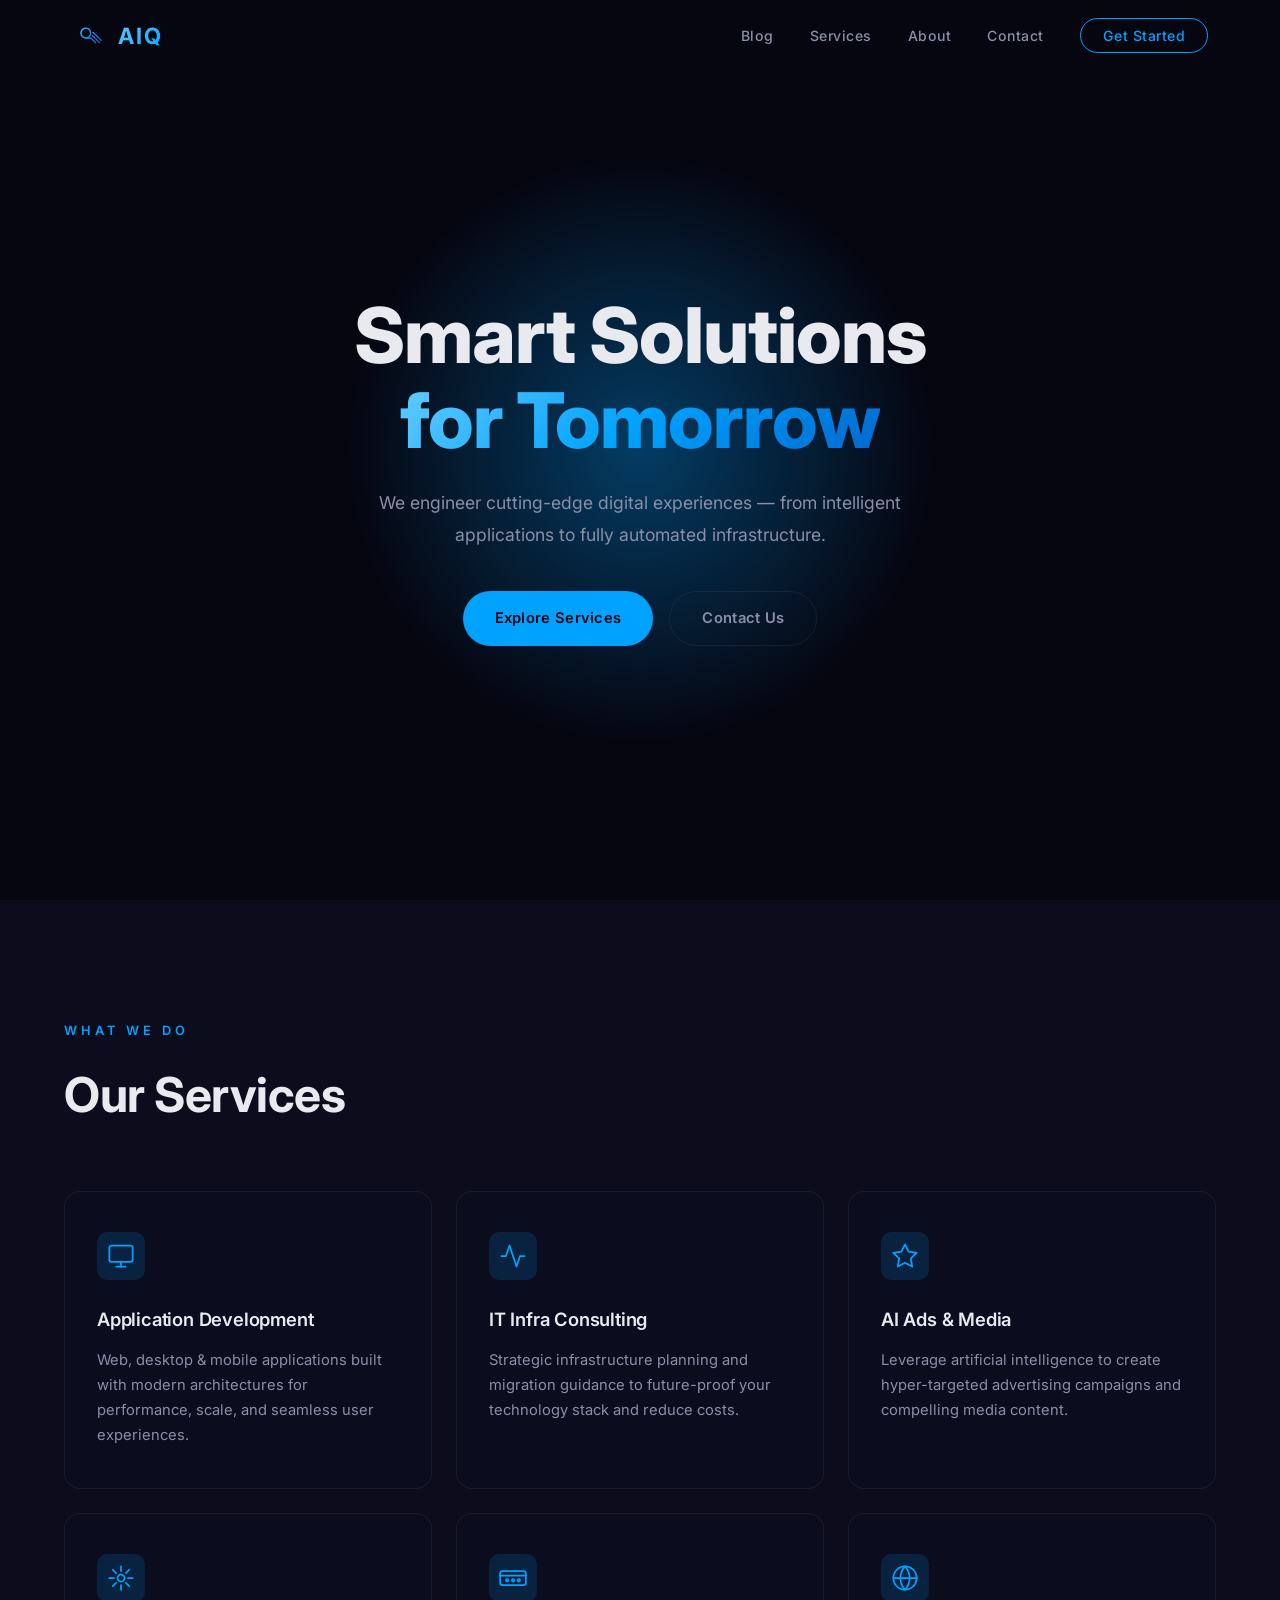
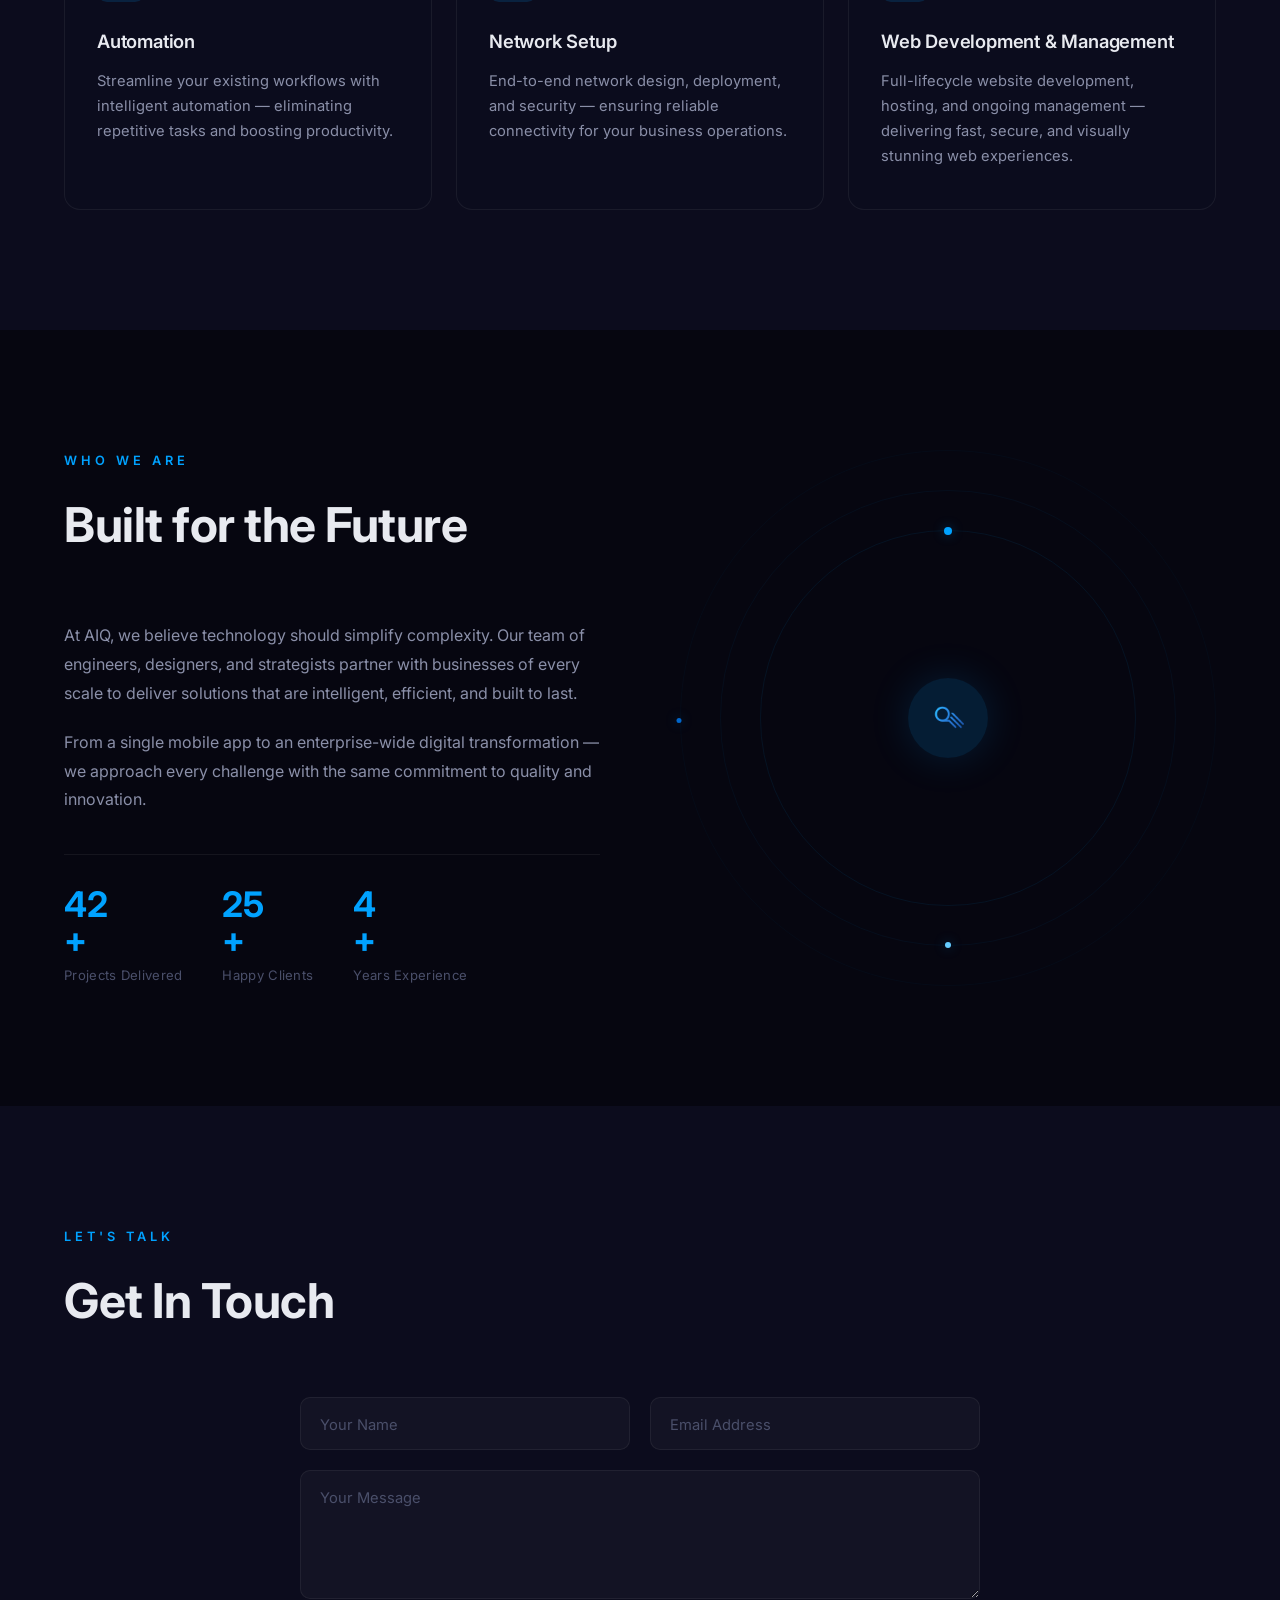
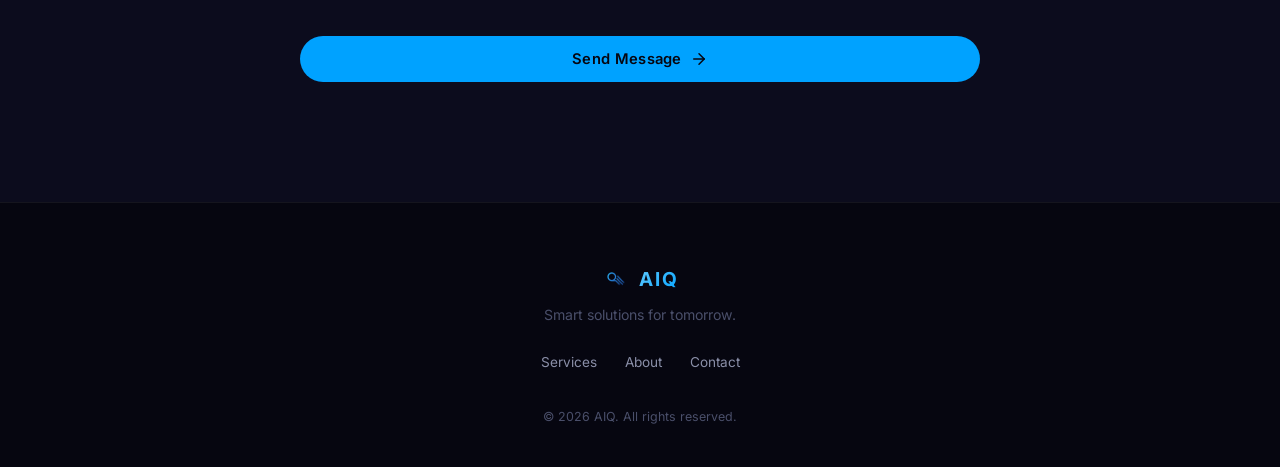
<file: index.html>
<!DOCTYPE html>
<html lang="en">

<head>
  <meta charset="UTF-8" />
  <meta name="viewport" content="width=device-width, initial-scale=1.0" />
  <title>AIQ — Smart Solutions for Tomorrow</title>
  <meta name="description"
    content="AIQ delivers smart solutions for tomorrow — Application Development, IT Consulting, AI Ads & Media, Automation, and Network Setup." />
  <link rel="icon" type="image/png" href="assets/images/favicon.png" />
  <link rel="preconnect" href="https://fonts.googleapis.com" />
  <link rel="preconnect" href="https://fonts.gstatic.com" crossorigin />
  <link href="https://fonts.googleapis.com/css2?family=Inter:wght@300;400;500;600;700;800&display=swap"
    rel="stylesheet" />
  <link rel="stylesheet" href="assets/css/styles.css" />
</head>

<body>

  <!-- ─── Canvas Background ─── -->
  <canvas id="gridCanvas"></canvas>

  <!-- ─── Navigation ─── -->
  <nav id="navbar">
    <div class="nav-inner">
      <a href="#hero" class="nav-brand">
        <img src="assets/images/logo.png" alt="AIQ Logo" class="nav-logo" />
        <span class="nav-name">AIQ</span>
      </a>
      <button id="menuToggle" class="menu-toggle" aria-label="Toggle menu">
        <span></span><span></span><span></span>
      </button>
      <ul id="navLinks" class="nav-links">
        <li><a href="blog/">Blog</a></li>
        <li><a href="#services">Services</a></li>
        <li><a href="#about">About</a></li>
        <li><a href="#contact">Contact</a></li>
        <li><a href="#contact" class="nav-cta">Get Started</a></li>
      </ul>
    </div>
  </nav>

  <!-- ─── Hero ─── -->
  <section id="hero">
    <div class="hero-content">

      <h1 class="hero-title reveal">
        Smart Solutions<br />
        <span class="gradient-text">for Tomorrow</span>
      </h1>
      <p class="hero-sub reveal">We engineer cutting-edge digital experiences — from intelligent applications to fully
        automated infrastructure.</p>
      <div class="hero-actions reveal">
        <a href="#services" class="btn btn-primary">Explore Services</a>
        <a href="#contact" class="btn btn-ghost">Contact Us</a>
      </div>
    </div>
    <div class="hero-glow"></div>
  </section>

  <!-- ─── Services ─── -->
  <section id="services">
    <div class="section-inner">
      <p class="section-label reveal">What We Do</p>
      <h2 class="section-title reveal">Our Services</h2>
      <div class="services-grid">

        <div class="service-card reveal">
          <div class="card-icon">
            <svg viewBox="0 0 24 24" fill="none" stroke="currentColor" stroke-width="1.5" stroke-linecap="round"
              stroke-linejoin="round">
              <rect x="2" y="3" width="20" height="14" rx="2" />
              <line x1="8" y1="21" x2="16" y2="21" />
              <line x1="12" y1="17" x2="12" y2="21" />
            </svg>
          </div>
          <h3>Application Development</h3>
          <p>Web, desktop & mobile applications built with modern architectures for performance, scale, and seamless
            user experiences.</p>
        </div>

        <div class="service-card reveal">
          <div class="card-icon">
            <svg viewBox="0 0 24 24" fill="none" stroke="currentColor" stroke-width="1.5" stroke-linecap="round"
              stroke-linejoin="round">
              <path d="M22 12h-4l-3 9L9 3l-3 9H2" />
            </svg>
          </div>
          <h3>IT Infra Consulting</h3>
          <p>Strategic infrastructure planning and migration guidance to future-proof your technology stack and reduce
            costs.</p>
        </div>

        <div class="service-card reveal">
          <div class="card-icon">
            <svg viewBox="0 0 24 24" fill="none" stroke="currentColor" stroke-width="1.5" stroke-linecap="round"
              stroke-linejoin="round">
              <polygon
                points="12 2 15.09 8.26 22 9.27 17 14.14 18.18 21.02 12 17.77 5.82 21.02 7 14.14 2 9.27 8.91 8.26 12 2" />
            </svg>
          </div>
          <h3>AI Ads &amp; Media</h3>
          <p>Leverage artificial intelligence to create hyper-targeted advertising campaigns and compelling media
            content.</p>
        </div>

        <div class="service-card reveal">
          <div class="card-icon">
            <svg viewBox="0 0 24 24" fill="none" stroke="currentColor" stroke-width="1.5" stroke-linecap="round"
              stroke-linejoin="round">
              <path
                d="M12 2v4m0 12v4M4.93 4.93l2.83 2.83m8.48 8.48l2.83 2.83M2 12h4m12 0h4M4.93 19.07l2.83-2.83m8.48-8.48l2.83-2.83" />
              <circle cx="12" cy="12" r="3" />
            </svg>
          </div>
          <h3>Automation</h3>
          <p>Streamline your existing workflows with intelligent automation — eliminating repetitive tasks and boosting
            productivity.</p>
        </div>

        <div class="service-card reveal">
          <div class="card-icon">
            <svg viewBox="0 0 24 24" fill="none" stroke="currentColor" stroke-width="1.5" stroke-linecap="round"
              stroke-linejoin="round">
              <rect x="1" y="6" width="22" height="12" rx="2" />
              <line x1="1" y1="10" x2="23" y2="10" />
              <circle cx="7" cy="14" r="1" />
              <circle cx="12" cy="14" r="1" />
              <circle cx="17" cy="14" r="1" />
            </svg>
          </div>
          <h3>Network Setup</h3>
          <p>End-to-end network design, deployment, and security — ensuring reliable connectivity for your business
            operations.</p>
        </div>

        <div class="service-card reveal">
          <div class="card-icon">
            <svg viewBox="0 0 24 24" fill="none" stroke="currentColor" stroke-width="1.5" stroke-linecap="round"
              stroke-linejoin="round">
              <circle cx="12" cy="12" r="10" />
              <line x1="2" y1="12" x2="22" y2="12" />
              <path d="M12 2a15.3 15.3 0 0 1 4 10 15.3 15.3 0 0 1-4 10 15.3 15.3 0 0 1-4-10 15.3 15.3 0 0 1 4-10z" />
            </svg>
          </div>
          <h3>Web Development &amp; Management</h3>
          <p>Full-lifecycle website development, hosting, and ongoing management — delivering fast, secure, and visually
            stunning web experiences.</p>
        </div>

      </div>
    </div>
  </section>

  <!-- ─── About ─── -->
  <section id="about">
    <div class="section-inner about-grid">
      <div class="about-text">
        <p class="section-label reveal">Who We Are</p>
        <h2 class="section-title reveal">Built for the Future</h2>
        <p class="about-desc reveal">At AIQ, we believe technology should simplify complexity. Our team of engineers,
          designers, and strategists partner with businesses of every scale to deliver solutions that are intelligent,
          efficient, and built to last.</p>
        <p class="about-desc reveal">From a single mobile app to an enterprise-wide digital transformation — we approach
          every challenge with the same commitment to quality and innovation.</p>
        <div class="about-stats reveal">
          <div class="stat">
            <span class="stat-number" data-target="50">0</span><span class="stat-suffix">+</span>
            <span class="stat-label">Projects Delivered</span>
          </div>
          <div class="stat">
            <span class="stat-number" data-target="30">0</span><span class="stat-suffix">+</span>
            <span class="stat-label">Happy Clients</span>
          </div>
          <div class="stat">
            <span class="stat-number" data-target="5">0</span><span class="stat-suffix">+</span>
            <span class="stat-label">Years Experience</span>
          </div>
        </div>
      </div>
      <div class="about-visual reveal">
        <div class="orbit-ring ring-1"></div>
        <div class="orbit-ring ring-2"></div>
        <div class="orbit-ring ring-3"></div>
        <div class="orbit-core">
          <img src="assets/images/logo.png" alt="AIQ" />
        </div>
      </div>
    </div>
  </section>

  <!-- ─── Contact ─── -->
  <section id="contact">
    <div class="section-inner">
      <p class="section-label reveal">Let's Talk</p>
      <h2 class="section-title reveal">Get In Touch</h2>
      <form id="contactForm" class="contact-form reveal" onsubmit="return false;">
        <div class="form-row">
          <div class="form-group">
            <input type="text" id="name" placeholder=" " required />
            <label for="name">Your Name</label>
          </div>
          <div class="form-group">
            <input type="email" id="email" placeholder=" " required />
            <label for="email">Email Address</label>
          </div>
        </div>
        <div class="form-group">
          <textarea id="message" rows="5" placeholder=" " required></textarea>
          <label for="message">Your Message</label>
        </div>
        <button type="submit" class="btn btn-primary btn-submit">
          <span>Send Message</span>
          <svg viewBox="0 0 24 24" fill="none" stroke="currentColor" stroke-width="2" stroke-linecap="round"
            stroke-linejoin="round">
            <line x1="5" y1="12" x2="19" y2="12" />
            <polyline points="12 5 19 12 12 19" />
          </svg>
        </button>
      </form>
    </div>
  </section>

  <!-- ─── Footer ─── -->
  <footer id="footer">
    <div class="footer-inner">
      <div class="footer-brand">
        <img src="assets/images/logo.png" alt="AIQ" class="footer-logo" />
        <span>AIQ</span>
      </div>
      <p class="footer-tagline">Smart solutions for tomorrow.</p>
      <div class="footer-links">
        <a href="#services">Services</a>
        <a href="#about">About</a>
        <a href="#contact">Contact</a>
      </div>
      <p class="footer-copy">&copy; 2026 AIQ. All rights reserved.</p>
    </div>
  </footer>

  <script src="assets/js/script.js"></script>
</body>

</html>
</file>
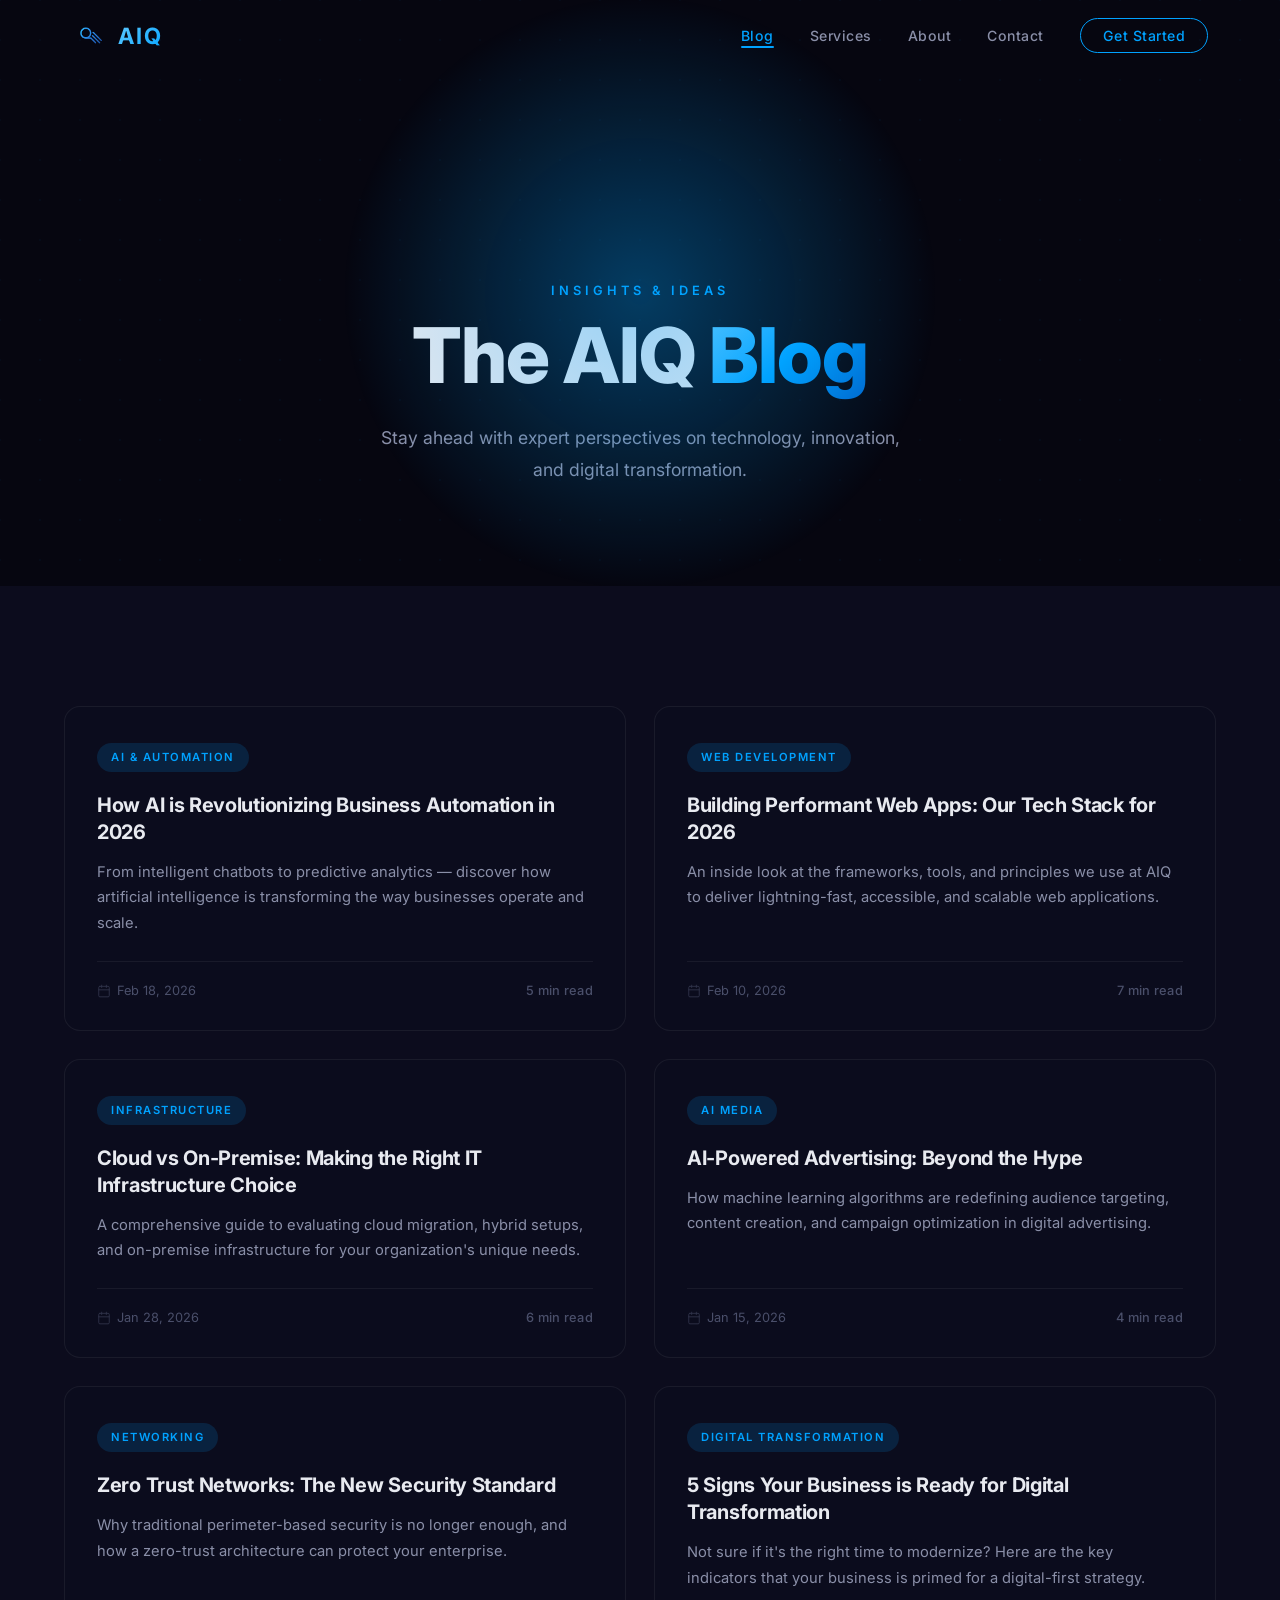
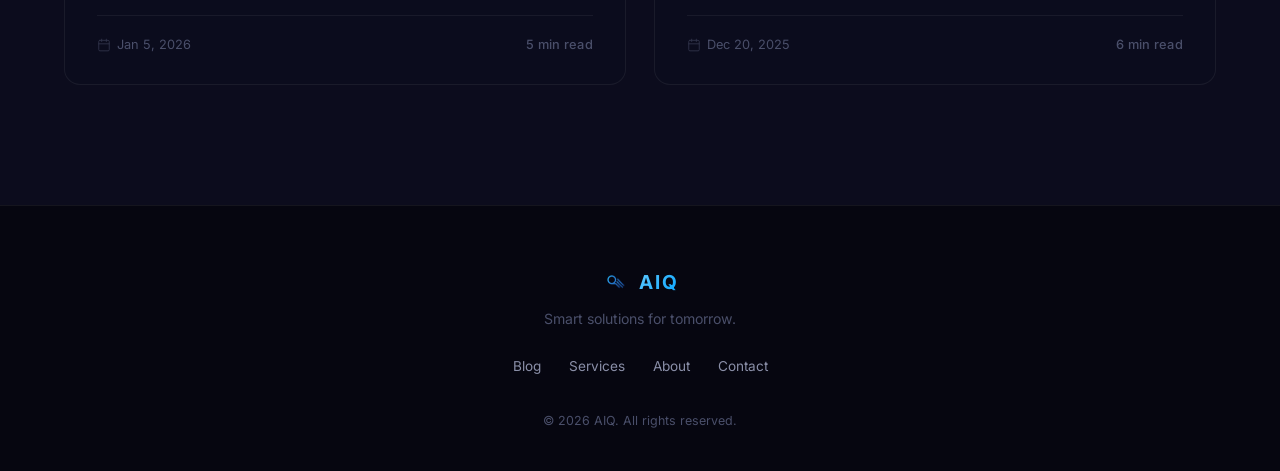
<file: blog/index.html>
<!DOCTYPE html>
<html lang="en">

<head>
    <meta charset="UTF-8" />
    <meta name="viewport" content="width=device-width, initial-scale=1.0" />
    <title>Blog — AIQ | Smart Solutions for Tomorrow</title>
    <meta name="description"
        content="Explore the AIQ blog for insights on application development, IT infrastructure, AI-powered media, automation, and emerging technology trends." />
    <link rel="icon" type="image/png" href="../assets/images/favicon.png" />
    <link rel="preconnect" href="https://fonts.googleapis.com" />
    <link rel="preconnect" href="https://fonts.gstatic.com" crossorigin />
    <link href="https://fonts.googleapis.com/css2?family=Inter:wght@300;400;500;600;700;800&display=swap"
        rel="stylesheet" />
    <link rel="stylesheet" href="../assets/css/styles.css" />
    <link rel="stylesheet" href="../assets/css/blog.css" />
</head>

<body>

    <!-- ─── Canvas Background ─── -->
    <canvas id="gridCanvas"></canvas>

    <!-- ─── Navigation ─── -->
    <nav id="navbar">
        <div class="nav-inner">
            <a href="../index.html#hero" class="nav-brand">
                <img src="../assets/images/logo.png" alt="AIQ Logo" class="nav-logo" />
                <span class="nav-name">AIQ</span>
            </a>
            <button id="menuToggle" class="menu-toggle" aria-label="Toggle menu">
                <span></span><span></span><span></span>
            </button>
            <ul id="navLinks" class="nav-links">
                <li><a href="./" class="nav-active">Blog</a></li>
                <li><a href="../index.html#services">Services</a></li>
                <li><a href="../index.html#about">About</a></li>
                <li><a href="../index.html#contact">Contact</a></li>
                <li><a href="../index.html#contact" class="nav-cta">Get Started</a></li>
            </ul>
        </div>
    </nav>

    <!-- ─── Blog Hero ─── -->
    <section id="blog-hero">
        <div class="section-inner blog-hero-inner">
            <p class="section-label reveal">Insights & Ideas</p>
            <h1 class="hero-title reveal">
                The AIQ <span class="gradient-text">Blog</span>
            </h1>
            <p class="hero-sub reveal">Stay ahead with expert perspectives on technology, innovation, and digital
                transformation.</p>
        </div>
        <div class="hero-glow"></div>
    </section>

    <!-- ─── Blog Posts Grid ─── -->
    <section id="blog-posts">
        <div class="section-inner">
            <div class="blog-grid">

                <!-- Post 1 -->
                <a href="ai-automation.html" class="blog-card-link">
                    <article class="blog-card reveal">
                        <div class="blog-card-badge">AI & Automation</div>
                        <h2 class="blog-card-title">How AI is Revolutionizing Business Automation in 2026</h2>
                        <p class="blog-card-excerpt">From intelligent chatbots to predictive analytics — discover how
                            artificial intelligence is transforming the way businesses operate and scale.</p>
                        <div class="blog-card-meta">
                            <span class="blog-date">
                                <svg viewBox="0 0 24 24" fill="none" stroke="currentColor" stroke-width="1.5"
                                    stroke-linecap="round" stroke-linejoin="round">
                                    <rect x="3" y="4" width="18" height="18" rx="2" />
                                    <line x1="16" y1="2" x2="16" y2="6" />
                                    <line x1="8" y1="2" x2="8" y2="6" />
                                    <line x1="3" y1="10" x2="21" y2="10" />
                                </svg>
                                Feb 18, 2026
                            </span>
                            <span class="blog-read-time">5 min read</span>
                        </div>
                    </article>
                </a>

                <!-- Post 2 -->
                <a href="web-tech-stack.html" class="blog-card-link">
                    <article class="blog-card reveal">
                        <div class="blog-card-badge">Web Development</div>
                        <h2 class="blog-card-title">Building Performant Web Apps: Our Tech Stack for 2026</h2>
                        <p class="blog-card-excerpt">An inside look at the frameworks, tools, and principles we use at
                            AIQ
                            to deliver lightning-fast, accessible, and scalable web applications.</p>
                        <div class="blog-card-meta">
                            <span class="blog-date">
                                <svg viewBox="0 0 24 24" fill="none" stroke="currentColor" stroke-width="1.5"
                                    stroke-linecap="round" stroke-linejoin="round">
                                    <rect x="3" y="4" width="18" height="18" rx="2" />
                                    <line x1="16" y1="2" x2="16" y2="6" />
                                    <line x1="8" y1="2" x2="8" y2="6" />
                                    <line x1="3" y1="10" x2="21" y2="10" />
                                </svg>
                                Feb 10, 2026
                            </span>
                            <span class="blog-read-time">7 min read</span>
                        </div>
                    </article>
                </a>

                <!-- Post 3 -->
                <a href="cloud-vs-onprem.html" class="blog-card-link">
                    <article class="blog-card reveal">
                        <div class="blog-card-badge">Infrastructure</div>
                        <h2 class="blog-card-title">Cloud vs On-Premise: Making the Right IT Infrastructure Choice</h2>
                        <p class="blog-card-excerpt">A comprehensive guide to evaluating cloud migration, hybrid setups,
                            and
                            on-premise infrastructure for your organization's unique needs.</p>
                        <div class="blog-card-meta">
                            <span class="blog-date">
                                <svg viewBox="0 0 24 24" fill="none" stroke="currentColor" stroke-width="1.5"
                                    stroke-linecap="round" stroke-linejoin="round">
                                    <rect x="3" y="4" width="18" height="18" rx="2" />
                                    <line x1="16" y1="2" x2="16" y2="6" />
                                    <line x1="8" y1="2" x2="8" y2="6" />
                                    <line x1="3" y1="10" x2="21" y2="10" />
                                </svg>
                                Jan 28, 2026
                            </span>
                            <span class="blog-read-time">6 min read</span>
                        </div>
                    </article>
                </a>

                <!-- Post 4 -->
                <a href="ai-advertising.html" class="blog-card-link">
                    <article class="blog-card reveal">
                        <div class="blog-card-badge">AI Media</div>
                        <h2 class="blog-card-title">AI-Powered Advertising: Beyond the Hype</h2>
                        <p class="blog-card-excerpt">How machine learning algorithms are redefining audience targeting,
                            content creation, and campaign optimization in digital advertising.</p>
                        <div class="blog-card-meta">
                            <span class="blog-date">
                                <svg viewBox="0 0 24 24" fill="none" stroke="currentColor" stroke-width="1.5"
                                    stroke-linecap="round" stroke-linejoin="round">
                                    <rect x="3" y="4" width="18" height="18" rx="2" />
                                    <line x1="16" y1="2" x2="16" y2="6" />
                                    <line x1="8" y1="2" x2="8" y2="6" />
                                    <line x1="3" y1="10" x2="21" y2="10" />
                                </svg>
                                Jan 15, 2026
                            </span>
                            <span class="blog-read-time">4 min read</span>
                        </div>
                    </article>
                </a>

                <!-- Post 5 -->
                <a href="zero-trust.html" class="blog-card-link">
                    <article class="blog-card reveal">
                        <div class="blog-card-badge">Networking</div>
                        <h2 class="blog-card-title">Zero Trust Networks: The New Security Standard</h2>
                        <p class="blog-card-excerpt">Why traditional perimeter-based security is no longer enough, and
                            how a
                            zero-trust architecture can protect your enterprise.</p>
                        <div class="blog-card-meta">
                            <span class="blog-date">
                                <svg viewBox="0 0 24 24" fill="none" stroke="currentColor" stroke-width="1.5"
                                    stroke-linecap="round" stroke-linejoin="round">
                                    <rect x="3" y="4" width="18" height="18" rx="2" />
                                    <line x1="16" y1="2" x2="16" y2="6" />
                                    <line x1="8" y1="2" x2="8" y2="6" />
                                    <line x1="3" y1="10" x2="21" y2="10" />
                                </svg>
                                Jan 5, 2026
                            </span>
                            <span class="blog-read-time">5 min read</span>
                        </div>
                    </article>
                </a>

                <!-- Post 6 -->
                <a href="digital-transformation.html" class="blog-card-link">
                    <article class="blog-card reveal">
                        <div class="blog-card-badge">Digital Transformation</div>
                        <h2 class="blog-card-title">5 Signs Your Business is Ready for Digital Transformation</h2>
                        <p class="blog-card-excerpt">Not sure if it's the right time to modernize? Here are the key
                            indicators that your business is primed for a digital-first strategy.</p>
                        <div class="blog-card-meta">
                            <span class="blog-date">
                                <svg viewBox="0 0 24 24" fill="none" stroke="currentColor" stroke-width="1.5"
                                    stroke-linecap="round" stroke-linejoin="round">
                                    <rect x="3" y="4" width="18" height="18" rx="2" />
                                    <line x1="16" y1="2" x2="16" y2="6" />
                                    <line x1="8" y1="2" x2="8" y2="6" />
                                    <line x1="3" y1="10" x2="21" y2="10" />
                                </svg>
                                Dec 20, 2025
                            </span>
                            <span class="blog-read-time">6 min read</span>
                        </div>
                    </article>
                </a>

            </div>
        </div>
    </section>

    <!-- ─── Footer ─── -->
    <footer id="footer">
        <div class="footer-inner">
            <div class="footer-brand">
                <img src="../assets/images/logo.png" alt="AIQ" class="footer-logo" />
                <span>AIQ</span>
            </div>
            <p class="footer-tagline">Smart solutions for tomorrow.</p>
            <div class="footer-links">
                <a href="./">Blog</a>
                <a href="../index.html#services">Services</a>
                <a href="../index.html#about">About</a>
                <a href="../index.html#contact">Contact</a>
            </div>
            <p class="footer-copy">&copy; 2026 AIQ. All rights reserved.</p>
        </div>
    </footer>

    <script src="../assets/js/script.js"></script>
</body>

</html>
</file>
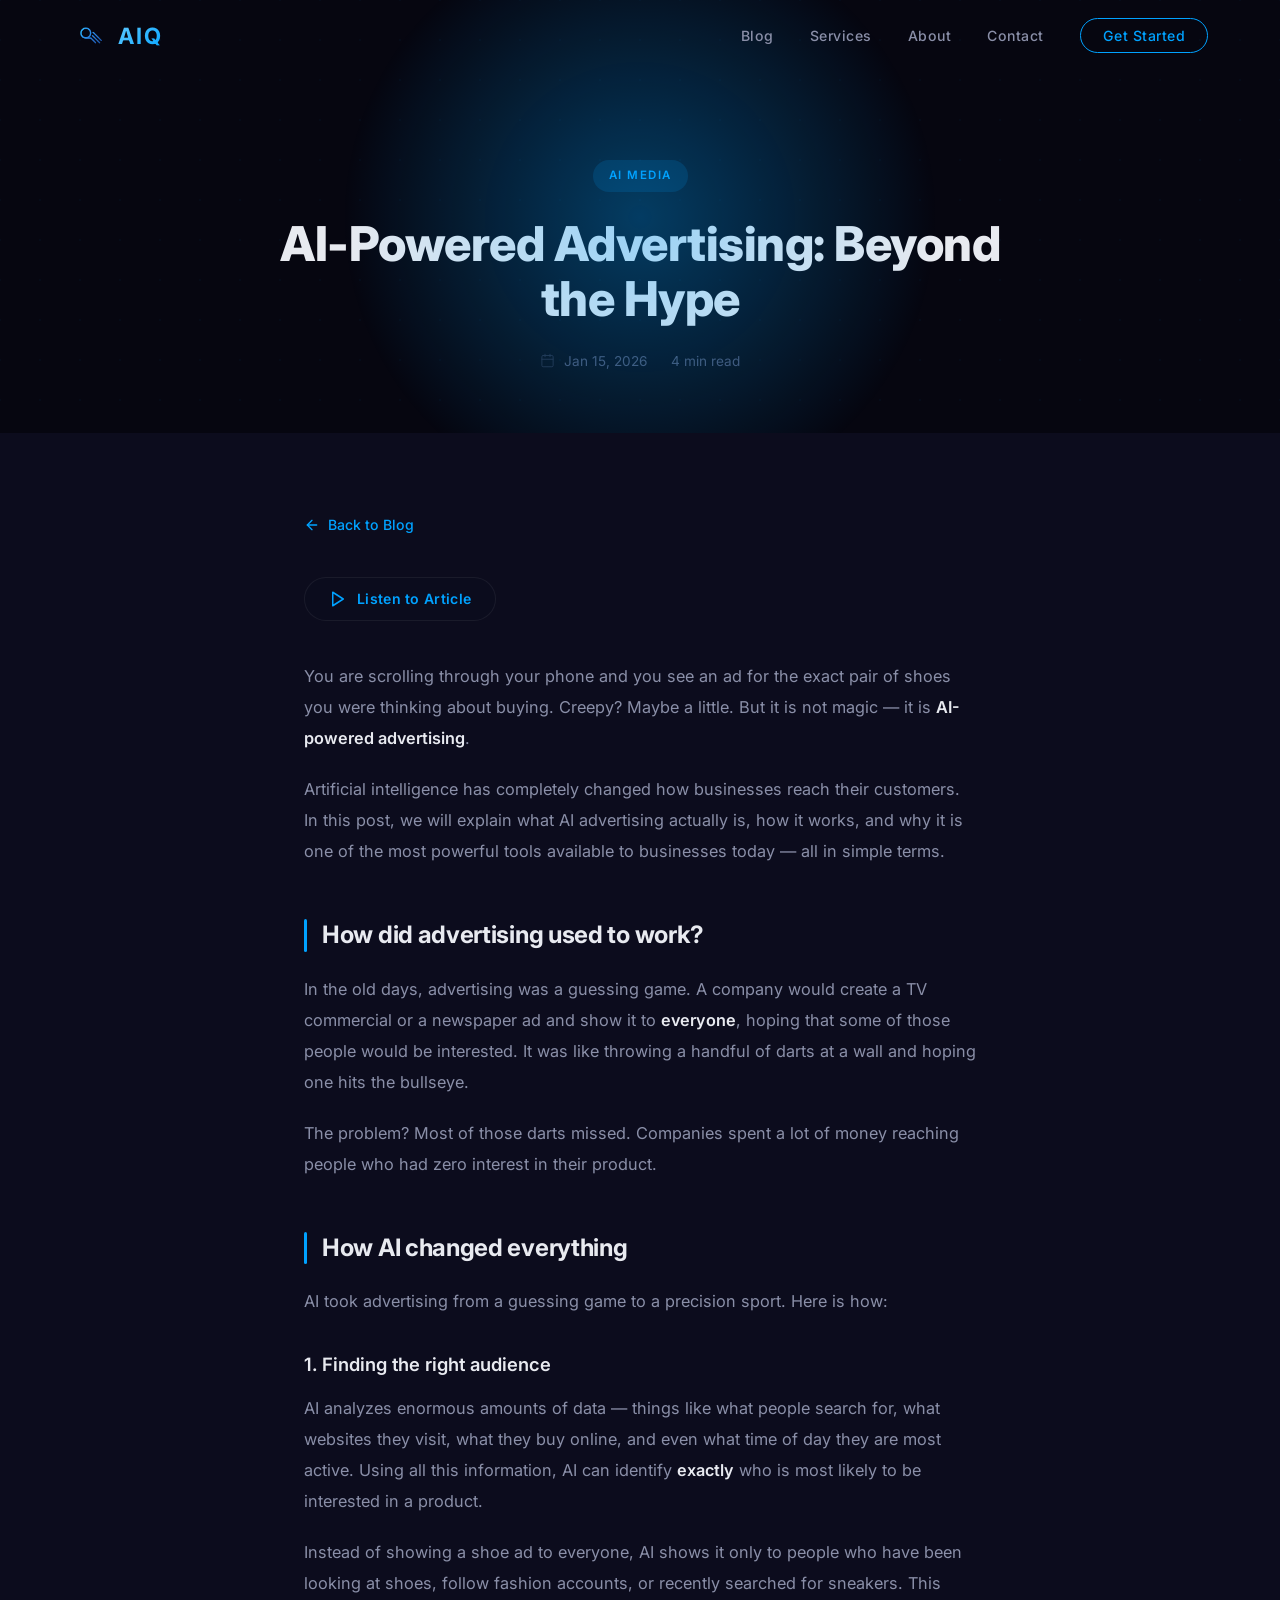
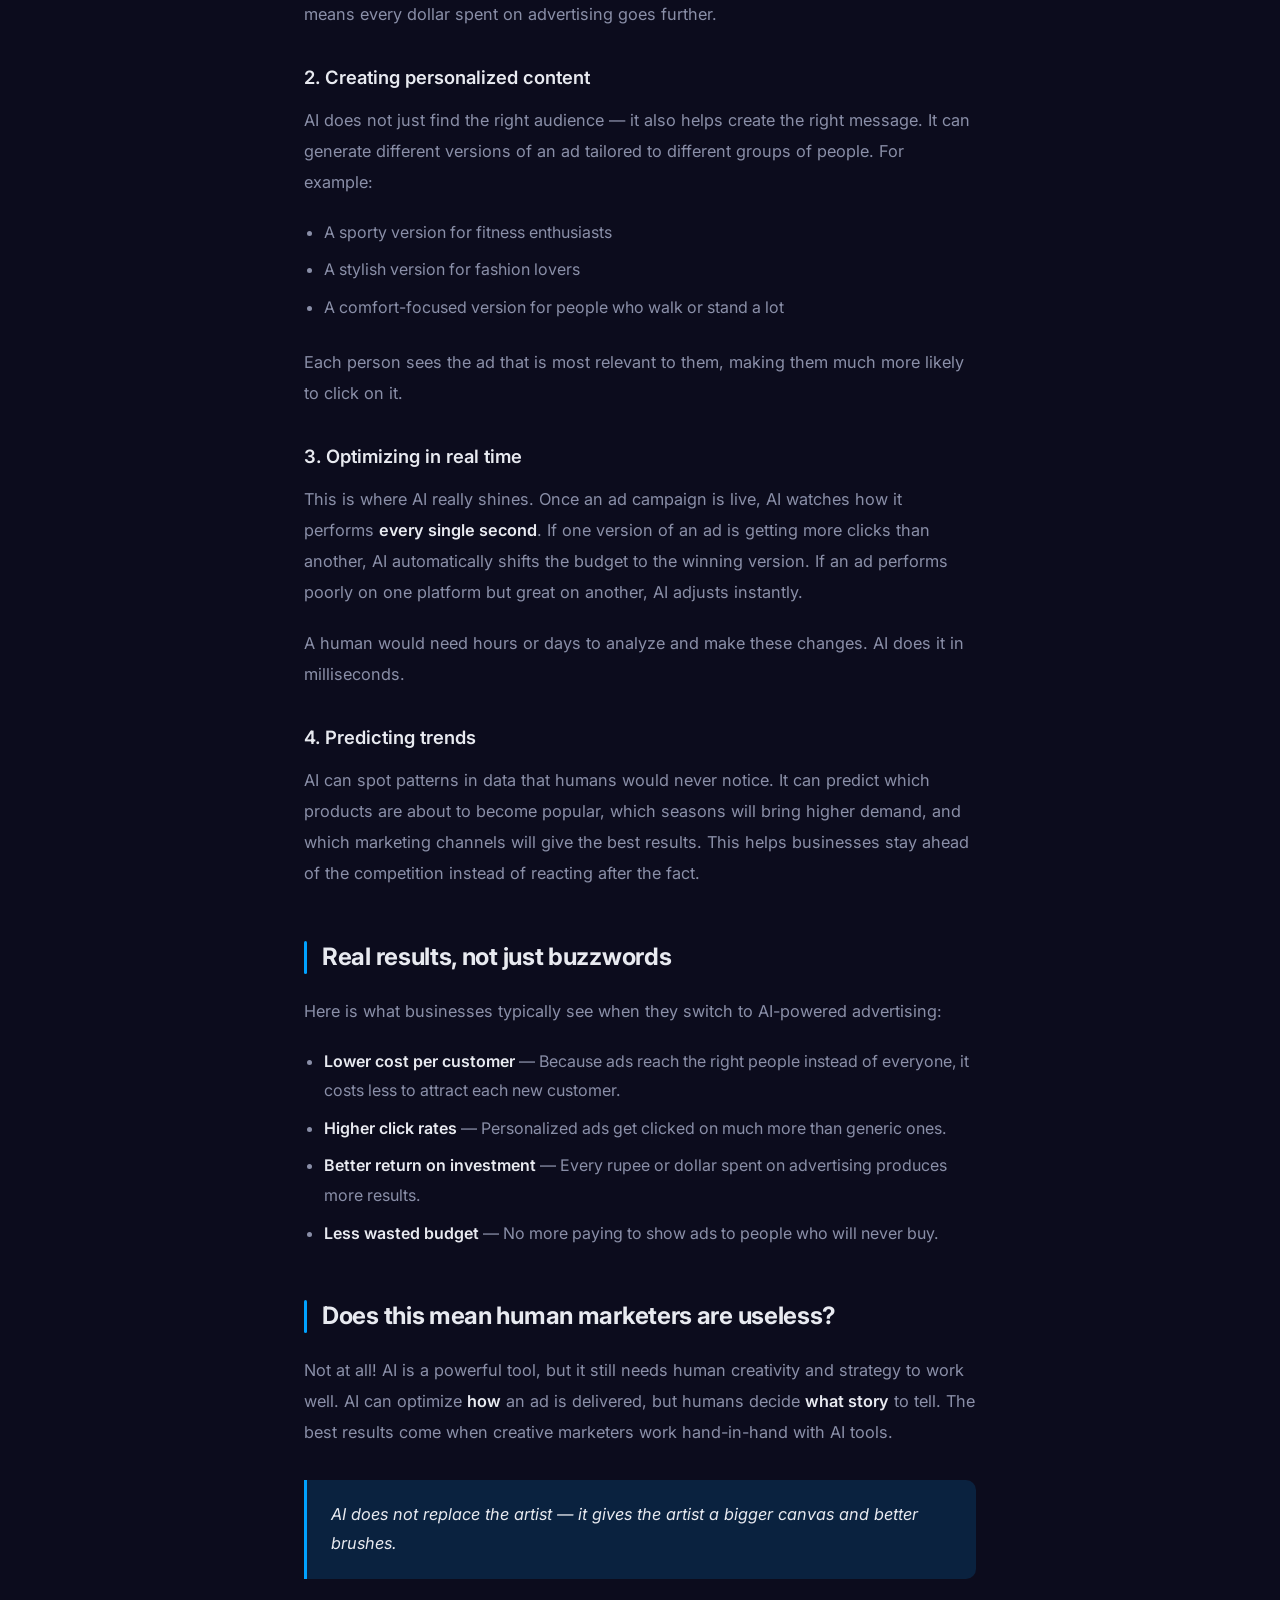
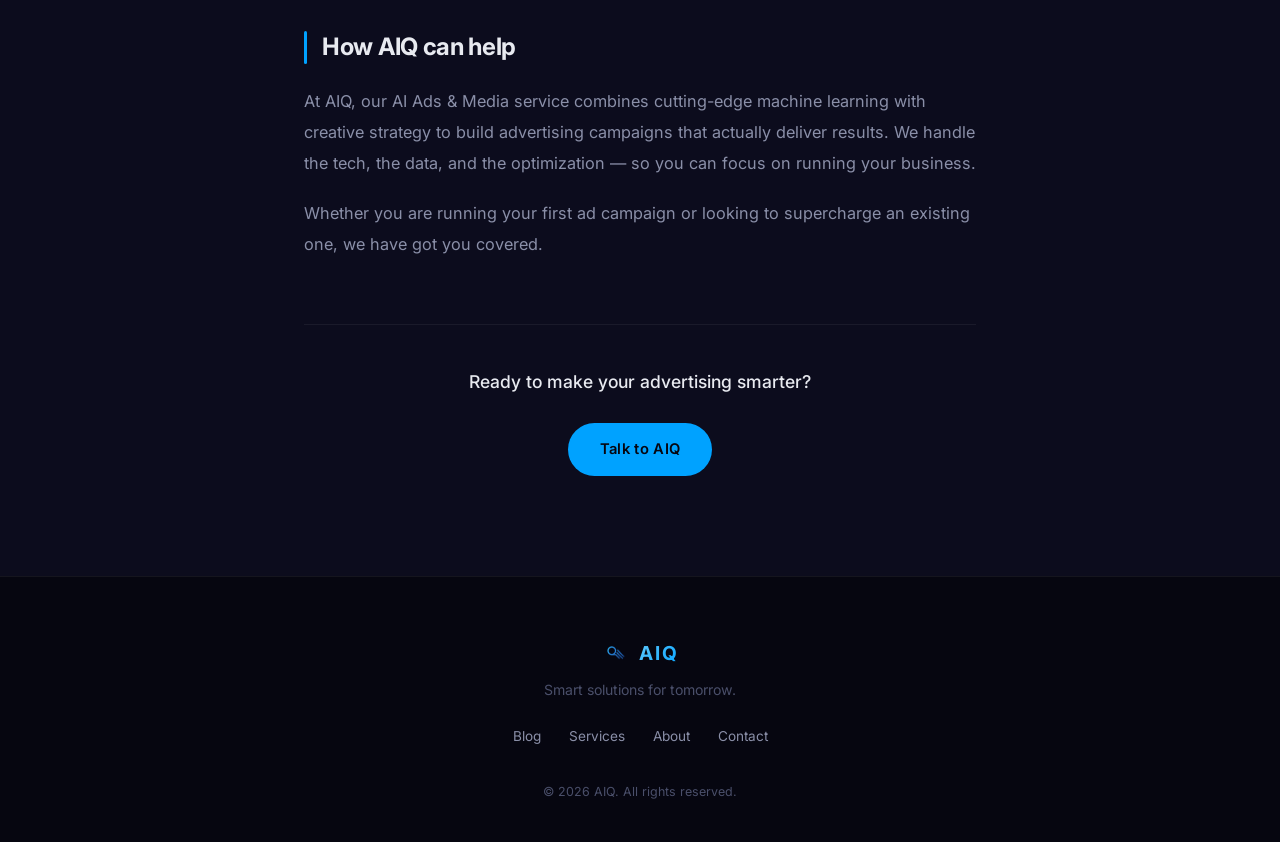
<file: blog-ai-advertising.html>
<!DOCTYPE html>
<html lang="en">

<head>
    <meta charset="UTF-8" />
    <meta name="viewport" content="width=device-width, initial-scale=1.0" />
    <title>AI-Powered Advertising: Beyond the Hype — AIQ Blog</title>
    <meta name="description"
        content="How machine learning is redefining digital advertising — audience targeting, content creation, and campaign optimization explained simply." />
    <link rel="icon" type="image/png" href="assets/favicon.png" />
    <link rel="preconnect" href="https://fonts.googleapis.com" />
    <link rel="preconnect" href="https://fonts.gstatic.com" crossorigin />
    <link href="https://fonts.googleapis.com/css2?family=Inter:wght@300;400;500;600;700;800&display=swap"
        rel="stylesheet" />
    <link rel="stylesheet" href="styles.css" />
    <link rel="stylesheet" href="blog-post.css" />
</head>

<body>

    <canvas id="gridCanvas"></canvas>

    <nav id="navbar">
        <div class="nav-inner">
            <a href="index.html#hero" class="nav-brand">
                <img src="assets/logo.png" alt="AIQ Logo" class="nav-logo" />
                <span class="nav-name">AIQ</span>
            </a>
            <button id="menuToggle" class="menu-toggle" aria-label="Toggle menu">
                <span></span><span></span><span></span>
            </button>
            <ul id="navLinks" class="nav-links">
                <li><a href="blog.html" class="nav-active">Blog</a></li>
                <li><a href="index.html#services">Services</a></li>
                <li><a href="index.html#about">About</a></li>
                <li><a href="index.html#contact">Contact</a></li>
                <li><a href="index.html#contact" class="nav-cta">Get Started</a></li>
            </ul>
        </div>
    </nav>

    <section id="article-hero">
        <div class="article-hero-inner reveal">
            <span class="article-badge">AI Media</span>
            <h1 class="article-title">AI-Powered Advertising: Beyond the Hype</h1>
            <div class="article-meta">
                <span>
                    <svg viewBox="0 0 24 24" fill="none" stroke="currentColor" stroke-width="1.5" stroke-linecap="round"
                        stroke-linejoin="round">
                        <rect x="3" y="4" width="18" height="18" rx="2" />
                        <line x1="16" y1="2" x2="16" y2="6" />
                        <line x1="8" y1="2" x2="8" y2="6" />
                        <line x1="3" y1="10" x2="21" y2="10" />
                    </svg>
                    Jan 15, 2026
                </span>
                <span>4 min read</span>
            </div>
        </div>
        <div class="hero-glow"></div>
    </section>

    <section id="article-body">
        <div class="article-content">
            <a href="blog.html" class="back-to-blog">
                <svg viewBox="0 0 24 24" fill="none" stroke="currentColor" stroke-width="2" stroke-linecap="round"
                    stroke-linejoin="round">
                    <line x1="19" y1="12" x2="5" y2="12" />
                    <polyline points="12 19 5 12 12 5" />
                </svg>
                Back to Blog
            </a>

            <div class="listen-bar">
                <button id="listenBtn" class="listen-btn" data-state="idle">
                    <span class="listen-icon"><svg viewBox="0 0 24 24" fill="none" stroke="currentColor"
                            stroke-width="2" stroke-linecap="round" stroke-linejoin="round">
                            <polygon points="5 3 19 12 5 21 5 3" />
                        </svg></span>
                    <span class="listen-label">Listen to Article</span>
                </button>
                <button id="listenStopBtn" class="listen-stop-btn" aria-label="Stop">
                    <svg viewBox="0 0 24 24" fill="none" stroke="currentColor" stroke-width="2" stroke-linecap="round"
                        stroke-linejoin="round">
                        <rect x="3" y="3" width="18" height="18" rx="2" />
                    </svg>
                </button>
            </div>

            <p>You are scrolling through your phone and you see an ad for the exact pair of shoes you were thinking
                about buying. Creepy? Maybe a little. But it is not magic — it is <strong>AI-powered
                    advertising</strong>.</p>

            <p>Artificial intelligence has completely changed how businesses reach their customers. In this post, we
                will explain what AI advertising actually is, how it works, and why it is one of the most powerful tools
                available to businesses today — all in simple terms.</p>

            <h2>How did advertising used to work?</h2>

            <p>In the old days, advertising was a guessing game. A company would create a TV commercial or a newspaper
                ad and show it to <strong>everyone</strong>, hoping that some of those people would be interested. It
                was like throwing a handful of darts at a wall and hoping one hits the bullseye.</p>

            <p>The problem? Most of those darts missed. Companies spent a lot of money reaching people who had zero
                interest in their product.</p>

            <h2>How AI changed everything</h2>

            <p>AI took advertising from a guessing game to a precision sport. Here is how:</p>

            <h3>1. Finding the right audience</h3>
            <p>AI analyzes enormous amounts of data — things like what people search for, what websites they visit, what
                they buy online, and even what time of day they are most active. Using all this information, AI can
                identify <strong>exactly</strong> who is most likely to be interested in a product.</p>
            <p>Instead of showing a shoe ad to everyone, AI shows it only to people who have been looking at shoes,
                follow fashion accounts, or recently searched for sneakers. This means every dollar spent on advertising
                goes further.</p>

            <h3>2. Creating personalized content</h3>
            <p>AI does not just find the right audience — it also helps create the right message. It can generate
                different versions of an ad tailored to different groups of people. For example:</p>
            <ul>
                <li>A sporty version for fitness enthusiasts</li>
                <li>A stylish version for fashion lovers</li>
                <li>A comfort-focused version for people who walk or stand a lot</li>
            </ul>
            <p>Each person sees the ad that is most relevant to them, making them much more likely to click on it.</p>

            <h3>3. Optimizing in real time</h3>
            <p>This is where AI really shines. Once an ad campaign is live, AI watches how it performs <strong>every
                    single second</strong>. If one version of an ad is getting more clicks than another, AI
                automatically shifts the budget to the winning version. If an ad performs poorly on one platform but
                great on another, AI adjusts instantly.</p>
            <p>A human would need hours or days to analyze and make these changes. AI does it in milliseconds.</p>

            <h3>4. Predicting trends</h3>
            <p>AI can spot patterns in data that humans would never notice. It can predict which products are about to
                become popular, which seasons will bring higher demand, and which marketing channels will give the best
                results. This helps businesses stay ahead of the competition instead of reacting after the fact.</p>

            <h2>Real results, not just buzzwords</h2>

            <p>Here is what businesses typically see when they switch to AI-powered advertising:</p>

            <ul>
                <li><strong>Lower cost per customer</strong> — Because ads reach the right people instead of everyone,
                    it costs less to attract each new customer.</li>
                <li><strong>Higher click rates</strong> — Personalized ads get clicked on much more than generic ones.
                </li>
                <li><strong>Better return on investment</strong> — Every rupee or dollar spent on advertising produces
                    more results.</li>
                <li><strong>Less wasted budget</strong> — No more paying to show ads to people who will never buy.</li>
            </ul>

            <h2>Does this mean human marketers are useless?</h2>

            <p>Not at all! AI is a powerful tool, but it still needs human creativity and strategy to work well. AI can
                optimize <strong>how</strong> an ad is delivered, but humans decide <strong>what story</strong> to tell.
                The best results come when creative marketers work hand-in-hand with AI tools.</p>

            <blockquote>AI does not replace the artist — it gives the artist a bigger canvas and better brushes.
            </blockquote>

            <h2>How AIQ can help</h2>

            <p>At AIQ, our AI Ads & Media service combines cutting-edge machine learning with creative strategy to build
                advertising campaigns that actually deliver results. We handle the tech, the data, and the optimization
                — so you can focus on running your business.</p>

            <p>Whether you are running your first ad campaign or looking to supercharge an existing one, we have got you
                covered.</p>

            <div class="article-cta">
                <p>Ready to make your advertising smarter?</p>
                <a href="index.html#contact" class="btn btn-primary">Talk to AIQ</a>
            </div>
        </div>
    </section>

    <footer id="footer">
        <div class="footer-inner">
            <div class="footer-brand">
                <img src="assets/logo.png" alt="AIQ" class="footer-logo" />
                <span>AIQ</span>
            </div>
            <p class="footer-tagline">Smart solutions for tomorrow.</p>
            <div class="footer-links">
                <a href="blog.html">Blog</a>
                <a href="index.html#services">Services</a>
                <a href="index.html#about">About</a>
                <a href="index.html#contact">Contact</a>
            </div>
            <p class="footer-copy">&copy; 2026 AIQ. All rights reserved.</p>
        </div>
    </footer>

    <script src="script.js"></script>
    <script src="blog-reader.js"></script>
</body>

</html>
</file>
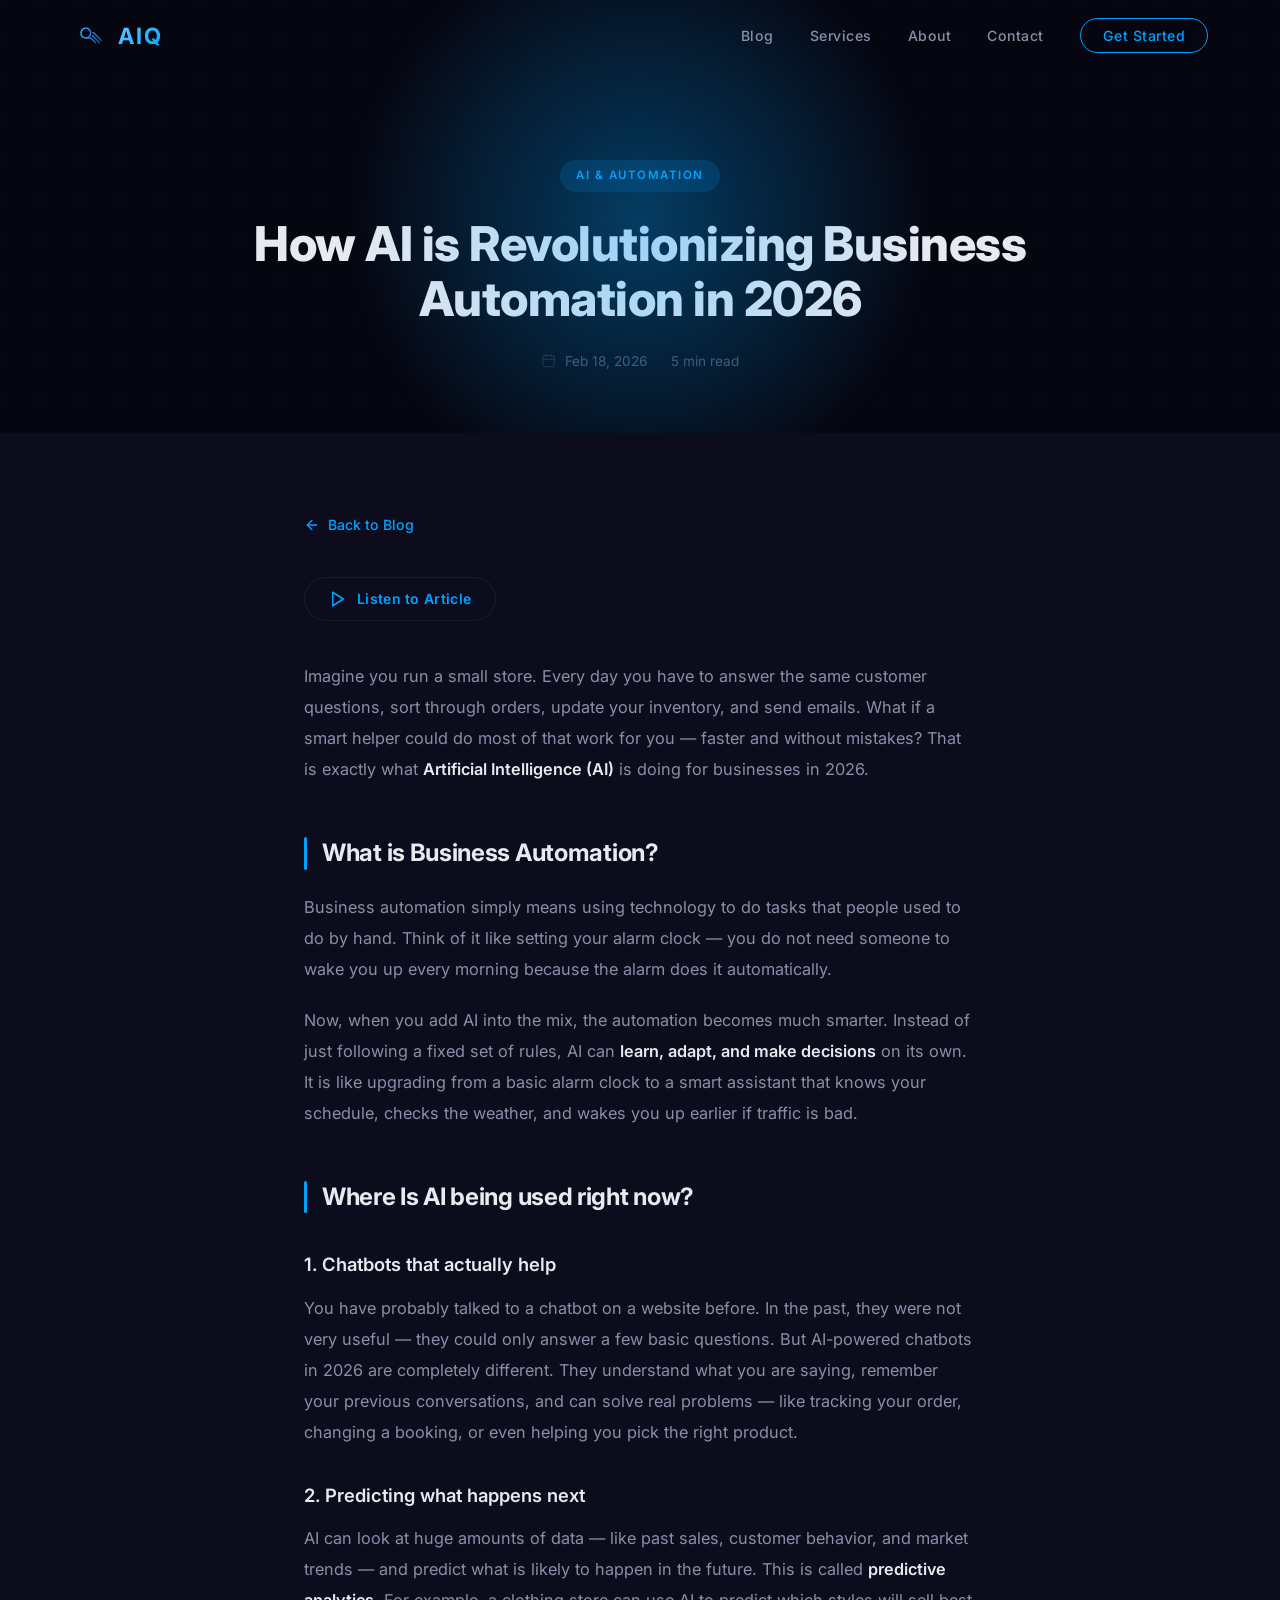
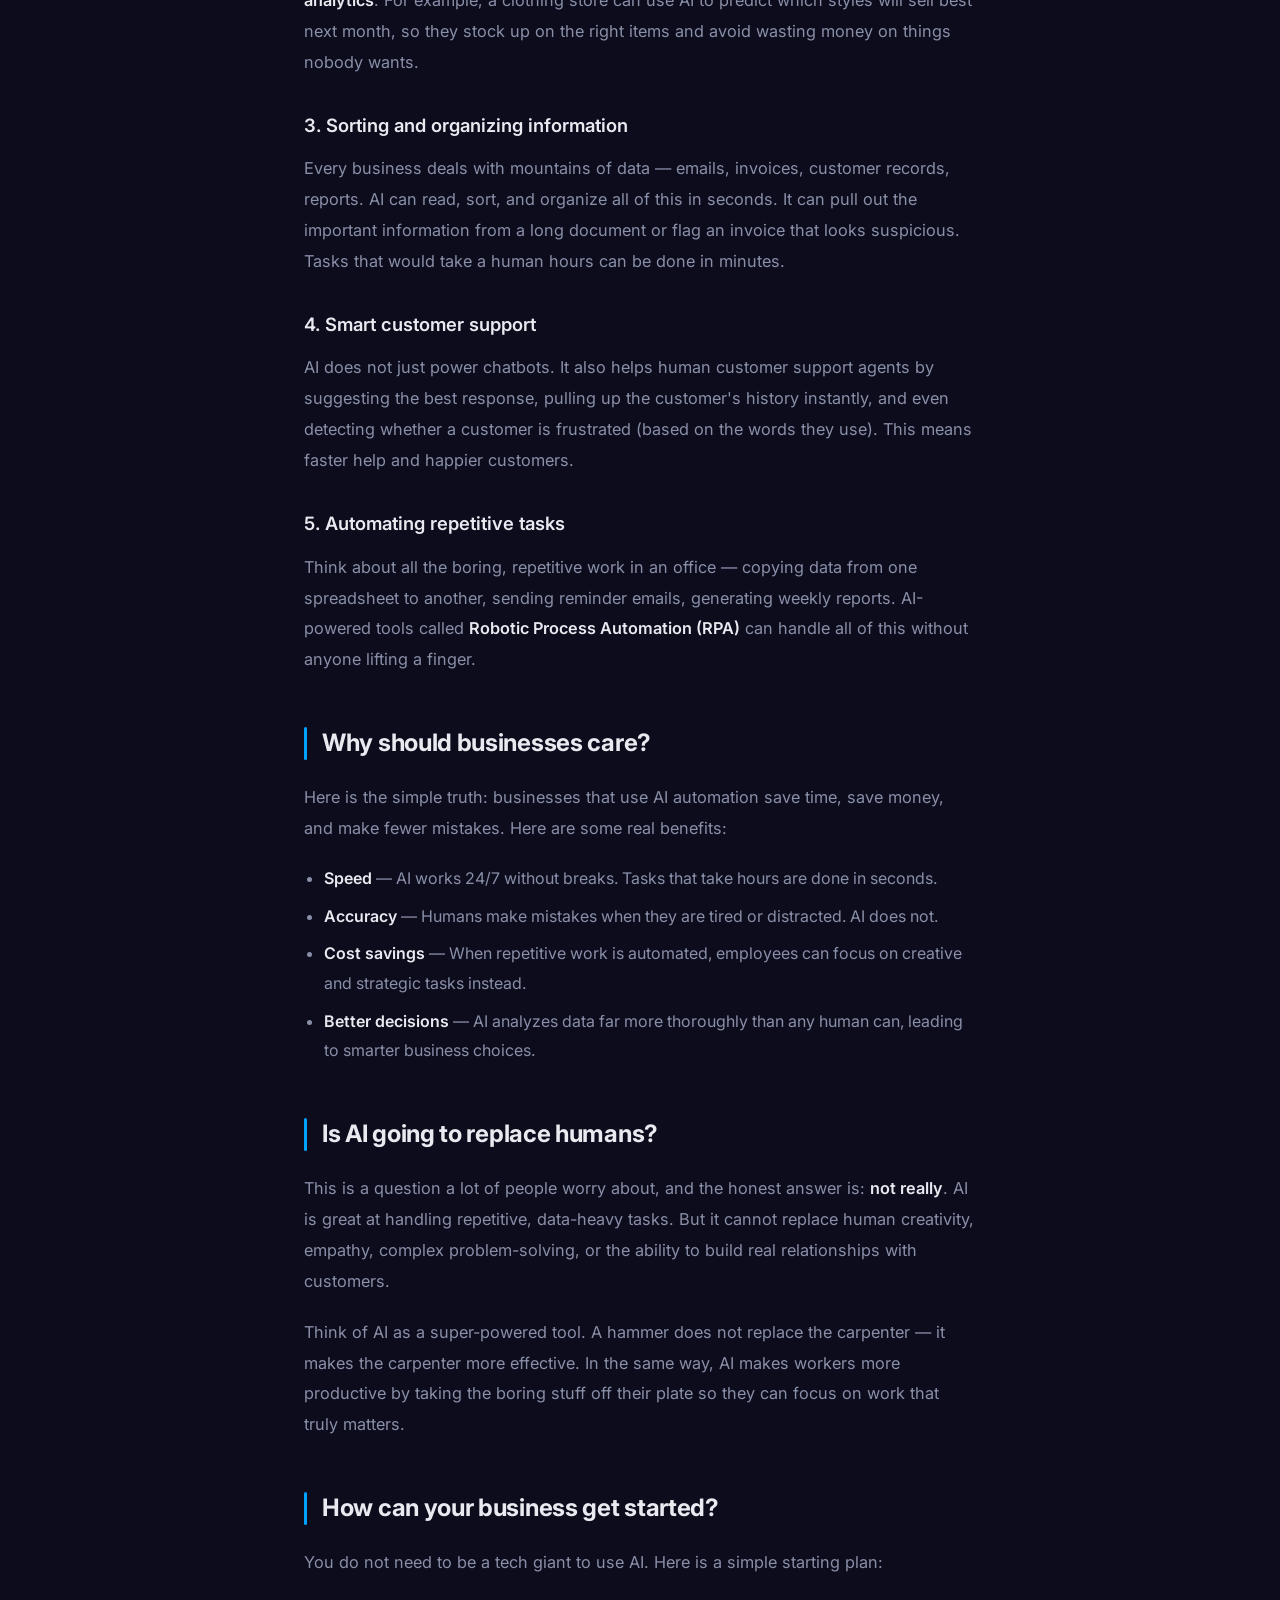
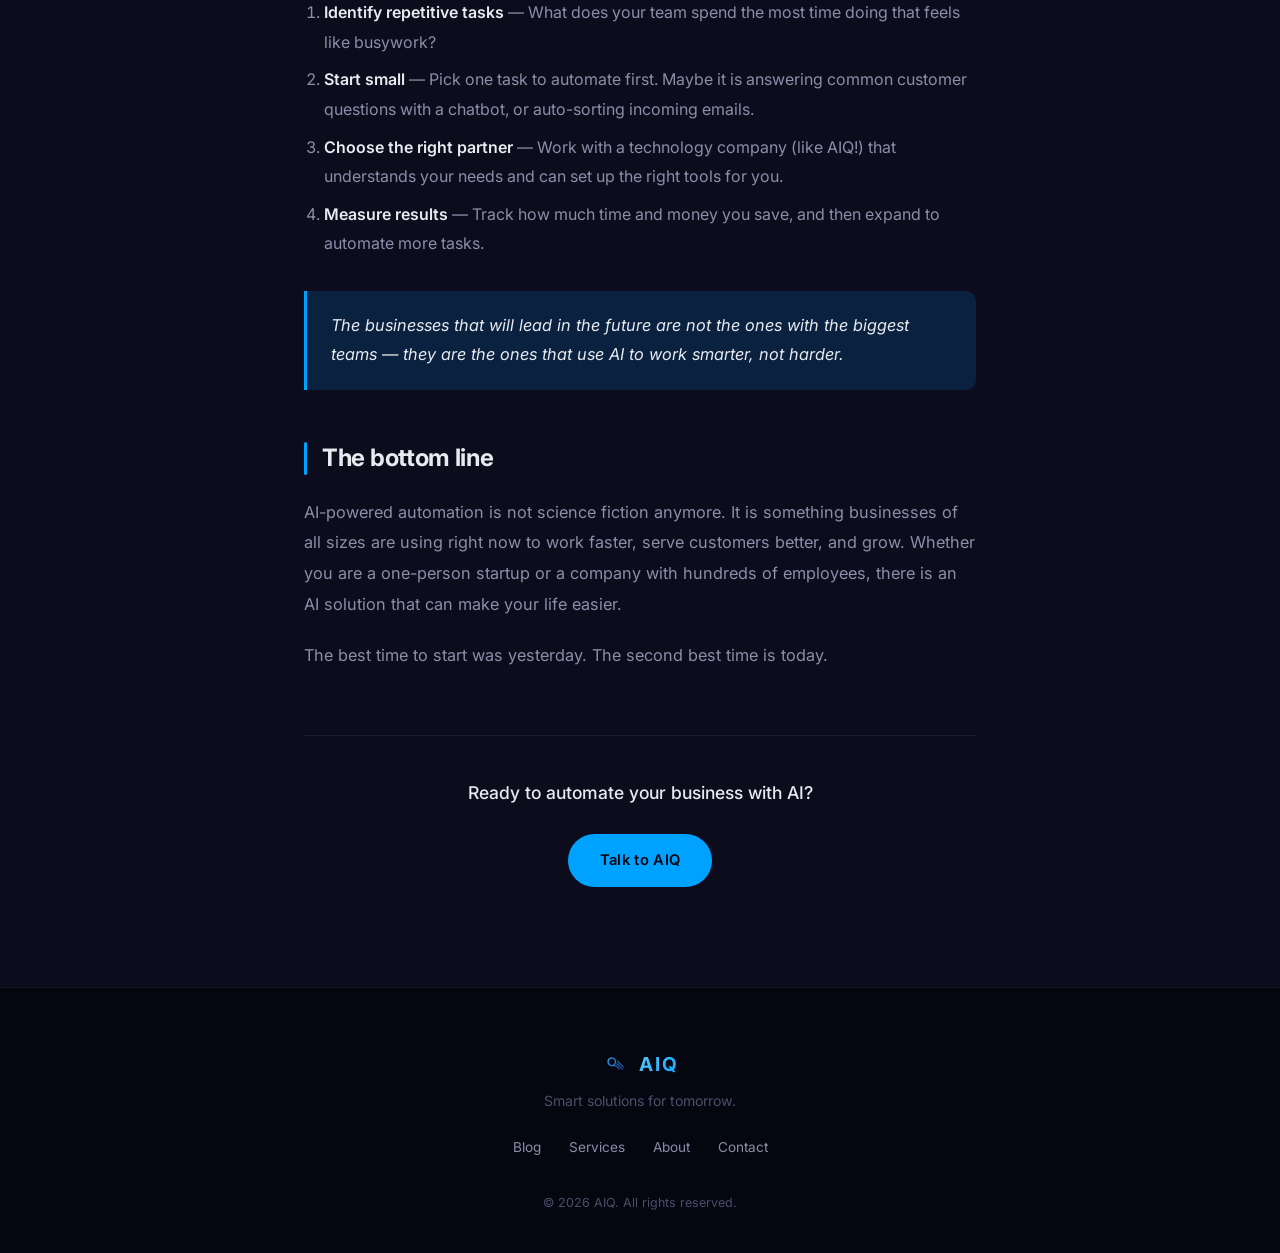
<file: blog-ai-automation.html>
<!DOCTYPE html>
<html lang="en">

<head>
    <meta charset="UTF-8" />
    <meta name="viewport" content="width=device-width, initial-scale=1.0" />
    <title>How AI is Revolutionizing Business Automation in 2026 — AIQ Blog</title>
    <meta name="description"
        content="Discover how artificial intelligence is transforming business automation — from chatbots to predictive analytics — explained in simple terms." />
    <link rel="icon" type="image/png" href="assets/favicon.png" />
    <link rel="preconnect" href="https://fonts.googleapis.com" />
    <link rel="preconnect" href="https://fonts.gstatic.com" crossorigin />
    <link href="https://fonts.googleapis.com/css2?family=Inter:wght@300;400;500;600;700;800&display=swap"
        rel="stylesheet" />
    <link rel="stylesheet" href="styles.css" />
    <link rel="stylesheet" href="blog-post.css" />
</head>

<body>

    <canvas id="gridCanvas"></canvas>

    <!-- ─── Navigation ─── -->
    <nav id="navbar">
        <div class="nav-inner">
            <a href="index.html#hero" class="nav-brand">
                <img src="assets/logo.png" alt="AIQ Logo" class="nav-logo" />
                <span class="nav-name">AIQ</span>
            </a>
            <button id="menuToggle" class="menu-toggle" aria-label="Toggle menu">
                <span></span><span></span><span></span>
            </button>
            <ul id="navLinks" class="nav-links">
                <li><a href="blog.html" class="nav-active">Blog</a></li>
                <li><a href="index.html#services">Services</a></li>
                <li><a href="index.html#about">About</a></li>
                <li><a href="index.html#contact">Contact</a></li>
                <li><a href="index.html#contact" class="nav-cta">Get Started</a></li>
            </ul>
        </div>
    </nav>

    <!-- ─── Article Hero ─── -->
    <section id="article-hero">
        <div class="article-hero-inner reveal">
            <span class="article-badge">AI & Automation</span>
            <h1 class="article-title">How AI is Revolutionizing Business Automation in 2026</h1>
            <div class="article-meta">
                <span>
                    <svg viewBox="0 0 24 24" fill="none" stroke="currentColor" stroke-width="1.5" stroke-linecap="round"
                        stroke-linejoin="round">
                        <rect x="3" y="4" width="18" height="18" rx="2" />
                        <line x1="16" y1="2" x2="16" y2="6" />
                        <line x1="8" y1="2" x2="8" y2="6" />
                        <line x1="3" y1="10" x2="21" y2="10" />
                    </svg>
                    Feb 18, 2026
                </span>
                <span>5 min read</span>
            </div>
        </div>
        <div class="hero-glow"></div>
    </section>

    <!-- ─── Article Body ─── -->
    <section id="article-body">
        <div class="article-content">
            <a href="blog.html" class="back-to-blog">
                <svg viewBox="0 0 24 24" fill="none" stroke="currentColor" stroke-width="2" stroke-linecap="round"
                    stroke-linejoin="round">
                    <line x1="19" y1="12" x2="5" y2="12" />
                    <polyline points="12 19 5 12 12 5" />
                </svg>
                Back to Blog
            </a>

            <div class="listen-bar">
                <button id="listenBtn" class="listen-btn" data-state="idle">
                    <span class="listen-icon"><svg viewBox="0 0 24 24" fill="none" stroke="currentColor"
                            stroke-width="2" stroke-linecap="round" stroke-linejoin="round">
                            <polygon points="5 3 19 12 5 21 5 3" />
                        </svg></span>
                    <span class="listen-label">Listen to Article</span>
                </button>
                <button id="listenStopBtn" class="listen-stop-btn" aria-label="Stop">
                    <svg viewBox="0 0 24 24" fill="none" stroke="currentColor" stroke-width="2" stroke-linecap="round"
                        stroke-linejoin="round">
                        <rect x="3" y="3" width="18" height="18" rx="2" />
                    </svg>
                </button>
            </div>

            <p>Imagine you run a small store. Every day you have to answer the same customer questions, sort through
                orders, update your inventory, and send emails. What if a smart helper could do most of that work for
                you — faster and without mistakes? That is exactly what <strong>Artificial Intelligence (AI)</strong> is
                doing for businesses in 2026.</p>

            <h2>What is Business Automation?</h2>

            <p>Business automation simply means using technology to do tasks that people used to do by hand. Think of it
                like setting your alarm clock — you do not need someone to wake you up every morning because the alarm
                does it automatically.</p>

            <p>Now, when you add AI into the mix, the automation becomes much smarter. Instead of just following a fixed
                set of rules, AI can <strong>learn, adapt, and make decisions</strong> on its own. It is like upgrading
                from a basic alarm clock to a smart assistant that knows your schedule, checks the weather, and wakes
                you up earlier if traffic is bad.</p>

            <h2>Where Is AI being used right now?</h2>

            <h3>1. Chatbots that actually help</h3>
            <p>You have probably talked to a chatbot on a website before. In the past, they were not very useful — they
                could only answer a few basic questions. But AI-powered chatbots in 2026 are completely different. They
                understand what you are saying, remember your previous conversations, and can solve real problems — like
                tracking your order, changing a booking, or even helping you pick the right product.</p>

            <h3>2. Predicting what happens next</h3>
            <p>AI can look at huge amounts of data — like past sales, customer behavior, and market trends — and predict
                what is likely to happen in the future. This is called <strong>predictive analytics</strong>. For
                example, a clothing store can use AI to predict which styles will sell best next month, so they stock up
                on the right items and avoid wasting money on things nobody wants.</p>

            <h3>3. Sorting and organizing information</h3>
            <p>Every business deals with mountains of data — emails, invoices, customer records, reports. AI can read,
                sort, and organize all of this in seconds. It can pull out the important information from a long
                document or flag an invoice that looks suspicious. Tasks that would take a human hours can be done in
                minutes.</p>

            <h3>4. Smart customer support</h3>
            <p>AI does not just power chatbots. It also helps human customer support agents by suggesting the best
                response, pulling up the customer's history instantly, and even detecting whether a customer is
                frustrated (based on the words they use). This means faster help and happier customers.</p>

            <h3>5. Automating repetitive tasks</h3>
            <p>Think about all the boring, repetitive work in an office — copying data from one spreadsheet to another,
                sending reminder emails, generating weekly reports. AI-powered tools called <strong>Robotic Process
                    Automation (RPA)</strong> can handle all of this without anyone lifting a finger.</p>

            <h2>Why should businesses care?</h2>

            <p>Here is the simple truth: businesses that use AI automation save time, save money, and make fewer
                mistakes. Here are some real benefits:</p>

            <ul>
                <li><strong>Speed</strong> — AI works 24/7 without breaks. Tasks that take hours are done in seconds.
                </li>
                <li><strong>Accuracy</strong> — Humans make mistakes when they are tired or distracted. AI does not.
                </li>
                <li><strong>Cost savings</strong> — When repetitive work is automated, employees can focus on creative
                    and strategic tasks instead.</li>
                <li><strong>Better decisions</strong> — AI analyzes data far more thoroughly than any human can, leading
                    to smarter business choices.</li>
            </ul>

            <h2>Is AI going to replace humans?</h2>

            <p>This is a question a lot of people worry about, and the honest answer is: <strong>not really</strong>. AI
                is great at handling repetitive, data-heavy tasks. But it cannot replace human creativity, empathy,
                complex problem-solving, or the ability to build real relationships with customers.</p>

            <p>Think of AI as a super-powered tool. A hammer does not replace the carpenter — it makes the carpenter
                more effective. In the same way, AI makes workers more productive by taking the boring stuff off their
                plate so they can focus on work that truly matters.</p>

            <h2>How can your business get started?</h2>

            <p>You do not need to be a tech giant to use AI. Here is a simple starting plan:</p>

            <ol>
                <li><strong>Identify repetitive tasks</strong> — What does your team spend the most time doing that
                    feels like busywork?</li>
                <li><strong>Start small</strong> — Pick one task to automate first. Maybe it is answering common
                    customer questions with a chatbot, or auto-sorting incoming emails.</li>
                <li><strong>Choose the right partner</strong> — Work with a technology company (like AIQ!) that
                    understands your needs and can set up the right tools for you.</li>
                <li><strong>Measure results</strong> — Track how much time and money you save, and then expand to
                    automate more tasks.</li>
            </ol>

            <blockquote>The businesses that will lead in the future are not the ones with the biggest teams — they are
                the ones that use AI to work smarter, not harder.</blockquote>

            <h2>The bottom line</h2>

            <p>AI-powered automation is not science fiction anymore. It is something businesses of all sizes are using
                right now to work faster, serve customers better, and grow. Whether you are a one-person startup or a
                company with hundreds of employees, there is an AI solution that can make your life easier.</p>

            <p>The best time to start was yesterday. The second best time is today.</p>

            <div class="article-cta">
                <p>Ready to automate your business with AI?</p>
                <a href="index.html#contact" class="btn btn-primary">Talk to AIQ</a>
            </div>
        </div>
    </section>

    <!-- ─── Footer ─── -->
    <footer id="footer">
        <div class="footer-inner">
            <div class="footer-brand">
                <img src="assets/logo.png" alt="AIQ" class="footer-logo" />
                <span>AIQ</span>
            </div>
            <p class="footer-tagline">Smart solutions for tomorrow.</p>
            <div class="footer-links">
                <a href="blog.html">Blog</a>
                <a href="index.html#services">Services</a>
                <a href="index.html#about">About</a>
                <a href="index.html#contact">Contact</a>
            </div>
            <p class="footer-copy">&copy; 2026 AIQ. All rights reserved.</p>
        </div>
    </footer>

    <script src="script.js"></script>
    <script src="blog-reader.js"></script>
</body>

</html>
</file>
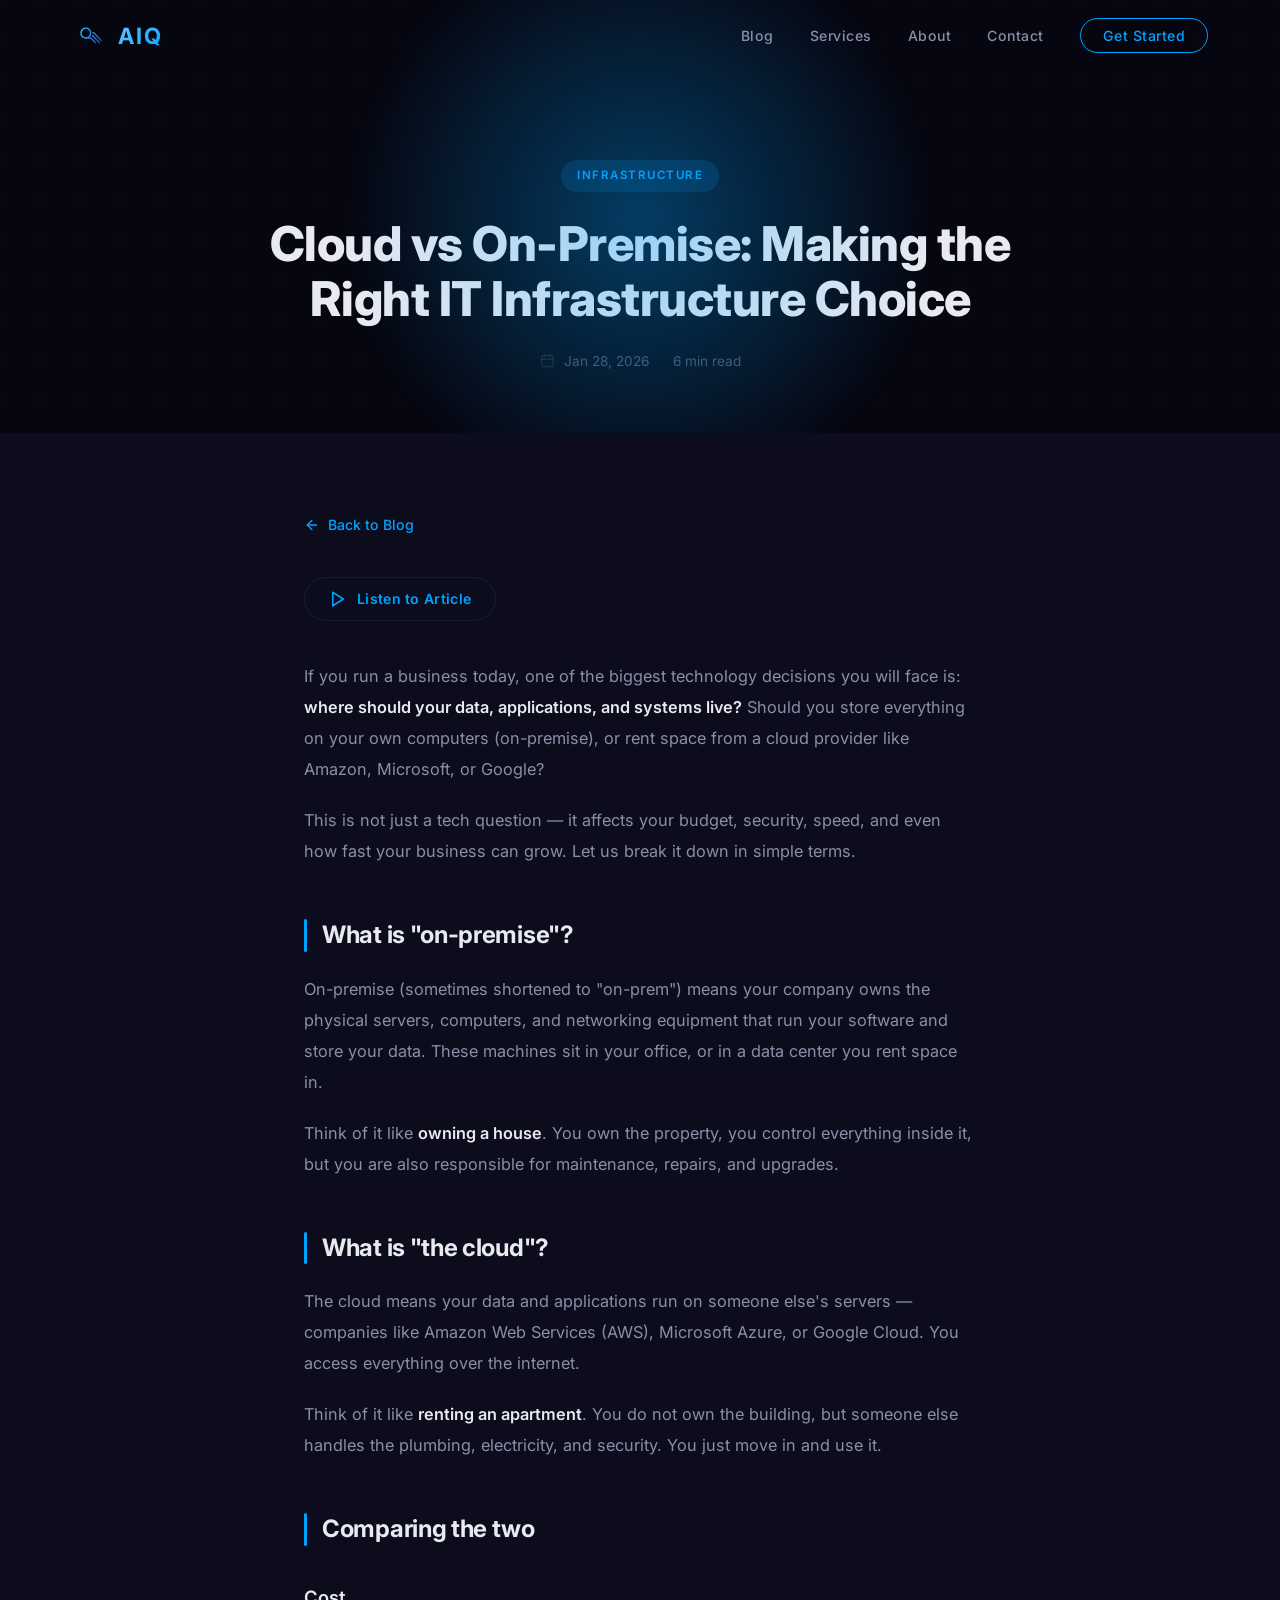
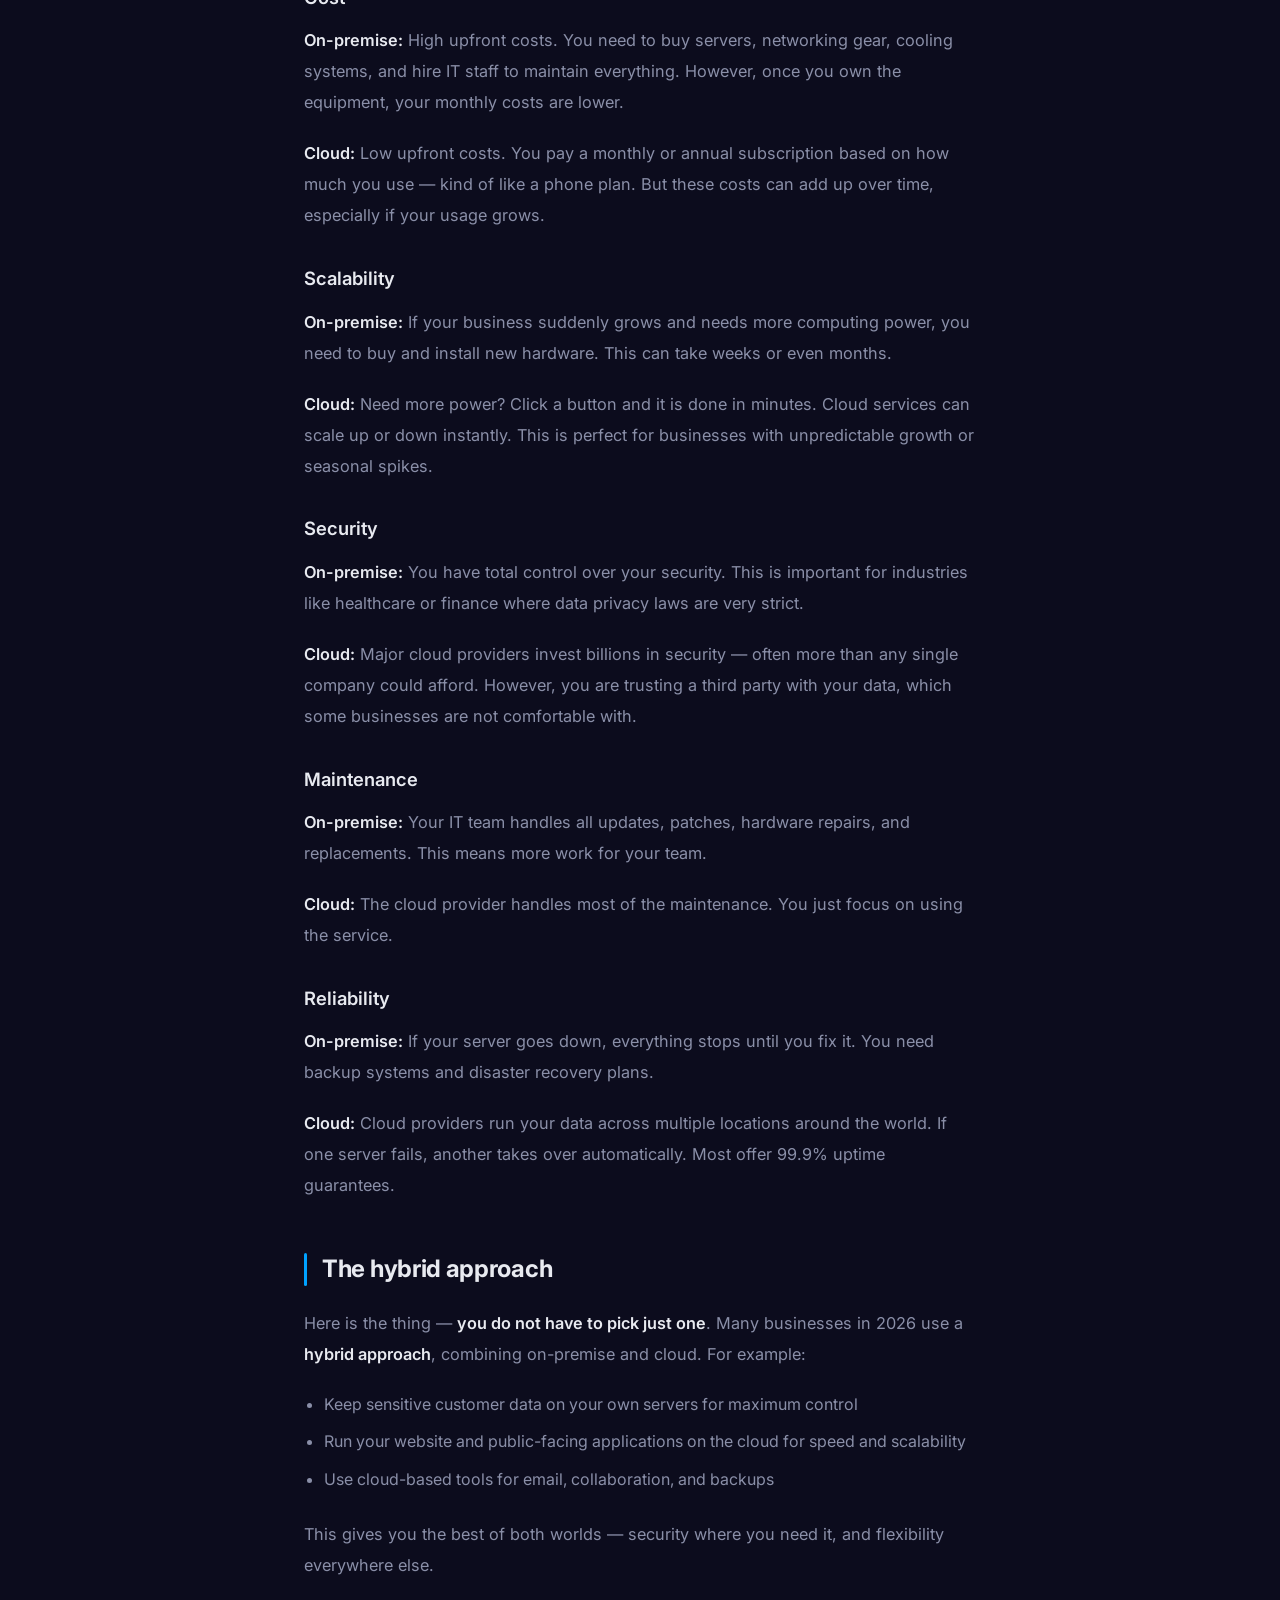
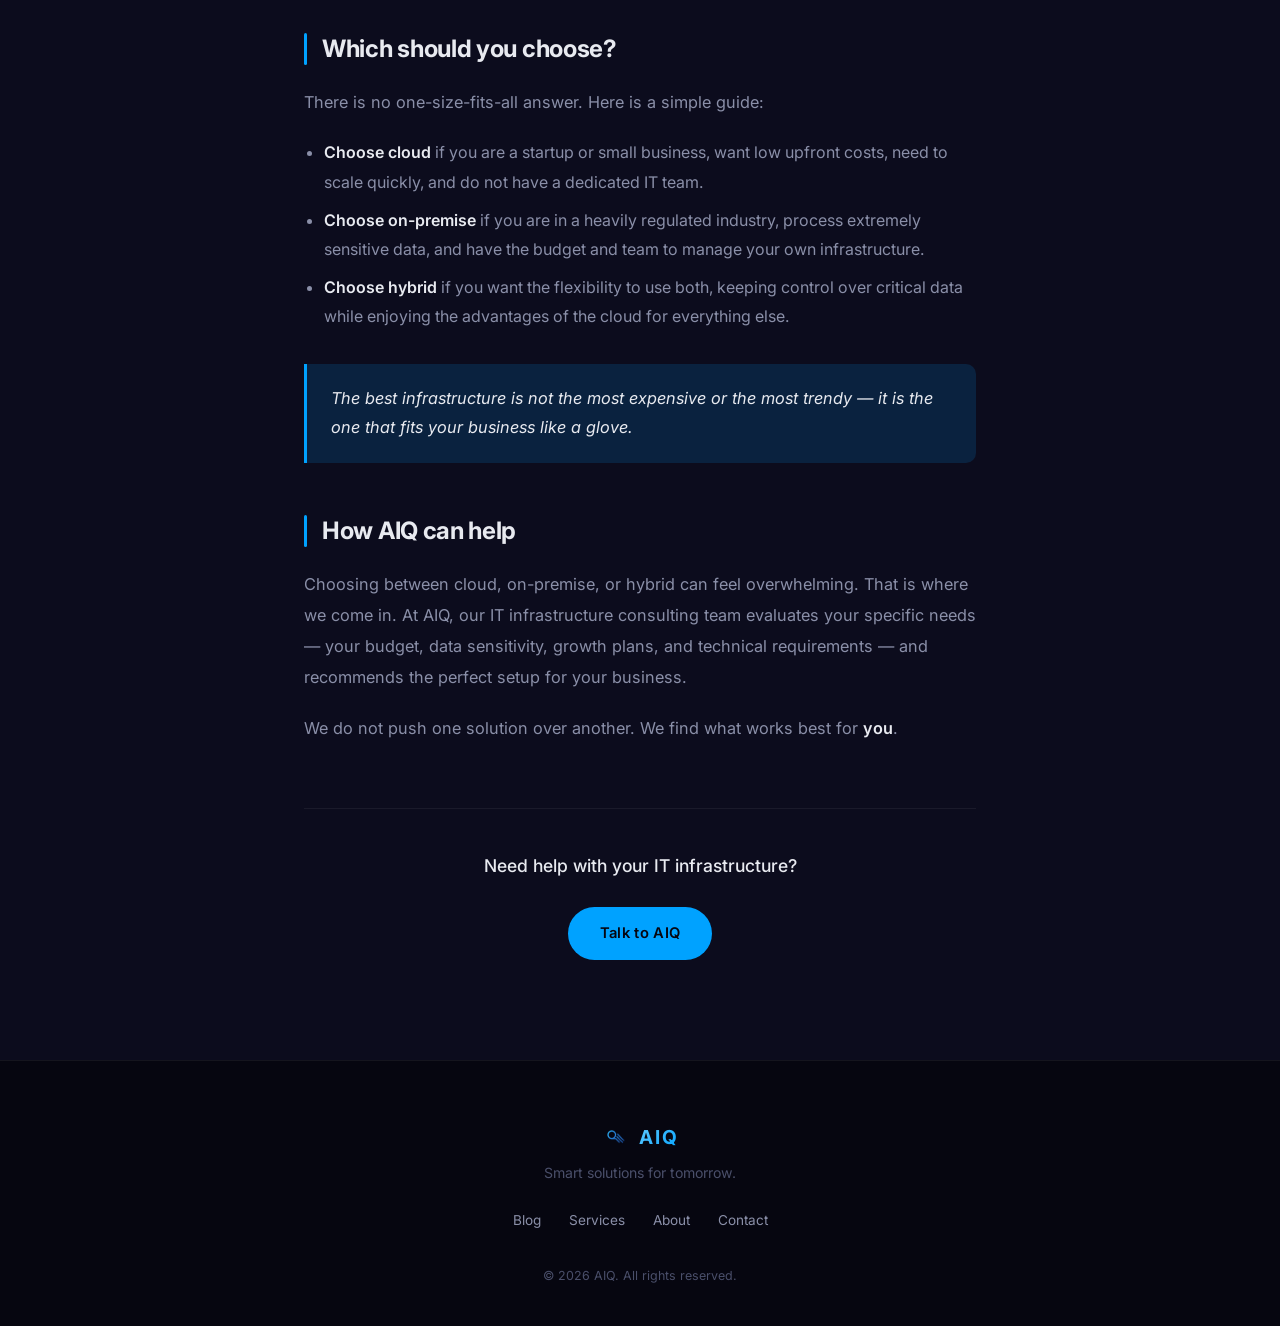
<file: blog-cloud-vs-onprem.html>
<!DOCTYPE html>
<html lang="en">

<head>
    <meta charset="UTF-8" />
    <meta name="viewport" content="width=device-width, initial-scale=1.0" />
    <title>Cloud vs On-Premise: Making the Right IT Infrastructure Choice — AIQ Blog</title>
    <meta name="description"
        content="A simple guide to understanding cloud computing vs on-premise infrastructure — helping you make the right choice for your business." />
    <link rel="icon" type="image/png" href="assets/favicon.png" />
    <link rel="preconnect" href="https://fonts.googleapis.com" />
    <link rel="preconnect" href="https://fonts.gstatic.com" crossorigin />
    <link href="https://fonts.googleapis.com/css2?family=Inter:wght@300;400;500;600;700;800&display=swap"
        rel="stylesheet" />
    <link rel="stylesheet" href="styles.css" />
    <link rel="stylesheet" href="blog-post.css" />
</head>

<body>

    <canvas id="gridCanvas"></canvas>

    <nav id="navbar">
        <div class="nav-inner">
            <a href="index.html#hero" class="nav-brand">
                <img src="assets/logo.png" alt="AIQ Logo" class="nav-logo" />
                <span class="nav-name">AIQ</span>
            </a>
            <button id="menuToggle" class="menu-toggle" aria-label="Toggle menu">
                <span></span><span></span><span></span>
            </button>
            <ul id="navLinks" class="nav-links">
                <li><a href="blog.html" class="nav-active">Blog</a></li>
                <li><a href="index.html#services">Services</a></li>
                <li><a href="index.html#about">About</a></li>
                <li><a href="index.html#contact">Contact</a></li>
                <li><a href="index.html#contact" class="nav-cta">Get Started</a></li>
            </ul>
        </div>
    </nav>

    <section id="article-hero">
        <div class="article-hero-inner reveal">
            <span class="article-badge">Infrastructure</span>
            <h1 class="article-title">Cloud vs On-Premise: Making the Right IT Infrastructure Choice</h1>
            <div class="article-meta">
                <span>
                    <svg viewBox="0 0 24 24" fill="none" stroke="currentColor" stroke-width="1.5" stroke-linecap="round"
                        stroke-linejoin="round">
                        <rect x="3" y="4" width="18" height="18" rx="2" />
                        <line x1="16" y1="2" x2="16" y2="6" />
                        <line x1="8" y1="2" x2="8" y2="6" />
                        <line x1="3" y1="10" x2="21" y2="10" />
                    </svg>
                    Jan 28, 2026
                </span>
                <span>6 min read</span>
            </div>
        </div>
        <div class="hero-glow"></div>
    </section>

    <section id="article-body">
        <div class="article-content">
            <a href="blog.html" class="back-to-blog">
                <svg viewBox="0 0 24 24" fill="none" stroke="currentColor" stroke-width="2" stroke-linecap="round"
                    stroke-linejoin="round">
                    <line x1="19" y1="12" x2="5" y2="12" />
                    <polyline points="12 19 5 12 12 5" />
                </svg>
                Back to Blog
            </a>

            <div class="listen-bar">
                <button id="listenBtn" class="listen-btn" data-state="idle">
                    <span class="listen-icon"><svg viewBox="0 0 24 24" fill="none" stroke="currentColor"
                            stroke-width="2" stroke-linecap="round" stroke-linejoin="round">
                            <polygon points="5 3 19 12 5 21 5 3" />
                        </svg></span>
                    <span class="listen-label">Listen to Article</span>
                </button>
                <button id="listenStopBtn" class="listen-stop-btn" aria-label="Stop">
                    <svg viewBox="0 0 24 24" fill="none" stroke="currentColor" stroke-width="2" stroke-linecap="round"
                        stroke-linejoin="round">
                        <rect x="3" y="3" width="18" height="18" rx="2" />
                    </svg>
                </button>
            </div>

            <p>If you run a business today, one of the biggest technology decisions you will face is: <strong>where
                    should your data, applications, and systems live?</strong> Should you store everything on your own
                computers (on-premise), or rent space from a cloud provider like Amazon, Microsoft, or Google?</p>

            <p>This is not just a tech question — it affects your budget, security, speed, and even how fast your
                business can grow. Let us break it down in simple terms.</p>

            <h2>What is "on-premise"?</h2>

            <p>On-premise (sometimes shortened to "on-prem") means your company owns the physical servers, computers,
                and networking equipment that run your software and store your data. These machines sit in your office,
                or in a data center you rent space in.</p>

            <p>Think of it like <strong>owning a house</strong>. You own the property, you control everything inside it,
                but you are also responsible for maintenance, repairs, and upgrades.</p>

            <h2>What is "the cloud"?</h2>

            <p>The cloud means your data and applications run on someone else's servers — companies like Amazon Web
                Services (AWS), Microsoft Azure, or Google Cloud. You access everything over the internet.</p>

            <p>Think of it like <strong>renting an apartment</strong>. You do not own the building, but someone else
                handles the plumbing, electricity, and security. You just move in and use it.</p>

            <h2>Comparing the two</h2>

            <h3>Cost</h3>
            <p><strong>On-premise:</strong> High upfront costs. You need to buy servers, networking gear, cooling
                systems, and hire IT staff to maintain everything. However, once you own the equipment, your monthly
                costs are lower.</p>
            <p><strong>Cloud:</strong> Low upfront costs. You pay a monthly or annual subscription based on how much you
                use — kind of like a phone plan. But these costs can add up over time, especially if your usage grows.
            </p>

            <h3>Scalability</h3>
            <p><strong>On-premise:</strong> If your business suddenly grows and needs more computing power, you need to
                buy and install new hardware. This can take weeks or even months.</p>
            <p><strong>Cloud:</strong> Need more power? Click a button and it is done in minutes. Cloud services can
                scale up or down instantly. This is perfect for businesses with unpredictable growth or seasonal spikes.
            </p>

            <h3>Security</h3>
            <p><strong>On-premise:</strong> You have total control over your security. This is important for industries
                like healthcare or finance where data privacy laws are very strict.</p>
            <p><strong>Cloud:</strong> Major cloud providers invest billions in security — often more than any single
                company could afford. However, you are trusting a third party with your data, which some businesses are
                not comfortable with.</p>

            <h3>Maintenance</h3>
            <p><strong>On-premise:</strong> Your IT team handles all updates, patches, hardware repairs, and
                replacements. This means more work for your team.</p>
            <p><strong>Cloud:</strong> The cloud provider handles most of the maintenance. You just focus on using the
                service.</p>

            <h3>Reliability</h3>
            <p><strong>On-premise:</strong> If your server goes down, everything stops until you fix it. You need backup
                systems and disaster recovery plans.</p>
            <p><strong>Cloud:</strong> Cloud providers run your data across multiple locations around the world. If one
                server fails, another takes over automatically. Most offer 99.9% uptime guarantees.</p>

            <h2>The hybrid approach</h2>

            <p>Here is the thing — <strong>you do not have to pick just one</strong>. Many businesses in 2026 use a
                <strong>hybrid approach</strong>, combining on-premise and cloud. For example:
            </p>

            <ul>
                <li>Keep sensitive customer data on your own servers for maximum control</li>
                <li>Run your website and public-facing applications on the cloud for speed and scalability</li>
                <li>Use cloud-based tools for email, collaboration, and backups</li>
            </ul>

            <p>This gives you the best of both worlds — security where you need it, and flexibility everywhere else.</p>

            <h2>Which should you choose?</h2>

            <p>There is no one-size-fits-all answer. Here is a simple guide:</p>

            <ul>
                <li><strong>Choose cloud</strong> if you are a startup or small business, want low upfront costs, need
                    to scale quickly, and do not have a dedicated IT team.</li>
                <li><strong>Choose on-premise</strong> if you are in a heavily regulated industry, process extremely
                    sensitive data, and have the budget and team to manage your own infrastructure.</li>
                <li><strong>Choose hybrid</strong> if you want the flexibility to use both, keeping control over
                    critical data while enjoying the advantages of the cloud for everything else.</li>
            </ul>

            <blockquote>The best infrastructure is not the most expensive or the most trendy — it is the one that fits
                your business like a glove.</blockquote>

            <h2>How AIQ can help</h2>

            <p>Choosing between cloud, on-premise, or hybrid can feel overwhelming. That is where we come in. At AIQ,
                our IT infrastructure consulting team evaluates your specific needs — your budget, data sensitivity,
                growth plans, and technical requirements — and recommends the perfect setup for your business.</p>

            <p>We do not push one solution over another. We find what works best for <strong>you</strong>.</p>

            <div class="article-cta">
                <p>Need help with your IT infrastructure?</p>
                <a href="index.html#contact" class="btn btn-primary">Talk to AIQ</a>
            </div>
        </div>
    </section>

    <footer id="footer">
        <div class="footer-inner">
            <div class="footer-brand">
                <img src="assets/logo.png" alt="AIQ" class="footer-logo" />
                <span>AIQ</span>
            </div>
            <p class="footer-tagline">Smart solutions for tomorrow.</p>
            <div class="footer-links">
                <a href="blog.html">Blog</a>
                <a href="index.html#services">Services</a>
                <a href="index.html#about">About</a>
                <a href="index.html#contact">Contact</a>
            </div>
            <p class="footer-copy">&copy; 2026 AIQ. All rights reserved.</p>
        </div>
    </footer>

    <script src="script.js"></script>
    <script src="blog-reader.js"></script>
</body>

</html>
</file>
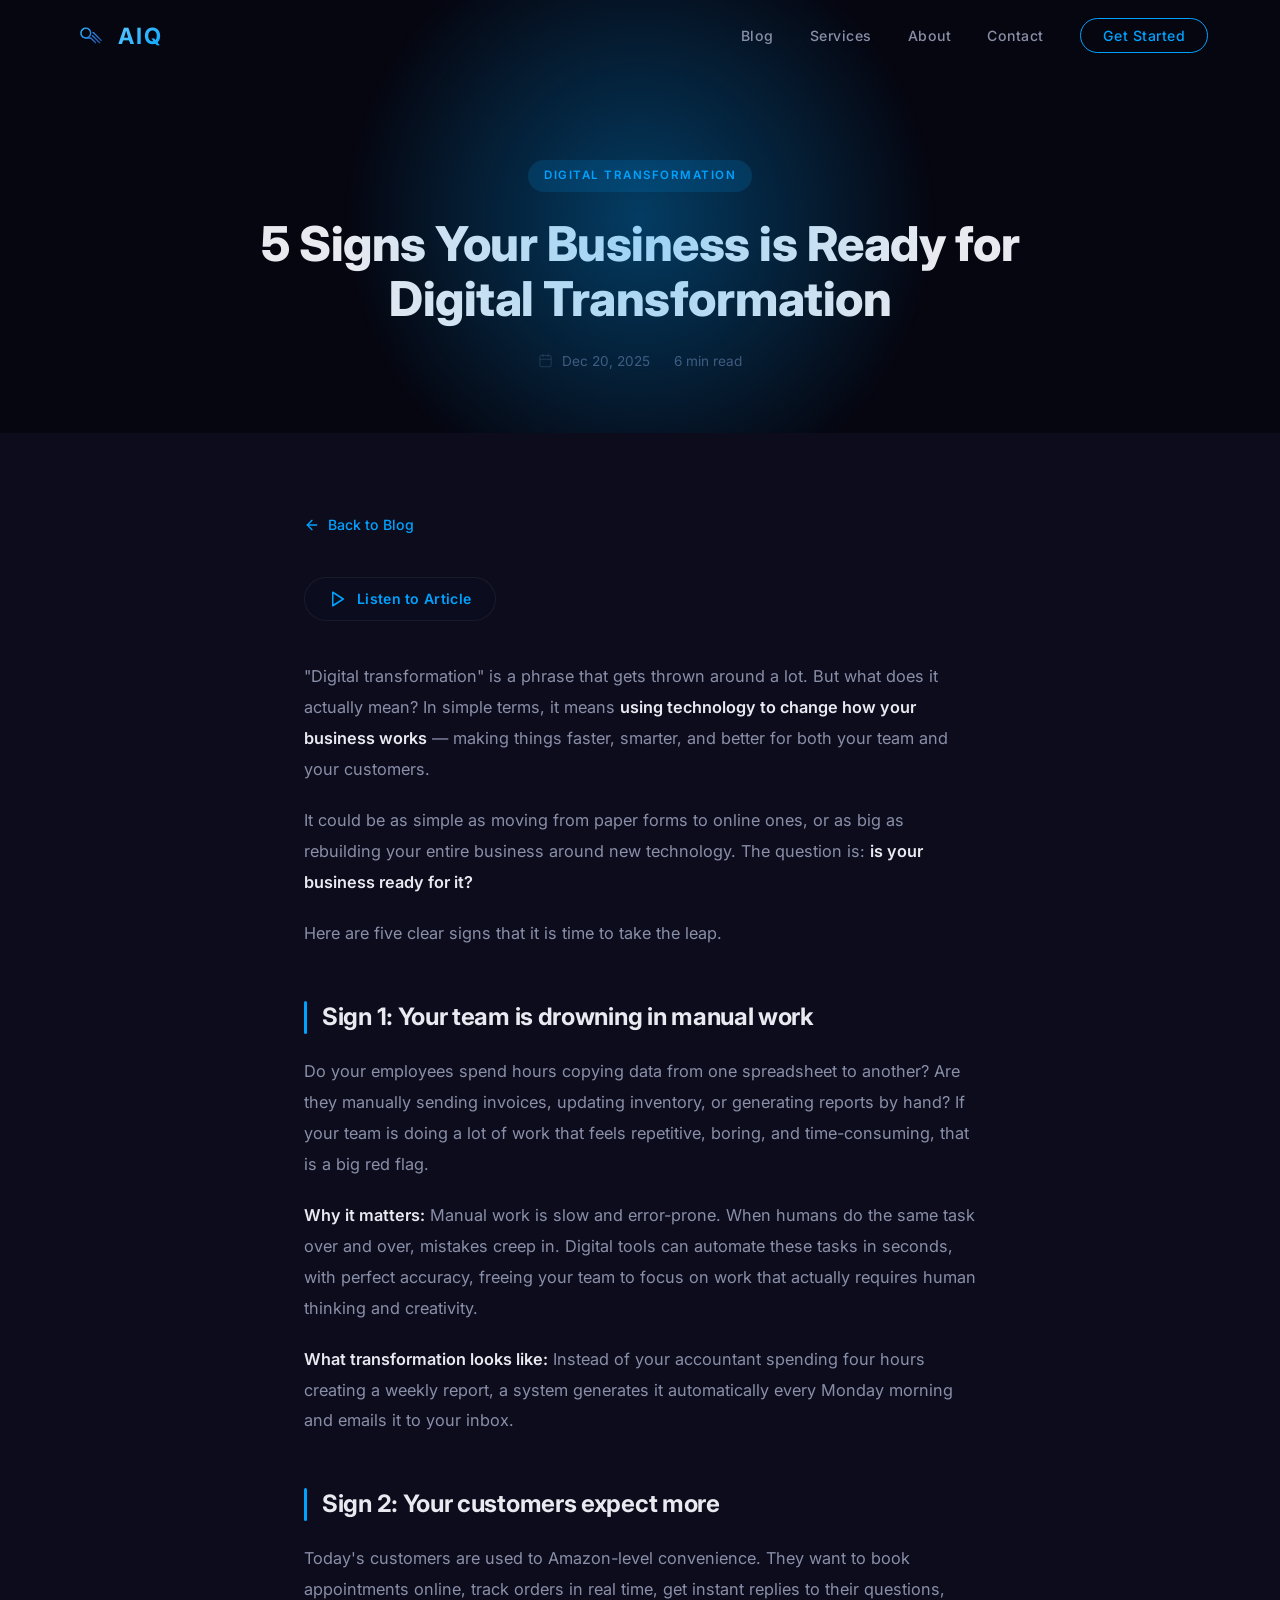
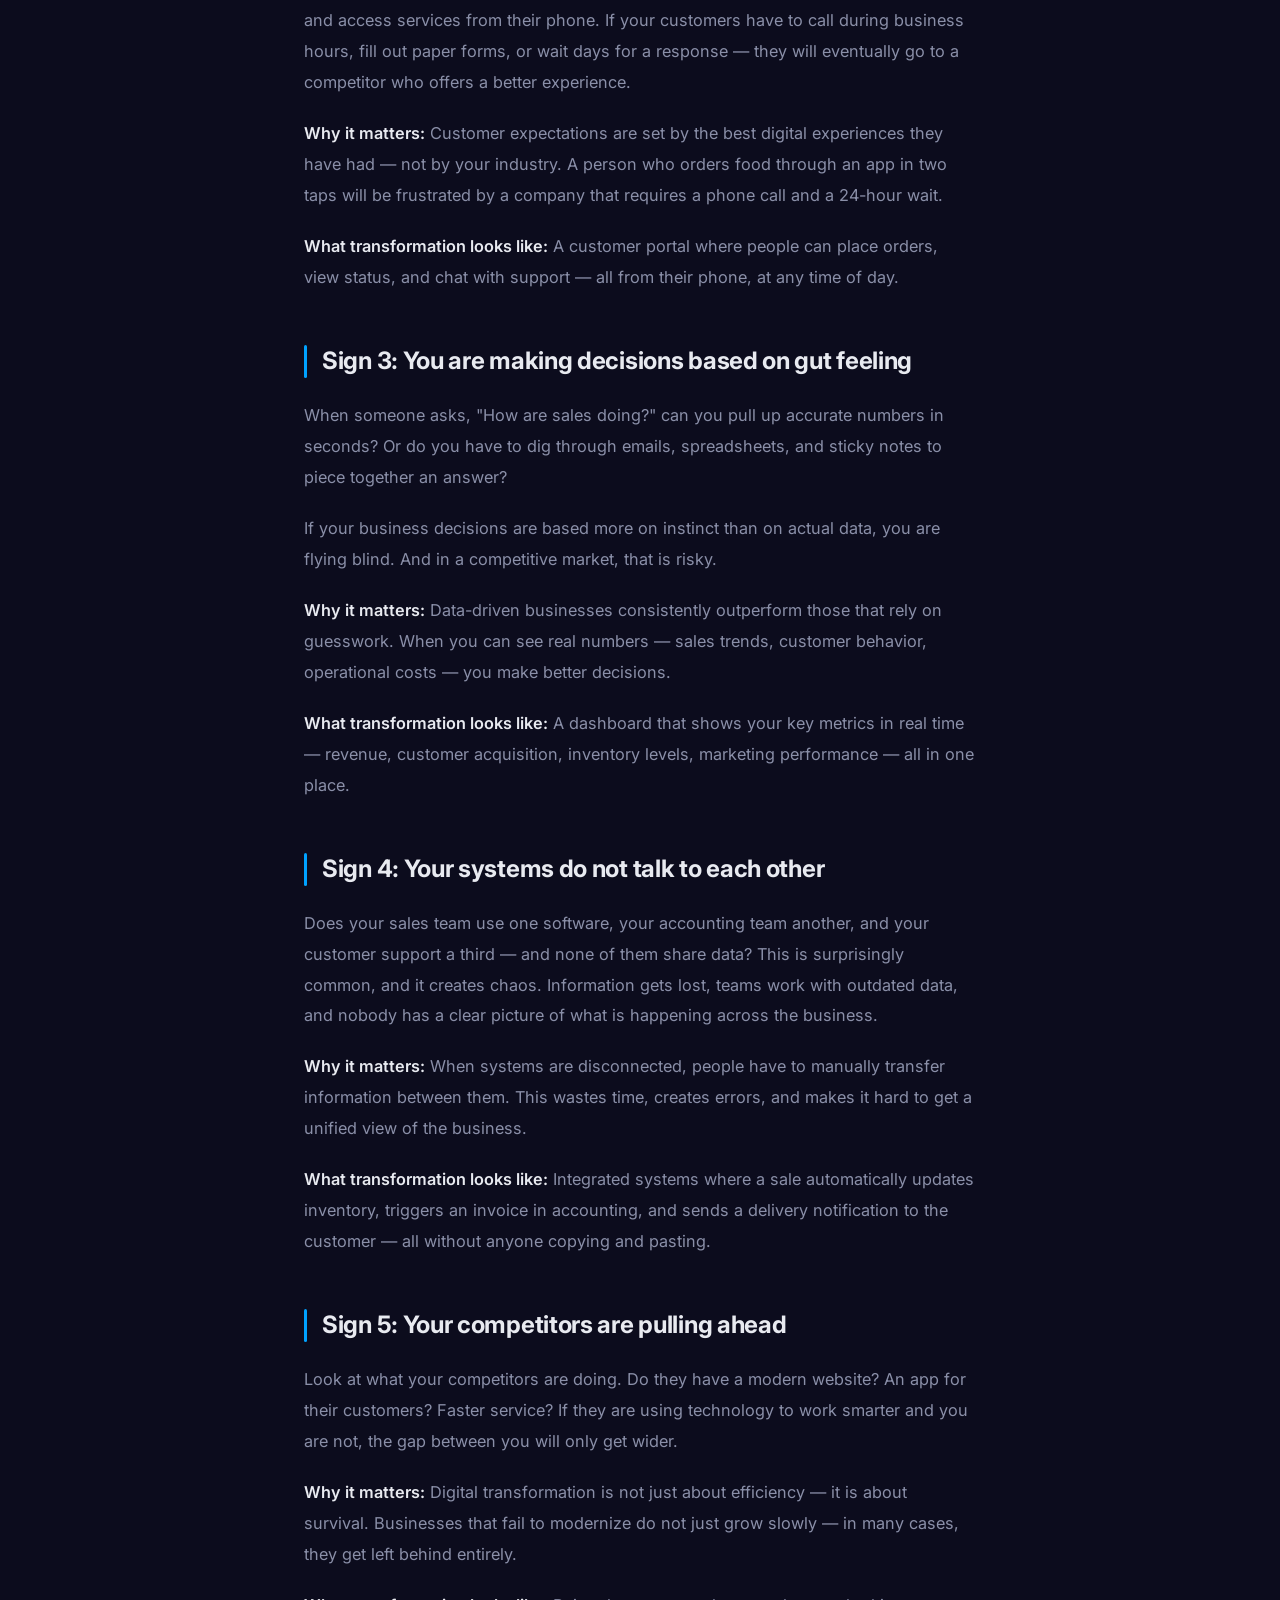
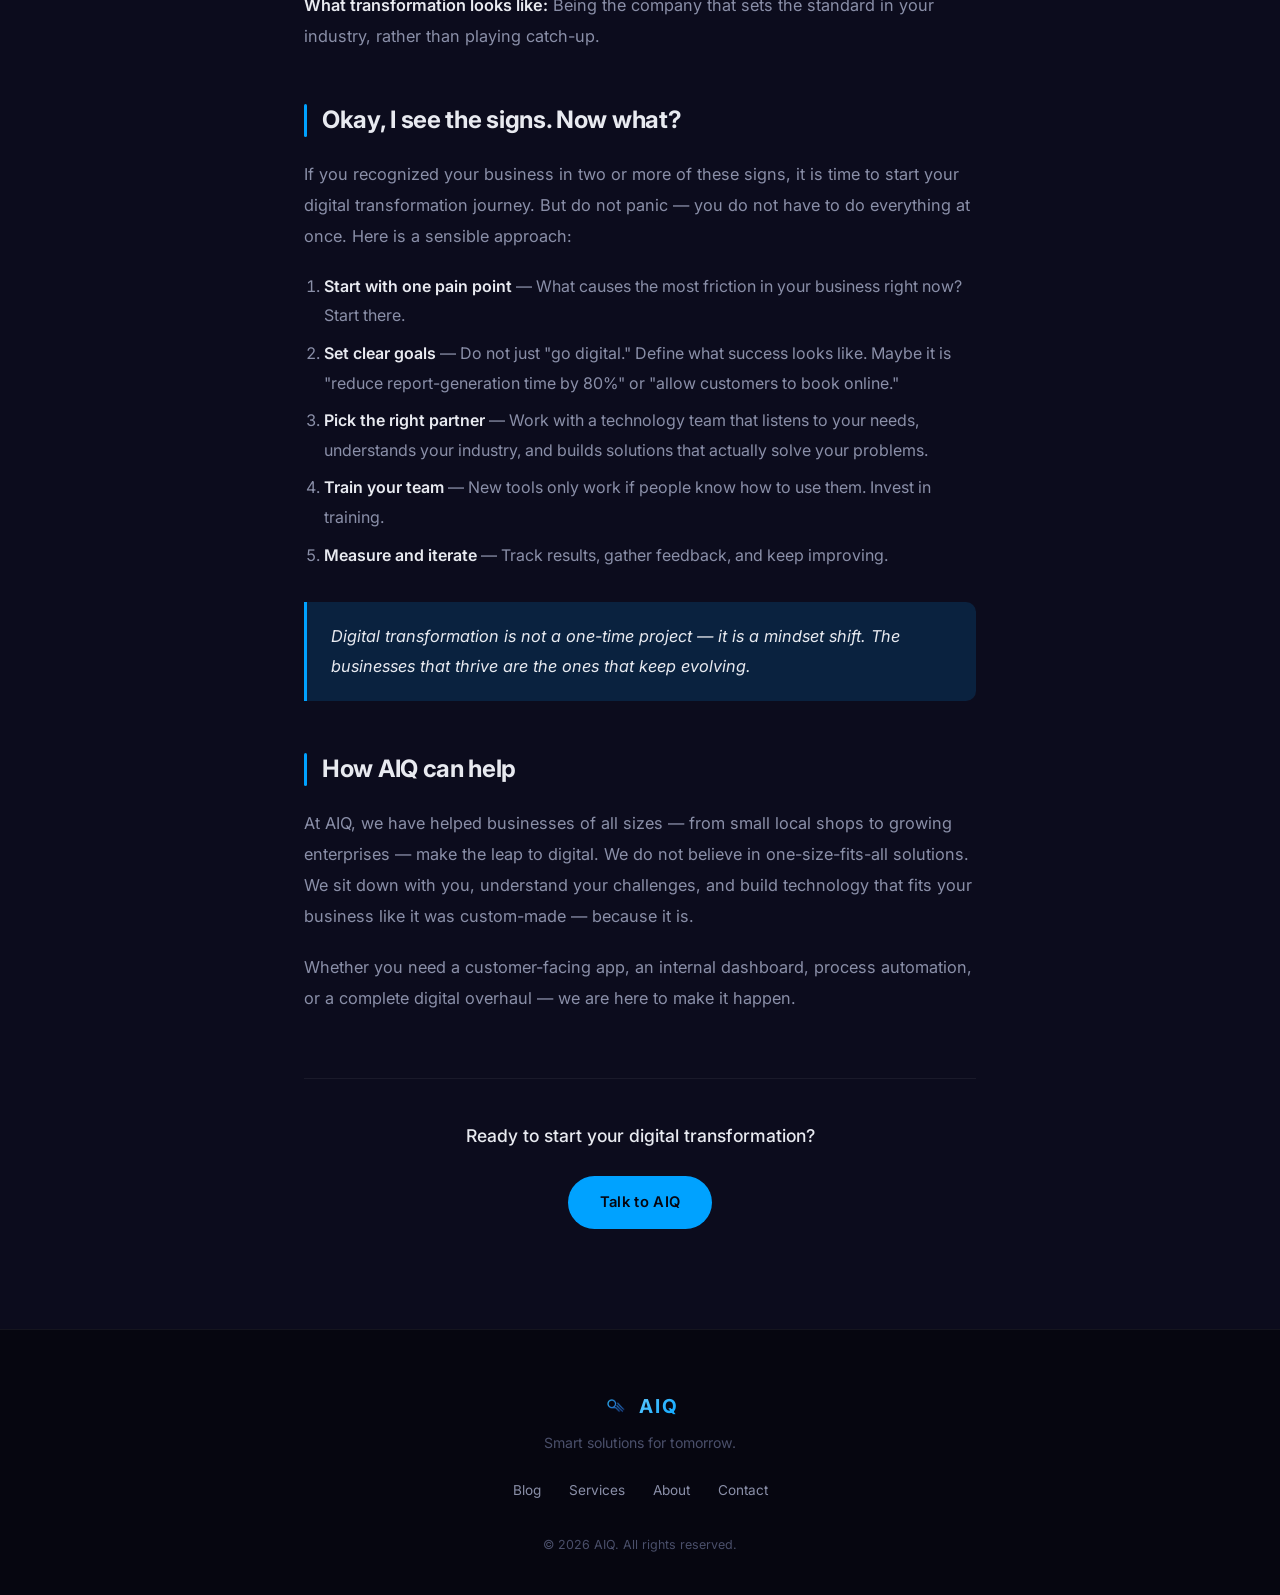
<file: blog-digital-transformation.html>
<!DOCTYPE html>
<html lang="en">

<head>
    <meta charset="UTF-8" />
    <meta name="viewport" content="width=device-width, initial-scale=1.0" />
    <title>5 Signs Your Business is Ready for Digital Transformation — AIQ Blog</title>
    <meta name="description"
        content="Not sure if it's time to modernize? Here are 5 clear signs your business is ready for digital transformation — explained in simple terms." />
    <link rel="icon" type="image/png" href="assets/favicon.png" />
    <link rel="preconnect" href="https://fonts.googleapis.com" />
    <link rel="preconnect" href="https://fonts.gstatic.com" crossorigin />
    <link href="https://fonts.googleapis.com/css2?family=Inter:wght@300;400;500;600;700;800&display=swap"
        rel="stylesheet" />
    <link rel="stylesheet" href="styles.css" />
    <link rel="stylesheet" href="blog-post.css" />
</head>

<body>

    <canvas id="gridCanvas"></canvas>

    <nav id="navbar">
        <div class="nav-inner">
            <a href="index.html#hero" class="nav-brand">
                <img src="assets/logo.png" alt="AIQ Logo" class="nav-logo" />
                <span class="nav-name">AIQ</span>
            </a>
            <button id="menuToggle" class="menu-toggle" aria-label="Toggle menu">
                <span></span><span></span><span></span>
            </button>
            <ul id="navLinks" class="nav-links">
                <li><a href="blog.html" class="nav-active">Blog</a></li>
                <li><a href="index.html#services">Services</a></li>
                <li><a href="index.html#about">About</a></li>
                <li><a href="index.html#contact">Contact</a></li>
                <li><a href="index.html#contact" class="nav-cta">Get Started</a></li>
            </ul>
        </div>
    </nav>

    <section id="article-hero">
        <div class="article-hero-inner reveal">
            <span class="article-badge">Digital Transformation</span>
            <h1 class="article-title">5 Signs Your Business is Ready for Digital Transformation</h1>
            <div class="article-meta">
                <span>
                    <svg viewBox="0 0 24 24" fill="none" stroke="currentColor" stroke-width="1.5" stroke-linecap="round"
                        stroke-linejoin="round">
                        <rect x="3" y="4" width="18" height="18" rx="2" />
                        <line x1="16" y1="2" x2="16" y2="6" />
                        <line x1="8" y1="2" x2="8" y2="6" />
                        <line x1="3" y1="10" x2="21" y2="10" />
                    </svg>
                    Dec 20, 2025
                </span>
                <span>6 min read</span>
            </div>
        </div>
        <div class="hero-glow"></div>
    </section>

    <section id="article-body">
        <div class="article-content">
            <a href="blog.html" class="back-to-blog">
                <svg viewBox="0 0 24 24" fill="none" stroke="currentColor" stroke-width="2" stroke-linecap="round"
                    stroke-linejoin="round">
                    <line x1="19" y1="12" x2="5" y2="12" />
                    <polyline points="12 19 5 12 12 5" />
                </svg>
                Back to Blog
            </a>

            <div class="listen-bar">
                <button id="listenBtn" class="listen-btn" data-state="idle">
                    <span class="listen-icon"><svg viewBox="0 0 24 24" fill="none" stroke="currentColor"
                            stroke-width="2" stroke-linecap="round" stroke-linejoin="round">
                            <polygon points="5 3 19 12 5 21 5 3" />
                        </svg></span>
                    <span class="listen-label">Listen to Article</span>
                </button>
                <button id="listenStopBtn" class="listen-stop-btn" aria-label="Stop">
                    <svg viewBox="0 0 24 24" fill="none" stroke="currentColor" stroke-width="2" stroke-linecap="round"
                        stroke-linejoin="round">
                        <rect x="3" y="3" width="18" height="18" rx="2" />
                    </svg>
                </button>
            </div>

            <p>"Digital transformation" is a phrase that gets thrown around a lot. But what does it actually mean? In
                simple terms, it means <strong>using technology to change how your business works</strong> — making
                things faster, smarter, and better for both your team and your customers.</p>

            <p>It could be as simple as moving from paper forms to online ones, or as big as rebuilding your entire
                business around new technology. The question is: <strong>is your business ready for it?</strong></p>

            <p>Here are five clear signs that it is time to take the leap.</p>

            <h2>Sign 1: Your team is drowning in manual work</h2>

            <p>Do your employees spend hours copying data from one spreadsheet to another? Are they manually sending
                invoices, updating inventory, or generating reports by hand? If your team is doing a lot of work that
                feels repetitive, boring, and time-consuming, that is a big red flag.</p>

            <p><strong>Why it matters:</strong> Manual work is slow and error-prone. When humans do the same task over
                and over, mistakes creep in. Digital tools can automate these tasks in seconds, with perfect accuracy,
                freeing your team to focus on work that actually requires human thinking and creativity.</p>

            <p><strong>What transformation looks like:</strong> Instead of your accountant spending four hours creating
                a weekly report, a system generates it automatically every Monday morning and emails it to your inbox.
            </p>

            <h2>Sign 2: Your customers expect more</h2>

            <p>Today's customers are used to Amazon-level convenience. They want to book appointments online, track
                orders in real time, get instant replies to their questions, and access services from their phone. If
                your customers have to call during business hours, fill out paper forms, or wait days for a response —
                they will eventually go to a competitor who offers a better experience.</p>

            <p><strong>Why it matters:</strong> Customer expectations are set by the best digital experiences they have
                had — not by your industry. A person who orders food through an app in two taps will be frustrated by a
                company that requires a phone call and a 24-hour wait.</p>

            <p><strong>What transformation looks like:</strong> A customer portal where people can place orders, view
                status, and chat with support — all from their phone, at any time of day.</p>

            <h2>Sign 3: You are making decisions based on gut feeling</h2>

            <p>When someone asks, "How are sales doing?" can you pull up accurate numbers in seconds? Or do you have to
                dig through emails, spreadsheets, and sticky notes to piece together an answer?</p>

            <p>If your business decisions are based more on instinct than on actual data, you are flying blind. And in a
                competitive market, that is risky.</p>

            <p><strong>Why it matters:</strong> Data-driven businesses consistently outperform those that rely on
                guesswork. When you can see real numbers — sales trends, customer behavior, operational costs — you make
                better decisions.</p>

            <p><strong>What transformation looks like:</strong> A dashboard that shows your key metrics in real time —
                revenue, customer acquisition, inventory levels, marketing performance — all in one place.</p>

            <h2>Sign 4: Your systems do not talk to each other</h2>

            <p>Does your sales team use one software, your accounting team another, and your customer support a third —
                and none of them share data? This is surprisingly common, and it creates chaos. Information gets lost,
                teams work with outdated data, and nobody has a clear picture of what is happening across the business.
            </p>

            <p><strong>Why it matters:</strong> When systems are disconnected, people have to manually transfer
                information between them. This wastes time, creates errors, and makes it hard to get a unified view of
                the business.</p>

            <p><strong>What transformation looks like:</strong> Integrated systems where a sale automatically updates
                inventory, triggers an invoice in accounting, and sends a delivery notification to the customer — all
                without anyone copying and pasting.</p>

            <h2>Sign 5: Your competitors are pulling ahead</h2>

            <p>Look at what your competitors are doing. Do they have a modern website? An app for their customers?
                Faster service? If they are using technology to work smarter and you are not, the gap between you will
                only get wider.</p>

            <p><strong>Why it matters:</strong> Digital transformation is not just about efficiency — it is about
                survival. Businesses that fail to modernize do not just grow slowly — in many cases, they get left
                behind entirely.</p>

            <p><strong>What transformation looks like:</strong> Being the company that sets the standard in your
                industry, rather than playing catch-up.</p>

            <h2>Okay, I see the signs. Now what?</h2>

            <p>If you recognized your business in two or more of these signs, it is time to start your digital
                transformation journey. But do not panic — you do not have to do everything at once. Here is a sensible
                approach:</p>

            <ol>
                <li><strong>Start with one pain point</strong> — What causes the most friction in your business right
                    now? Start there.</li>
                <li><strong>Set clear goals</strong> — Do not just "go digital." Define what success looks like. Maybe
                    it is "reduce report-generation time by 80%" or "allow customers to book online."</li>
                <li><strong>Pick the right partner</strong> — Work with a technology team that listens to your needs,
                    understands your industry, and builds solutions that actually solve your problems.</li>
                <li><strong>Train your team</strong> — New tools only work if people know how to use them. Invest in
                    training.</li>
                <li><strong>Measure and iterate</strong> — Track results, gather feedback, and keep improving.</li>
            </ol>

            <blockquote>Digital transformation is not a one-time project — it is a mindset shift. The businesses that
                thrive are the ones that keep evolving.</blockquote>

            <h2>How AIQ can help</h2>

            <p>At AIQ, we have helped businesses of all sizes — from small local shops to growing enterprises — make the
                leap to digital. We do not believe in one-size-fits-all solutions. We sit down with you, understand your
                challenges, and build technology that fits your business like it was custom-made — because it is.</p>

            <p>Whether you need a customer-facing app, an internal dashboard, process automation, or a complete digital
                overhaul — we are here to make it happen.</p>

            <div class="article-cta">
                <p>Ready to start your digital transformation?</p>
                <a href="index.html#contact" class="btn btn-primary">Talk to AIQ</a>
            </div>
        </div>
    </section>

    <footer id="footer">
        <div class="footer-inner">
            <div class="footer-brand">
                <img src="assets/logo.png" alt="AIQ" class="footer-logo" />
                <span>AIQ</span>
            </div>
            <p class="footer-tagline">Smart solutions for tomorrow.</p>
            <div class="footer-links">
                <a href="blog.html">Blog</a>
                <a href="index.html#services">Services</a>
                <a href="index.html#about">About</a>
                <a href="index.html#contact">Contact</a>
            </div>
            <p class="footer-copy">&copy; 2026 AIQ. All rights reserved.</p>
        </div>
    </footer>

    <script src="script.js"></script>
    <script src="blog-reader.js"></script>
</body>

</html>
</file>
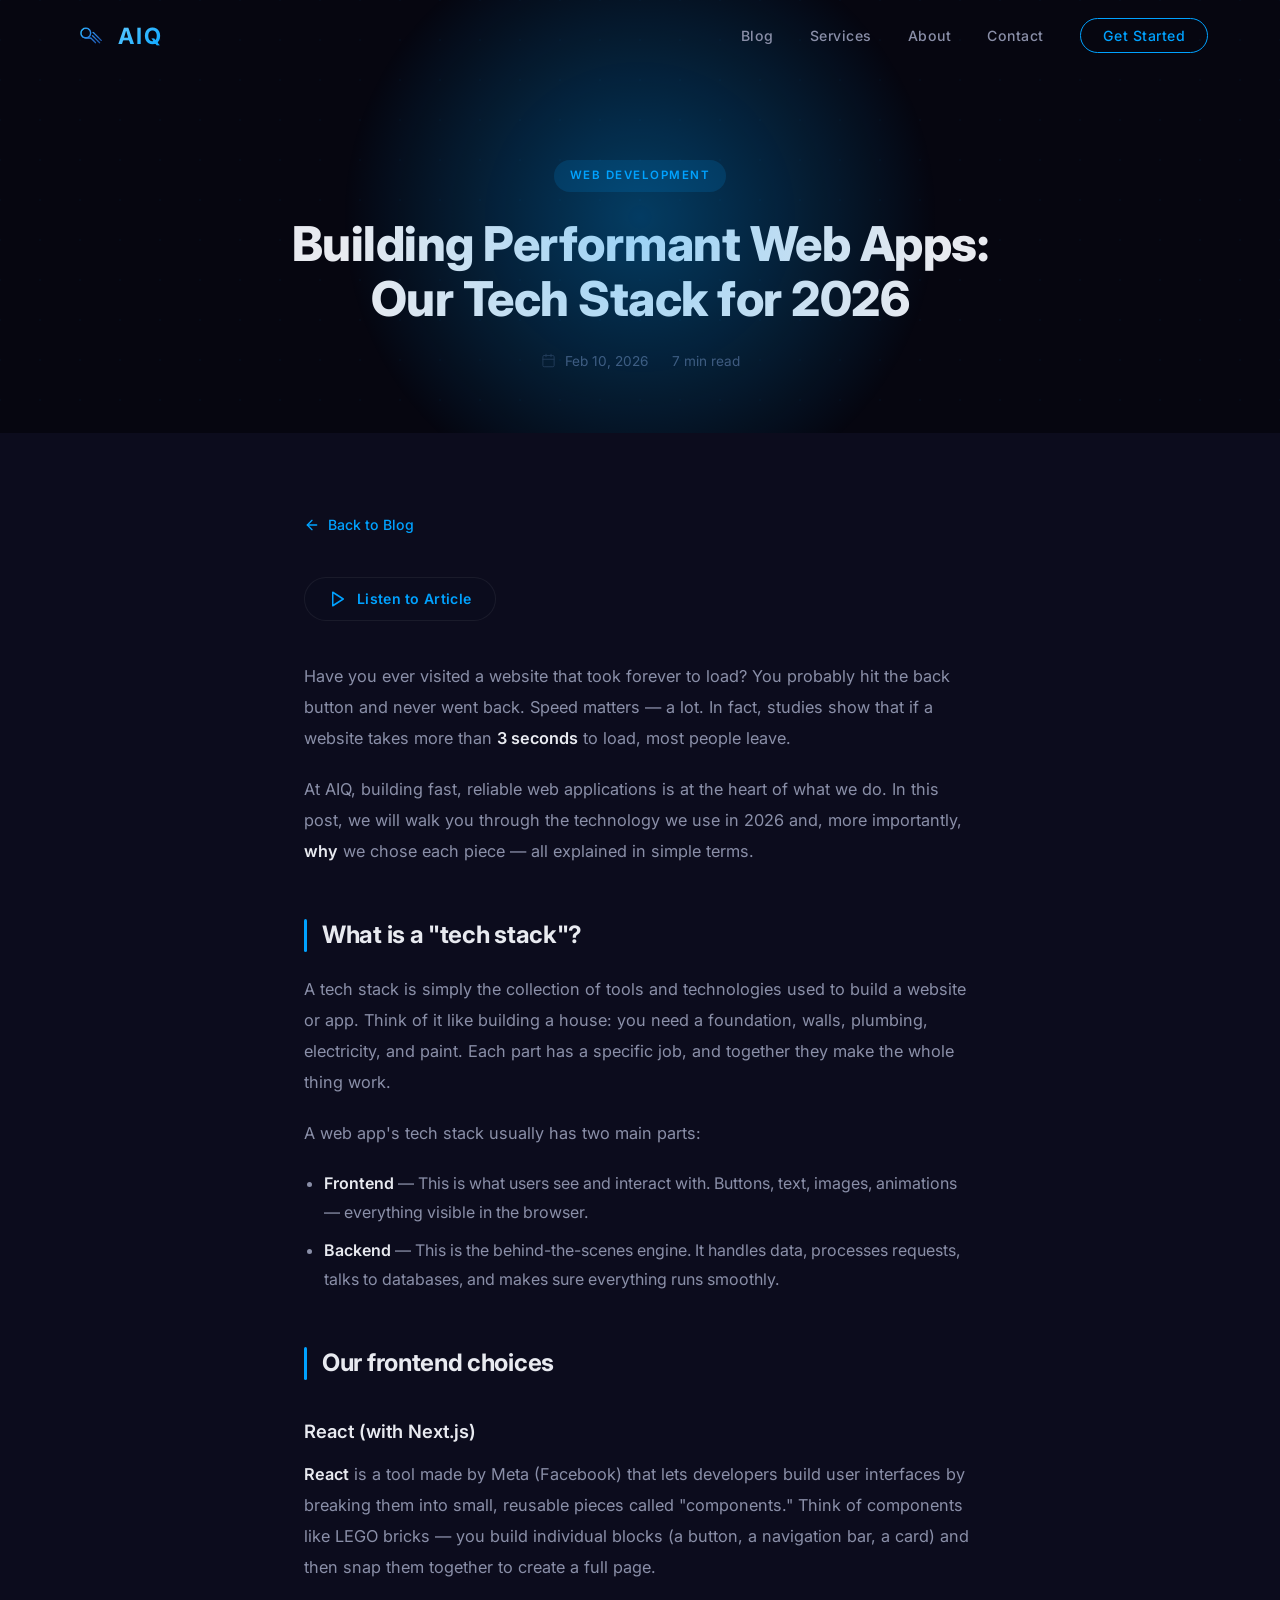
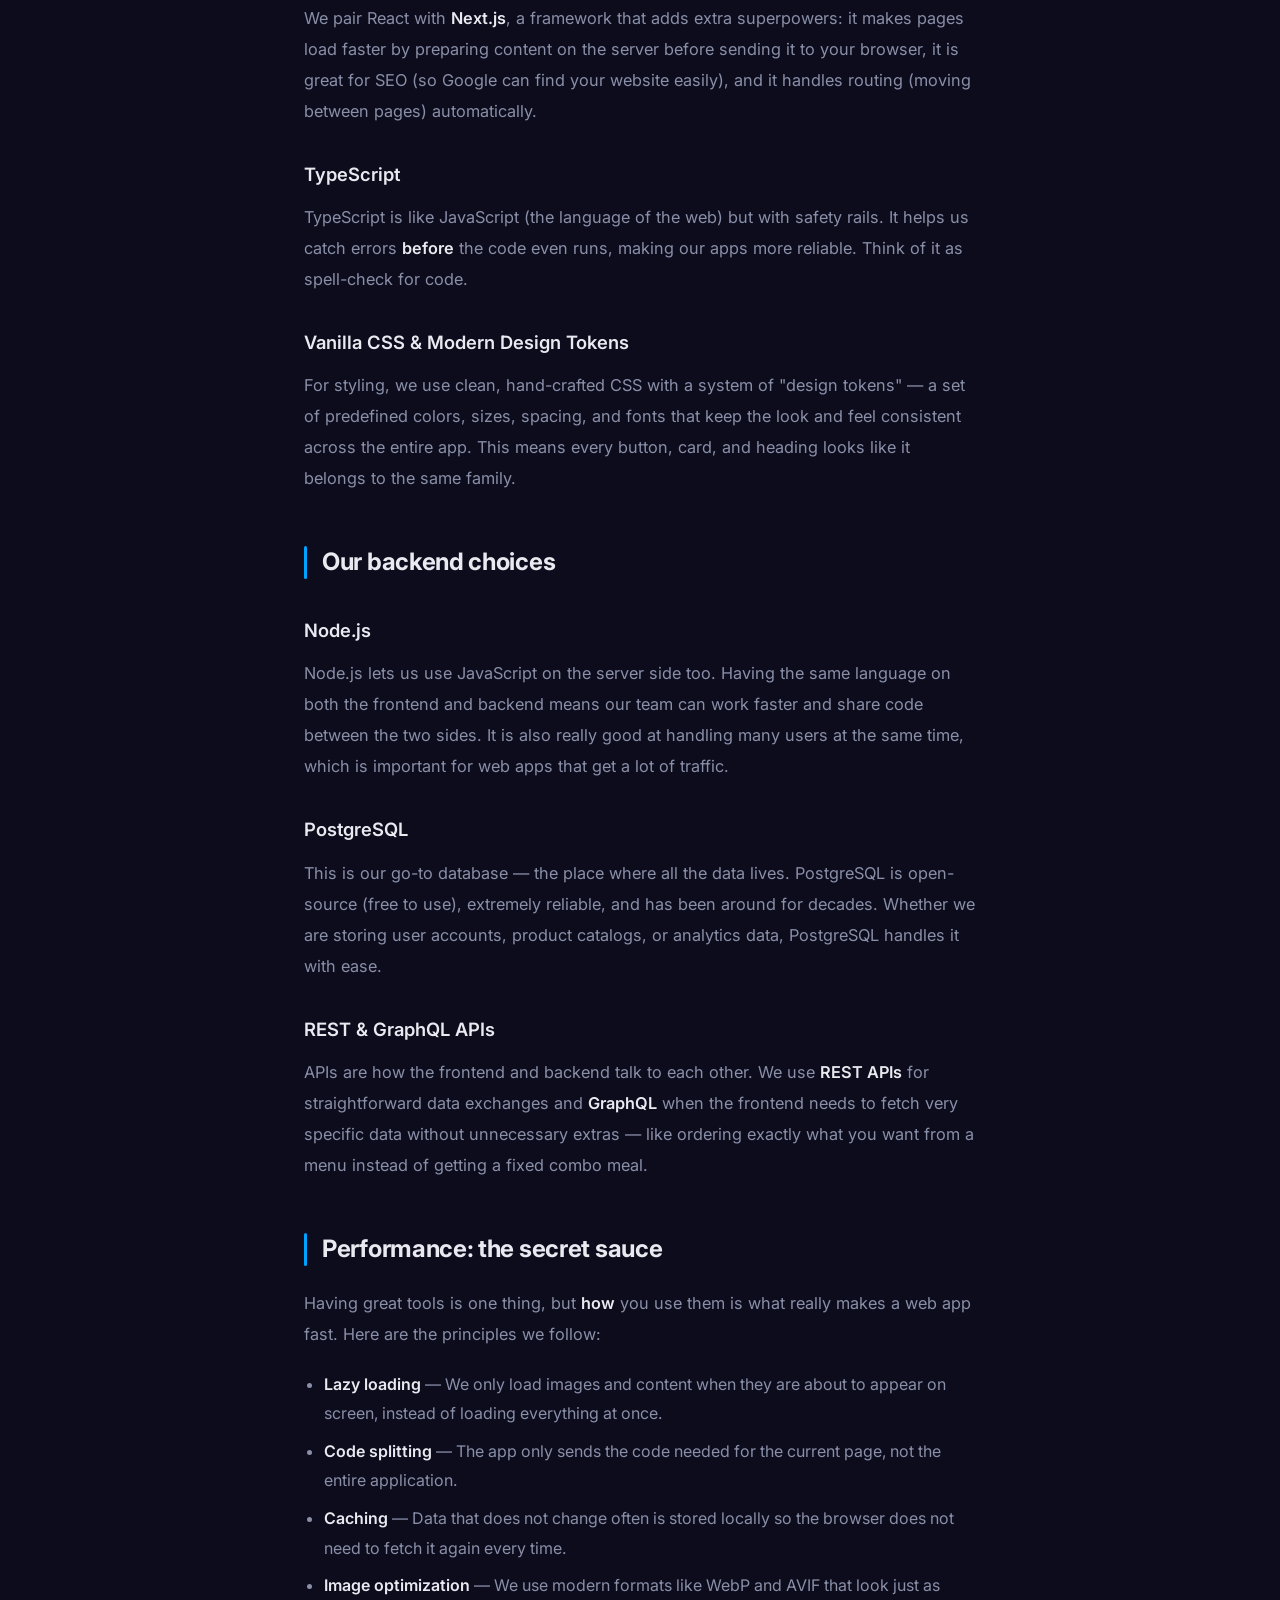
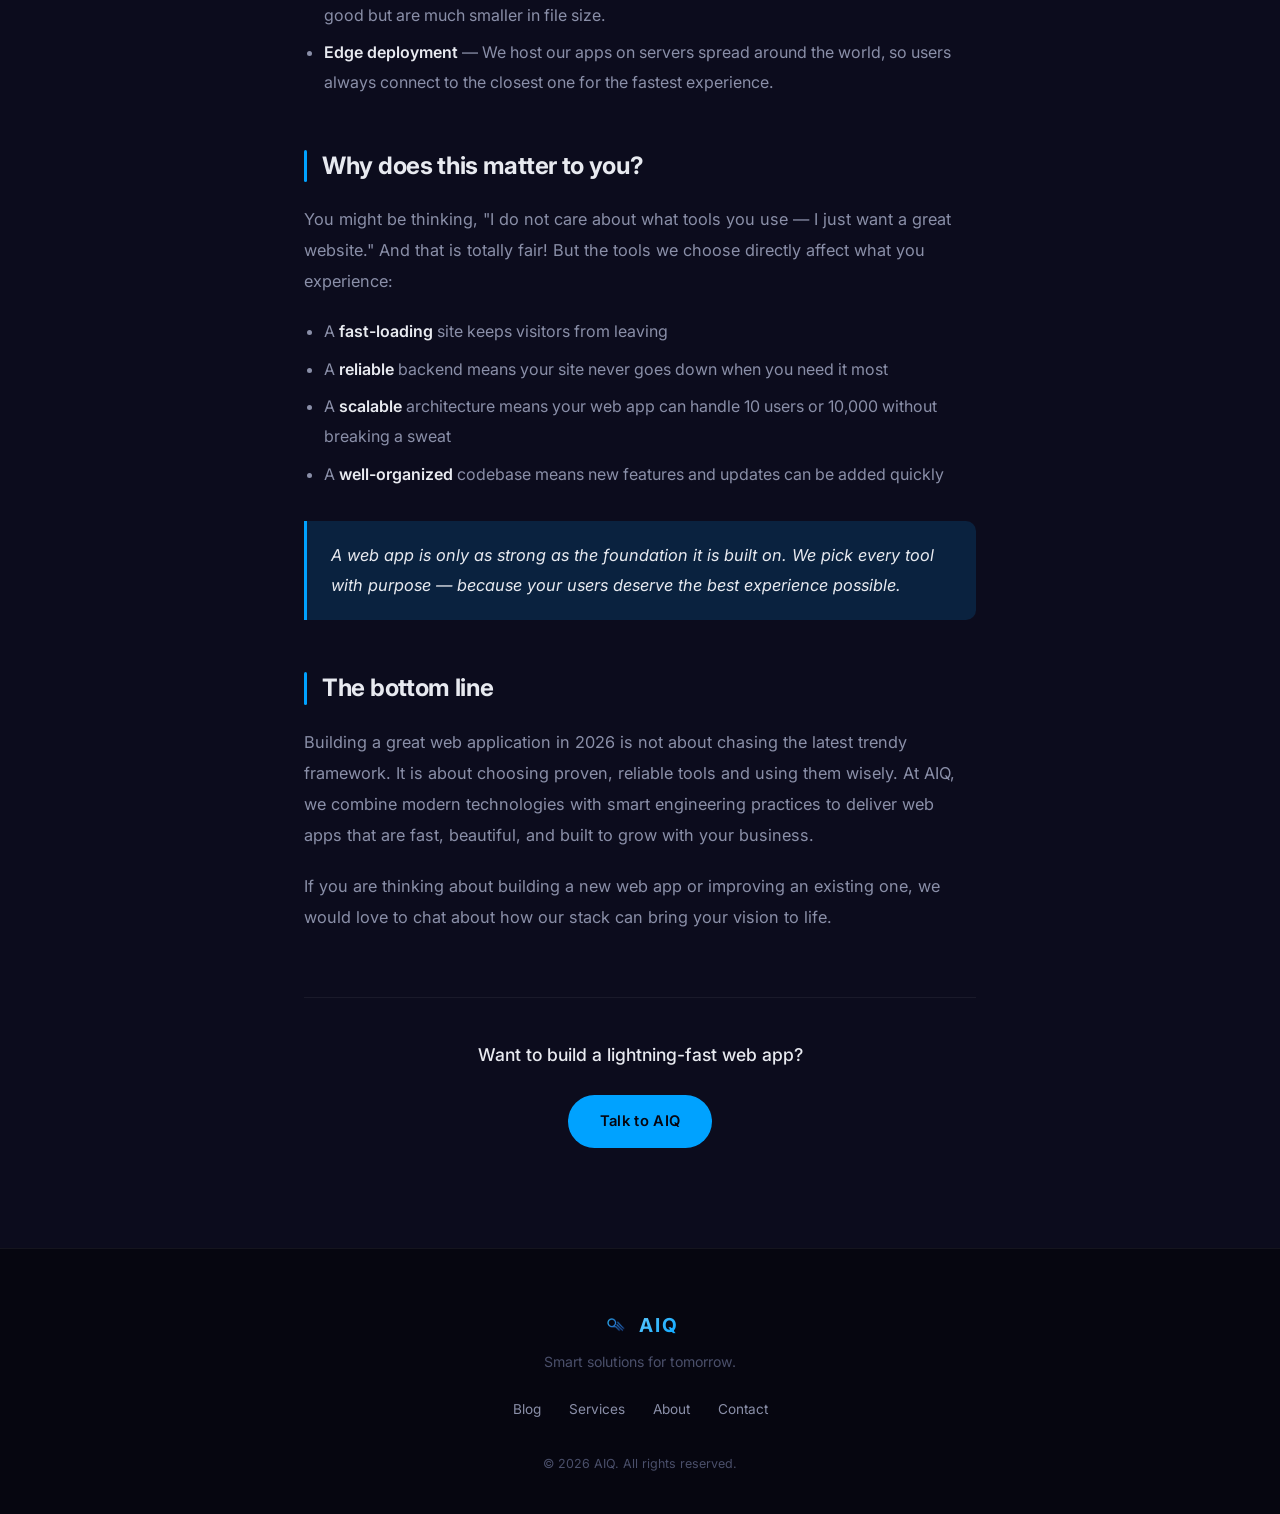
<file: blog-web-tech-stack.html>
<!DOCTYPE html>
<html lang="en">

<head>
    <meta charset="UTF-8" />
    <meta name="viewport" content="width=device-width, initial-scale=1.0" />
    <title>Building Performant Web Apps: Our Tech Stack for 2026 — AIQ Blog</title>
    <meta name="description"
        content="An inside look at the frameworks, tools, and principles AIQ uses to deliver fast, accessible, and scalable web applications in 2026." />
    <link rel="icon" type="image/png" href="assets/favicon.png" />
    <link rel="preconnect" href="https://fonts.googleapis.com" />
    <link rel="preconnect" href="https://fonts.gstatic.com" crossorigin />
    <link href="https://fonts.googleapis.com/css2?family=Inter:wght@300;400;500;600;700;800&display=swap"
        rel="stylesheet" />
    <link rel="stylesheet" href="styles.css" />
    <link rel="stylesheet" href="blog-post.css" />
</head>

<body>

    <canvas id="gridCanvas"></canvas>

    <nav id="navbar">
        <div class="nav-inner">
            <a href="index.html#hero" class="nav-brand">
                <img src="assets/logo.png" alt="AIQ Logo" class="nav-logo" />
                <span class="nav-name">AIQ</span>
            </a>
            <button id="menuToggle" class="menu-toggle" aria-label="Toggle menu">
                <span></span><span></span><span></span>
            </button>
            <ul id="navLinks" class="nav-links">
                <li><a href="blog.html" class="nav-active">Blog</a></li>
                <li><a href="index.html#services">Services</a></li>
                <li><a href="index.html#about">About</a></li>
                <li><a href="index.html#contact">Contact</a></li>
                <li><a href="index.html#contact" class="nav-cta">Get Started</a></li>
            </ul>
        </div>
    </nav>

    <section id="article-hero">
        <div class="article-hero-inner reveal">
            <span class="article-badge">Web Development</span>
            <h1 class="article-title">Building Performant Web Apps: Our Tech Stack for 2026</h1>
            <div class="article-meta">
                <span>
                    <svg viewBox="0 0 24 24" fill="none" stroke="currentColor" stroke-width="1.5" stroke-linecap="round"
                        stroke-linejoin="round">
                        <rect x="3" y="4" width="18" height="18" rx="2" />
                        <line x1="16" y1="2" x2="16" y2="6" />
                        <line x1="8" y1="2" x2="8" y2="6" />
                        <line x1="3" y1="10" x2="21" y2="10" />
                    </svg>
                    Feb 10, 2026
                </span>
                <span>7 min read</span>
            </div>
        </div>
        <div class="hero-glow"></div>
    </section>

    <section id="article-body">
        <div class="article-content">
            <a href="blog.html" class="back-to-blog">
                <svg viewBox="0 0 24 24" fill="none" stroke="currentColor" stroke-width="2" stroke-linecap="round"
                    stroke-linejoin="round">
                    <line x1="19" y1="12" x2="5" y2="12" />
                    <polyline points="12 19 5 12 12 5" />
                </svg>
                Back to Blog
            </a>

            <div class="listen-bar">
                <button id="listenBtn" class="listen-btn" data-state="idle">
                    <span class="listen-icon"><svg viewBox="0 0 24 24" fill="none" stroke="currentColor"
                            stroke-width="2" stroke-linecap="round" stroke-linejoin="round">
                            <polygon points="5 3 19 12 5 21 5 3" />
                        </svg></span>
                    <span class="listen-label">Listen to Article</span>
                </button>
                <button id="listenStopBtn" class="listen-stop-btn" aria-label="Stop">
                    <svg viewBox="0 0 24 24" fill="none" stroke="currentColor" stroke-width="2" stroke-linecap="round"
                        stroke-linejoin="round">
                        <rect x="3" y="3" width="18" height="18" rx="2" />
                    </svg>
                </button>
            </div>

            <p>Have you ever visited a website that took forever to load? You probably hit the back button and never
                went back. Speed matters — a lot. In fact, studies show that if a website takes more than <strong>3
                    seconds</strong> to load, most people leave.</p>

            <p>At AIQ, building fast, reliable web applications is at the heart of what we do. In this post, we will
                walk you through the technology we use in 2026 and, more importantly, <strong>why</strong> we chose each
                piece — all explained in simple terms.</p>

            <h2>What is a "tech stack"?</h2>

            <p>A tech stack is simply the collection of tools and technologies used to build a website or app. Think of
                it like building a house: you need a foundation, walls, plumbing, electricity, and paint. Each part has
                a specific job, and together they make the whole thing work.</p>

            <p>A web app's tech stack usually has two main parts:</p>
            <ul>
                <li><strong>Frontend</strong> — This is what users see and interact with. Buttons, text, images,
                    animations — everything visible in the browser.</li>
                <li><strong>Backend</strong> — This is the behind-the-scenes engine. It handles data, processes
                    requests, talks to databases, and makes sure everything runs smoothly.</li>
            </ul>

            <h2>Our frontend choices</h2>

            <h3>React (with Next.js)</h3>
            <p><strong>React</strong> is a tool made by Meta (Facebook) that lets developers build user interfaces by
                breaking them into small, reusable pieces called "components." Think of components like LEGO bricks —
                you build individual blocks (a button, a navigation bar, a card) and then snap them together to create a
                full page.</p>

            <p>We pair React with <strong>Next.js</strong>, a framework that adds extra superpowers: it makes pages load
                faster by preparing content on the server before sending it to your browser, it is great for SEO (so
                Google can find your website easily), and it handles routing (moving between pages) automatically.</p>

            <h3>TypeScript</h3>
            <p>TypeScript is like JavaScript (the language of the web) but with safety rails. It helps us catch errors
                <strong>before</strong> the code even runs, making our apps more reliable. Think of it as spell-check
                for code.
            </p>

            <h3>Vanilla CSS & Modern Design Tokens</h3>
            <p>For styling, we use clean, hand-crafted CSS with a system of "design tokens" — a set of predefined
                colors, sizes, spacing, and fonts that keep the look and feel consistent across the entire app. This
                means every button, card, and heading looks like it belongs to the same family.</p>

            <h2>Our backend choices</h2>

            <h3>Node.js</h3>
            <p>Node.js lets us use JavaScript on the server side too. Having the same language on both the frontend and
                backend means our team can work faster and share code between the two sides. It is also really good at
                handling many users at the same time, which is important for web apps that get a lot of traffic.</p>

            <h3>PostgreSQL</h3>
            <p>This is our go-to database — the place where all the data lives. PostgreSQL is open-source (free to use),
                extremely reliable, and has been around for decades. Whether we are storing user accounts, product
                catalogs, or analytics data, PostgreSQL handles it with ease.</p>

            <h3>REST & GraphQL APIs</h3>
            <p>APIs are how the frontend and backend talk to each other. We use <strong>REST APIs</strong> for
                straightforward data exchanges and <strong>GraphQL</strong> when the frontend needs to fetch very
                specific data without unnecessary extras — like ordering exactly what you want from a menu instead of
                getting a fixed combo meal.</p>

            <h2>Performance: the secret sauce</h2>

            <p>Having great tools is one thing, but <strong>how</strong> you use them is what really makes a web app
                fast. Here are the principles we follow:</p>

            <ul>
                <li><strong>Lazy loading</strong> — We only load images and content when they are about to appear on
                    screen, instead of loading everything at once.</li>
                <li><strong>Code splitting</strong> — The app only sends the code needed for the current page, not the
                    entire application.</li>
                <li><strong>Caching</strong> — Data that does not change often is stored locally so the browser does not
                    need to fetch it again every time.</li>
                <li><strong>Image optimization</strong> — We use modern formats like WebP and AVIF that look just as
                    good but are much smaller in file size.</li>
                <li><strong>Edge deployment</strong> — We host our apps on servers spread around the world, so users
                    always connect to the closest one for the fastest experience.</li>
            </ul>

            <h2>Why does this matter to you?</h2>

            <p>You might be thinking, "I do not care about what tools you use — I just want a great website." And that
                is totally fair! But the tools we choose directly affect what you experience:</p>

            <ul>
                <li>A <strong>fast-loading</strong> site keeps visitors from leaving</li>
                <li>A <strong>reliable</strong> backend means your site never goes down when you need it most</li>
                <li>A <strong>scalable</strong> architecture means your web app can handle 10 users or 10,000 without
                    breaking a sweat</li>
                <li>A <strong>well-organized</strong> codebase means new features and updates can be added quickly</li>
            </ul>

            <blockquote>A web app is only as strong as the foundation it is built on. We pick every tool with purpose —
                because your users deserve the best experience possible.</blockquote>

            <h2>The bottom line</h2>

            <p>Building a great web application in 2026 is not about chasing the latest trendy framework. It is about
                choosing proven, reliable tools and using them wisely. At AIQ, we combine modern technologies with smart
                engineering practices to deliver web apps that are fast, beautiful, and built to grow with your
                business.</p>

            <p>If you are thinking about building a new web app or improving an existing one, we would love to chat
                about how our stack can bring your vision to life.</p>

            <div class="article-cta">
                <p>Want to build a lightning-fast web app?</p>
                <a href="index.html#contact" class="btn btn-primary">Talk to AIQ</a>
            </div>
        </div>
    </section>

    <footer id="footer">
        <div class="footer-inner">
            <div class="footer-brand">
                <img src="assets/logo.png" alt="AIQ" class="footer-logo" />
                <span>AIQ</span>
            </div>
            <p class="footer-tagline">Smart solutions for tomorrow.</p>
            <div class="footer-links">
                <a href="blog.html">Blog</a>
                <a href="index.html#services">Services</a>
                <a href="index.html#about">About</a>
                <a href="index.html#contact">Contact</a>
            </div>
            <p class="footer-copy">&copy; 2026 AIQ. All rights reserved.</p>
        </div>
    </footer>

    <script src="script.js"></script>
    <script src="blog-reader.js"></script>
</body>

</html>
</file>
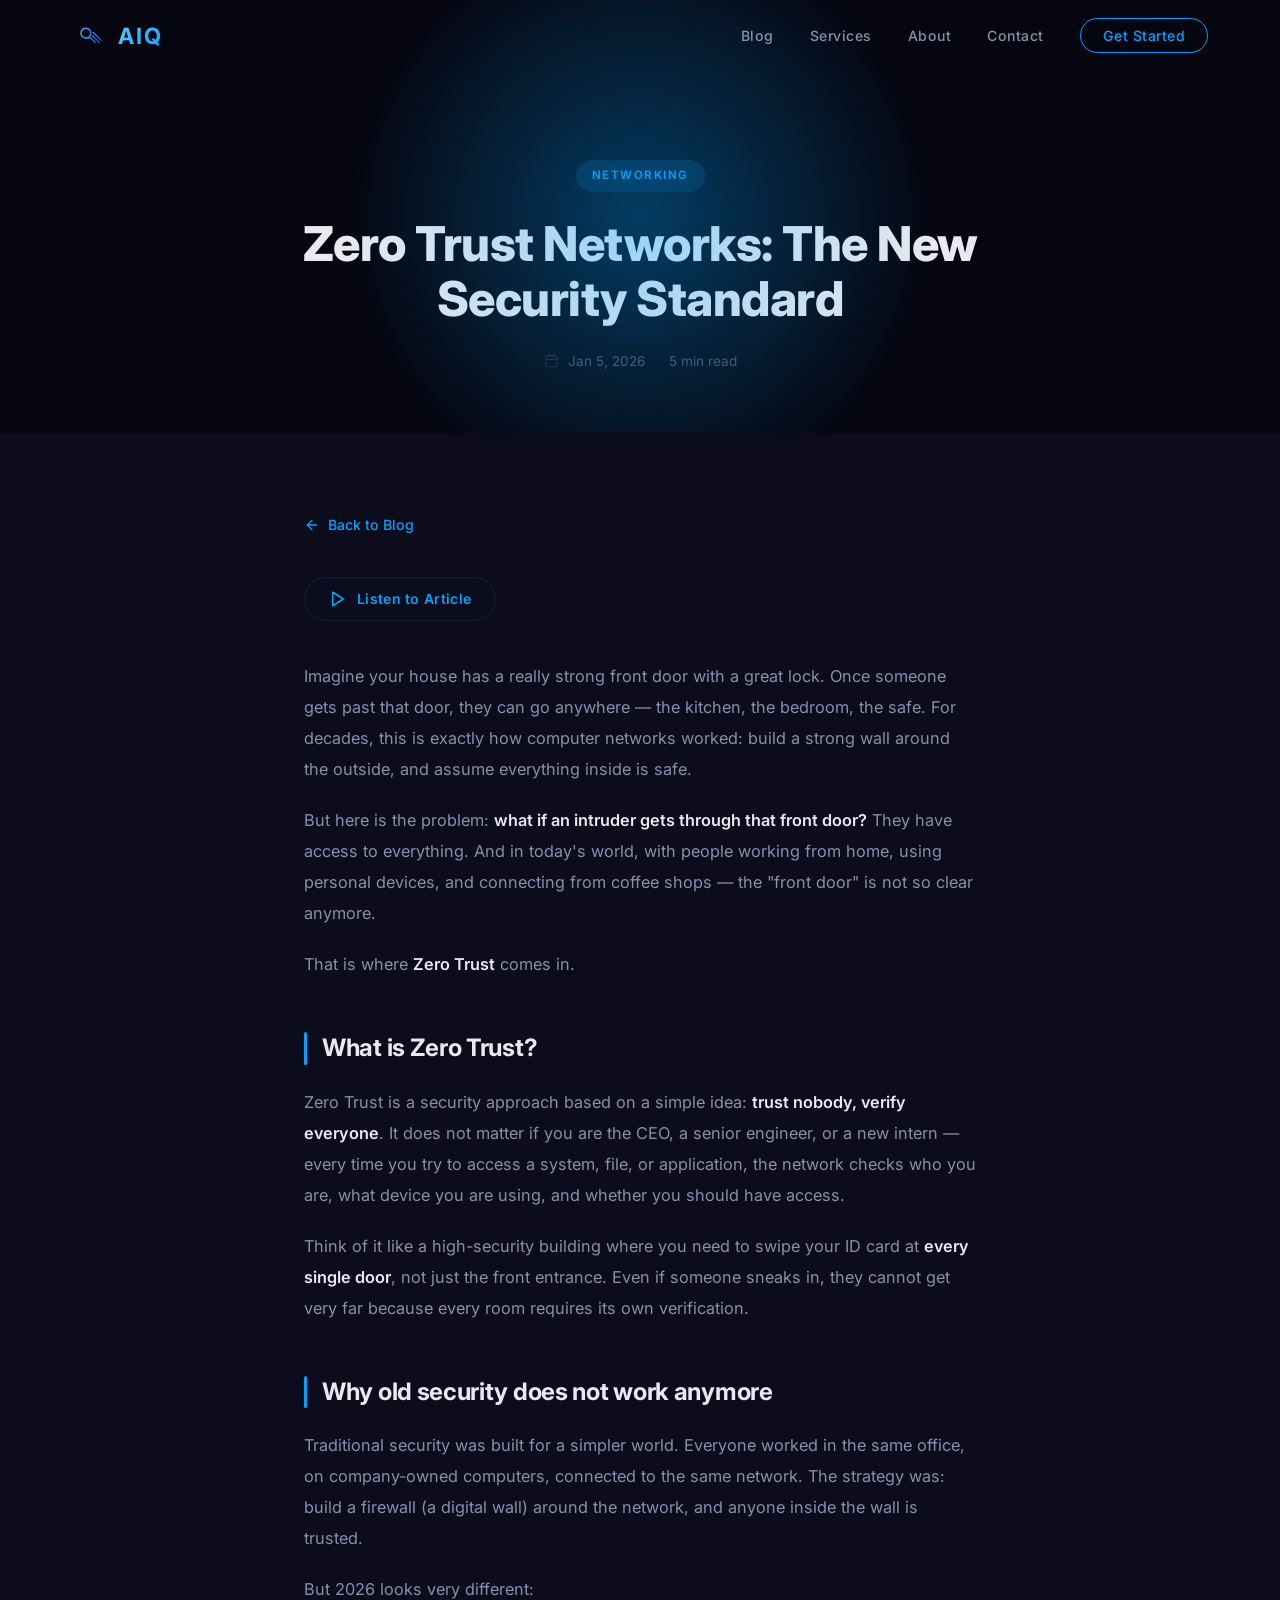
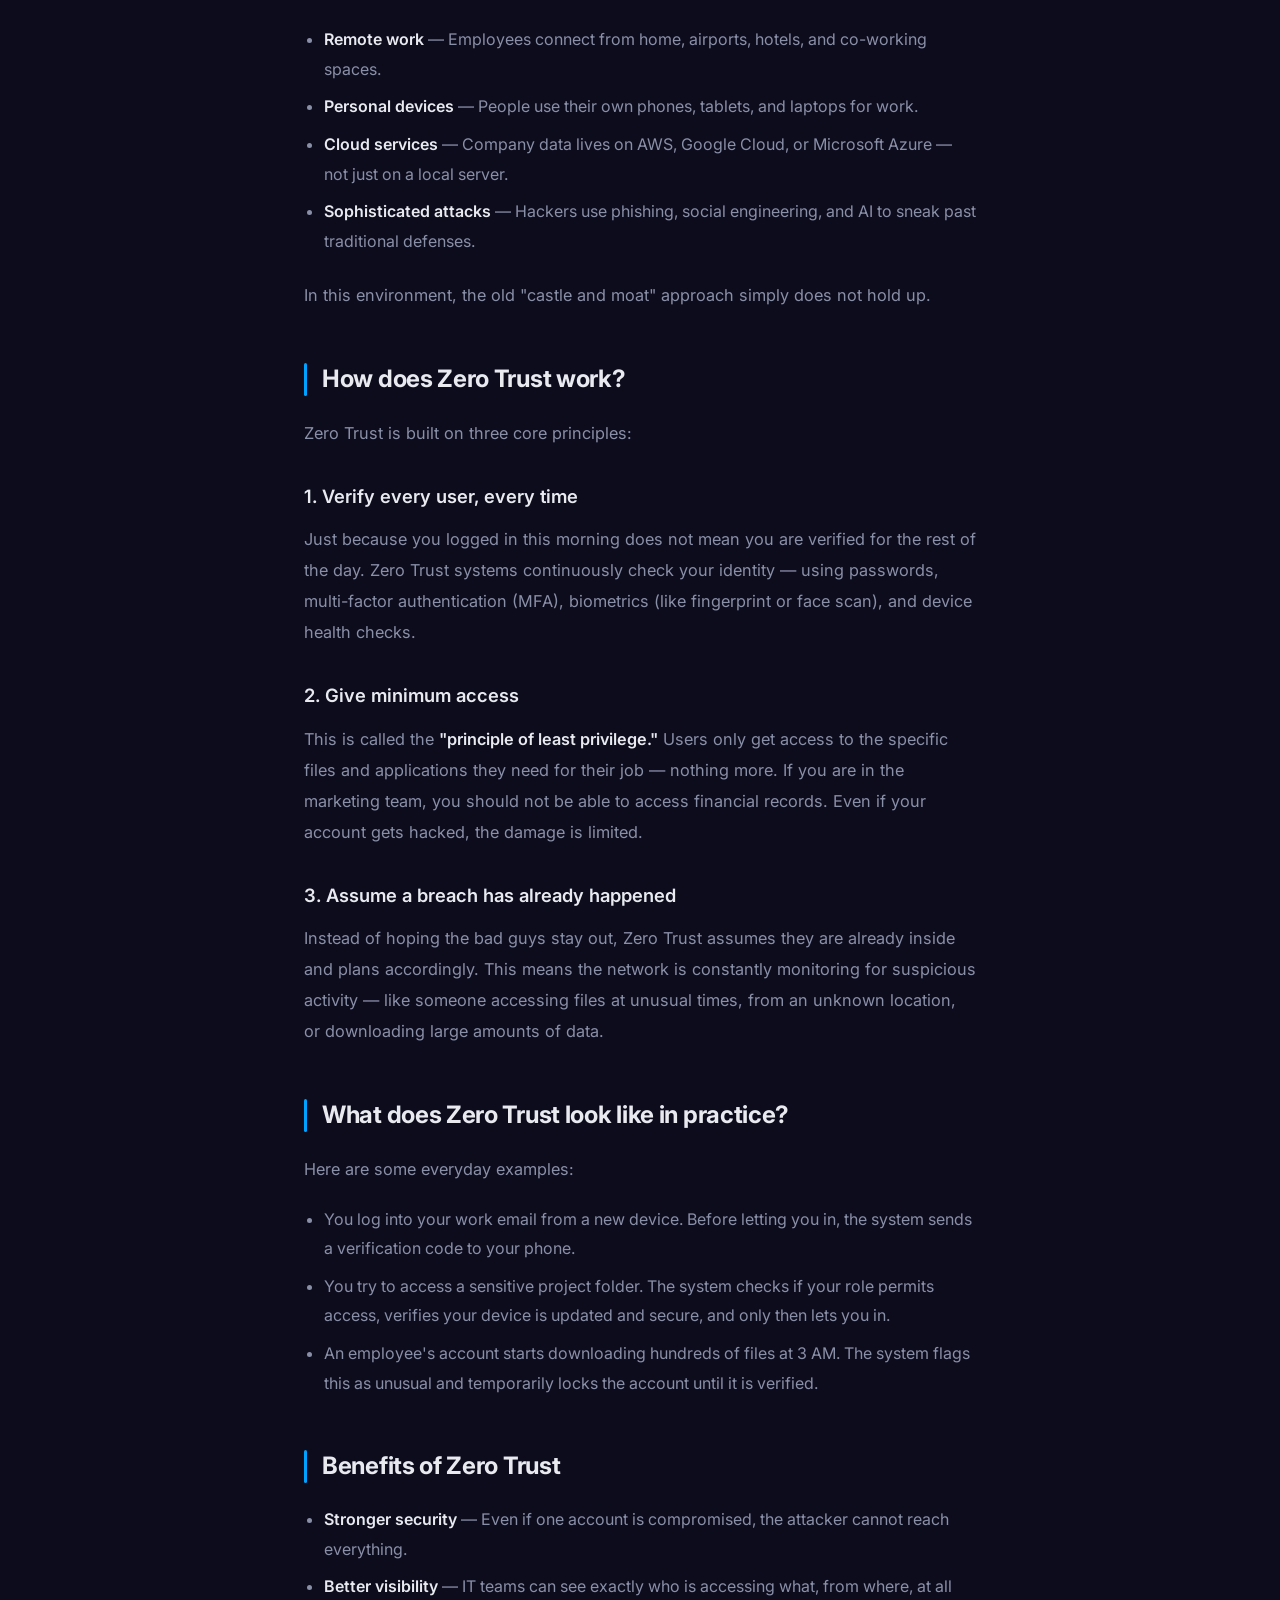
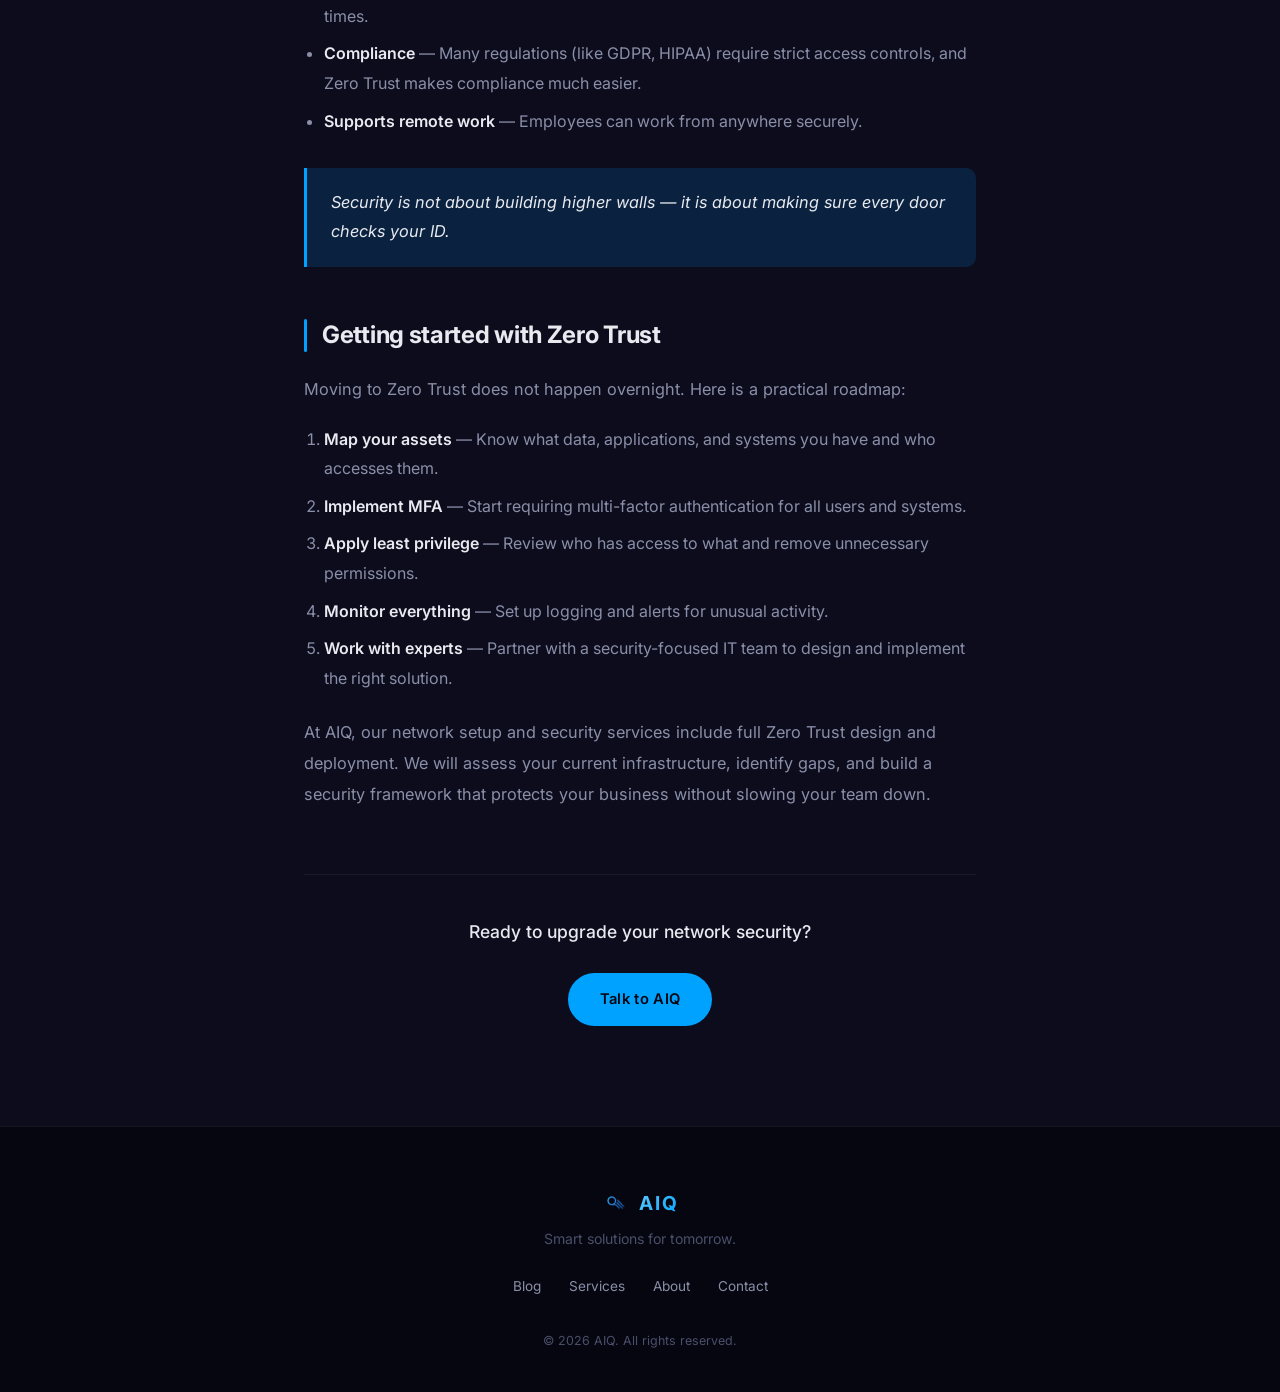
<file: blog-zero-trust.html>
<!DOCTYPE html>
<html lang="en">

<head>
    <meta charset="UTF-8" />
    <meta name="viewport" content="width=device-width, initial-scale=1.0" />
    <title>Zero Trust Networks: The New Security Standard — AIQ Blog</title>
    <meta name="description"
        content="Learn what zero trust network security is, why traditional security is no longer enough, and how to protect your business — explained simply." />
    <link rel="icon" type="image/png" href="assets/favicon.png" />
    <link rel="preconnect" href="https://fonts.googleapis.com" />
    <link rel="preconnect" href="https://fonts.gstatic.com" crossorigin />
    <link href="https://fonts.googleapis.com/css2?family=Inter:wght@300;400;500;600;700;800&display=swap"
        rel="stylesheet" />
    <link rel="stylesheet" href="styles.css" />
    <link rel="stylesheet" href="blog-post.css" />
</head>

<body>

    <canvas id="gridCanvas"></canvas>

    <nav id="navbar">
        <div class="nav-inner">
            <a href="index.html#hero" class="nav-brand">
                <img src="assets/logo.png" alt="AIQ Logo" class="nav-logo" />
                <span class="nav-name">AIQ</span>
            </a>
            <button id="menuToggle" class="menu-toggle" aria-label="Toggle menu">
                <span></span><span></span><span></span>
            </button>
            <ul id="navLinks" class="nav-links">
                <li><a href="blog.html" class="nav-active">Blog</a></li>
                <li><a href="index.html#services">Services</a></li>
                <li><a href="index.html#about">About</a></li>
                <li><a href="index.html#contact">Contact</a></li>
                <li><a href="index.html#contact" class="nav-cta">Get Started</a></li>
            </ul>
        </div>
    </nav>

    <section id="article-hero">
        <div class="article-hero-inner reveal">
            <span class="article-badge">Networking</span>
            <h1 class="article-title">Zero Trust Networks: The New Security Standard</h1>
            <div class="article-meta">
                <span>
                    <svg viewBox="0 0 24 24" fill="none" stroke="currentColor" stroke-width="1.5" stroke-linecap="round"
                        stroke-linejoin="round">
                        <rect x="3" y="4" width="18" height="18" rx="2" />
                        <line x1="16" y1="2" x2="16" y2="6" />
                        <line x1="8" y1="2" x2="8" y2="6" />
                        <line x1="3" y1="10" x2="21" y2="10" />
                    </svg>
                    Jan 5, 2026
                </span>
                <span>5 min read</span>
            </div>
        </div>
        <div class="hero-glow"></div>
    </section>

    <section id="article-body">
        <div class="article-content">
            <a href="blog.html" class="back-to-blog">
                <svg viewBox="0 0 24 24" fill="none" stroke="currentColor" stroke-width="2" stroke-linecap="round"
                    stroke-linejoin="round">
                    <line x1="19" y1="12" x2="5" y2="12" />
                    <polyline points="12 19 5 12 12 5" />
                </svg>
                Back to Blog
            </a>

            <div class="listen-bar">
                <button id="listenBtn" class="listen-btn" data-state="idle">
                    <span class="listen-icon"><svg viewBox="0 0 24 24" fill="none" stroke="currentColor"
                            stroke-width="2" stroke-linecap="round" stroke-linejoin="round">
                            <polygon points="5 3 19 12 5 21 5 3" />
                        </svg></span>
                    <span class="listen-label">Listen to Article</span>
                </button>
                <button id="listenStopBtn" class="listen-stop-btn" aria-label="Stop">
                    <svg viewBox="0 0 24 24" fill="none" stroke="currentColor" stroke-width="2" stroke-linecap="round"
                        stroke-linejoin="round">
                        <rect x="3" y="3" width="18" height="18" rx="2" />
                    </svg>
                </button>
            </div>

            <p>Imagine your house has a really strong front door with a great lock. Once someone gets past that door,
                they can go anywhere — the kitchen, the bedroom, the safe. For decades, this is exactly how computer
                networks worked: build a strong wall around the outside, and assume everything inside is safe.</p>

            <p>But here is the problem: <strong>what if an intruder gets through that front door?</strong> They have
                access to everything. And in today's world, with people working from home, using personal devices, and
                connecting from coffee shops — the "front door" is not so clear anymore.</p>

            <p>That is where <strong>Zero Trust</strong> comes in.</p>

            <h2>What is Zero Trust?</h2>

            <p>Zero Trust is a security approach based on a simple idea: <strong>trust nobody, verify everyone</strong>.
                It does not matter if you are the CEO, a senior engineer, or a new intern — every time you try to access
                a system, file, or application, the network checks who you are, what device you are using, and whether
                you should have access.</p>

            <p>Think of it like a high-security building where you need to swipe your ID card at <strong>every single
                    door</strong>, not just the front entrance. Even if someone sneaks in, they cannot get very far
                because every room requires its own verification.</p>

            <h2>Why old security does not work anymore</h2>

            <p>Traditional security was built for a simpler world. Everyone worked in the same office, on company-owned
                computers, connected to the same network. The strategy was: build a firewall (a digital wall) around the
                network, and anyone inside the wall is trusted.</p>

            <p>But 2026 looks very different:</p>

            <ul>
                <li><strong>Remote work</strong> — Employees connect from home, airports, hotels, and co-working spaces.
                </li>
                <li><strong>Personal devices</strong> — People use their own phones, tablets, and laptops for work.</li>
                <li><strong>Cloud services</strong> — Company data lives on AWS, Google Cloud, or Microsoft Azure — not
                    just on a local server.</li>
                <li><strong>Sophisticated attacks</strong> — Hackers use phishing, social engineering, and AI to sneak
                    past traditional defenses.</li>
            </ul>

            <p>In this environment, the old "castle and moat" approach simply does not hold up.</p>

            <h2>How does Zero Trust work?</h2>

            <p>Zero Trust is built on three core principles:</p>

            <h3>1. Verify every user, every time</h3>
            <p>Just because you logged in this morning does not mean you are verified for the rest of the day. Zero
                Trust systems continuously check your identity — using passwords, multi-factor authentication (MFA),
                biometrics (like fingerprint or face scan), and device health checks.</p>

            <h3>2. Give minimum access</h3>
            <p>This is called the <strong>"principle of least privilege."</strong> Users only get access to the specific
                files and applications they need for their job — nothing more. If you are in the marketing team, you
                should not be able to access financial records. Even if your account gets hacked, the damage is limited.
            </p>

            <h3>3. Assume a breach has already happened</h3>
            <p>Instead of hoping the bad guys stay out, Zero Trust assumes they are already inside and plans
                accordingly. This means the network is constantly monitoring for suspicious activity — like someone
                accessing files at unusual times, from an unknown location, or downloading large amounts of data.</p>

            <h2>What does Zero Trust look like in practice?</h2>

            <p>Here are some everyday examples:</p>

            <ul>
                <li>You log into your work email from a new device. Before letting you in, the system sends a
                    verification code to your phone.</li>
                <li>You try to access a sensitive project folder. The system checks if your role permits access,
                    verifies your device is updated and secure, and only then lets you in.</li>
                <li>An employee's account starts downloading hundreds of files at 3 AM. The system flags this as unusual
                    and temporarily locks the account until it is verified.</li>
            </ul>

            <h2>Benefits of Zero Trust</h2>

            <ul>
                <li><strong>Stronger security</strong> — Even if one account is compromised, the attacker cannot reach
                    everything.</li>
                <li><strong>Better visibility</strong> — IT teams can see exactly who is accessing what, from where, at
                    all times.</li>
                <li><strong>Compliance</strong> — Many regulations (like GDPR, HIPAA) require strict access controls,
                    and Zero Trust makes compliance much easier.</li>
                <li><strong>Supports remote work</strong> — Employees can work from anywhere securely.</li>
            </ul>

            <blockquote>Security is not about building higher walls — it is about making sure every door checks your ID.
            </blockquote>

            <h2>Getting started with Zero Trust</h2>

            <p>Moving to Zero Trust does not happen overnight. Here is a practical roadmap:</p>

            <ol>
                <li><strong>Map your assets</strong> — Know what data, applications, and systems you have and who
                    accesses them.</li>
                <li><strong>Implement MFA</strong> — Start requiring multi-factor authentication for all users and
                    systems.</li>
                <li><strong>Apply least privilege</strong> — Review who has access to what and remove unnecessary
                    permissions.</li>
                <li><strong>Monitor everything</strong> — Set up logging and alerts for unusual activity.</li>
                <li><strong>Work with experts</strong> — Partner with a security-focused IT team to design and implement
                    the right solution.</li>
            </ol>

            <p>At AIQ, our network setup and security services include full Zero Trust design and deployment. We will
                assess your current infrastructure, identify gaps, and build a security framework that protects your
                business without slowing your team down.</p>

            <div class="article-cta">
                <p>Ready to upgrade your network security?</p>
                <a href="index.html#contact" class="btn btn-primary">Talk to AIQ</a>
            </div>
        </div>
    </section>

    <footer id="footer">
        <div class="footer-inner">
            <div class="footer-brand">
                <img src="assets/logo.png" alt="AIQ" class="footer-logo" />
                <span>AIQ</span>
            </div>
            <p class="footer-tagline">Smart solutions for tomorrow.</p>
            <div class="footer-links">
                <a href="blog.html">Blog</a>
                <a href="index.html#services">Services</a>
                <a href="index.html#about">About</a>
                <a href="index.html#contact">Contact</a>
            </div>
            <p class="footer-copy">&copy; 2026 AIQ. All rights reserved.</p>
        </div>
    </footer>

    <script src="script.js"></script>
    <script src="blog-reader.js"></script>
</body>

</html>
</file>
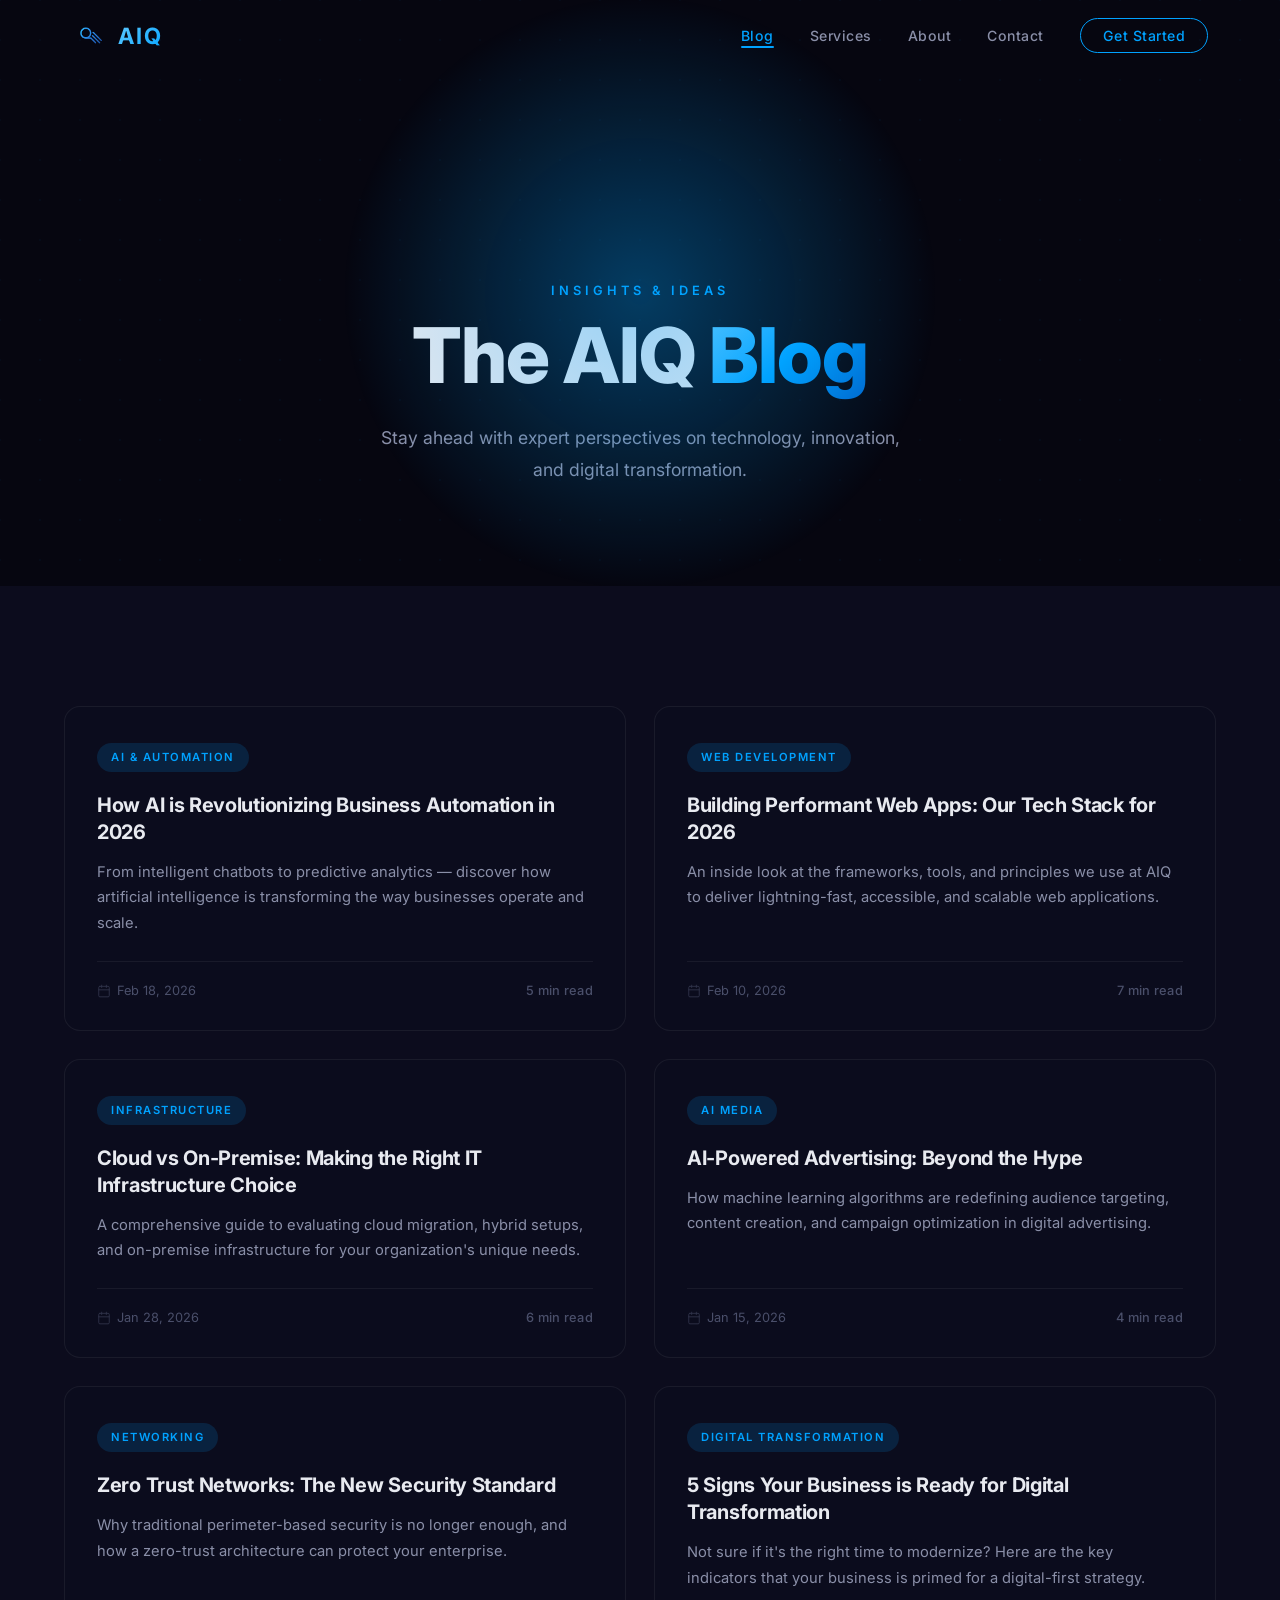
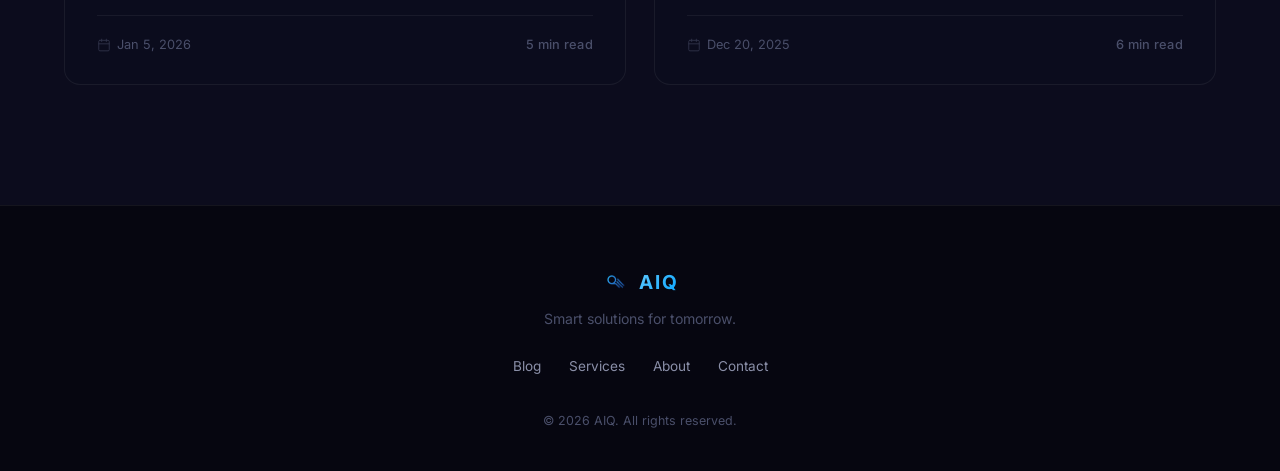
<file: blog.html>
<!DOCTYPE html>
<html lang="en">

<head>
    <meta charset="UTF-8" />
    <meta name="viewport" content="width=device-width, initial-scale=1.0" />
    <title>Blog — AIQ | Smart Solutions for Tomorrow</title>
    <meta name="description"
        content="Explore the AIQ blog for insights on application development, IT infrastructure, AI-powered media, automation, and emerging technology trends." />
    <link rel="icon" type="image/png" href="assets/favicon.png" />
    <link rel="preconnect" href="https://fonts.googleapis.com" />
    <link rel="preconnect" href="https://fonts.gstatic.com" crossorigin />
    <link href="https://fonts.googleapis.com/css2?family=Inter:wght@300;400;500;600;700;800&display=swap"
        rel="stylesheet" />
    <link rel="stylesheet" href="styles.css" />
    <link rel="stylesheet" href="blog.css" />
</head>

<body>

    <!-- ─── Canvas Background ─── -->
    <canvas id="gridCanvas"></canvas>

    <!-- ─── Navigation ─── -->
    <nav id="navbar">
        <div class="nav-inner">
            <a href="index.html#hero" class="nav-brand">
                <img src="assets/logo.png" alt="AIQ Logo" class="nav-logo" />
                <span class="nav-name">AIQ</span>
            </a>
            <button id="menuToggle" class="menu-toggle" aria-label="Toggle menu">
                <span></span><span></span><span></span>
            </button>
            <ul id="navLinks" class="nav-links">
                <li><a href="blog.html" class="nav-active">Blog</a></li>
                <li><a href="index.html#services">Services</a></li>
                <li><a href="index.html#about">About</a></li>
                <li><a href="index.html#contact">Contact</a></li>
                <li><a href="index.html#contact" class="nav-cta">Get Started</a></li>
            </ul>
        </div>
    </nav>

    <!-- ─── Blog Hero ─── -->
    <section id="blog-hero">
        <div class="section-inner blog-hero-inner">
            <p class="section-label reveal">Insights & Ideas</p>
            <h1 class="hero-title reveal">
                The AIQ <span class="gradient-text">Blog</span>
            </h1>
            <p class="hero-sub reveal">Stay ahead with expert perspectives on technology, innovation, and digital
                transformation.</p>
        </div>
        <div class="hero-glow"></div>
    </section>

    <!-- ─── Blog Posts Grid ─── -->
    <section id="blog-posts">
        <div class="section-inner">
            <div class="blog-grid">

                <!-- Post 1 -->
                <a href="blog-ai-automation.html" class="blog-card-link">
                    <article class="blog-card reveal">
                        <div class="blog-card-badge">AI & Automation</div>
                        <h2 class="blog-card-title">How AI is Revolutionizing Business Automation in 2026</h2>
                        <p class="blog-card-excerpt">From intelligent chatbots to predictive analytics — discover how
                            artificial intelligence is transforming the way businesses operate and scale.</p>
                        <div class="blog-card-meta">
                            <span class="blog-date">
                                <svg viewBox="0 0 24 24" fill="none" stroke="currentColor" stroke-width="1.5"
                                    stroke-linecap="round" stroke-linejoin="round">
                                    <rect x="3" y="4" width="18" height="18" rx="2" />
                                    <line x1="16" y1="2" x2="16" y2="6" />
                                    <line x1="8" y1="2" x2="8" y2="6" />
                                    <line x1="3" y1="10" x2="21" y2="10" />
                                </svg>
                                Feb 18, 2026
                            </span>
                            <span class="blog-read-time">5 min read</span>
                        </div>
                    </article>
                </a>

                <!-- Post 2 -->
                <a href="blog-web-tech-stack.html" class="blog-card-link">
                    <article class="blog-card reveal">
                        <div class="blog-card-badge">Web Development</div>
                        <h2 class="blog-card-title">Building Performant Web Apps: Our Tech Stack for 2026</h2>
                        <p class="blog-card-excerpt">An inside look at the frameworks, tools, and principles we use at
                            AIQ
                            to deliver lightning-fast, accessible, and scalable web applications.</p>
                        <div class="blog-card-meta">
                            <span class="blog-date">
                                <svg viewBox="0 0 24 24" fill="none" stroke="currentColor" stroke-width="1.5"
                                    stroke-linecap="round" stroke-linejoin="round">
                                    <rect x="3" y="4" width="18" height="18" rx="2" />
                                    <line x1="16" y1="2" x2="16" y2="6" />
                                    <line x1="8" y1="2" x2="8" y2="6" />
                                    <line x1="3" y1="10" x2="21" y2="10" />
                                </svg>
                                Feb 10, 2026
                            </span>
                            <span class="blog-read-time">7 min read</span>
                        </div>
                    </article>
                </a>

                <!-- Post 3 -->
                <a href="blog-cloud-vs-onprem.html" class="blog-card-link">
                    <article class="blog-card reveal">
                        <div class="blog-card-badge">Infrastructure</div>
                        <h2 class="blog-card-title">Cloud vs On-Premise: Making the Right IT Infrastructure Choice</h2>
                        <p class="blog-card-excerpt">A comprehensive guide to evaluating cloud migration, hybrid setups,
                            and
                            on-premise infrastructure for your organization's unique needs.</p>
                        <div class="blog-card-meta">
                            <span class="blog-date">
                                <svg viewBox="0 0 24 24" fill="none" stroke="currentColor" stroke-width="1.5"
                                    stroke-linecap="round" stroke-linejoin="round">
                                    <rect x="3" y="4" width="18" height="18" rx="2" />
                                    <line x1="16" y1="2" x2="16" y2="6" />
                                    <line x1="8" y1="2" x2="8" y2="6" />
                                    <line x1="3" y1="10" x2="21" y2="10" />
                                </svg>
                                Jan 28, 2026
                            </span>
                            <span class="blog-read-time">6 min read</span>
                        </div>
                    </article>
                </a>

                <!-- Post 4 -->
                <a href="blog-ai-advertising.html" class="blog-card-link">
                    <article class="blog-card reveal">
                        <div class="blog-card-badge">AI Media</div>
                        <h2 class="blog-card-title">AI-Powered Advertising: Beyond the Hype</h2>
                        <p class="blog-card-excerpt">How machine learning algorithms are redefining audience targeting,
                            content creation, and campaign optimization in digital advertising.</p>
                        <div class="blog-card-meta">
                            <span class="blog-date">
                                <svg viewBox="0 0 24 24" fill="none" stroke="currentColor" stroke-width="1.5"
                                    stroke-linecap="round" stroke-linejoin="round">
                                    <rect x="3" y="4" width="18" height="18" rx="2" />
                                    <line x1="16" y1="2" x2="16" y2="6" />
                                    <line x1="8" y1="2" x2="8" y2="6" />
                                    <line x1="3" y1="10" x2="21" y2="10" />
                                </svg>
                                Jan 15, 2026
                            </span>
                            <span class="blog-read-time">4 min read</span>
                        </div>
                    </article>
                </a>

                <!-- Post 5 -->
                <a href="blog-zero-trust.html" class="blog-card-link">
                    <article class="blog-card reveal">
                        <div class="blog-card-badge">Networking</div>
                        <h2 class="blog-card-title">Zero Trust Networks: The New Security Standard</h2>
                        <p class="blog-card-excerpt">Why traditional perimeter-based security is no longer enough, and
                            how a
                            zero-trust architecture can protect your enterprise.</p>
                        <div class="blog-card-meta">
                            <span class="blog-date">
                                <svg viewBox="0 0 24 24" fill="none" stroke="currentColor" stroke-width="1.5"
                                    stroke-linecap="round" stroke-linejoin="round">
                                    <rect x="3" y="4" width="18" height="18" rx="2" />
                                    <line x1="16" y1="2" x2="16" y2="6" />
                                    <line x1="8" y1="2" x2="8" y2="6" />
                                    <line x1="3" y1="10" x2="21" y2="10" />
                                </svg>
                                Jan 5, 2026
                            </span>
                            <span class="blog-read-time">5 min read</span>
                        </div>
                    </article>
                </a>

                <!-- Post 6 -->
                <a href="blog-digital-transformation.html" class="blog-card-link">
                    <article class="blog-card reveal">
                        <div class="blog-card-badge">Digital Transformation</div>
                        <h2 class="blog-card-title">5 Signs Your Business is Ready for Digital Transformation</h2>
                        <p class="blog-card-excerpt">Not sure if it's the right time to modernize? Here are the key
                            indicators that your business is primed for a digital-first strategy.</p>
                        <div class="blog-card-meta">
                            <span class="blog-date">
                                <svg viewBox="0 0 24 24" fill="none" stroke="currentColor" stroke-width="1.5"
                                    stroke-linecap="round" stroke-linejoin="round">
                                    <rect x="3" y="4" width="18" height="18" rx="2" />
                                    <line x1="16" y1="2" x2="16" y2="6" />
                                    <line x1="8" y1="2" x2="8" y2="6" />
                                    <line x1="3" y1="10" x2="21" y2="10" />
                                </svg>
                                Dec 20, 2025
                            </span>
                            <span class="blog-read-time">6 min read</span>
                        </div>
                    </article>
                </a>

            </div>
        </div>
    </section>

    <!-- ─── Footer ─── -->
    <footer id="footer">
        <div class="footer-inner">
            <div class="footer-brand">
                <img src="assets/logo.png" alt="AIQ" class="footer-logo" />
                <span>AIQ</span>
            </div>
            <p class="footer-tagline">Smart solutions for tomorrow.</p>
            <div class="footer-links">
                <a href="blog.html">Blog</a>
                <a href="index.html#services">Services</a>
                <a href="index.html#about">About</a>
                <a href="index.html#contact">Contact</a>
            </div>
            <p class="footer-copy">&copy; 2026 AIQ. All rights reserved.</p>
        </div>
    </footer>

    <script src="script.js"></script>
</body>

</html>
</file>
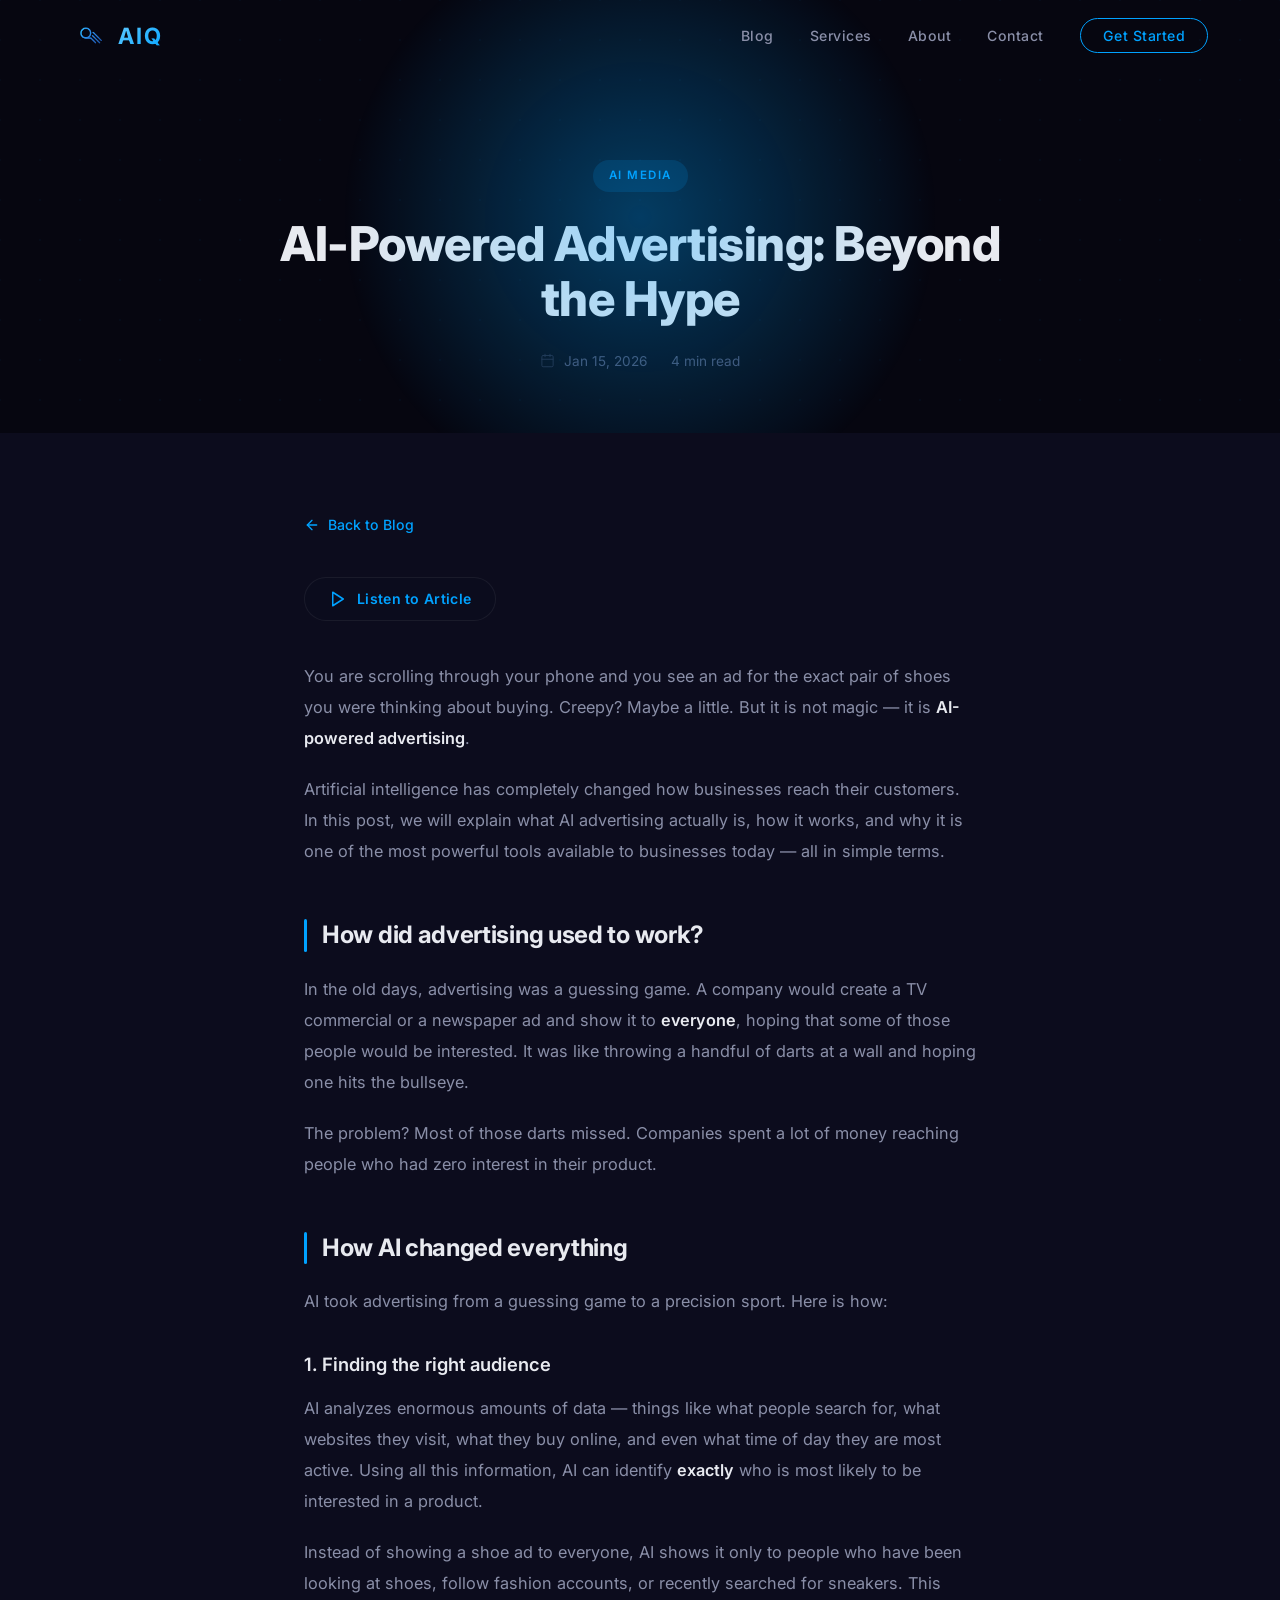
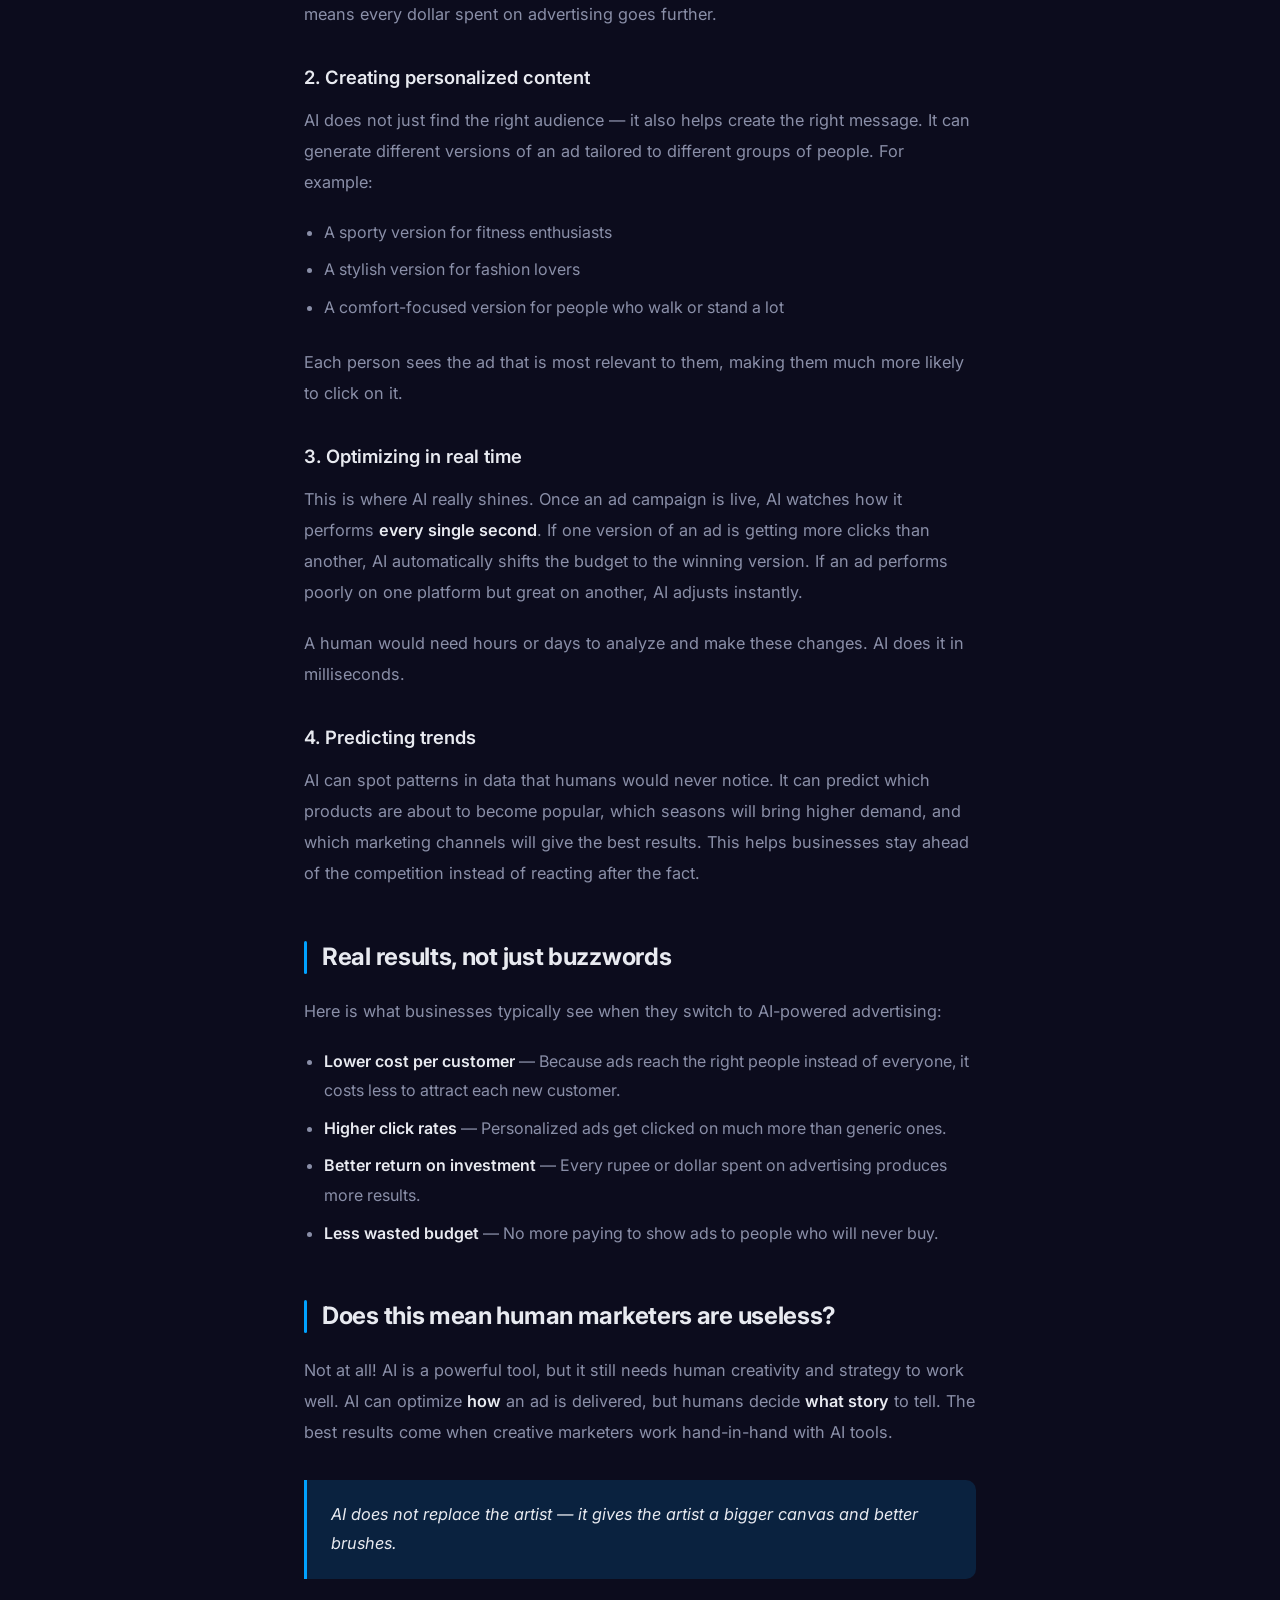
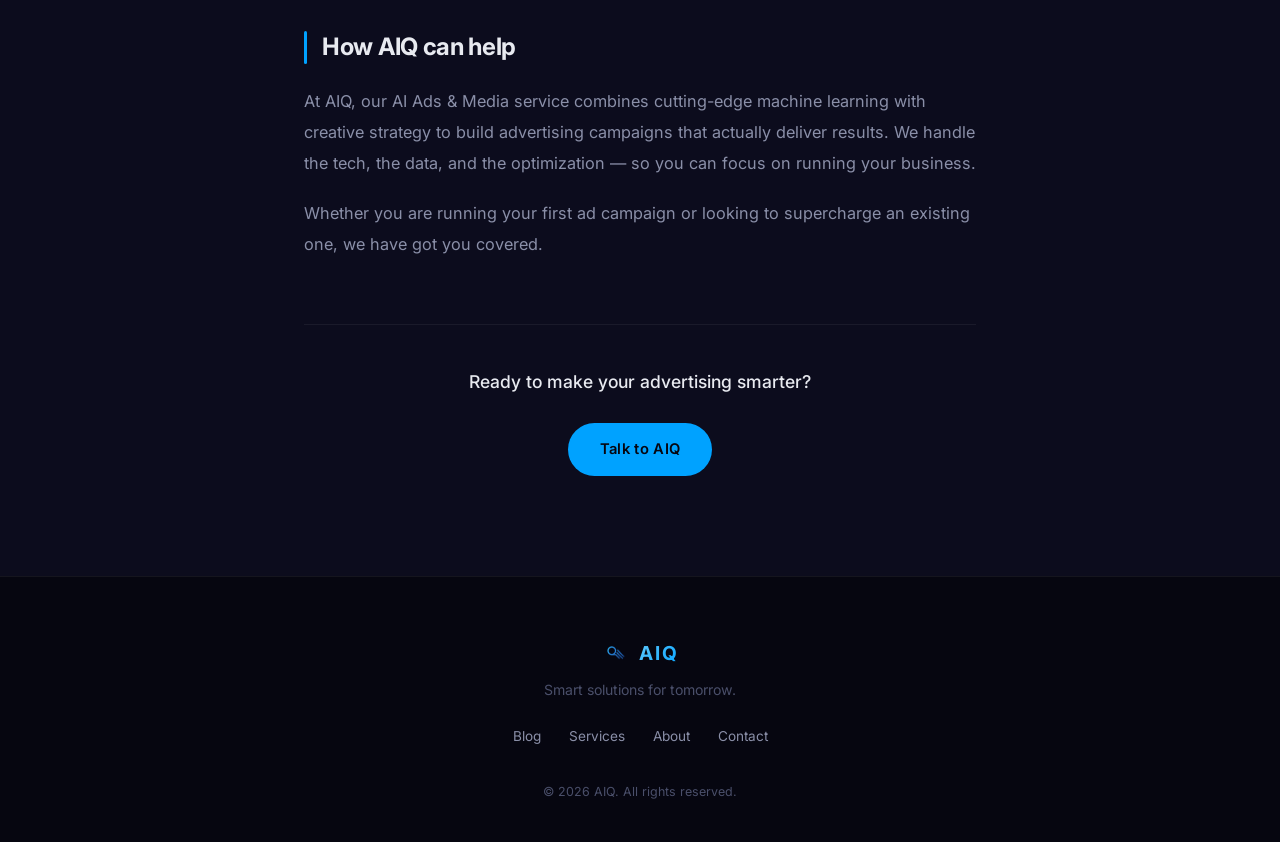
<file: blog/ai-advertising.html>
<!DOCTYPE html>
<html lang="en">

<head>
    <meta charset="UTF-8" />
    <meta name="viewport" content="width=device-width, initial-scale=1.0" />
    <title>AI-Powered Advertising: Beyond the Hype — AIQ Blog</title>
    <meta name="description"
        content="How machine learning is redefining digital advertising — audience targeting, content creation, and campaign optimization explained simply." />
    <link rel="icon" type="image/png" href="../assets/images/favicon.png" />
    <link rel="preconnect" href="https://fonts.googleapis.com" />
    <link rel="preconnect" href="https://fonts.gstatic.com" crossorigin />
    <link href="https://fonts.googleapis.com/css2?family=Inter:wght@300;400;500;600;700;800&display=swap"
        rel="stylesheet" />
    <link rel="stylesheet" href="../assets/css/styles.css" />
    <link rel="stylesheet" href="../assets/css/blog-post.css" />
</head>

<body>

    <canvas id="gridCanvas"></canvas>

    <nav id="navbar">
        <div class="nav-inner">
            <a href="../index.html#hero" class="nav-brand">
                <img src="../assets/images/logo.png" alt="AIQ Logo" class="nav-logo" />
                <span class="nav-name">AIQ</span>
            </a>
            <button id="menuToggle" class="menu-toggle" aria-label="Toggle menu">
                <span></span><span></span><span></span>
            </button>
            <ul id="navLinks" class="nav-links">
                <li><a href="./" class="nav-active">Blog</a></li>
                <li><a href="../index.html#services">Services</a></li>
                <li><a href="../index.html#about">About</a></li>
                <li><a href="../index.html#contact">Contact</a></li>
                <li><a href="../index.html#contact" class="nav-cta">Get Started</a></li>
            </ul>
        </div>
    </nav>

    <section id="article-hero">
        <div class="article-hero-inner reveal">
            <span class="article-badge">AI Media</span>
            <h1 class="article-title">AI-Powered Advertising: Beyond the Hype</h1>
            <div class="article-meta">
                <span>
                    <svg viewBox="0 0 24 24" fill="none" stroke="currentColor" stroke-width="1.5" stroke-linecap="round"
                        stroke-linejoin="round">
                        <rect x="3" y="4" width="18" height="18" rx="2" />
                        <line x1="16" y1="2" x2="16" y2="6" />
                        <line x1="8" y1="2" x2="8" y2="6" />
                        <line x1="3" y1="10" x2="21" y2="10" />
                    </svg>
                    Jan 15, 2026
                </span>
                <span>4 min read</span>
            </div>
        </div>
        <div class="hero-glow"></div>
    </section>

    <section id="article-body">
        <div class="article-content">
            <a href="./" class="back-to-blog">
                <svg viewBox="0 0 24 24" fill="none" stroke="currentColor" stroke-width="2" stroke-linecap="round"
                    stroke-linejoin="round">
                    <line x1="19" y1="12" x2="5" y2="12" />
                    <polyline points="12 19 5 12 12 5" />
                </svg>
                Back to Blog
            </a>

            <div class="listen-bar">
                <button id="listenBtn" class="listen-btn" data-state="idle">
                    <span class="listen-icon"><svg viewBox="0 0 24 24" fill="none" stroke="currentColor"
                            stroke-width="2" stroke-linecap="round" stroke-linejoin="round">
                            <polygon points="5 3 19 12 5 21 5 3" />
                        </svg></span>
                    <span class="listen-label">Listen to Article</span>
                </button>
                <button id="listenStopBtn" class="listen-stop-btn" aria-label="Stop">
                    <svg viewBox="0 0 24 24" fill="none" stroke="currentColor" stroke-width="2" stroke-linecap="round"
                        stroke-linejoin="round">
                        <rect x="3" y="3" width="18" height="18" rx="2" />
                    </svg>
                </button>
            </div>

            <p>You are scrolling through your phone and you see an ad for the exact pair of shoes you were thinking
                about buying. Creepy? Maybe a little. But it is not magic — it is <strong>AI-powered
                    advertising</strong>.</p>

            <p>Artificial intelligence has completely changed how businesses reach their customers. In this post, we
                will explain what AI advertising actually is, how it works, and why it is one of the most powerful tools
                available to businesses today — all in simple terms.</p>

            <h2>How did advertising used to work?</h2>

            <p>In the old days, advertising was a guessing game. A company would create a TV commercial or a newspaper
                ad and show it to <strong>everyone</strong>, hoping that some of those people would be interested. It
                was like throwing a handful of darts at a wall and hoping one hits the bullseye.</p>

            <p>The problem? Most of those darts missed. Companies spent a lot of money reaching people who had zero
                interest in their product.</p>

            <h2>How AI changed everything</h2>

            <p>AI took advertising from a guessing game to a precision sport. Here is how:</p>

            <h3>1. Finding the right audience</h3>
            <p>AI analyzes enormous amounts of data — things like what people search for, what websites they visit, what
                they buy online, and even what time of day they are most active. Using all this information, AI can
                identify <strong>exactly</strong> who is most likely to be interested in a product.</p>
            <p>Instead of showing a shoe ad to everyone, AI shows it only to people who have been looking at shoes,
                follow fashion accounts, or recently searched for sneakers. This means every dollar spent on advertising
                goes further.</p>

            <h3>2. Creating personalized content</h3>
            <p>AI does not just find the right audience — it also helps create the right message. It can generate
                different versions of an ad tailored to different groups of people. For example:</p>
            <ul>
                <li>A sporty version for fitness enthusiasts</li>
                <li>A stylish version for fashion lovers</li>
                <li>A comfort-focused version for people who walk or stand a lot</li>
            </ul>
            <p>Each person sees the ad that is most relevant to them, making them much more likely to click on it.</p>

            <h3>3. Optimizing in real time</h3>
            <p>This is where AI really shines. Once an ad campaign is live, AI watches how it performs <strong>every
                    single second</strong>. If one version of an ad is getting more clicks than another, AI
                automatically shifts the budget to the winning version. If an ad performs poorly on one platform but
                great on another, AI adjusts instantly.</p>
            <p>A human would need hours or days to analyze and make these changes. AI does it in milliseconds.</p>

            <h3>4. Predicting trends</h3>
            <p>AI can spot patterns in data that humans would never notice. It can predict which products are about to
                become popular, which seasons will bring higher demand, and which marketing channels will give the best
                results. This helps businesses stay ahead of the competition instead of reacting after the fact.</p>

            <h2>Real results, not just buzzwords</h2>

            <p>Here is what businesses typically see when they switch to AI-powered advertising:</p>

            <ul>
                <li><strong>Lower cost per customer</strong> — Because ads reach the right people instead of everyone,
                    it costs less to attract each new customer.</li>
                <li><strong>Higher click rates</strong> — Personalized ads get clicked on much more than generic ones.
                </li>
                <li><strong>Better return on investment</strong> — Every rupee or dollar spent on advertising produces
                    more results.</li>
                <li><strong>Less wasted budget</strong> — No more paying to show ads to people who will never buy.</li>
            </ul>

            <h2>Does this mean human marketers are useless?</h2>

            <p>Not at all! AI is a powerful tool, but it still needs human creativity and strategy to work well. AI can
                optimize <strong>how</strong> an ad is delivered, but humans decide <strong>what story</strong> to tell.
                The best results come when creative marketers work hand-in-hand with AI tools.</p>

            <blockquote>AI does not replace the artist — it gives the artist a bigger canvas and better brushes.
            </blockquote>

            <h2>How AIQ can help</h2>

            <p>At AIQ, our AI Ads & Media service combines cutting-edge machine learning with creative strategy to build
                advertising campaigns that actually deliver results. We handle the tech, the data, and the optimization
                — so you can focus on running your business.</p>

            <p>Whether you are running your first ad campaign or looking to supercharge an existing one, we have got you
                covered.</p>

            <div class="article-cta">
                <p>Ready to make your advertising smarter?</p>
                <a href="../index.html#contact" class="btn btn-primary">Talk to AIQ</a>
            </div>
        </div>
    </section>

    <footer id="footer">
        <div class="footer-inner">
            <div class="footer-brand">
                <img src="../assets/images/logo.png" alt="AIQ" class="footer-logo" />
                <span>AIQ</span>
            </div>
            <p class="footer-tagline">Smart solutions for tomorrow.</p>
            <div class="footer-links">
                <a href="./">Blog</a>
                <a href="../index.html#services">Services</a>
                <a href="../index.html#about">About</a>
                <a href="../index.html#contact">Contact</a>
            </div>
            <p class="footer-copy">&copy; 2026 AIQ. All rights reserved.</p>
        </div>
    </footer>

    <script src="../assets/js/script.js"></script>
    <script src="../assets/js/blog-reader.js"></script>
</body>

</html>
</file>
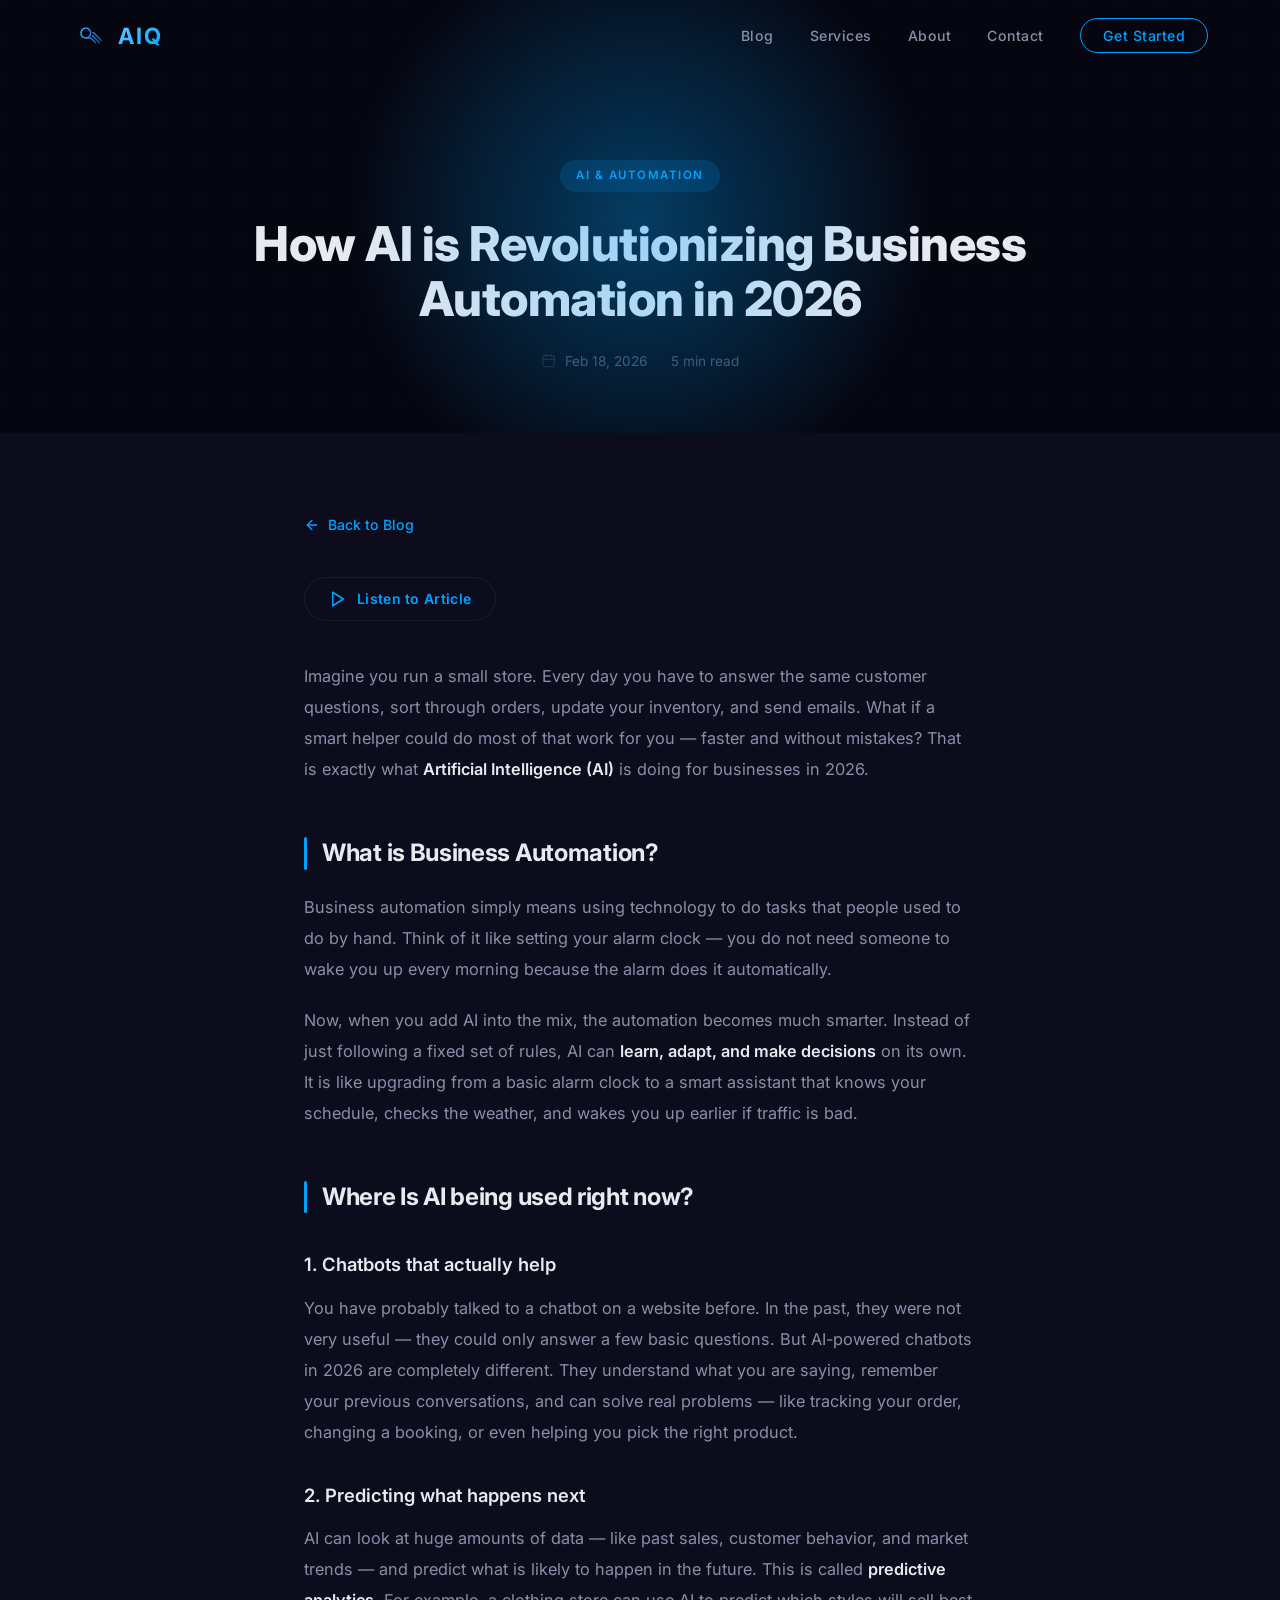
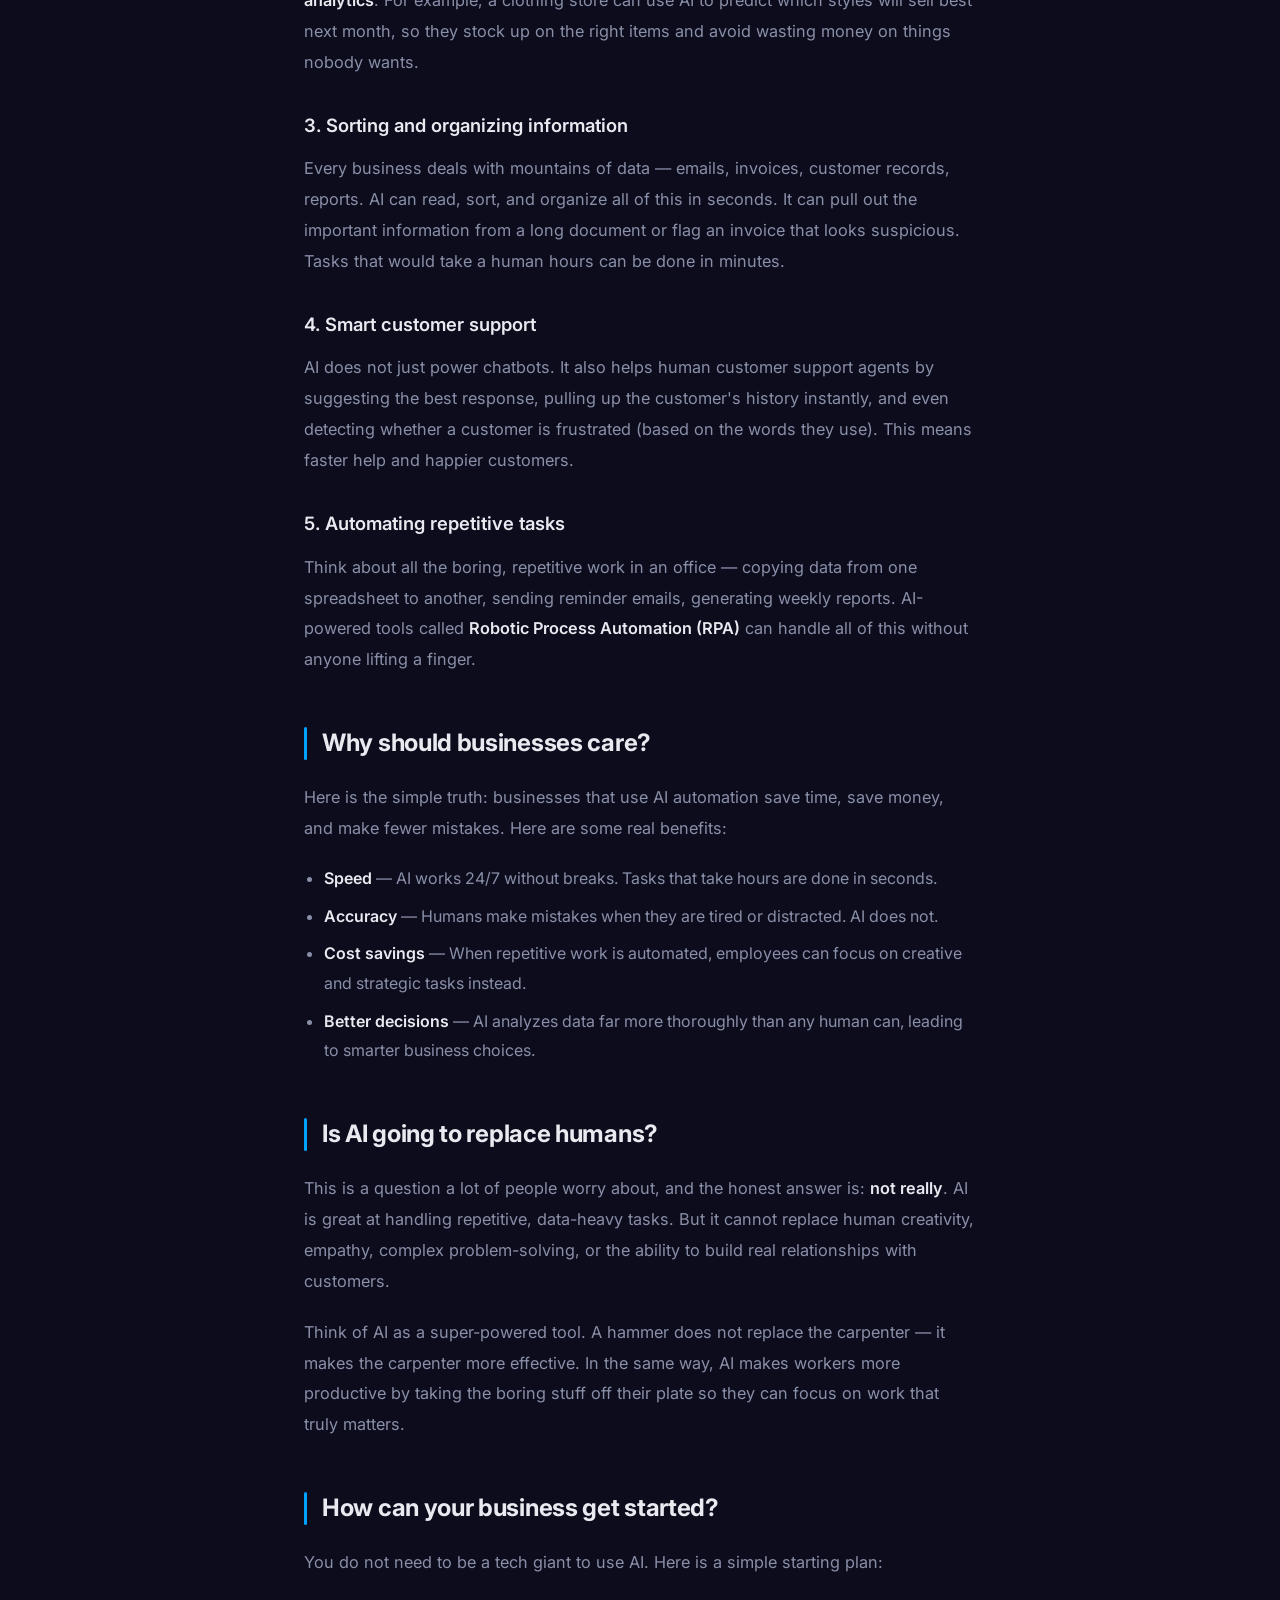
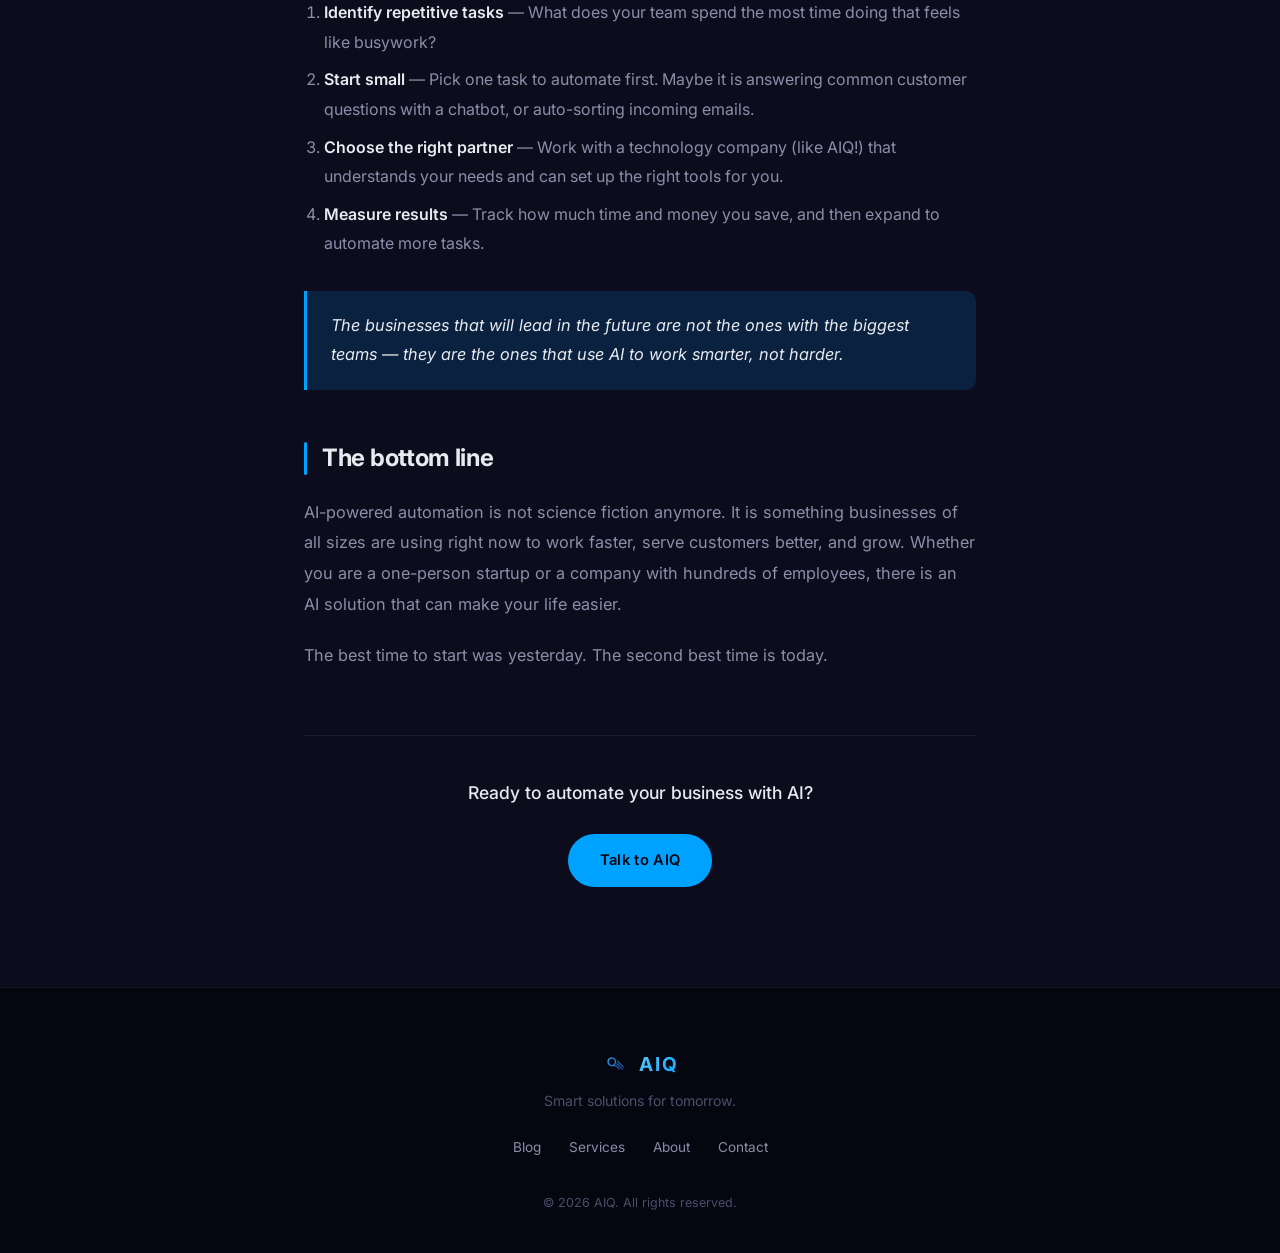
<file: blog/ai-automation.html>
<!DOCTYPE html>
<html lang="en">

<head>
    <meta charset="UTF-8" />
    <meta name="viewport" content="width=device-width, initial-scale=1.0" />
    <title>How AI is Revolutionizing Business Automation in 2026 — AIQ Blog</title>
    <meta name="description"
        content="Discover how artificial intelligence is transforming business automation — from chatbots to predictive analytics — explained in simple terms." />
    <link rel="icon" type="image/png" href="../assets/images/favicon.png" />
    <link rel="preconnect" href="https://fonts.googleapis.com" />
    <link rel="preconnect" href="https://fonts.gstatic.com" crossorigin />
    <link href="https://fonts.googleapis.com/css2?family=Inter:wght@300;400;500;600;700;800&display=swap"
        rel="stylesheet" />
    <link rel="stylesheet" href="../assets/css/styles.css" />
    <link rel="stylesheet" href="../assets/css/blog-post.css" />
</head>

<body>

    <canvas id="gridCanvas"></canvas>

    <!-- ─── Navigation ─── -->
    <nav id="navbar">
        <div class="nav-inner">
            <a href="../index.html#hero" class="nav-brand">
                <img src="../assets/images/logo.png" alt="AIQ Logo" class="nav-logo" />
                <span class="nav-name">AIQ</span>
            </a>
            <button id="menuToggle" class="menu-toggle" aria-label="Toggle menu">
                <span></span><span></span><span></span>
            </button>
            <ul id="navLinks" class="nav-links">
                <li><a href="./" class="nav-active">Blog</a></li>
                <li><a href="../index.html#services">Services</a></li>
                <li><a href="../index.html#about">About</a></li>
                <li><a href="../index.html#contact">Contact</a></li>
                <li><a href="../index.html#contact" class="nav-cta">Get Started</a></li>
            </ul>
        </div>
    </nav>

    <!-- ─── Article Hero ─── -->
    <section id="article-hero">
        <div class="article-hero-inner reveal">
            <span class="article-badge">AI & Automation</span>
            <h1 class="article-title">How AI is Revolutionizing Business Automation in 2026</h1>
            <div class="article-meta">
                <span>
                    <svg viewBox="0 0 24 24" fill="none" stroke="currentColor" stroke-width="1.5" stroke-linecap="round"
                        stroke-linejoin="round">
                        <rect x="3" y="4" width="18" height="18" rx="2" />
                        <line x1="16" y1="2" x2="16" y2="6" />
                        <line x1="8" y1="2" x2="8" y2="6" />
                        <line x1="3" y1="10" x2="21" y2="10" />
                    </svg>
                    Feb 18, 2026
                </span>
                <span>5 min read</span>
            </div>
        </div>
        <div class="hero-glow"></div>
    </section>

    <!-- ─── Article Body ─── -->
    <section id="article-body">
        <div class="article-content">
            <a href="./" class="back-to-blog">
                <svg viewBox="0 0 24 24" fill="none" stroke="currentColor" stroke-width="2" stroke-linecap="round"
                    stroke-linejoin="round">
                    <line x1="19" y1="12" x2="5" y2="12" />
                    <polyline points="12 19 5 12 12 5" />
                </svg>
                Back to Blog
            </a>

            <div class="listen-bar">
                <button id="listenBtn" class="listen-btn" data-state="idle">
                    <span class="listen-icon"><svg viewBox="0 0 24 24" fill="none" stroke="currentColor"
                            stroke-width="2" stroke-linecap="round" stroke-linejoin="round">
                            <polygon points="5 3 19 12 5 21 5 3" />
                        </svg></span>
                    <span class="listen-label">Listen to Article</span>
                </button>
                <button id="listenStopBtn" class="listen-stop-btn" aria-label="Stop">
                    <svg viewBox="0 0 24 24" fill="none" stroke="currentColor" stroke-width="2" stroke-linecap="round"
                        stroke-linejoin="round">
                        <rect x="3" y="3" width="18" height="18" rx="2" />
                    </svg>
                </button>
            </div>

            <p>Imagine you run a small store. Every day you have to answer the same customer questions, sort through
                orders, update your inventory, and send emails. What if a smart helper could do most of that work for
                you — faster and without mistakes? That is exactly what <strong>Artificial Intelligence (AI)</strong> is
                doing for businesses in 2026.</p>

            <h2>What is Business Automation?</h2>

            <p>Business automation simply means using technology to do tasks that people used to do by hand. Think of it
                like setting your alarm clock — you do not need someone to wake you up every morning because the alarm
                does it automatically.</p>

            <p>Now, when you add AI into the mix, the automation becomes much smarter. Instead of just following a fixed
                set of rules, AI can <strong>learn, adapt, and make decisions</strong> on its own. It is like upgrading
                from a basic alarm clock to a smart assistant that knows your schedule, checks the weather, and wakes
                you up earlier if traffic is bad.</p>

            <h2>Where Is AI being used right now?</h2>

            <h3>1. Chatbots that actually help</h3>
            <p>You have probably talked to a chatbot on a website before. In the past, they were not very useful — they
                could only answer a few basic questions. But AI-powered chatbots in 2026 are completely different. They
                understand what you are saying, remember your previous conversations, and can solve real problems — like
                tracking your order, changing a booking, or even helping you pick the right product.</p>

            <h3>2. Predicting what happens next</h3>
            <p>AI can look at huge amounts of data — like past sales, customer behavior, and market trends — and predict
                what is likely to happen in the future. This is called <strong>predictive analytics</strong>. For
                example, a clothing store can use AI to predict which styles will sell best next month, so they stock up
                on the right items and avoid wasting money on things nobody wants.</p>

            <h3>3. Sorting and organizing information</h3>
            <p>Every business deals with mountains of data — emails, invoices, customer records, reports. AI can read,
                sort, and organize all of this in seconds. It can pull out the important information from a long
                document or flag an invoice that looks suspicious. Tasks that would take a human hours can be done in
                minutes.</p>

            <h3>4. Smart customer support</h3>
            <p>AI does not just power chatbots. It also helps human customer support agents by suggesting the best
                response, pulling up the customer's history instantly, and even detecting whether a customer is
                frustrated (based on the words they use). This means faster help and happier customers.</p>

            <h3>5. Automating repetitive tasks</h3>
            <p>Think about all the boring, repetitive work in an office — copying data from one spreadsheet to another,
                sending reminder emails, generating weekly reports. AI-powered tools called <strong>Robotic Process
                    Automation (RPA)</strong> can handle all of this without anyone lifting a finger.</p>

            <h2>Why should businesses care?</h2>

            <p>Here is the simple truth: businesses that use AI automation save time, save money, and make fewer
                mistakes. Here are some real benefits:</p>

            <ul>
                <li><strong>Speed</strong> — AI works 24/7 without breaks. Tasks that take hours are done in seconds.
                </li>
                <li><strong>Accuracy</strong> — Humans make mistakes when they are tired or distracted. AI does not.
                </li>
                <li><strong>Cost savings</strong> — When repetitive work is automated, employees can focus on creative
                    and strategic tasks instead.</li>
                <li><strong>Better decisions</strong> — AI analyzes data far more thoroughly than any human can, leading
                    to smarter business choices.</li>
            </ul>

            <h2>Is AI going to replace humans?</h2>

            <p>This is a question a lot of people worry about, and the honest answer is: <strong>not really</strong>. AI
                is great at handling repetitive, data-heavy tasks. But it cannot replace human creativity, empathy,
                complex problem-solving, or the ability to build real relationships with customers.</p>

            <p>Think of AI as a super-powered tool. A hammer does not replace the carpenter — it makes the carpenter
                more effective. In the same way, AI makes workers more productive by taking the boring stuff off their
                plate so they can focus on work that truly matters.</p>

            <h2>How can your business get started?</h2>

            <p>You do not need to be a tech giant to use AI. Here is a simple starting plan:</p>

            <ol>
                <li><strong>Identify repetitive tasks</strong> — What does your team spend the most time doing that
                    feels like busywork?</li>
                <li><strong>Start small</strong> — Pick one task to automate first. Maybe it is answering common
                    customer questions with a chatbot, or auto-sorting incoming emails.</li>
                <li><strong>Choose the right partner</strong> — Work with a technology company (like AIQ!) that
                    understands your needs and can set up the right tools for you.</li>
                <li><strong>Measure results</strong> — Track how much time and money you save, and then expand to
                    automate more tasks.</li>
            </ol>

            <blockquote>The businesses that will lead in the future are not the ones with the biggest teams — they are
                the ones that use AI to work smarter, not harder.</blockquote>

            <h2>The bottom line</h2>

            <p>AI-powered automation is not science fiction anymore. It is something businesses of all sizes are using
                right now to work faster, serve customers better, and grow. Whether you are a one-person startup or a
                company with hundreds of employees, there is an AI solution that can make your life easier.</p>

            <p>The best time to start was yesterday. The second best time is today.</p>

            <div class="article-cta">
                <p>Ready to automate your business with AI?</p>
                <a href="../index.html#contact" class="btn btn-primary">Talk to AIQ</a>
            </div>
        </div>
    </section>

    <!-- ─── Footer ─── -->
    <footer id="footer">
        <div class="footer-inner">
            <div class="footer-brand">
                <img src="../assets/images/logo.png" alt="AIQ" class="footer-logo" />
                <span>AIQ</span>
            </div>
            <p class="footer-tagline">Smart solutions for tomorrow.</p>
            <div class="footer-links">
                <a href="./">Blog</a>
                <a href="../index.html#services">Services</a>
                <a href="../index.html#about">About</a>
                <a href="../index.html#contact">Contact</a>
            </div>
            <p class="footer-copy">&copy; 2026 AIQ. All rights reserved.</p>
        </div>
    </footer>

    <script src="../assets/js/script.js"></script>
    <script src="../assets/js/blog-reader.js"></script>
</body>

</html>
</file>
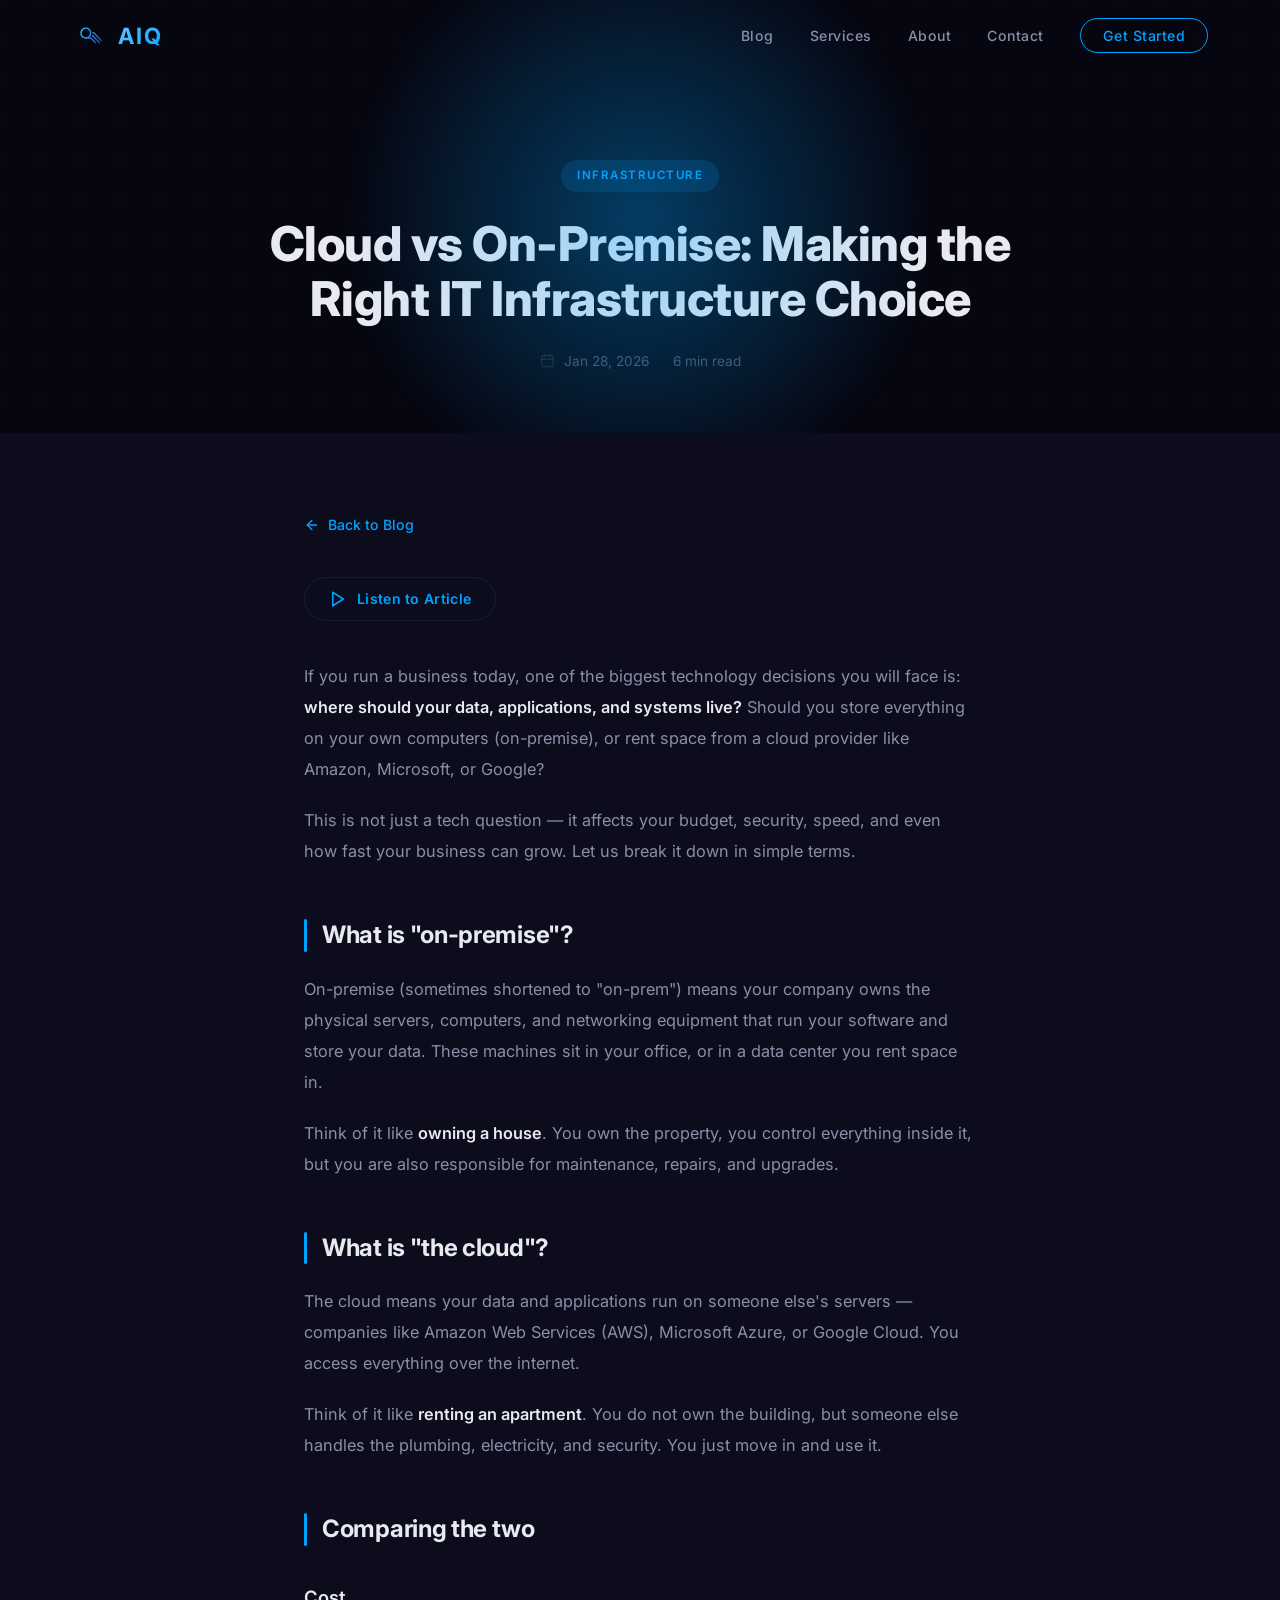
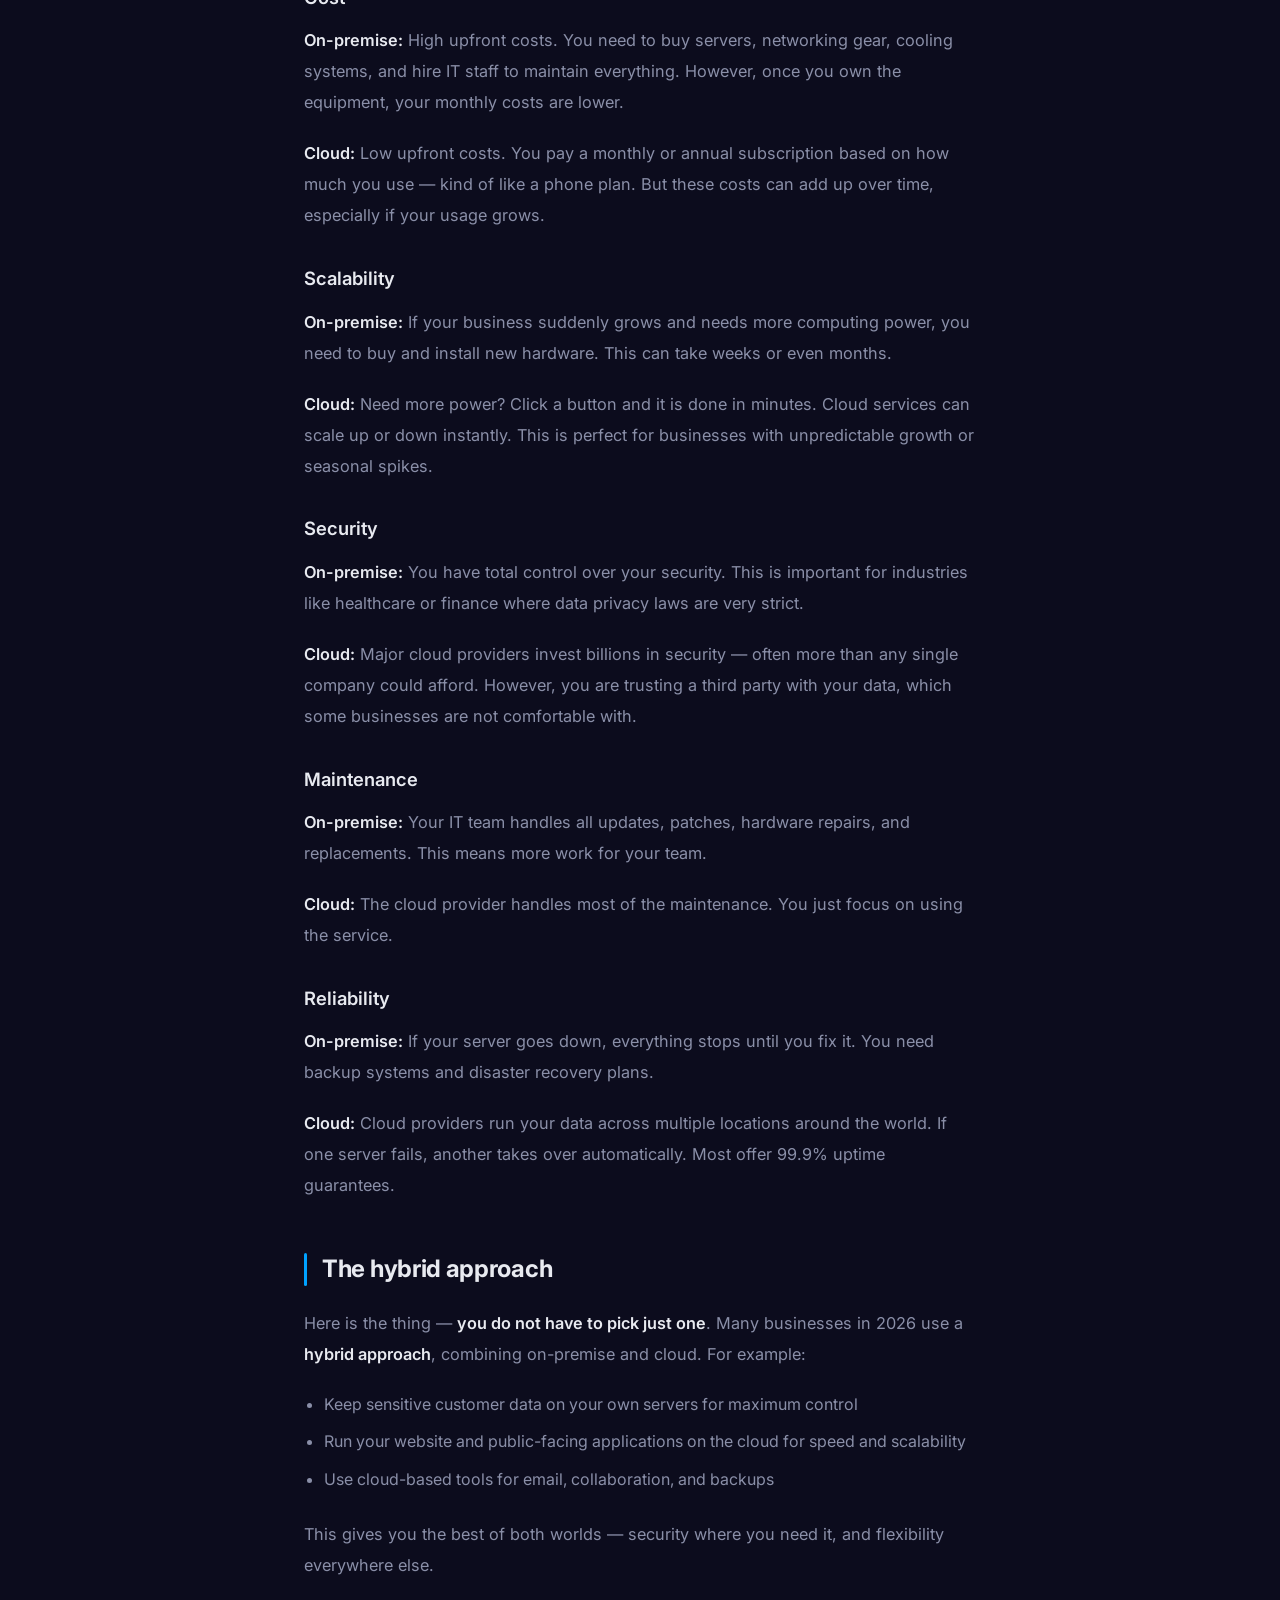
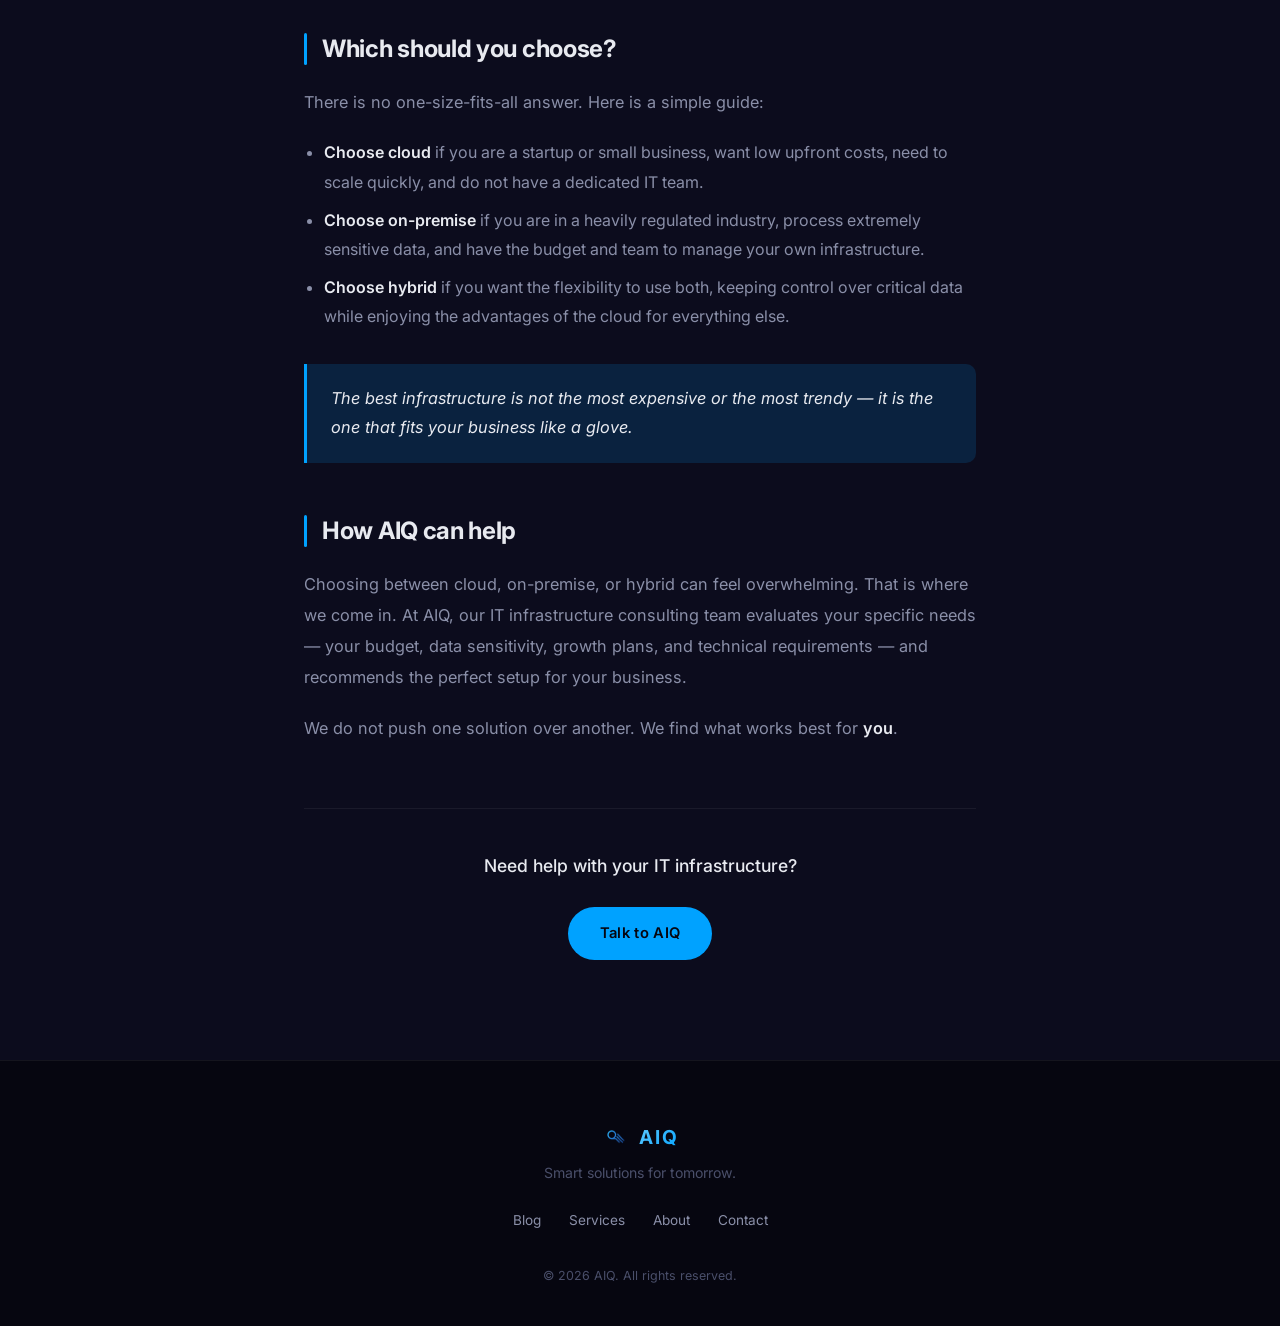
<file: blog/cloud-vs-onprem.html>
<!DOCTYPE html>
<html lang="en">

<head>
    <meta charset="UTF-8" />
    <meta name="viewport" content="width=device-width, initial-scale=1.0" />
    <title>Cloud vs On-Premise: Making the Right IT Infrastructure Choice — AIQ Blog</title>
    <meta name="description"
        content="A simple guide to understanding cloud computing vs on-premise infrastructure — helping you make the right choice for your business." />
    <link rel="icon" type="image/png" href="../assets/images/favicon.png" />
    <link rel="preconnect" href="https://fonts.googleapis.com" />
    <link rel="preconnect" href="https://fonts.gstatic.com" crossorigin />
    <link href="https://fonts.googleapis.com/css2?family=Inter:wght@300;400;500;600;700;800&display=swap"
        rel="stylesheet" />
    <link rel="stylesheet" href="../assets/css/styles.css" />
    <link rel="stylesheet" href="../assets/css/blog-post.css" />
</head>

<body>

    <canvas id="gridCanvas"></canvas>

    <nav id="navbar">
        <div class="nav-inner">
            <a href="../index.html#hero" class="nav-brand">
                <img src="../assets/images/logo.png" alt="AIQ Logo" class="nav-logo" />
                <span class="nav-name">AIQ</span>
            </a>
            <button id="menuToggle" class="menu-toggle" aria-label="Toggle menu">
                <span></span><span></span><span></span>
            </button>
            <ul id="navLinks" class="nav-links">
                <li><a href="./" class="nav-active">Blog</a></li>
                <li><a href="../index.html#services">Services</a></li>
                <li><a href="../index.html#about">About</a></li>
                <li><a href="../index.html#contact">Contact</a></li>
                <li><a href="../index.html#contact" class="nav-cta">Get Started</a></li>
            </ul>
        </div>
    </nav>

    <section id="article-hero">
        <div class="article-hero-inner reveal">
            <span class="article-badge">Infrastructure</span>
            <h1 class="article-title">Cloud vs On-Premise: Making the Right IT Infrastructure Choice</h1>
            <div class="article-meta">
                <span>
                    <svg viewBox="0 0 24 24" fill="none" stroke="currentColor" stroke-width="1.5" stroke-linecap="round"
                        stroke-linejoin="round">
                        <rect x="3" y="4" width="18" height="18" rx="2" />
                        <line x1="16" y1="2" x2="16" y2="6" />
                        <line x1="8" y1="2" x2="8" y2="6" />
                        <line x1="3" y1="10" x2="21" y2="10" />
                    </svg>
                    Jan 28, 2026
                </span>
                <span>6 min read</span>
            </div>
        </div>
        <div class="hero-glow"></div>
    </section>

    <section id="article-body">
        <div class="article-content">
            <a href="./" class="back-to-blog">
                <svg viewBox="0 0 24 24" fill="none" stroke="currentColor" stroke-width="2" stroke-linecap="round"
                    stroke-linejoin="round">
                    <line x1="19" y1="12" x2="5" y2="12" />
                    <polyline points="12 19 5 12 12 5" />
                </svg>
                Back to Blog
            </a>

            <div class="listen-bar">
                <button id="listenBtn" class="listen-btn" data-state="idle">
                    <span class="listen-icon"><svg viewBox="0 0 24 24" fill="none" stroke="currentColor"
                            stroke-width="2" stroke-linecap="round" stroke-linejoin="round">
                            <polygon points="5 3 19 12 5 21 5 3" />
                        </svg></span>
                    <span class="listen-label">Listen to Article</span>
                </button>
                <button id="listenStopBtn" class="listen-stop-btn" aria-label="Stop">
                    <svg viewBox="0 0 24 24" fill="none" stroke="currentColor" stroke-width="2" stroke-linecap="round"
                        stroke-linejoin="round">
                        <rect x="3" y="3" width="18" height="18" rx="2" />
                    </svg>
                </button>
            </div>

            <p>If you run a business today, one of the biggest technology decisions you will face is: <strong>where
                    should your data, applications, and systems live?</strong> Should you store everything on your own
                computers (on-premise), or rent space from a cloud provider like Amazon, Microsoft, or Google?</p>

            <p>This is not just a tech question — it affects your budget, security, speed, and even how fast your
                business can grow. Let us break it down in simple terms.</p>

            <h2>What is "on-premise"?</h2>

            <p>On-premise (sometimes shortened to "on-prem") means your company owns the physical servers, computers,
                and networking equipment that run your software and store your data. These machines sit in your office,
                or in a data center you rent space in.</p>

            <p>Think of it like <strong>owning a house</strong>. You own the property, you control everything inside it,
                but you are also responsible for maintenance, repairs, and upgrades.</p>

            <h2>What is "the cloud"?</h2>

            <p>The cloud means your data and applications run on someone else's servers — companies like Amazon Web
                Services (AWS), Microsoft Azure, or Google Cloud. You access everything over the internet.</p>

            <p>Think of it like <strong>renting an apartment</strong>. You do not own the building, but someone else
                handles the plumbing, electricity, and security. You just move in and use it.</p>

            <h2>Comparing the two</h2>

            <h3>Cost</h3>
            <p><strong>On-premise:</strong> High upfront costs. You need to buy servers, networking gear, cooling
                systems, and hire IT staff to maintain everything. However, once you own the equipment, your monthly
                costs are lower.</p>
            <p><strong>Cloud:</strong> Low upfront costs. You pay a monthly or annual subscription based on how much you
                use — kind of like a phone plan. But these costs can add up over time, especially if your usage grows.
            </p>

            <h3>Scalability</h3>
            <p><strong>On-premise:</strong> If your business suddenly grows and needs more computing power, you need to
                buy and install new hardware. This can take weeks or even months.</p>
            <p><strong>Cloud:</strong> Need more power? Click a button and it is done in minutes. Cloud services can
                scale up or down instantly. This is perfect for businesses with unpredictable growth or seasonal spikes.
            </p>

            <h3>Security</h3>
            <p><strong>On-premise:</strong> You have total control over your security. This is important for industries
                like healthcare or finance where data privacy laws are very strict.</p>
            <p><strong>Cloud:</strong> Major cloud providers invest billions in security — often more than any single
                company could afford. However, you are trusting a third party with your data, which some businesses are
                not comfortable with.</p>

            <h3>Maintenance</h3>
            <p><strong>On-premise:</strong> Your IT team handles all updates, patches, hardware repairs, and
                replacements. This means more work for your team.</p>
            <p><strong>Cloud:</strong> The cloud provider handles most of the maintenance. You just focus on using the
                service.</p>

            <h3>Reliability</h3>
            <p><strong>On-premise:</strong> If your server goes down, everything stops until you fix it. You need backup
                systems and disaster recovery plans.</p>
            <p><strong>Cloud:</strong> Cloud providers run your data across multiple locations around the world. If one
                server fails, another takes over automatically. Most offer 99.9% uptime guarantees.</p>

            <h2>The hybrid approach</h2>

            <p>Here is the thing — <strong>you do not have to pick just one</strong>. Many businesses in 2026 use a
                <strong>hybrid approach</strong>, combining on-premise and cloud. For example:
            </p>

            <ul>
                <li>Keep sensitive customer data on your own servers for maximum control</li>
                <li>Run your website and public-facing applications on the cloud for speed and scalability</li>
                <li>Use cloud-based tools for email, collaboration, and backups</li>
            </ul>

            <p>This gives you the best of both worlds — security where you need it, and flexibility everywhere else.</p>

            <h2>Which should you choose?</h2>

            <p>There is no one-size-fits-all answer. Here is a simple guide:</p>

            <ul>
                <li><strong>Choose cloud</strong> if you are a startup or small business, want low upfront costs, need
                    to scale quickly, and do not have a dedicated IT team.</li>
                <li><strong>Choose on-premise</strong> if you are in a heavily regulated industry, process extremely
                    sensitive data, and have the budget and team to manage your own infrastructure.</li>
                <li><strong>Choose hybrid</strong> if you want the flexibility to use both, keeping control over
                    critical data while enjoying the advantages of the cloud for everything else.</li>
            </ul>

            <blockquote>The best infrastructure is not the most expensive or the most trendy — it is the one that fits
                your business like a glove.</blockquote>

            <h2>How AIQ can help</h2>

            <p>Choosing between cloud, on-premise, or hybrid can feel overwhelming. That is where we come in. At AIQ,
                our IT infrastructure consulting team evaluates your specific needs — your budget, data sensitivity,
                growth plans, and technical requirements — and recommends the perfect setup for your business.</p>

            <p>We do not push one solution over another. We find what works best for <strong>you</strong>.</p>

            <div class="article-cta">
                <p>Need help with your IT infrastructure?</p>
                <a href="../index.html#contact" class="btn btn-primary">Talk to AIQ</a>
            </div>
        </div>
    </section>

    <footer id="footer">
        <div class="footer-inner">
            <div class="footer-brand">
                <img src="../assets/images/logo.png" alt="AIQ" class="footer-logo" />
                <span>AIQ</span>
            </div>
            <p class="footer-tagline">Smart solutions for tomorrow.</p>
            <div class="footer-links">
                <a href="./">Blog</a>
                <a href="../index.html#services">Services</a>
                <a href="../index.html#about">About</a>
                <a href="../index.html#contact">Contact</a>
            </div>
            <p class="footer-copy">&copy; 2026 AIQ. All rights reserved.</p>
        </div>
    </footer>

    <script src="../assets/js/script.js"></script>
    <script src="../assets/js/blog-reader.js"></script>
</body>

</html>
</file>
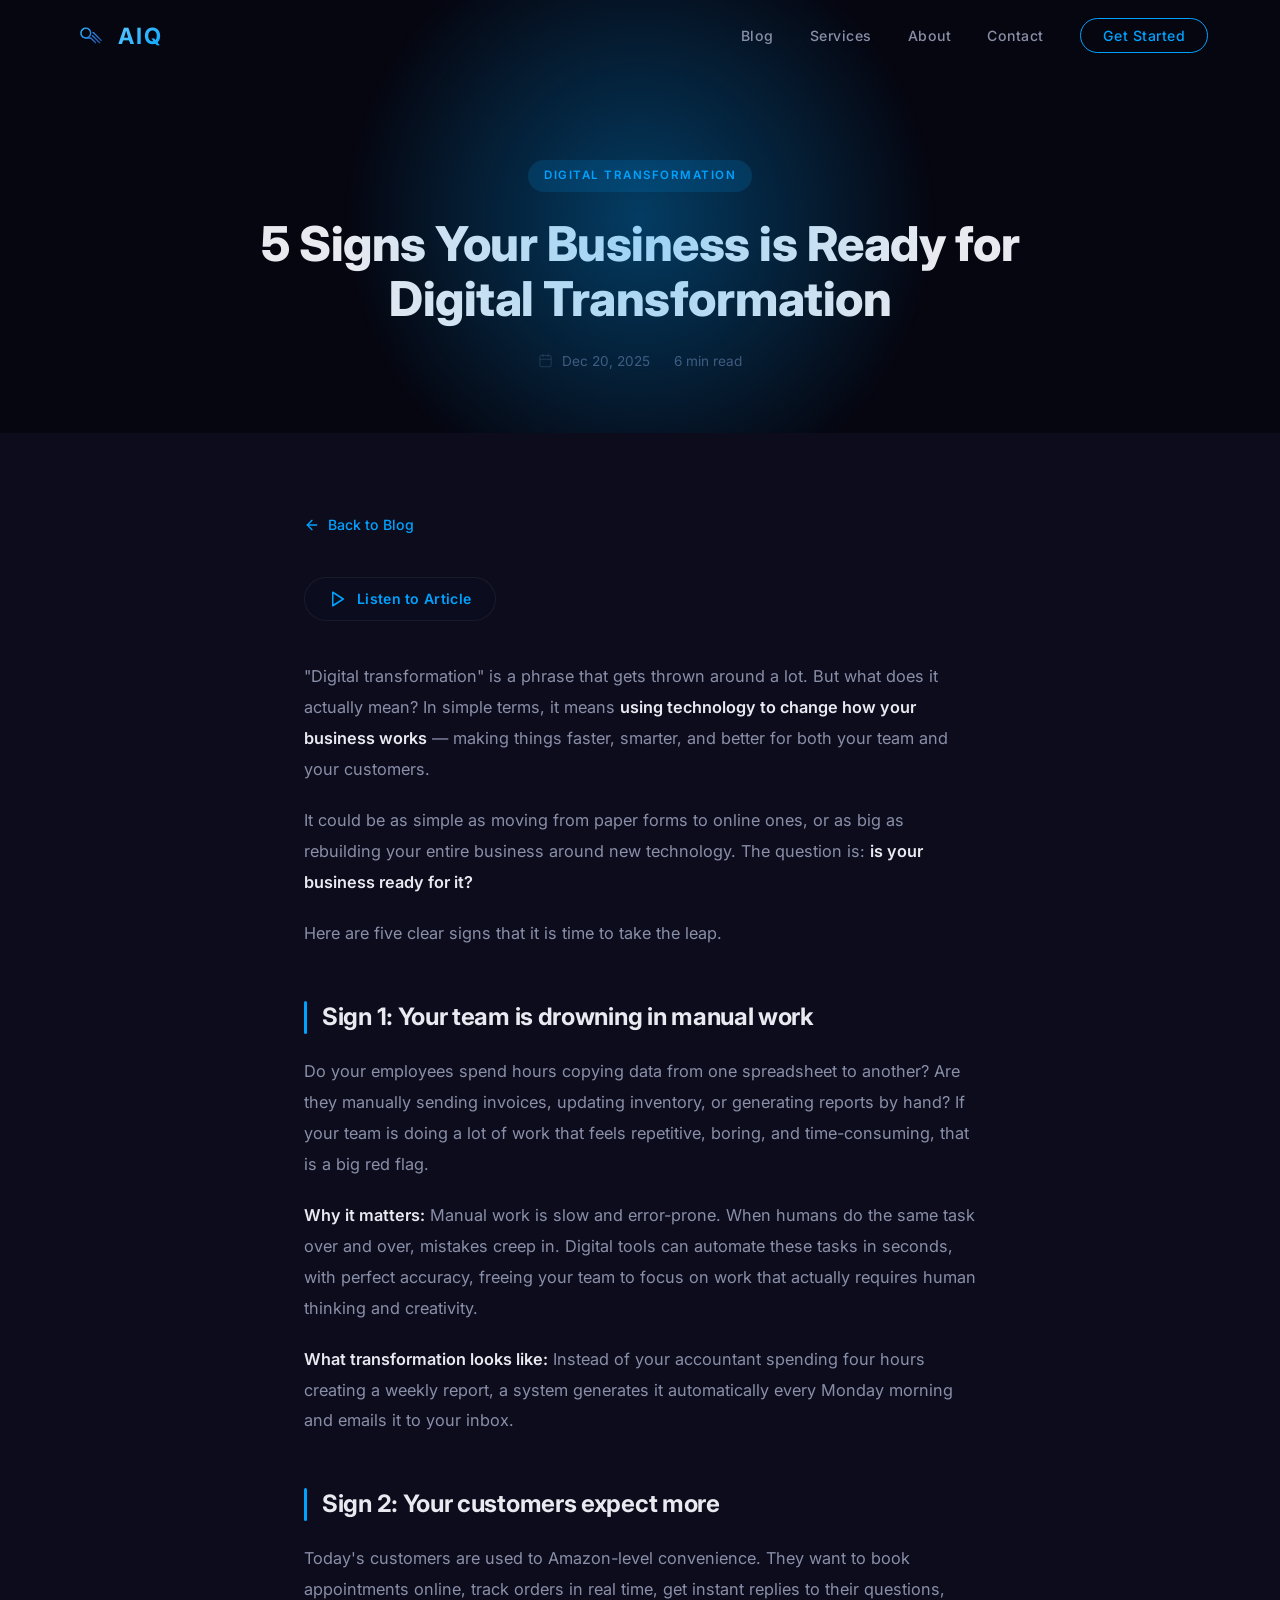
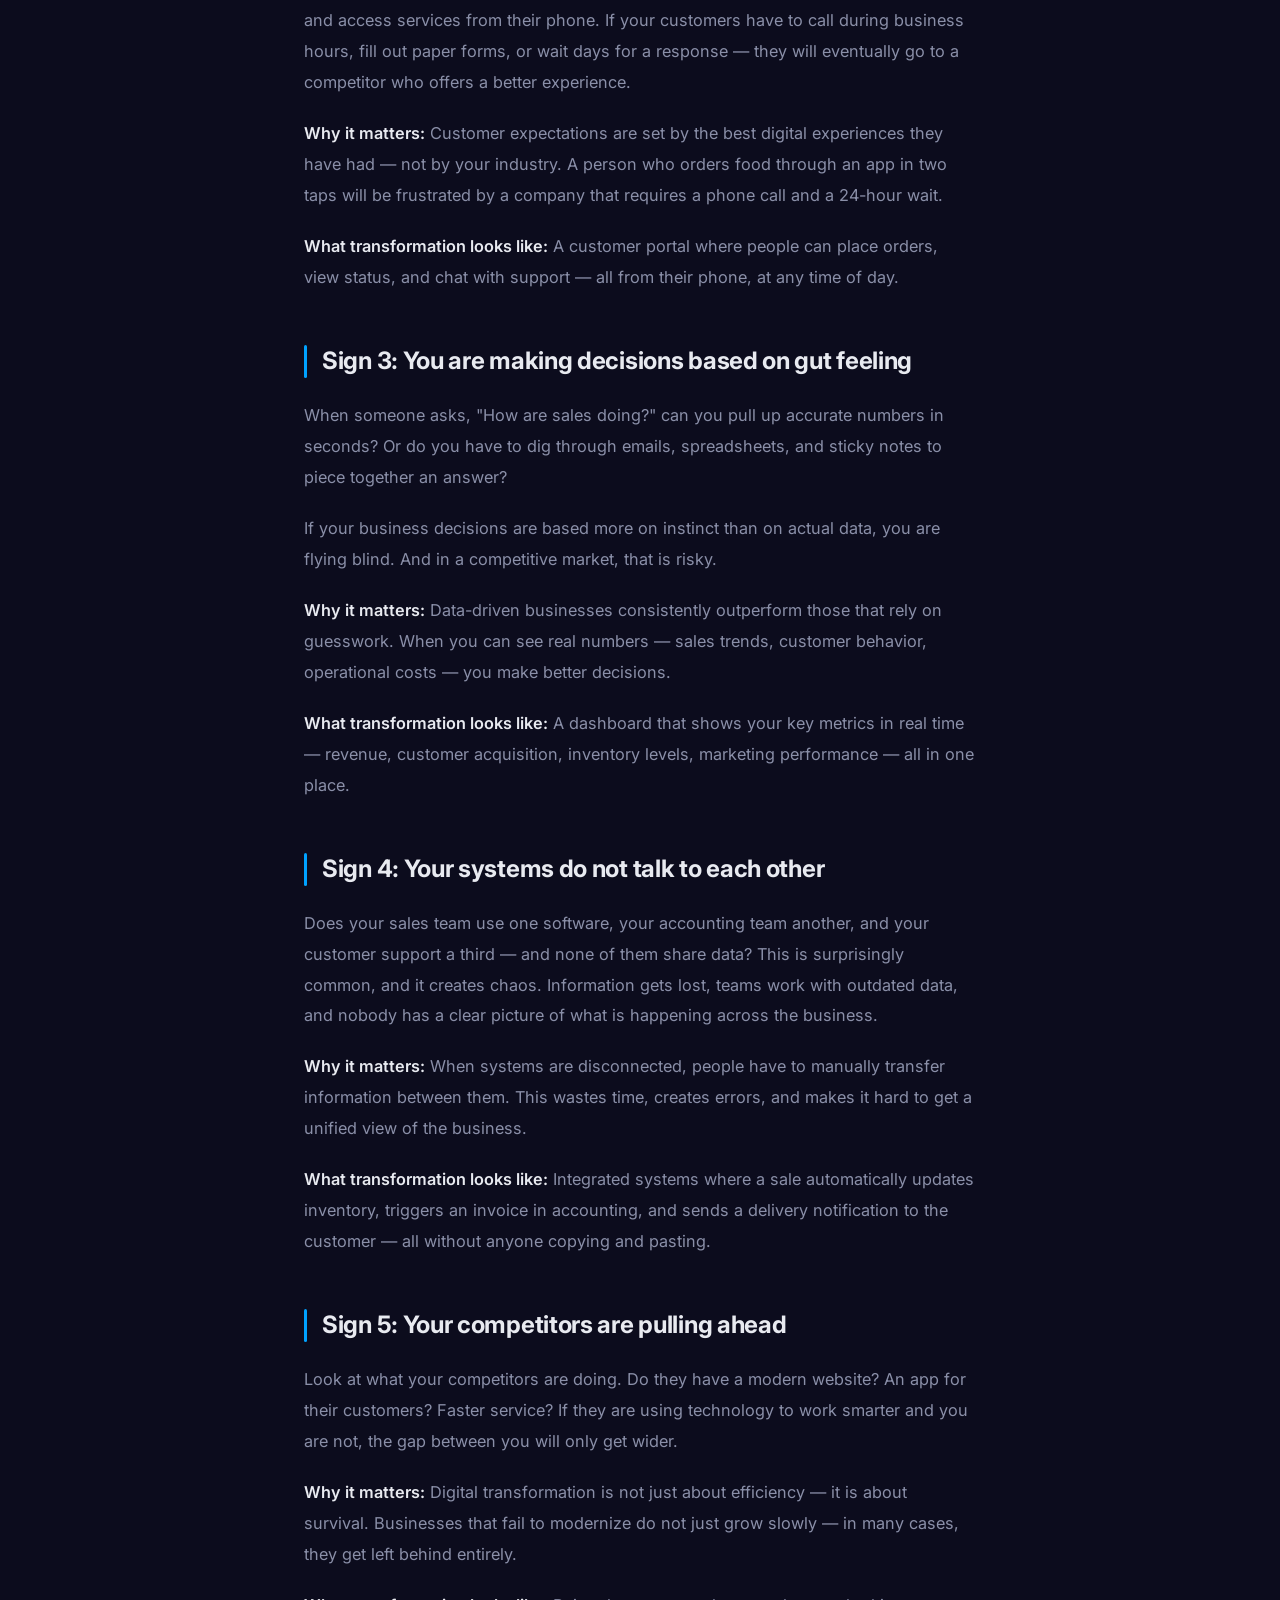
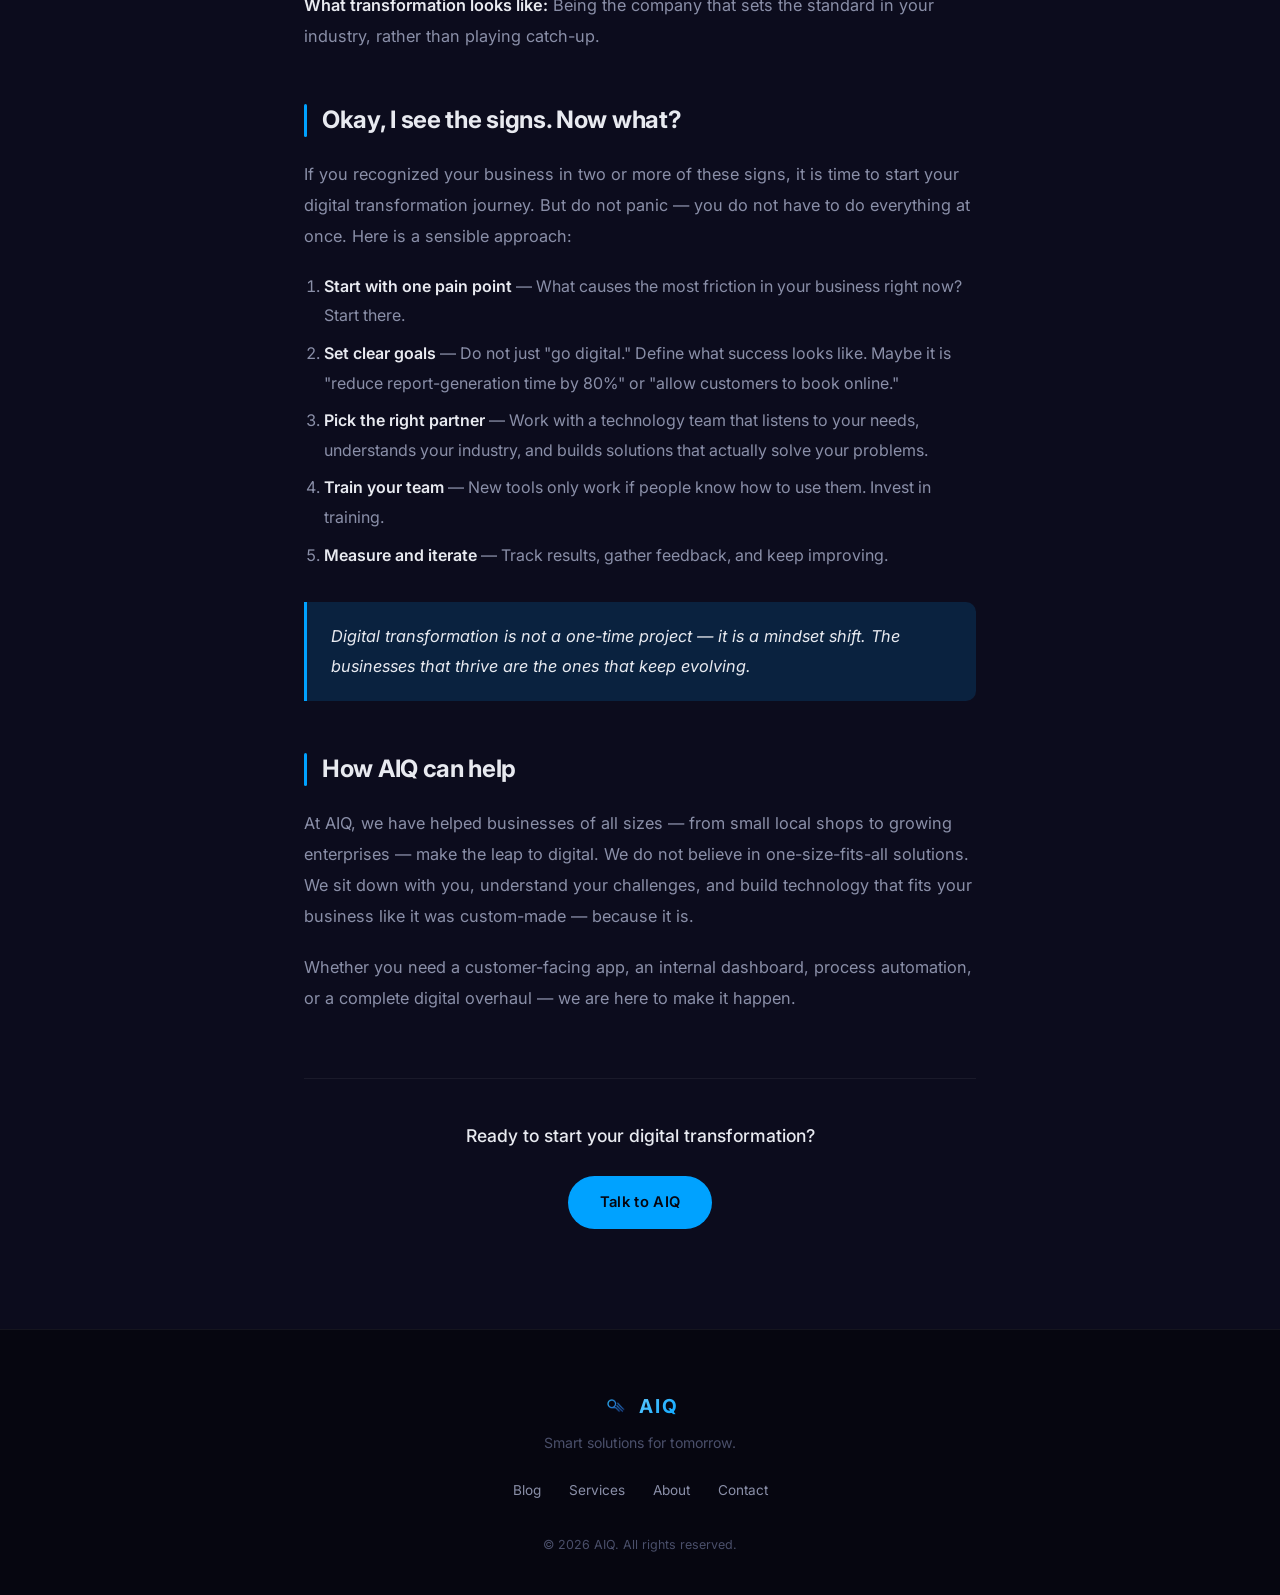
<file: blog/digital-transformation.html>
<!DOCTYPE html>
<html lang="en">

<head>
    <meta charset="UTF-8" />
    <meta name="viewport" content="width=device-width, initial-scale=1.0" />
    <title>5 Signs Your Business is Ready for Digital Transformation — AIQ Blog</title>
    <meta name="description"
        content="Not sure if it's time to modernize? Here are 5 clear signs your business is ready for digital transformation — explained in simple terms." />
    <link rel="icon" type="image/png" href="../assets/images/favicon.png" />
    <link rel="preconnect" href="https://fonts.googleapis.com" />
    <link rel="preconnect" href="https://fonts.gstatic.com" crossorigin />
    <link href="https://fonts.googleapis.com/css2?family=Inter:wght@300;400;500;600;700;800&display=swap"
        rel="stylesheet" />
    <link rel="stylesheet" href="../assets/css/styles.css" />
    <link rel="stylesheet" href="../assets/css/blog-post.css" />
</head>

<body>

    <canvas id="gridCanvas"></canvas>

    <nav id="navbar">
        <div class="nav-inner">
            <a href="../index.html#hero" class="nav-brand">
                <img src="../assets/images/logo.png" alt="AIQ Logo" class="nav-logo" />
                <span class="nav-name">AIQ</span>
            </a>
            <button id="menuToggle" class="menu-toggle" aria-label="Toggle menu">
                <span></span><span></span><span></span>
            </button>
            <ul id="navLinks" class="nav-links">
                <li><a href="./" class="nav-active">Blog</a></li>
                <li><a href="../index.html#services">Services</a></li>
                <li><a href="../index.html#about">About</a></li>
                <li><a href="../index.html#contact">Contact</a></li>
                <li><a href="../index.html#contact" class="nav-cta">Get Started</a></li>
            </ul>
        </div>
    </nav>

    <section id="article-hero">
        <div class="article-hero-inner reveal">
            <span class="article-badge">Digital Transformation</span>
            <h1 class="article-title">5 Signs Your Business is Ready for Digital Transformation</h1>
            <div class="article-meta">
                <span>
                    <svg viewBox="0 0 24 24" fill="none" stroke="currentColor" stroke-width="1.5" stroke-linecap="round"
                        stroke-linejoin="round">
                        <rect x="3" y="4" width="18" height="18" rx="2" />
                        <line x1="16" y1="2" x2="16" y2="6" />
                        <line x1="8" y1="2" x2="8" y2="6" />
                        <line x1="3" y1="10" x2="21" y2="10" />
                    </svg>
                    Dec 20, 2025
                </span>
                <span>6 min read</span>
            </div>
        </div>
        <div class="hero-glow"></div>
    </section>

    <section id="article-body">
        <div class="article-content">
            <a href="./" class="back-to-blog">
                <svg viewBox="0 0 24 24" fill="none" stroke="currentColor" stroke-width="2" stroke-linecap="round"
                    stroke-linejoin="round">
                    <line x1="19" y1="12" x2="5" y2="12" />
                    <polyline points="12 19 5 12 12 5" />
                </svg>
                Back to Blog
            </a>

            <div class="listen-bar">
                <button id="listenBtn" class="listen-btn" data-state="idle">
                    <span class="listen-icon"><svg viewBox="0 0 24 24" fill="none" stroke="currentColor"
                            stroke-width="2" stroke-linecap="round" stroke-linejoin="round">
                            <polygon points="5 3 19 12 5 21 5 3" />
                        </svg></span>
                    <span class="listen-label">Listen to Article</span>
                </button>
                <button id="listenStopBtn" class="listen-stop-btn" aria-label="Stop">
                    <svg viewBox="0 0 24 24" fill="none" stroke="currentColor" stroke-width="2" stroke-linecap="round"
                        stroke-linejoin="round">
                        <rect x="3" y="3" width="18" height="18" rx="2" />
                    </svg>
                </button>
            </div>

            <p>"Digital transformation" is a phrase that gets thrown around a lot. But what does it actually mean? In
                simple terms, it means <strong>using technology to change how your business works</strong> — making
                things faster, smarter, and better for both your team and your customers.</p>

            <p>It could be as simple as moving from paper forms to online ones, or as big as rebuilding your entire
                business around new technology. The question is: <strong>is your business ready for it?</strong></p>

            <p>Here are five clear signs that it is time to take the leap.</p>

            <h2>Sign 1: Your team is drowning in manual work</h2>

            <p>Do your employees spend hours copying data from one spreadsheet to another? Are they manually sending
                invoices, updating inventory, or generating reports by hand? If your team is doing a lot of work that
                feels repetitive, boring, and time-consuming, that is a big red flag.</p>

            <p><strong>Why it matters:</strong> Manual work is slow and error-prone. When humans do the same task over
                and over, mistakes creep in. Digital tools can automate these tasks in seconds, with perfect accuracy,
                freeing your team to focus on work that actually requires human thinking and creativity.</p>

            <p><strong>What transformation looks like:</strong> Instead of your accountant spending four hours creating
                a weekly report, a system generates it automatically every Monday morning and emails it to your inbox.
            </p>

            <h2>Sign 2: Your customers expect more</h2>

            <p>Today's customers are used to Amazon-level convenience. They want to book appointments online, track
                orders in real time, get instant replies to their questions, and access services from their phone. If
                your customers have to call during business hours, fill out paper forms, or wait days for a response —
                they will eventually go to a competitor who offers a better experience.</p>

            <p><strong>Why it matters:</strong> Customer expectations are set by the best digital experiences they have
                had — not by your industry. A person who orders food through an app in two taps will be frustrated by a
                company that requires a phone call and a 24-hour wait.</p>

            <p><strong>What transformation looks like:</strong> A customer portal where people can place orders, view
                status, and chat with support — all from their phone, at any time of day.</p>

            <h2>Sign 3: You are making decisions based on gut feeling</h2>

            <p>When someone asks, "How are sales doing?" can you pull up accurate numbers in seconds? Or do you have to
                dig through emails, spreadsheets, and sticky notes to piece together an answer?</p>

            <p>If your business decisions are based more on instinct than on actual data, you are flying blind. And in a
                competitive market, that is risky.</p>

            <p><strong>Why it matters:</strong> Data-driven businesses consistently outperform those that rely on
                guesswork. When you can see real numbers — sales trends, customer behavior, operational costs — you make
                better decisions.</p>

            <p><strong>What transformation looks like:</strong> A dashboard that shows your key metrics in real time —
                revenue, customer acquisition, inventory levels, marketing performance — all in one place.</p>

            <h2>Sign 4: Your systems do not talk to each other</h2>

            <p>Does your sales team use one software, your accounting team another, and your customer support a third —
                and none of them share data? This is surprisingly common, and it creates chaos. Information gets lost,
                teams work with outdated data, and nobody has a clear picture of what is happening across the business.
            </p>

            <p><strong>Why it matters:</strong> When systems are disconnected, people have to manually transfer
                information between them. This wastes time, creates errors, and makes it hard to get a unified view of
                the business.</p>

            <p><strong>What transformation looks like:</strong> Integrated systems where a sale automatically updates
                inventory, triggers an invoice in accounting, and sends a delivery notification to the customer — all
                without anyone copying and pasting.</p>

            <h2>Sign 5: Your competitors are pulling ahead</h2>

            <p>Look at what your competitors are doing. Do they have a modern website? An app for their customers?
                Faster service? If they are using technology to work smarter and you are not, the gap between you will
                only get wider.</p>

            <p><strong>Why it matters:</strong> Digital transformation is not just about efficiency — it is about
                survival. Businesses that fail to modernize do not just grow slowly — in many cases, they get left
                behind entirely.</p>

            <p><strong>What transformation looks like:</strong> Being the company that sets the standard in your
                industry, rather than playing catch-up.</p>

            <h2>Okay, I see the signs. Now what?</h2>

            <p>If you recognized your business in two or more of these signs, it is time to start your digital
                transformation journey. But do not panic — you do not have to do everything at once. Here is a sensible
                approach:</p>

            <ol>
                <li><strong>Start with one pain point</strong> — What causes the most friction in your business right
                    now? Start there.</li>
                <li><strong>Set clear goals</strong> — Do not just "go digital." Define what success looks like. Maybe
                    it is "reduce report-generation time by 80%" or "allow customers to book online."</li>
                <li><strong>Pick the right partner</strong> — Work with a technology team that listens to your needs,
                    understands your industry, and builds solutions that actually solve your problems.</li>
                <li><strong>Train your team</strong> — New tools only work if people know how to use them. Invest in
                    training.</li>
                <li><strong>Measure and iterate</strong> — Track results, gather feedback, and keep improving.</li>
            </ol>

            <blockquote>Digital transformation is not a one-time project — it is a mindset shift. The businesses that
                thrive are the ones that keep evolving.</blockquote>

            <h2>How AIQ can help</h2>

            <p>At AIQ, we have helped businesses of all sizes — from small local shops to growing enterprises — make the
                leap to digital. We do not believe in one-size-fits-all solutions. We sit down with you, understand your
                challenges, and build technology that fits your business like it was custom-made — because it is.</p>

            <p>Whether you need a customer-facing app, an internal dashboard, process automation, or a complete digital
                overhaul — we are here to make it happen.</p>

            <div class="article-cta">
                <p>Ready to start your digital transformation?</p>
                <a href="../index.html#contact" class="btn btn-primary">Talk to AIQ</a>
            </div>
        </div>
    </section>

    <footer id="footer">
        <div class="footer-inner">
            <div class="footer-brand">
                <img src="../assets/images/logo.png" alt="AIQ" class="footer-logo" />
                <span>AIQ</span>
            </div>
            <p class="footer-tagline">Smart solutions for tomorrow.</p>
            <div class="footer-links">
                <a href="./">Blog</a>
                <a href="../index.html#services">Services</a>
                <a href="../index.html#about">About</a>
                <a href="../index.html#contact">Contact</a>
            </div>
            <p class="footer-copy">&copy; 2026 AIQ. All rights reserved.</p>
        </div>
    </footer>

    <script src="../assets/js/script.js"></script>
    <script src="../assets/js/blog-reader.js"></script>
</body>

</html>
</file>
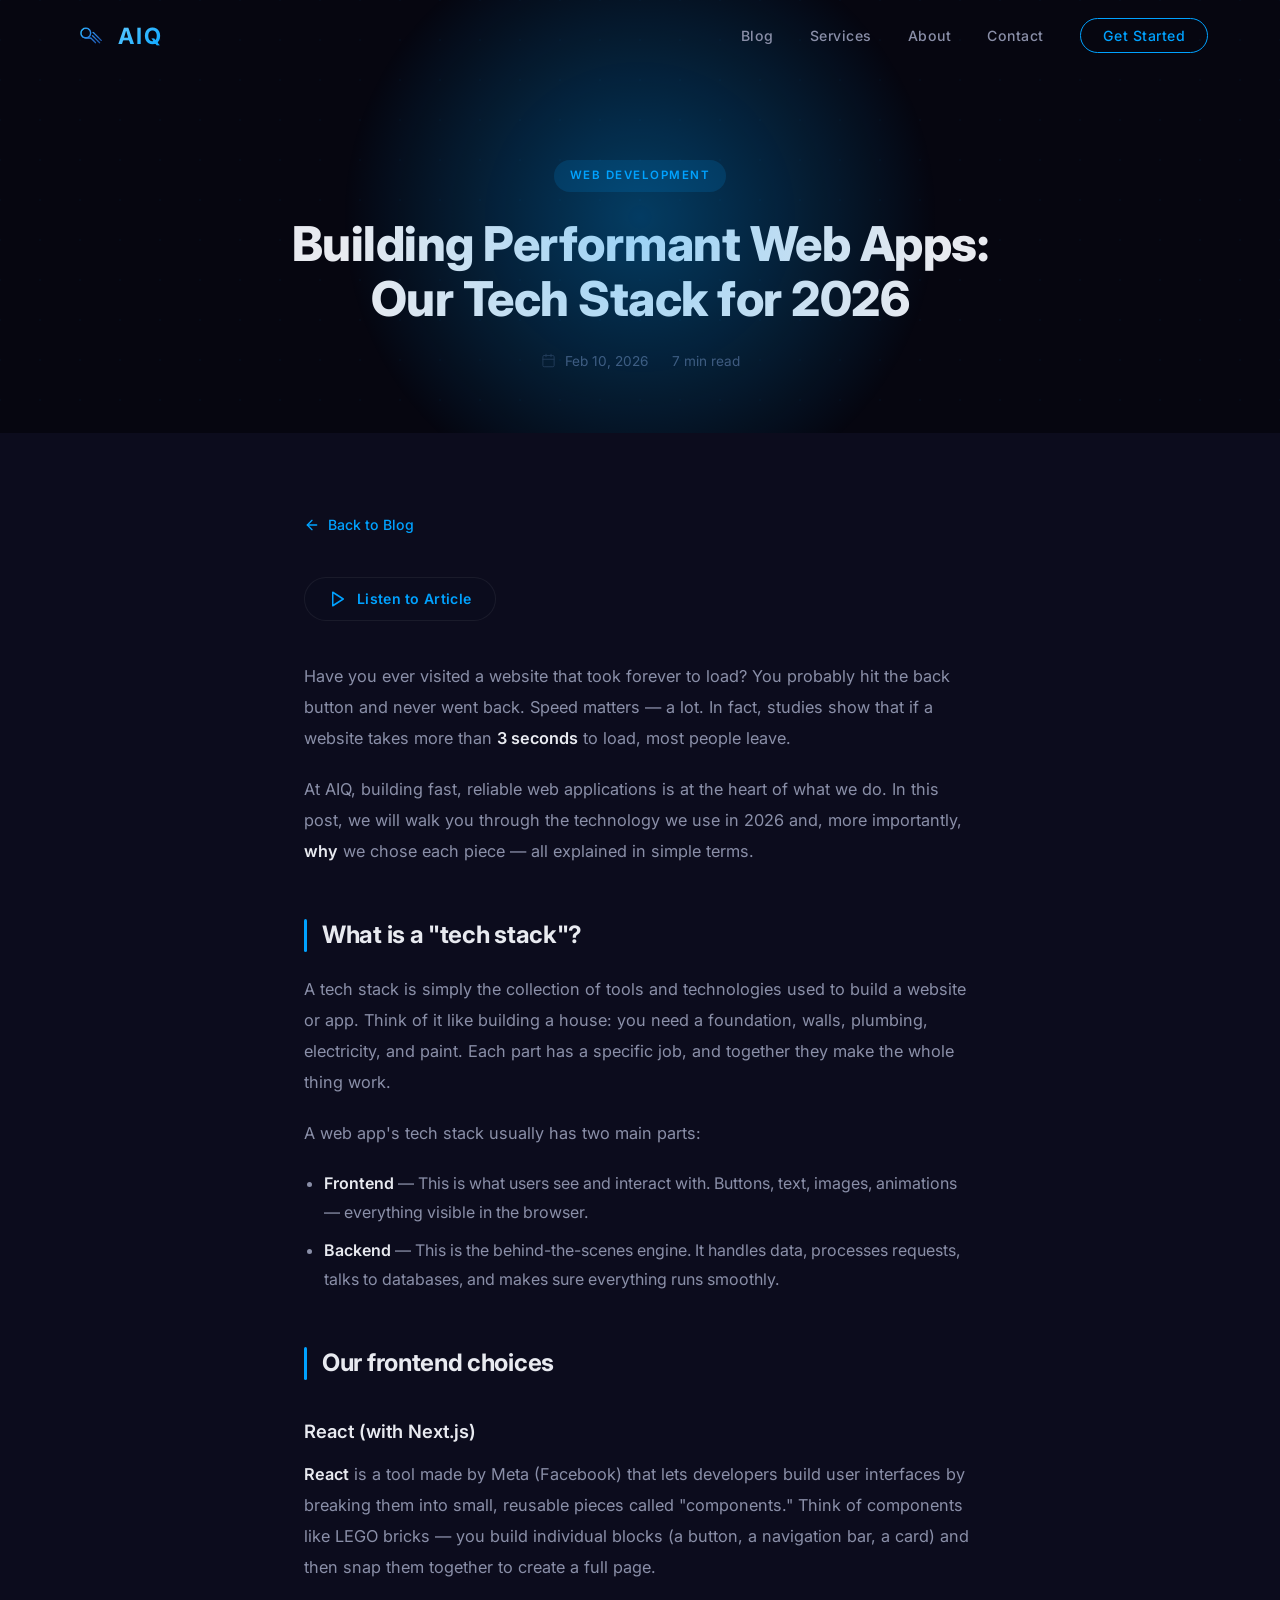
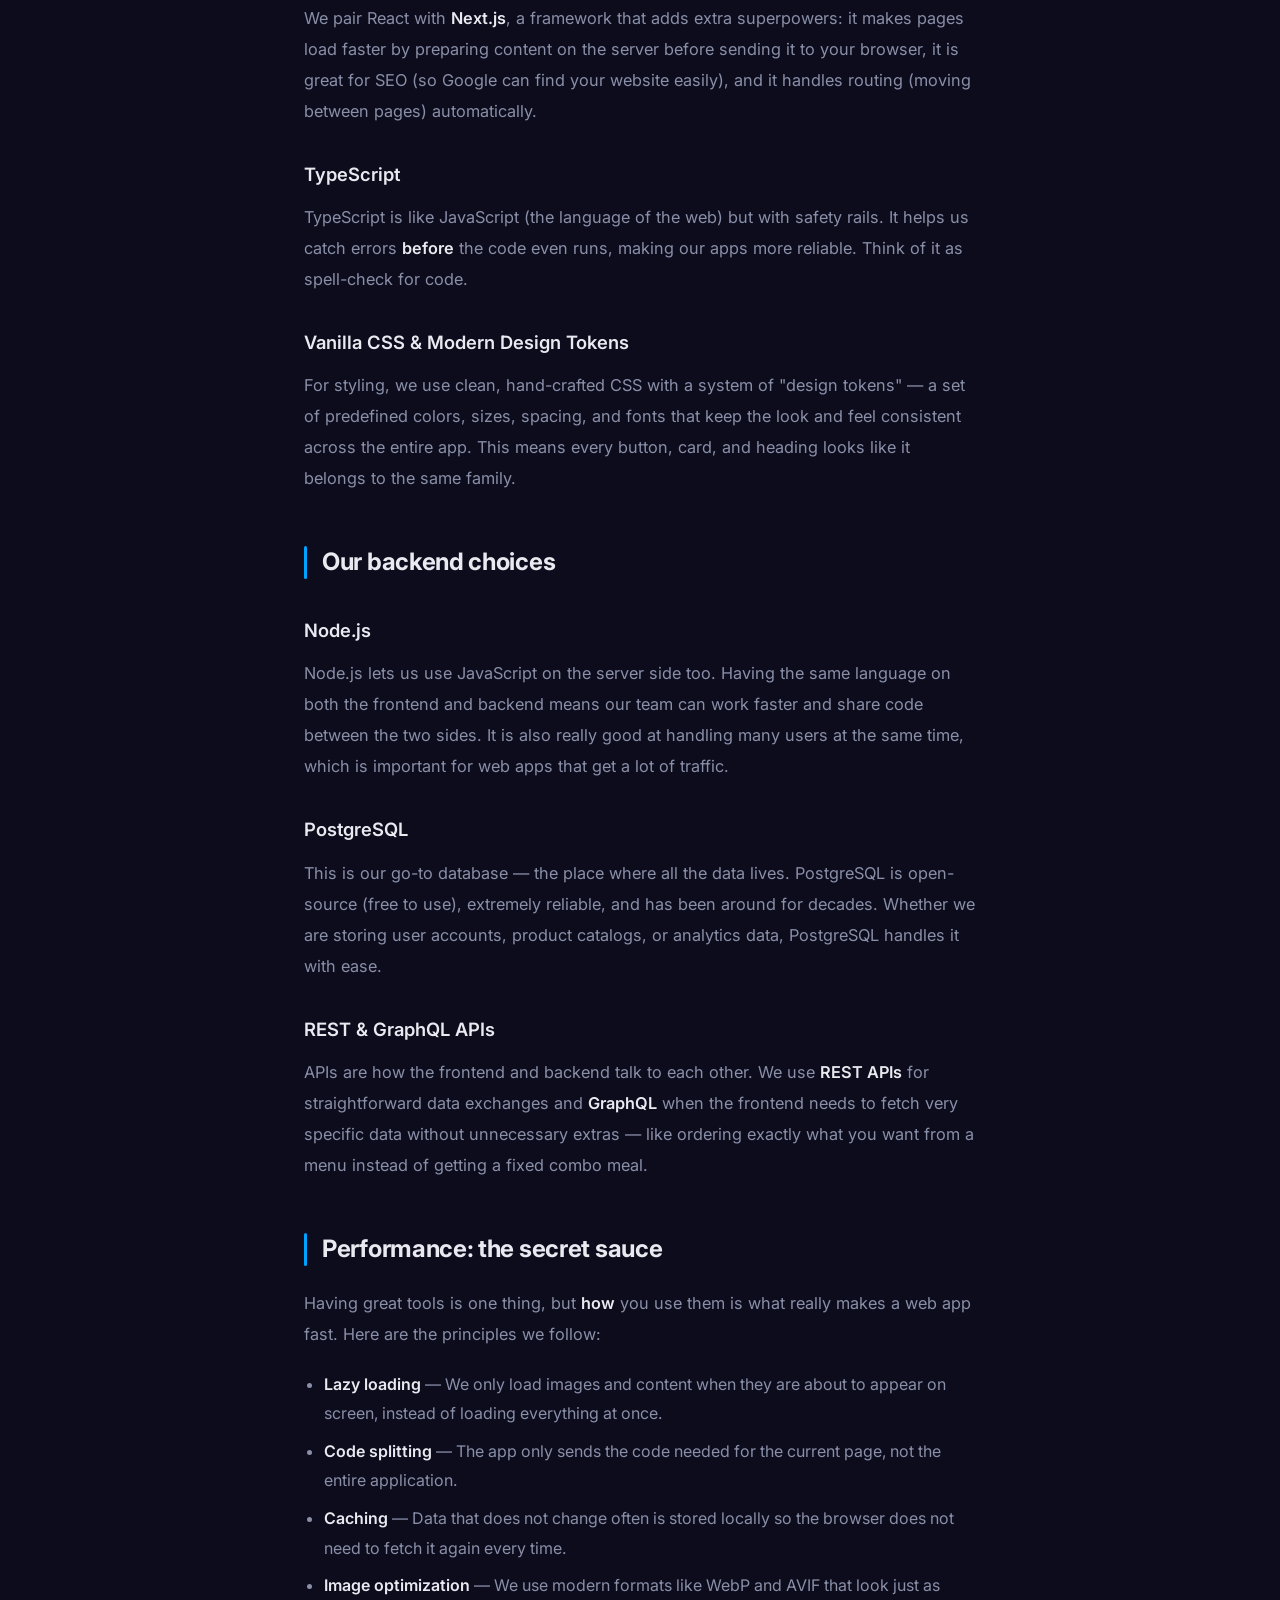
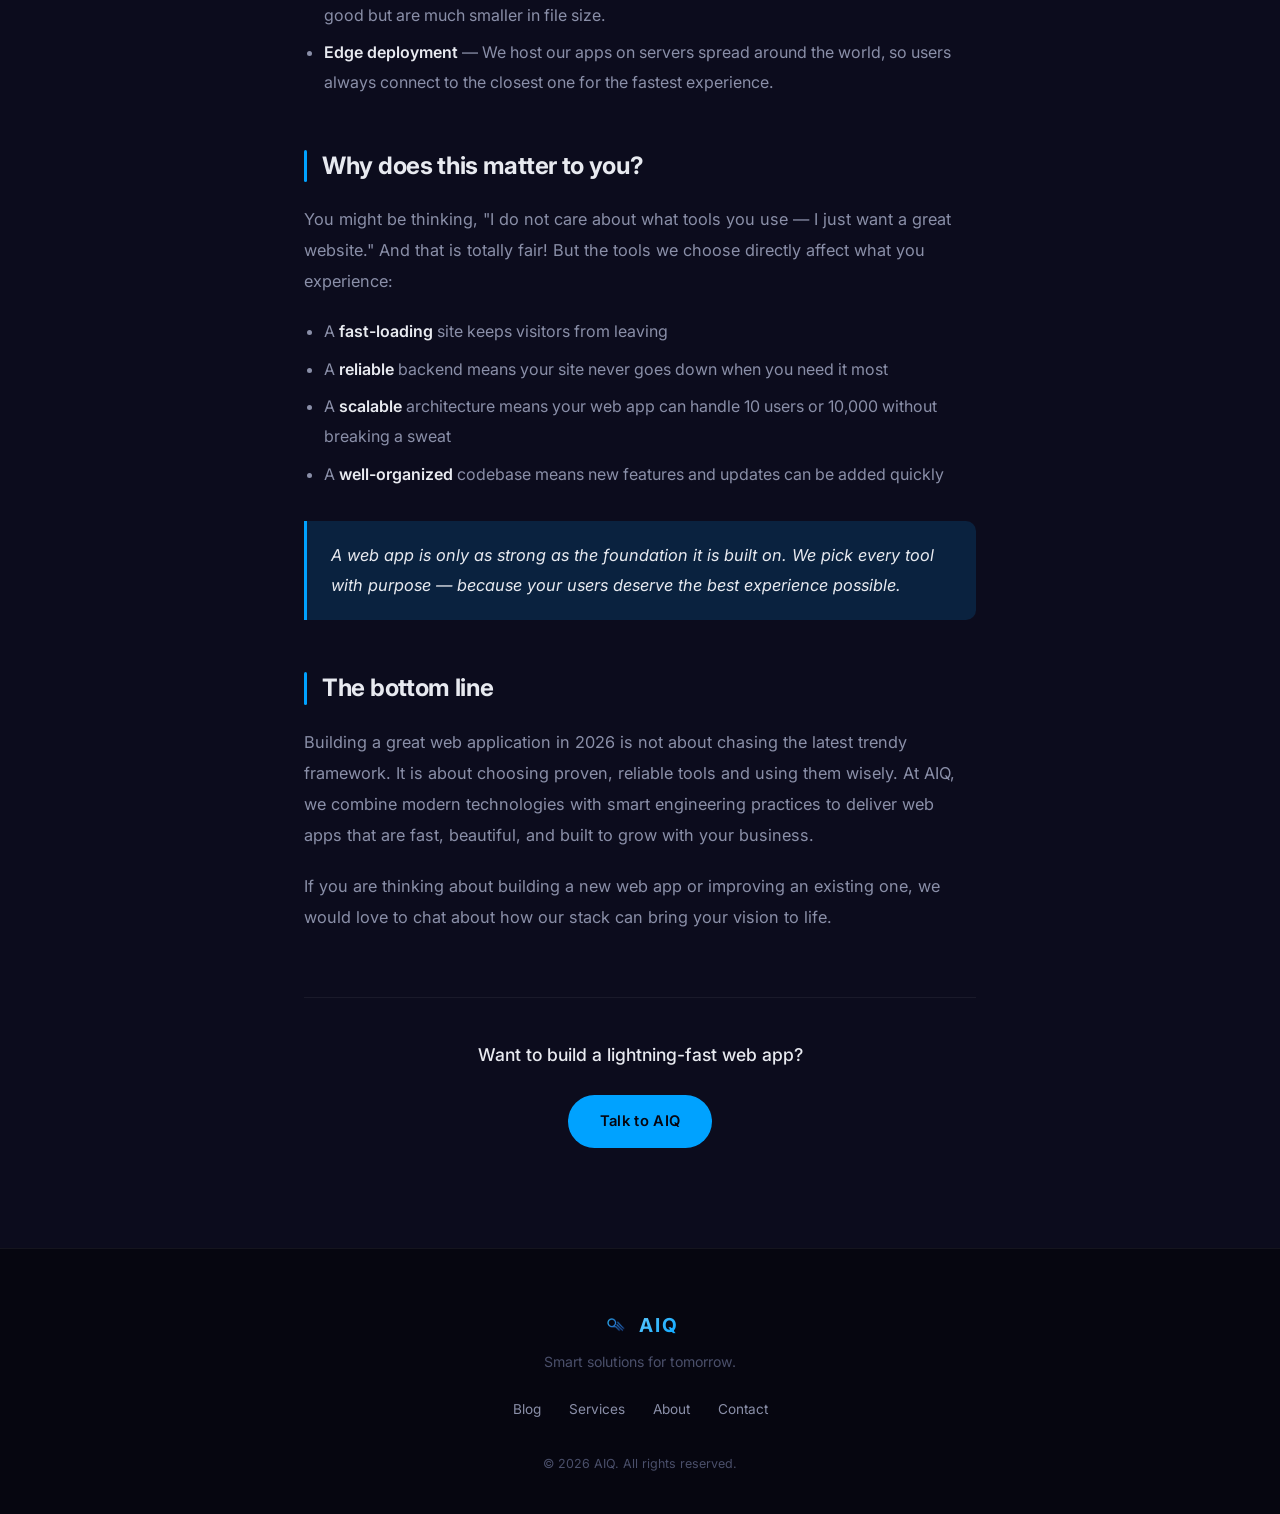
<file: blog/web-tech-stack.html>
<!DOCTYPE html>
<html lang="en">

<head>
    <meta charset="UTF-8" />
    <meta name="viewport" content="width=device-width, initial-scale=1.0" />
    <title>Building Performant Web Apps: Our Tech Stack for 2026 — AIQ Blog</title>
    <meta name="description"
        content="An inside look at the frameworks, tools, and principles AIQ uses to deliver fast, accessible, and scalable web applications in 2026." />
    <link rel="icon" type="image/png" href="../assets/images/favicon.png" />
    <link rel="preconnect" href="https://fonts.googleapis.com" />
    <link rel="preconnect" href="https://fonts.gstatic.com" crossorigin />
    <link href="https://fonts.googleapis.com/css2?family=Inter:wght@300;400;500;600;700;800&display=swap"
        rel="stylesheet" />
    <link rel="stylesheet" href="../assets/css/styles.css" />
    <link rel="stylesheet" href="../assets/css/blog-post.css" />
</head>

<body>

    <canvas id="gridCanvas"></canvas>

    <nav id="navbar">
        <div class="nav-inner">
            <a href="../index.html#hero" class="nav-brand">
                <img src="../assets/images/logo.png" alt="AIQ Logo" class="nav-logo" />
                <span class="nav-name">AIQ</span>
            </a>
            <button id="menuToggle" class="menu-toggle" aria-label="Toggle menu">
                <span></span><span></span><span></span>
            </button>
            <ul id="navLinks" class="nav-links">
                <li><a href="./" class="nav-active">Blog</a></li>
                <li><a href="../index.html#services">Services</a></li>
                <li><a href="../index.html#about">About</a></li>
                <li><a href="../index.html#contact">Contact</a></li>
                <li><a href="../index.html#contact" class="nav-cta">Get Started</a></li>
            </ul>
        </div>
    </nav>

    <section id="article-hero">
        <div class="article-hero-inner reveal">
            <span class="article-badge">Web Development</span>
            <h1 class="article-title">Building Performant Web Apps: Our Tech Stack for 2026</h1>
            <div class="article-meta">
                <span>
                    <svg viewBox="0 0 24 24" fill="none" stroke="currentColor" stroke-width="1.5" stroke-linecap="round"
                        stroke-linejoin="round">
                        <rect x="3" y="4" width="18" height="18" rx="2" />
                        <line x1="16" y1="2" x2="16" y2="6" />
                        <line x1="8" y1="2" x2="8" y2="6" />
                        <line x1="3" y1="10" x2="21" y2="10" />
                    </svg>
                    Feb 10, 2026
                </span>
                <span>7 min read</span>
            </div>
        </div>
        <div class="hero-glow"></div>
    </section>

    <section id="article-body">
        <div class="article-content">
            <a href="./" class="back-to-blog">
                <svg viewBox="0 0 24 24" fill="none" stroke="currentColor" stroke-width="2" stroke-linecap="round"
                    stroke-linejoin="round">
                    <line x1="19" y1="12" x2="5" y2="12" />
                    <polyline points="12 19 5 12 12 5" />
                </svg>
                Back to Blog
            </a>

            <div class="listen-bar">
                <button id="listenBtn" class="listen-btn" data-state="idle">
                    <span class="listen-icon"><svg viewBox="0 0 24 24" fill="none" stroke="currentColor"
                            stroke-width="2" stroke-linecap="round" stroke-linejoin="round">
                            <polygon points="5 3 19 12 5 21 5 3" />
                        </svg></span>
                    <span class="listen-label">Listen to Article</span>
                </button>
                <button id="listenStopBtn" class="listen-stop-btn" aria-label="Stop">
                    <svg viewBox="0 0 24 24" fill="none" stroke="currentColor" stroke-width="2" stroke-linecap="round"
                        stroke-linejoin="round">
                        <rect x="3" y="3" width="18" height="18" rx="2" />
                    </svg>
                </button>
            </div>

            <p>Have you ever visited a website that took forever to load? You probably hit the back button and never
                went back. Speed matters — a lot. In fact, studies show that if a website takes more than <strong>3
                    seconds</strong> to load, most people leave.</p>

            <p>At AIQ, building fast, reliable web applications is at the heart of what we do. In this post, we will
                walk you through the technology we use in 2026 and, more importantly, <strong>why</strong> we chose each
                piece — all explained in simple terms.</p>

            <h2>What is a "tech stack"?</h2>

            <p>A tech stack is simply the collection of tools and technologies used to build a website or app. Think of
                it like building a house: you need a foundation, walls, plumbing, electricity, and paint. Each part has
                a specific job, and together they make the whole thing work.</p>

            <p>A web app's tech stack usually has two main parts:</p>
            <ul>
                <li><strong>Frontend</strong> — This is what users see and interact with. Buttons, text, images,
                    animations — everything visible in the browser.</li>
                <li><strong>Backend</strong> — This is the behind-the-scenes engine. It handles data, processes
                    requests, talks to databases, and makes sure everything runs smoothly.</li>
            </ul>

            <h2>Our frontend choices</h2>

            <h3>React (with Next.js)</h3>
            <p><strong>React</strong> is a tool made by Meta (Facebook) that lets developers build user interfaces by
                breaking them into small, reusable pieces called "components." Think of components like LEGO bricks —
                you build individual blocks (a button, a navigation bar, a card) and then snap them together to create a
                full page.</p>

            <p>We pair React with <strong>Next.js</strong>, a framework that adds extra superpowers: it makes pages load
                faster by preparing content on the server before sending it to your browser, it is great for SEO (so
                Google can find your website easily), and it handles routing (moving between pages) automatically.</p>

            <h3>TypeScript</h3>
            <p>TypeScript is like JavaScript (the language of the web) but with safety rails. It helps us catch errors
                <strong>before</strong> the code even runs, making our apps more reliable. Think of it as spell-check
                for code.
            </p>

            <h3>Vanilla CSS & Modern Design Tokens</h3>
            <p>For styling, we use clean, hand-crafted CSS with a system of "design tokens" — a set of predefined
                colors, sizes, spacing, and fonts that keep the look and feel consistent across the entire app. This
                means every button, card, and heading looks like it belongs to the same family.</p>

            <h2>Our backend choices</h2>

            <h3>Node.js</h3>
            <p>Node.js lets us use JavaScript on the server side too. Having the same language on both the frontend and
                backend means our team can work faster and share code between the two sides. It is also really good at
                handling many users at the same time, which is important for web apps that get a lot of traffic.</p>

            <h3>PostgreSQL</h3>
            <p>This is our go-to database — the place where all the data lives. PostgreSQL is open-source (free to use),
                extremely reliable, and has been around for decades. Whether we are storing user accounts, product
                catalogs, or analytics data, PostgreSQL handles it with ease.</p>

            <h3>REST & GraphQL APIs</h3>
            <p>APIs are how the frontend and backend talk to each other. We use <strong>REST APIs</strong> for
                straightforward data exchanges and <strong>GraphQL</strong> when the frontend needs to fetch very
                specific data without unnecessary extras — like ordering exactly what you want from a menu instead of
                getting a fixed combo meal.</p>

            <h2>Performance: the secret sauce</h2>

            <p>Having great tools is one thing, but <strong>how</strong> you use them is what really makes a web app
                fast. Here are the principles we follow:</p>

            <ul>
                <li><strong>Lazy loading</strong> — We only load images and content when they are about to appear on
                    screen, instead of loading everything at once.</li>
                <li><strong>Code splitting</strong> — The app only sends the code needed for the current page, not the
                    entire application.</li>
                <li><strong>Caching</strong> — Data that does not change often is stored locally so the browser does not
                    need to fetch it again every time.</li>
                <li><strong>Image optimization</strong> — We use modern formats like WebP and AVIF that look just as
                    good but are much smaller in file size.</li>
                <li><strong>Edge deployment</strong> — We host our apps on servers spread around the world, so users
                    always connect to the closest one for the fastest experience.</li>
            </ul>

            <h2>Why does this matter to you?</h2>

            <p>You might be thinking, "I do not care about what tools you use — I just want a great website." And that
                is totally fair! But the tools we choose directly affect what you experience:</p>

            <ul>
                <li>A <strong>fast-loading</strong> site keeps visitors from leaving</li>
                <li>A <strong>reliable</strong> backend means your site never goes down when you need it most</li>
                <li>A <strong>scalable</strong> architecture means your web app can handle 10 users or 10,000 without
                    breaking a sweat</li>
                <li>A <strong>well-organized</strong> codebase means new features and updates can be added quickly</li>
            </ul>

            <blockquote>A web app is only as strong as the foundation it is built on. We pick every tool with purpose —
                because your users deserve the best experience possible.</blockquote>

            <h2>The bottom line</h2>

            <p>Building a great web application in 2026 is not about chasing the latest trendy framework. It is about
                choosing proven, reliable tools and using them wisely. At AIQ, we combine modern technologies with smart
                engineering practices to deliver web apps that are fast, beautiful, and built to grow with your
                business.</p>

            <p>If you are thinking about building a new web app or improving an existing one, we would love to chat
                about how our stack can bring your vision to life.</p>

            <div class="article-cta">
                <p>Want to build a lightning-fast web app?</p>
                <a href="../index.html#contact" class="btn btn-primary">Talk to AIQ</a>
            </div>
        </div>
    </section>

    <footer id="footer">
        <div class="footer-inner">
            <div class="footer-brand">
                <img src="../assets/images/logo.png" alt="AIQ" class="footer-logo" />
                <span>AIQ</span>
            </div>
            <p class="footer-tagline">Smart solutions for tomorrow.</p>
            <div class="footer-links">
                <a href="./">Blog</a>
                <a href="../index.html#services">Services</a>
                <a href="../index.html#about">About</a>
                <a href="../index.html#contact">Contact</a>
            </div>
            <p class="footer-copy">&copy; 2026 AIQ. All rights reserved.</p>
        </div>
    </footer>

    <script src="../assets/js/script.js"></script>
    <script src="../assets/js/blog-reader.js"></script>
</body>

</html>
</file>
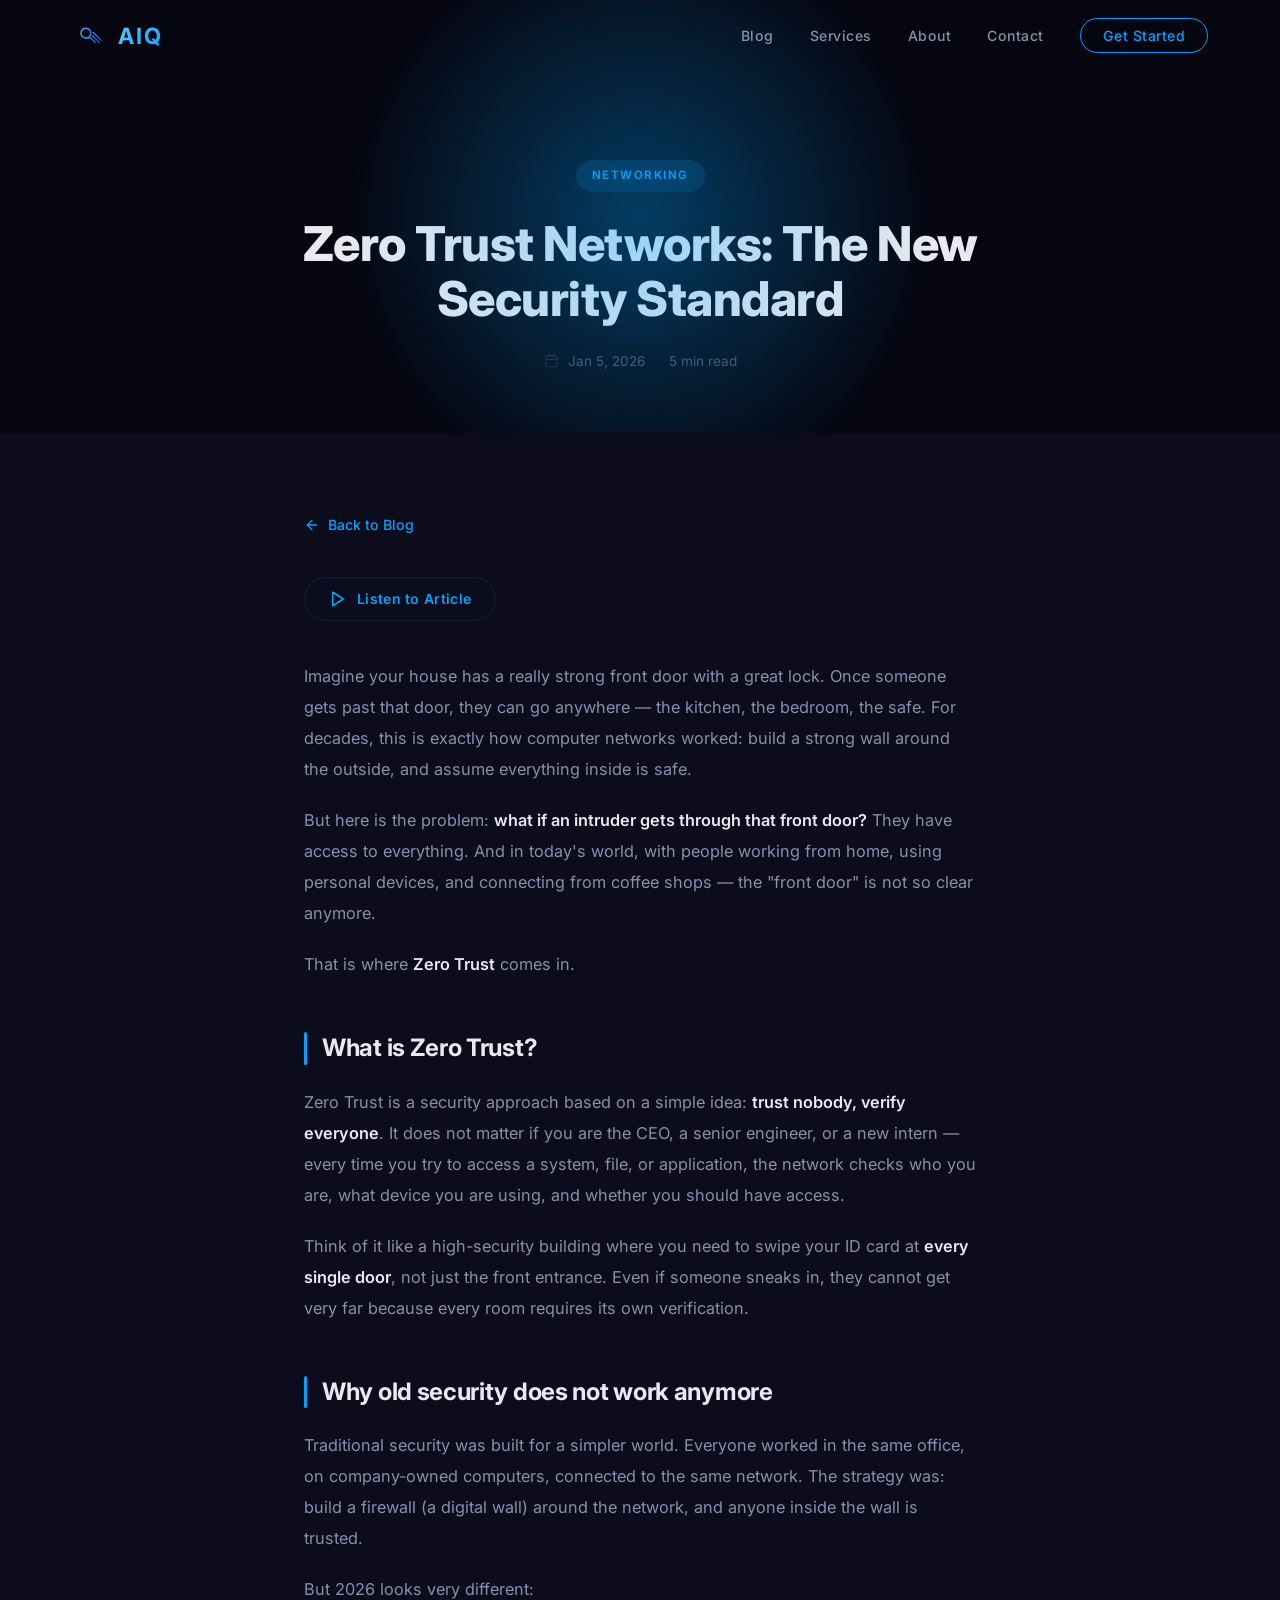
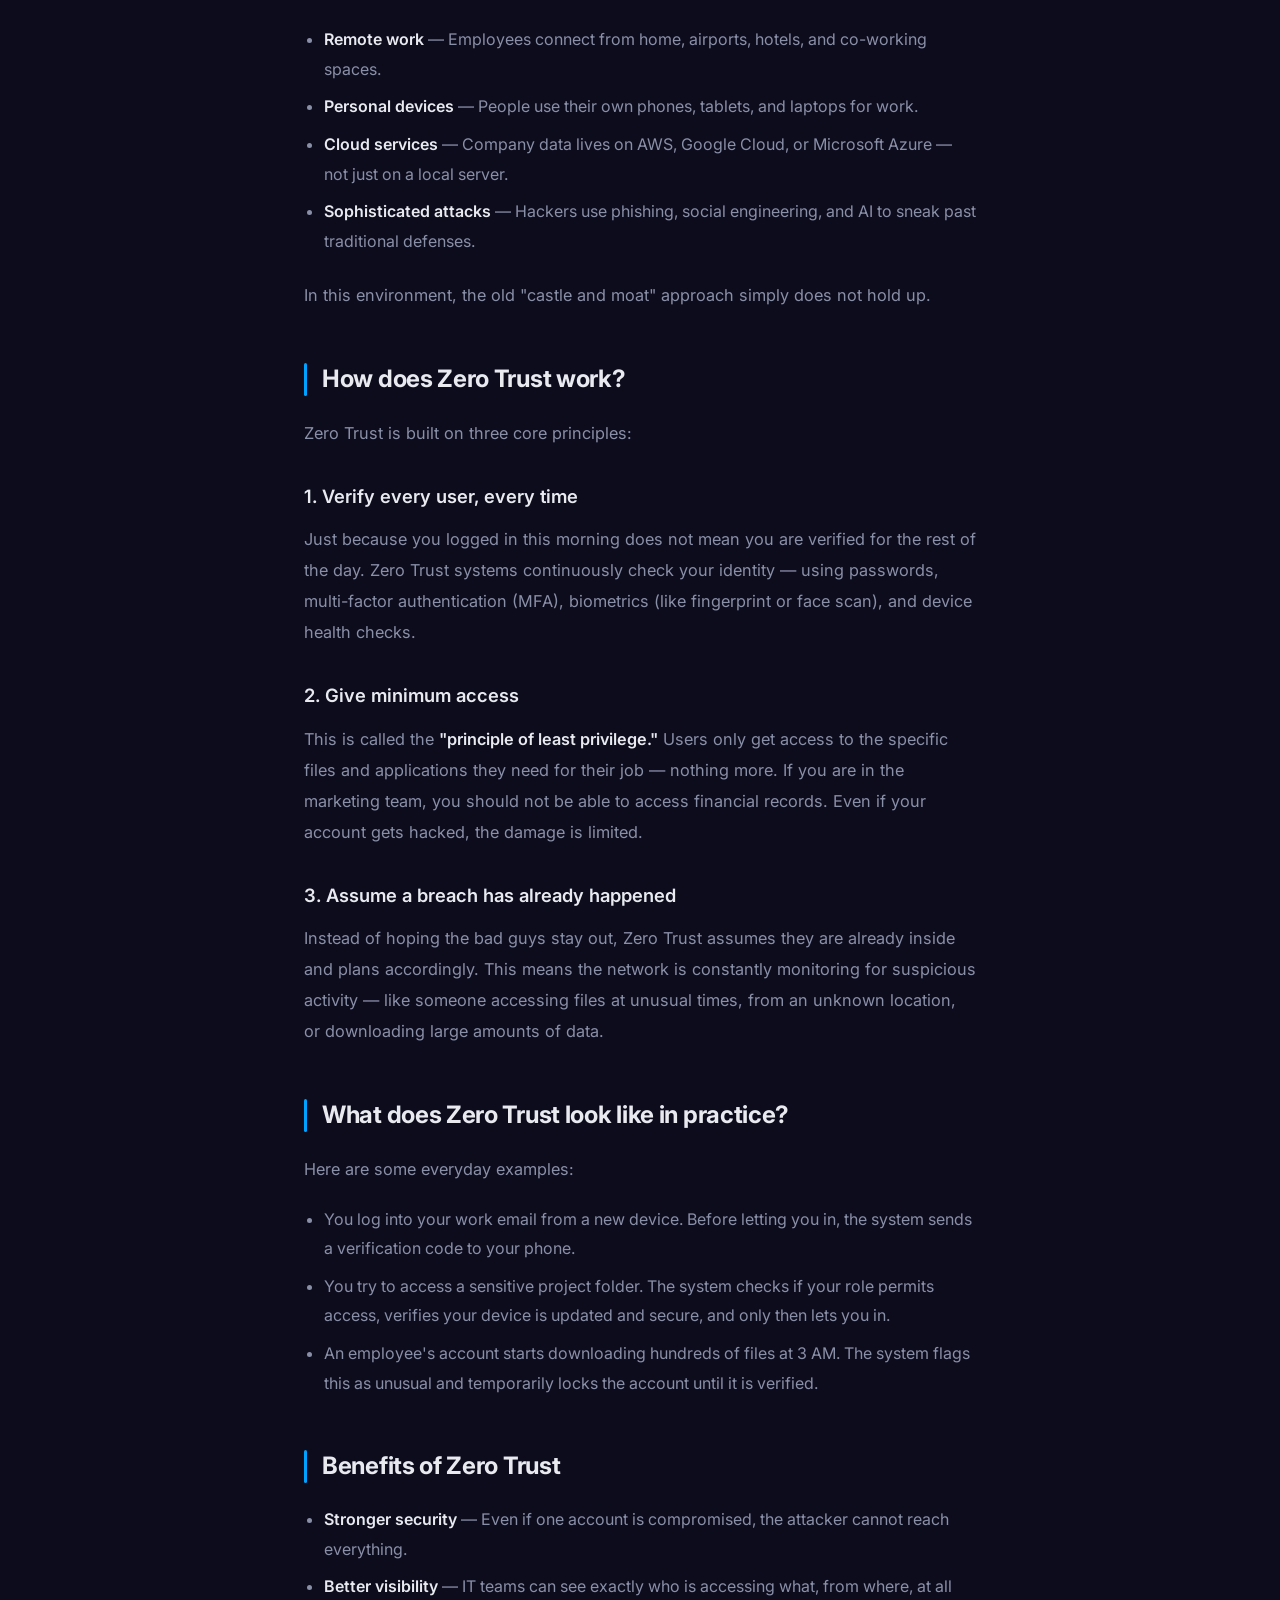
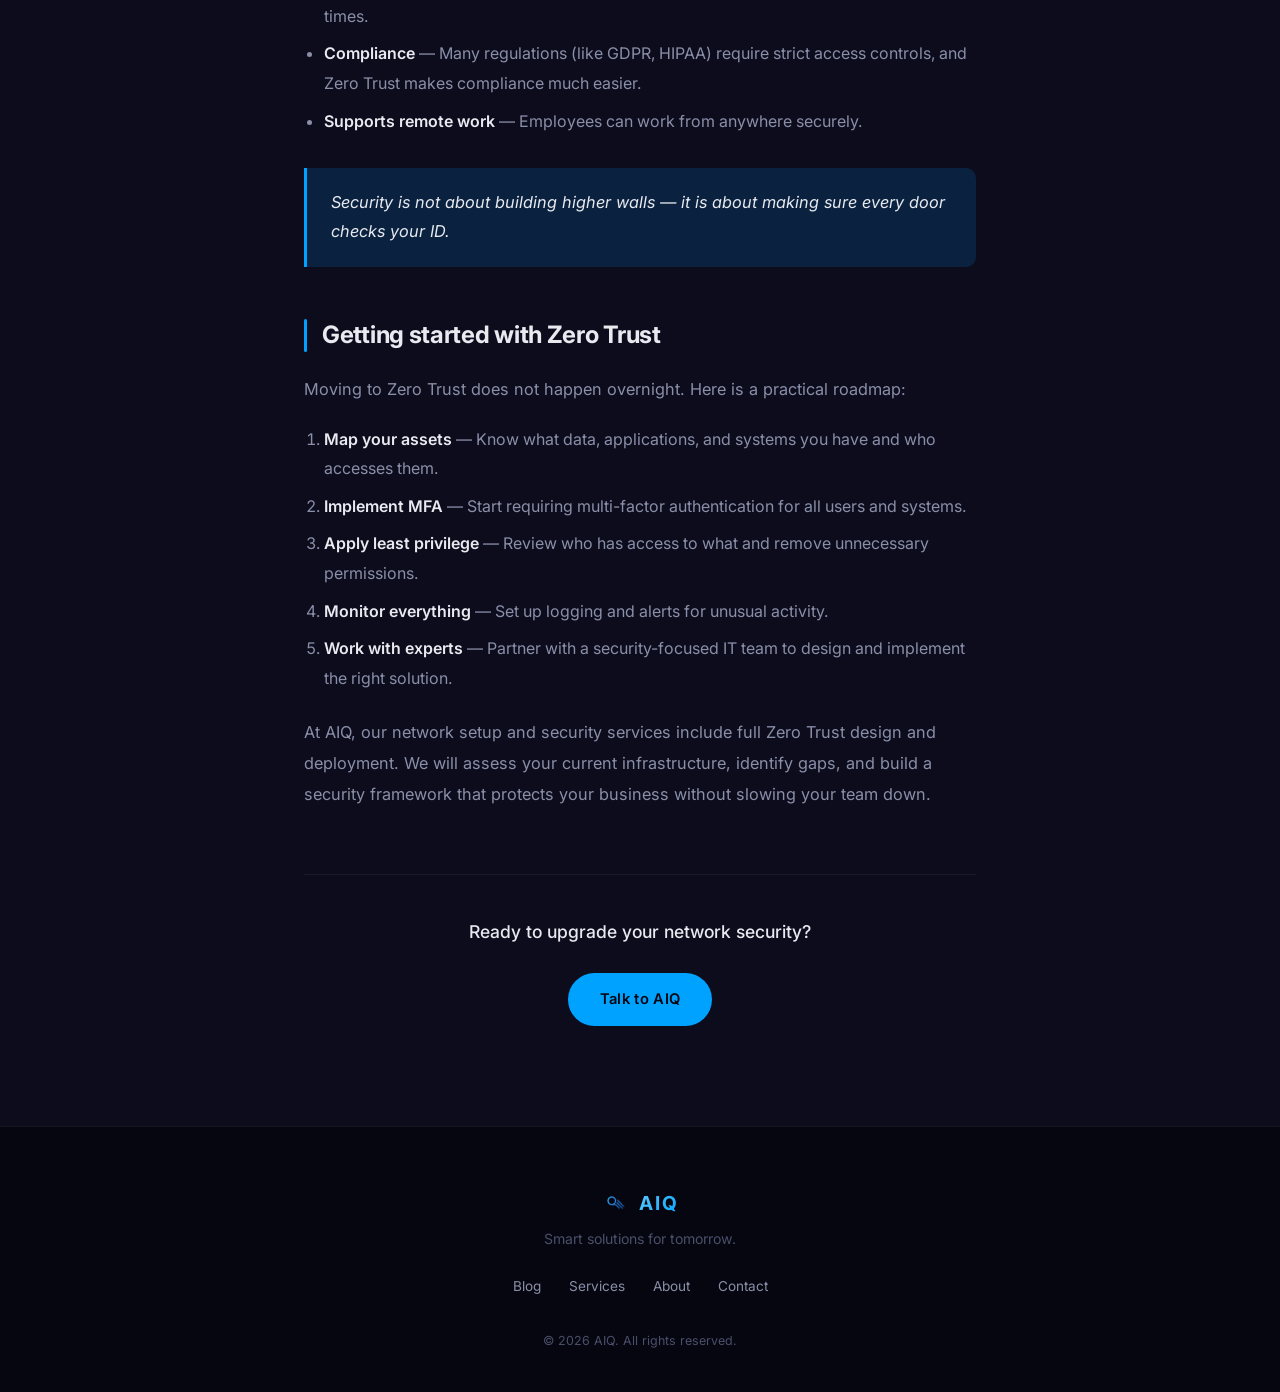
<file: blog/zero-trust.html>
<!DOCTYPE html>
<html lang="en">

<head>
    <meta charset="UTF-8" />
    <meta name="viewport" content="width=device-width, initial-scale=1.0" />
    <title>Zero Trust Networks: The New Security Standard — AIQ Blog</title>
    <meta name="description"
        content="Learn what zero trust network security is, why traditional security is no longer enough, and how to protect your business — explained simply." />
    <link rel="icon" type="image/png" href="../assets/images/favicon.png" />
    <link rel="preconnect" href="https://fonts.googleapis.com" />
    <link rel="preconnect" href="https://fonts.gstatic.com" crossorigin />
    <link href="https://fonts.googleapis.com/css2?family=Inter:wght@300;400;500;600;700;800&display=swap"
        rel="stylesheet" />
    <link rel="stylesheet" href="../assets/css/styles.css" />
    <link rel="stylesheet" href="../assets/css/blog-post.css" />
</head>

<body>

    <canvas id="gridCanvas"></canvas>

    <nav id="navbar">
        <div class="nav-inner">
            <a href="../index.html#hero" class="nav-brand">
                <img src="../assets/images/logo.png" alt="AIQ Logo" class="nav-logo" />
                <span class="nav-name">AIQ</span>
            </a>
            <button id="menuToggle" class="menu-toggle" aria-label="Toggle menu">
                <span></span><span></span><span></span>
            </button>
            <ul id="navLinks" class="nav-links">
                <li><a href="./" class="nav-active">Blog</a></li>
                <li><a href="../index.html#services">Services</a></li>
                <li><a href="../index.html#about">About</a></li>
                <li><a href="../index.html#contact">Contact</a></li>
                <li><a href="../index.html#contact" class="nav-cta">Get Started</a></li>
            </ul>
        </div>
    </nav>

    <section id="article-hero">
        <div class="article-hero-inner reveal">
            <span class="article-badge">Networking</span>
            <h1 class="article-title">Zero Trust Networks: The New Security Standard</h1>
            <div class="article-meta">
                <span>
                    <svg viewBox="0 0 24 24" fill="none" stroke="currentColor" stroke-width="1.5" stroke-linecap="round"
                        stroke-linejoin="round">
                        <rect x="3" y="4" width="18" height="18" rx="2" />
                        <line x1="16" y1="2" x2="16" y2="6" />
                        <line x1="8" y1="2" x2="8" y2="6" />
                        <line x1="3" y1="10" x2="21" y2="10" />
                    </svg>
                    Jan 5, 2026
                </span>
                <span>5 min read</span>
            </div>
        </div>
        <div class="hero-glow"></div>
    </section>

    <section id="article-body">
        <div class="article-content">
            <a href="./" class="back-to-blog">
                <svg viewBox="0 0 24 24" fill="none" stroke="currentColor" stroke-width="2" stroke-linecap="round"
                    stroke-linejoin="round">
                    <line x1="19" y1="12" x2="5" y2="12" />
                    <polyline points="12 19 5 12 12 5" />
                </svg>
                Back to Blog
            </a>

            <div class="listen-bar">
                <button id="listenBtn" class="listen-btn" data-state="idle">
                    <span class="listen-icon"><svg viewBox="0 0 24 24" fill="none" stroke="currentColor"
                            stroke-width="2" stroke-linecap="round" stroke-linejoin="round">
                            <polygon points="5 3 19 12 5 21 5 3" />
                        </svg></span>
                    <span class="listen-label">Listen to Article</span>
                </button>
                <button id="listenStopBtn" class="listen-stop-btn" aria-label="Stop">
                    <svg viewBox="0 0 24 24" fill="none" stroke="currentColor" stroke-width="2" stroke-linecap="round"
                        stroke-linejoin="round">
                        <rect x="3" y="3" width="18" height="18" rx="2" />
                    </svg>
                </button>
            </div>

            <p>Imagine your house has a really strong front door with a great lock. Once someone gets past that door,
                they can go anywhere — the kitchen, the bedroom, the safe. For decades, this is exactly how computer
                networks worked: build a strong wall around the outside, and assume everything inside is safe.</p>

            <p>But here is the problem: <strong>what if an intruder gets through that front door?</strong> They have
                access to everything. And in today's world, with people working from home, using personal devices, and
                connecting from coffee shops — the "front door" is not so clear anymore.</p>

            <p>That is where <strong>Zero Trust</strong> comes in.</p>

            <h2>What is Zero Trust?</h2>

            <p>Zero Trust is a security approach based on a simple idea: <strong>trust nobody, verify everyone</strong>.
                It does not matter if you are the CEO, a senior engineer, or a new intern — every time you try to access
                a system, file, or application, the network checks who you are, what device you are using, and whether
                you should have access.</p>

            <p>Think of it like a high-security building where you need to swipe your ID card at <strong>every single
                    door</strong>, not just the front entrance. Even if someone sneaks in, they cannot get very far
                because every room requires its own verification.</p>

            <h2>Why old security does not work anymore</h2>

            <p>Traditional security was built for a simpler world. Everyone worked in the same office, on company-owned
                computers, connected to the same network. The strategy was: build a firewall (a digital wall) around the
                network, and anyone inside the wall is trusted.</p>

            <p>But 2026 looks very different:</p>

            <ul>
                <li><strong>Remote work</strong> — Employees connect from home, airports, hotels, and co-working spaces.
                </li>
                <li><strong>Personal devices</strong> — People use their own phones, tablets, and laptops for work.</li>
                <li><strong>Cloud services</strong> — Company data lives on AWS, Google Cloud, or Microsoft Azure — not
                    just on a local server.</li>
                <li><strong>Sophisticated attacks</strong> — Hackers use phishing, social engineering, and AI to sneak
                    past traditional defenses.</li>
            </ul>

            <p>In this environment, the old "castle and moat" approach simply does not hold up.</p>

            <h2>How does Zero Trust work?</h2>

            <p>Zero Trust is built on three core principles:</p>

            <h3>1. Verify every user, every time</h3>
            <p>Just because you logged in this morning does not mean you are verified for the rest of the day. Zero
                Trust systems continuously check your identity — using passwords, multi-factor authentication (MFA),
                biometrics (like fingerprint or face scan), and device health checks.</p>

            <h3>2. Give minimum access</h3>
            <p>This is called the <strong>"principle of least privilege."</strong> Users only get access to the specific
                files and applications they need for their job — nothing more. If you are in the marketing team, you
                should not be able to access financial records. Even if your account gets hacked, the damage is limited.
            </p>

            <h3>3. Assume a breach has already happened</h3>
            <p>Instead of hoping the bad guys stay out, Zero Trust assumes they are already inside and plans
                accordingly. This means the network is constantly monitoring for suspicious activity — like someone
                accessing files at unusual times, from an unknown location, or downloading large amounts of data.</p>

            <h2>What does Zero Trust look like in practice?</h2>

            <p>Here are some everyday examples:</p>

            <ul>
                <li>You log into your work email from a new device. Before letting you in, the system sends a
                    verification code to your phone.</li>
                <li>You try to access a sensitive project folder. The system checks if your role permits access,
                    verifies your device is updated and secure, and only then lets you in.</li>
                <li>An employee's account starts downloading hundreds of files at 3 AM. The system flags this as unusual
                    and temporarily locks the account until it is verified.</li>
            </ul>

            <h2>Benefits of Zero Trust</h2>

            <ul>
                <li><strong>Stronger security</strong> — Even if one account is compromised, the attacker cannot reach
                    everything.</li>
                <li><strong>Better visibility</strong> — IT teams can see exactly who is accessing what, from where, at
                    all times.</li>
                <li><strong>Compliance</strong> — Many regulations (like GDPR, HIPAA) require strict access controls,
                    and Zero Trust makes compliance much easier.</li>
                <li><strong>Supports remote work</strong> — Employees can work from anywhere securely.</li>
            </ul>

            <blockquote>Security is not about building higher walls — it is about making sure every door checks your ID.
            </blockquote>

            <h2>Getting started with Zero Trust</h2>

            <p>Moving to Zero Trust does not happen overnight. Here is a practical roadmap:</p>

            <ol>
                <li><strong>Map your assets</strong> — Know what data, applications, and systems you have and who
                    accesses them.</li>
                <li><strong>Implement MFA</strong> — Start requiring multi-factor authentication for all users and
                    systems.</li>
                <li><strong>Apply least privilege</strong> — Review who has access to what and remove unnecessary
                    permissions.</li>
                <li><strong>Monitor everything</strong> — Set up logging and alerts for unusual activity.</li>
                <li><strong>Work with experts</strong> — Partner with a security-focused IT team to design and implement
                    the right solution.</li>
            </ol>

            <p>At AIQ, our network setup and security services include full Zero Trust design and deployment. We will
                assess your current infrastructure, identify gaps, and build a security framework that protects your
                business without slowing your team down.</p>

            <div class="article-cta">
                <p>Ready to upgrade your network security?</p>
                <a href="../index.html#contact" class="btn btn-primary">Talk to AIQ</a>
            </div>
        </div>
    </section>

    <footer id="footer">
        <div class="footer-inner">
            <div class="footer-brand">
                <img src="../assets/images/logo.png" alt="AIQ" class="footer-logo" />
                <span>AIQ</span>
            </div>
            <p class="footer-tagline">Smart solutions for tomorrow.</p>
            <div class="footer-links">
                <a href="./">Blog</a>
                <a href="../index.html#services">Services</a>
                <a href="../index.html#about">About</a>
                <a href="../index.html#contact">Contact</a>
            </div>
            <p class="footer-copy">&copy; 2026 AIQ. All rights reserved.</p>
        </div>
    </footer>

    <script src="../assets/js/script.js"></script>
    <script src="../assets/js/blog-reader.js"></script>
</body>

</html>
</file>
<file: assets/css/styles.css>
/* ═══════════════════════════════════════════════
   AIQ — Dark Futuristic Monochromatic Theme
   ═══════════════════════════════════════════════ */

/* ─── Design Tokens ─── */
:root {
  /* Base */
  --bg-primary: #060610;
  --bg-secondary: #0c0c1d;
  --bg-card: rgba(12, 14, 30, 0.6);

  /* Monochromatic Blue Palette */
  --accent: #00a2ff;
  --accent-dark: #0066cc;
  --accent-light: #66ccff;
  --accent-glow: rgba(0, 162, 255, 0.15);
  --accent-glow-s: rgba(0, 162, 255, 0.35);

  /* Text */
  --text-primary: #e8eaf0;
  --text-secondary: #8a8fa8;
  --text-muted: #4a4f6a;

  /* Borders */
  --border: rgba(255, 255, 255, 0.06);
  --border-hover: rgba(0, 162, 255, 0.3);

  /* Layout */
  --max-width: 1200px;
  --nav-height: 72px;
  --section-pad: 120px 24px;
  --radius: 16px;
  --radius-sm: 10px;

  /* Fonts */
  --font: 'Inter', system-ui, -apple-system, sans-serif;

  /* Transitions */
  --ease: cubic-bezier(0.22, 1, 0.36, 1);
}

/* ─── Reset ─── */
*,
*::before,
*::after {
  margin: 0;
  padding: 0;
  box-sizing: border-box;
}

html {
  scroll-behavior: smooth;
  scroll-padding-top: var(--nav-height);
}

body {
  font-family: var(--font);
  font-weight: 400;
  background: var(--bg-primary);
  color: var(--text-primary);
  line-height: 1.7;
  overflow-x: hidden;
  -webkit-font-smoothing: antialiased;
}

a {
  color: inherit;
  text-decoration: none;
}

img {
  max-width: 100%;
  display: block;
}

ul {
  list-style: none;
}

button {
  cursor: pointer;
  font-family: inherit;
  border: none;
}

/* ─── Canvas Background ─── */
#gridCanvas {
  position: fixed;
  inset: 0;
  z-index: 0;
  pointer-events: none;
  opacity: 0.4;
}

/* ─── Navigation ─── */
#navbar {
  position: fixed;
  top: 0;
  left: 0;
  right: 0;
  height: var(--nav-height);
  z-index: 1000;
  transition: background 0.4s var(--ease), box-shadow 0.4s var(--ease);
}

#navbar.scrolled {
  background: rgba(6, 6, 16, 0.85);
  backdrop-filter: blur(20px) saturate(1.4);
  -webkit-backdrop-filter: blur(20px) saturate(1.4);
  box-shadow: 0 1px 0 var(--border);
}

.nav-inner {
  max-width: var(--max-width);
  margin: 0 auto;
  height: 100%;
  display: flex;
  align-items: center;
  justify-content: space-between;
  padding: 0 32px;
}

.nav-brand {
  display: flex;
  align-items: center;
  gap: 10px;
  z-index: 1001;
}

.nav-logo {
  width: 36px;
  height: 36px;
  object-fit: contain;
}

.nav-name {
  font-size: 1.4rem;
  font-weight: 700;
  letter-spacing: 2px;
  background: linear-gradient(135deg, var(--accent-light), var(--accent));
  -webkit-background-clip: text;
  -webkit-text-fill-color: transparent;
  background-clip: text;
}

.nav-links {
  display: flex;
  align-items: center;
  gap: 36px;
}

.nav-links a {
  font-size: 0.88rem;
  font-weight: 500;
  color: var(--text-secondary);
  letter-spacing: 0.5px;
  position: relative;
  transition: color 0.3s;
}

.nav-links a:not(.nav-cta)::after {
  content: '';
  position: absolute;
  bottom: -4px;
  left: 0;
  width: 0;
  height: 2px;
  background: var(--accent);
  border-radius: 1px;
  transition: width 0.3s var(--ease);
}

.nav-links a:not(.nav-cta):hover {
  color: var(--text-primary);
}

.nav-links a:not(.nav-cta):hover::after {
  width: 100%;
}

.nav-cta {
  padding: 8px 22px;
  border: 1px solid var(--accent);
  border-radius: 100px;
  color: var(--accent) !important;
  font-weight: 600;
  transition: all 0.3s var(--ease);
}

.nav-cta:hover {
  background: var(--accent);
  color: var(--bg-primary) !important;
  box-shadow: 0 0 20px var(--accent-glow-s);
}

/* Hamburger */
.menu-toggle {
  display: none;
  flex-direction: column;
  gap: 5px;
  background: none;
  z-index: 1001;
  padding: 4px;
}

.menu-toggle span {
  display: block;
  width: 24px;
  height: 2px;
  background: var(--text-primary);
  border-radius: 2px;
  transition: all 0.3s var(--ease);
}

.menu-toggle.active span:nth-child(1) {
  transform: rotate(45deg) translate(5px, 5px);
}

.menu-toggle.active span:nth-child(2) {
  opacity: 0;
}

.menu-toggle.active span:nth-child(3) {
  transform: rotate(-45deg) translate(5px, -5px);
}

/* ─── Hero Section ─── */
#hero {
  position: relative;
  min-height: 100vh;
  display: flex;
  align-items: center;
  justify-content: center;
  text-align: center;
  padding: 140px 24px 100px;
  overflow: hidden;
  z-index: 1;
}

.hero-glow {
  position: absolute;
  width: 600px;
  height: 600px;
  background: radial-gradient(circle, var(--accent-glow-s) 0%, transparent 70%);
  top: 50%;
  left: 50%;
  transform: translate(-50%, -50%);
  pointer-events: none;
  animation: pulse-glow 6s ease-in-out infinite;
}

@keyframes pulse-glow {

  0%,
  100% {
    opacity: 0.4;
    transform: translate(-50%, -50%) scale(1);
  }

  50% {
    opacity: 0.7;
    transform: translate(-50%, -50%) scale(1.15);
  }
}

.hero-content {
  position: relative;
  z-index: 2;
  max-width: 780px;
}

.hero-label {
  font-size: 0.82rem;
  font-weight: 600;
  letter-spacing: 4px;
  text-transform: uppercase;
  color: var(--accent);
  margin-bottom: 20px;
}

.hero-title {
  font-size: clamp(2.6rem, 6vw, 4.8rem);
  font-weight: 800;
  line-height: 1.1;
  letter-spacing: -1px;
  margin-bottom: 24px;
}

.gradient-text {
  background: linear-gradient(135deg, var(--accent-light), var(--accent), var(--accent-dark));
  -webkit-background-clip: text;
  -webkit-text-fill-color: transparent;
  background-clip: text;
}

.hero-sub {
  font-size: 1.1rem;
  color: var(--text-secondary);
  max-width: 540px;
  margin: 0 auto 40px;
  line-height: 1.8;
}

.hero-actions {
  display: flex;
  gap: 16px;
  justify-content: center;
  flex-wrap: wrap;
}

/* ─── Buttons ─── */
.btn {
  display: inline-flex;
  align-items: center;
  gap: 8px;
  padding: 14px 32px;
  border-radius: 100px;
  font-size: 0.92rem;
  font-weight: 600;
  letter-spacing: 0.3px;
  transition: all 0.35s var(--ease);
}

.btn-primary {
  background: var(--accent);
  color: var(--bg-primary);
  box-shadow: 0 0 0 0 var(--accent-glow);
}

.btn-primary:hover {
  box-shadow: 0 0 30px var(--accent-glow-s), 0 4px 20px rgba(0, 0, 0, 0.3);
  transform: translateY(-2px);
}

.btn-ghost {
  background: transparent;
  color: var(--text-secondary);
  border: 1px solid var(--border);
}

.btn-ghost:hover {
  border-color: var(--accent);
  color: var(--accent);
  transform: translateY(-2px);
}

/* ─── Sections Shared ─── */
section {
  position: relative;
  z-index: 1;
}

.section-inner {
  max-width: var(--max-width);
  margin: 0 auto;
  padding: var(--section-pad);
}

.section-label {
  font-size: 0.8rem;
  font-weight: 600;
  letter-spacing: 4px;
  text-transform: uppercase;
  color: var(--accent);
  margin-bottom: 12px;
}

.section-title {
  font-size: clamp(2rem, 4vw, 3rem);
  font-weight: 700;
  letter-spacing: -0.5px;
  margin-bottom: 56px;
}

/* ─── Services Section ─── */
#services {
  background: var(--bg-secondary);
}

.services-grid {
  display: grid;
  grid-template-columns: repeat(3, 1fr);
  gap: 24px;
}

.service-card {
  position: relative;
  background: var(--bg-card);
  border: 1px solid var(--border);
  border-radius: var(--radius);
  padding: 40px 32px;
  transition: all 0.4s var(--ease);
  overflow: hidden;
}

.service-card::before {
  content: '';
  position: absolute;
  inset: 0;
  border-radius: var(--radius);
  padding: 1px;
  background: linear-gradient(135deg, transparent, var(--accent-glow), transparent);
  -webkit-mask: linear-gradient(#fff 0 0) content-box, linear-gradient(#fff 0 0);
  mask: linear-gradient(#fff 0 0) content-box, linear-gradient(#fff 0 0);
  -webkit-mask-composite: xor;
  mask-composite: exclude;
  opacity: 0;
  transition: opacity 0.4s var(--ease);
}

.service-card:hover::before {
  opacity: 1;
}

.service-card:hover {
  transform: translateY(-6px);
  border-color: var(--border-hover);
  box-shadow: 0 20px 60px rgba(0, 0, 0, 0.3), 0 0 40px var(--accent-glow);
}

.card-icon {
  width: 48px;
  height: 48px;
  color: var(--accent);
  margin-bottom: 24px;
  display: flex;
  align-items: center;
  justify-content: center;
  background: var(--accent-glow);
  border-radius: var(--radius-sm);
  padding: 10px;
  transition: all 0.3s var(--ease);
}

.service-card:hover .card-icon {
  background: var(--accent-glow-s);
  box-shadow: 0 0 20px var(--accent-glow);
}

.card-icon svg {
  width: 100%;
  height: 100%;
}

.service-card h3 {
  font-size: 1.15rem;
  font-weight: 600;
  margin-bottom: 12px;
  letter-spacing: -0.2px;
}

.service-card p {
  font-size: 0.92rem;
  color: var(--text-secondary);
  line-height: 1.7;
}

/* ─── About Section ─── */
#about {
  background: var(--bg-primary);
}

.about-grid {
  display: grid;
  grid-template-columns: 1fr 1fr;
  gap: 80px;
  align-items: center;
}

.about-desc {
  font-size: 1rem;
  color: var(--text-secondary);
  margin-bottom: 20px;
  line-height: 1.8;
}

.about-stats {
  display: flex;
  gap: 40px;
  margin-top: 40px;
  padding-top: 32px;
  border-top: 1px solid var(--border);
}

.stat {
  display: flex;
  flex-direction: column;
}

.stat-number {
  font-size: 2.2rem;
  font-weight: 700;
  color: var(--accent);
  line-height: 1;
}

.stat-suffix {
  font-size: 2.2rem;
  font-weight: 700;
  color: var(--accent);
  line-height: 1;
}

.stat-label {
  font-size: 0.82rem;
  color: var(--text-muted);
  margin-top: 6px;
  letter-spacing: 0.3px;
}

/* Orbit visual */
.about-visual {
  position: relative;
  width: 100%;
  aspect-ratio: 1;
  display: flex;
  align-items: center;
  justify-content: center;
}

.orbit-ring {
  position: absolute;
  border: 1px solid var(--border);
  border-radius: 50%;
  animation: orbit-spin linear infinite;
}

.ring-1 {
  width: 70%;
  height: 70%;
  animation-duration: 20s;
  border-color: rgba(0, 162, 255, 0.08);
}

.ring-2 {
  width: 85%;
  height: 85%;
  animation-duration: 30s;
  animation-direction: reverse;
  border-color: rgba(0, 162, 255, 0.05);
}

.ring-3 {
  width: 100%;
  height: 100%;
  animation-duration: 40s;
  border-color: rgba(0, 162, 255, 0.03);
}

/* Orbit dots */
.ring-1::after,
.ring-2::after,
.ring-3::after {
  content: '';
  position: absolute;
  width: 8px;
  height: 8px;
  background: var(--accent);
  border-radius: 50%;
  top: -4px;
  left: 50%;
  transform: translateX(-50%);
  box-shadow: 0 0 12px var(--accent-glow-s);
}

.ring-2::after {
  width: 6px;
  height: 6px;
  top: auto;
  bottom: -3px;
  background: var(--accent-light);
}

.ring-3::after {
  width: 5px;
  height: 5px;
  left: -2px;
  top: 50%;
  background: var(--accent-dark);
}

@keyframes orbit-spin {
  from {
    transform: rotate(0deg);
  }

  to {
    transform: rotate(360deg);
  }
}

.orbit-core {
  width: 80px;
  height: 80px;
  display: flex;
  align-items: center;
  justify-content: center;
  background: var(--accent-glow);
  border-radius: 50%;
  position: relative;
  z-index: 2;
  box-shadow: 0 0 40px var(--accent-glow);
}

.orbit-core img {
  width: 48px;
  height: 48px;
  object-fit: contain;
}

/* ─── Contact Section ─── */
#contact {
  background: var(--bg-secondary);
}

.contact-form {
  max-width: 680px;
  margin: 0 auto;
}

.form-row {
  display: grid;
  grid-template-columns: 1fr 1fr;
  gap: 20px;
}

.form-group {
  position: relative;
  margin-bottom: 20px;
}

.form-group input,
.form-group textarea {
  width: 100%;
  padding: 16px 20px;
  background: rgba(255, 255, 255, 0.03);
  border: 1px solid var(--border);
  border-radius: var(--radius-sm);
  color: var(--text-primary);
  font-family: var(--font);
  font-size: 0.95rem;
  transition: all 0.3s var(--ease);
  outline: none;
  resize: vertical;
}

.form-group input:focus,
.form-group textarea:focus {
  border-color: var(--accent);
  box-shadow: 0 0 0 3px var(--accent-glow);
  background: rgba(0, 162, 255, 0.03);
}

.form-group label {
  position: absolute;
  top: 16px;
  left: 20px;
  font-size: 0.92rem;
  color: var(--text-muted);
  pointer-events: none;
  transition: all 0.25s var(--ease);
}

.form-group input:focus~label,
.form-group input:not(:placeholder-shown)~label,
.form-group textarea:focus~label,
.form-group textarea:not(:placeholder-shown)~label {
  top: -10px;
  left: 14px;
  font-size: 0.75rem;
  color: var(--accent);
  background: var(--bg-secondary);
  padding: 0 6px;
}

.btn-submit {
  width: 100%;
  justify-content: center;
  margin-top: 8px;
}

.btn-submit svg {
  width: 18px;
  height: 18px;
  transition: transform 0.3s var(--ease);
}

.btn-submit:hover svg {
  transform: translateX(4px);
}

/* ─── Footer ─── */
#footer {
  position: relative;
  z-index: 1;
  border-top: 1px solid var(--border);
  background: var(--bg-primary);
}

.footer-inner {
  max-width: var(--max-width);
  margin: 0 auto;
  padding: 60px 24px 40px;
  text-align: center;
}

.footer-brand {
  display: inline-flex;
  align-items: center;
  gap: 10px;
  margin-bottom: 8px;
}

.footer-logo {
  width: 28px;
  height: 28px;
  object-fit: contain;
}

.footer-brand span {
  font-size: 1.2rem;
  font-weight: 700;
  letter-spacing: 2px;
  background: linear-gradient(135deg, var(--accent-light), var(--accent));
  -webkit-background-clip: text;
  -webkit-text-fill-color: transparent;
  background-clip: text;
}

.footer-tagline {
  font-size: 0.88rem;
  color: var(--text-muted);
  margin-bottom: 24px;
}

.footer-links {
  display: flex;
  gap: 28px;
  justify-content: center;
  margin-bottom: 32px;
}

.footer-links a {
  font-size: 0.85rem;
  color: var(--text-secondary);
  transition: color 0.3s;
}

.footer-links a:hover {
  color: var(--accent);
}

.footer-copy {
  font-size: 0.78rem;
  color: var(--text-muted);
}

/* ─── Scroll Reveal ─── */
.reveal {
  opacity: 0;
  transform: translateY(30px);
  transition: opacity 0.7s var(--ease), transform 0.7s var(--ease);
}

.reveal.visible {
  opacity: 1;
  transform: translateY(0);
}

/* Stagger service cards */
.service-card.reveal:nth-child(1) {
  transition-delay: 0s;
}

.service-card.reveal:nth-child(2) {
  transition-delay: 0.1s;
}

.service-card.reveal:nth-child(3) {
  transition-delay: 0.2s;
}

.service-card.reveal:nth-child(4) {
  transition-delay: 0.3s;
}

.service-card.reveal:nth-child(5) {
  transition-delay: 0.4s;
}

.service-card.reveal:nth-child(6) {
  transition-delay: 0.5s;
}

/* ─── Responsive ─── */
@media (max-width: 1024px) {
  .services-grid {
    grid-template-columns: repeat(2, 1fr);
  }
}

@media (max-width: 768px) {
  :root {
    --section-pad: 80px 20px;
  }

  /* Mobile nav */
  .menu-toggle {
    display: flex;
  }

  .nav-links {
    position: fixed;
    inset: 0;
    background: rgba(6, 6, 16, 0.97);
    backdrop-filter: blur(24px);
    -webkit-backdrop-filter: blur(24px);
    flex-direction: column;
    justify-content: center;
    align-items: center;
    gap: 32px;
    opacity: 0;
    visibility: hidden;
    transition: all 0.4s var(--ease);
  }

  .nav-links.open {
    opacity: 1;
    visibility: visible;
  }

  .nav-links a {
    font-size: 1.2rem;
  }

  .services-grid {
    grid-template-columns: 1fr;
  }

  .about-grid {
    grid-template-columns: 1fr;
    gap: 48px;
  }

  .about-visual {
    max-width: 300px;
    margin: 0 auto;
  }

  .about-stats {
    gap: 24px;
  }

  .form-row {
    grid-template-columns: 1fr;
  }

  .hero-title {
    font-size: clamp(2rem, 8vw, 3.2rem);
  }
}

@media (max-width: 480px) {
  .about-stats {
    flex-direction: column;
    gap: 20px;
  }
}
</file>
<file: assets/css/blog.css>
/* ═══════════════════════════════════════════════
   AIQ — Blog Page Styles
   ═══════════════════════════════════════════════ */

/* ─── Active Nav Link ─── */
.nav-active {
    color: var(--accent) !important;
}

/* ─── Blog Card Link Wrapper ─── */
.blog-card-link {
    display: contents;
    text-decoration: none;
    color: inherit;
}

.nav-active::after {
    width: 100% !important;
}

/* ─── Blog Hero ─── */
#blog-hero {
    position: relative;
    min-height: 50vh;
    display: flex;
    align-items: center;
    justify-content: center;
    text-align: center;
    padding: 160px 24px 60px;
    overflow: hidden;
    z-index: 1;
}

.blog-hero-inner {
    padding-bottom: 0 !important;
}

/* ─── Blog Grid ─── */
#blog-posts {
    background: var(--bg-secondary);
    z-index: 1;
    position: relative;
}

.blog-grid {
    display: grid;
    grid-template-columns: repeat(2, 1fr);
    gap: 28px;
}

/* ─── Blog Card ─── */
.blog-card {
    position: relative;
    background: var(--bg-card);
    border: 1px solid var(--border);
    border-radius: var(--radius);
    padding: 36px 32px 28px;
    transition: all 0.4s var(--ease);
    overflow: hidden;
    cursor: pointer;
    display: flex;
    flex-direction: column;
}

.blog-card::before {
    content: '';
    position: absolute;
    inset: 0;
    border-radius: var(--radius);
    padding: 1px;
    background: linear-gradient(135deg, transparent, var(--accent-glow), transparent);
    -webkit-mask: linear-gradient(#fff 0 0) content-box, linear-gradient(#fff 0 0);
    mask: linear-gradient(#fff 0 0) content-box, linear-gradient(#fff 0 0);
    -webkit-mask-composite: xor;
    mask-composite: exclude;
    opacity: 0;
    transition: opacity 0.4s var(--ease);
}

.blog-card:hover::before {
    opacity: 1;
}

.blog-card:hover {
    transform: translateY(-6px);
    border-color: var(--border-hover);
    box-shadow: 0 20px 60px rgba(0, 0, 0, 0.3), 0 0 40px var(--accent-glow);
}

/* Badge */
.blog-card-badge {
    display: inline-block;
    font-size: 0.7rem;
    font-weight: 600;
    letter-spacing: 1.5px;
    text-transform: uppercase;
    color: var(--accent);
    background: var(--accent-glow);
    padding: 5px 14px;
    border-radius: 100px;
    margin-bottom: 20px;
    width: fit-content;
}

.blog-card:hover .blog-card-badge {
    background: var(--accent-glow-s);
}

/* Title */
.blog-card-title {
    font-size: 1.25rem;
    font-weight: 700;
    line-height: 1.35;
    letter-spacing: -0.3px;
    margin-bottom: 14px;
    transition: color 0.3s var(--ease);
}

.blog-card:hover .blog-card-title {
    color: var(--accent-light);
}

/* Excerpt */
.blog-card-excerpt {
    font-size: 0.92rem;
    color: var(--text-secondary);
    line-height: 1.75;
    flex-grow: 1;
    margin-bottom: 24px;
}

/* Meta */
.blog-card-meta {
    display: flex;
    align-items: center;
    justify-content: space-between;
    padding-top: 18px;
    border-top: 1px solid var(--border);
    font-size: 0.8rem;
    color: var(--text-muted);
}

.blog-date {
    display: inline-flex;
    align-items: center;
    gap: 6px;
}

.blog-date svg {
    width: 14px;
    height: 14px;
    opacity: 0.6;
}

.blog-read-time {
    font-weight: 500;
    letter-spacing: 0.3px;
}

/* ─── Blog Card Stagger ─── */
.blog-card.reveal:nth-child(1) {
    transition-delay: 0s;
}

.blog-card.reveal:nth-child(2) {
    transition-delay: 0.1s;
}

.blog-card.reveal:nth-child(3) {
    transition-delay: 0.2s;
}

.blog-card.reveal:nth-child(4) {
    transition-delay: 0.3s;
}

.blog-card.reveal:nth-child(5) {
    transition-delay: 0.4s;
}

.blog-card.reveal:nth-child(6) {
    transition-delay: 0.5s;
}

/* ─── Responsive ─── */
@media (max-width: 768px) {
    #blog-hero {
        min-height: 40vh;
        padding: 140px 20px 40px;
    }

    .blog-grid {
        grid-template-columns: 1fr;
    }

    .blog-card {
        padding: 28px 24px 24px;
    }
}
</file>
<file: styles.css>
/* ═══════════════════════════════════════════════
   AIQ — Dark Futuristic Monochromatic Theme
   ═══════════════════════════════════════════════ */

/* ─── Design Tokens ─── */
:root {
  /* Base */
  --bg-primary: #060610;
  --bg-secondary: #0c0c1d;
  --bg-card: rgba(12, 14, 30, 0.6);

  /* Monochromatic Blue Palette */
  --accent: #00a2ff;
  --accent-dark: #0066cc;
  --accent-light: #66ccff;
  --accent-glow: rgba(0, 162, 255, 0.15);
  --accent-glow-s: rgba(0, 162, 255, 0.35);

  /* Text */
  --text-primary: #e8eaf0;
  --text-secondary: #8a8fa8;
  --text-muted: #4a4f6a;

  /* Borders */
  --border: rgba(255, 255, 255, 0.06);
  --border-hover: rgba(0, 162, 255, 0.3);

  /* Layout */
  --max-width: 1200px;
  --nav-height: 72px;
  --section-pad: 120px 24px;
  --radius: 16px;
  --radius-sm: 10px;

  /* Fonts */
  --font: 'Inter', system-ui, -apple-system, sans-serif;

  /* Transitions */
  --ease: cubic-bezier(0.22, 1, 0.36, 1);
}

/* ─── Reset ─── */
*,
*::before,
*::after {
  margin: 0;
  padding: 0;
  box-sizing: border-box;
}

html {
  scroll-behavior: smooth;
  scroll-padding-top: var(--nav-height);
}

body {
  font-family: var(--font);
  font-weight: 400;
  background: var(--bg-primary);
  color: var(--text-primary);
  line-height: 1.7;
  overflow-x: hidden;
  -webkit-font-smoothing: antialiased;
}

a {
  color: inherit;
  text-decoration: none;
}

img {
  max-width: 100%;
  display: block;
}

ul {
  list-style: none;
}

button {
  cursor: pointer;
  font-family: inherit;
  border: none;
}

/* ─── Canvas Background ─── */
#gridCanvas {
  position: fixed;
  inset: 0;
  z-index: 0;
  pointer-events: none;
  opacity: 0.4;
}

/* ─── Navigation ─── */
#navbar {
  position: fixed;
  top: 0;
  left: 0;
  right: 0;
  height: var(--nav-height);
  z-index: 1000;
  transition: background 0.4s var(--ease), box-shadow 0.4s var(--ease);
}

#navbar.scrolled {
  background: rgba(6, 6, 16, 0.85);
  backdrop-filter: blur(20px) saturate(1.4);
  -webkit-backdrop-filter: blur(20px) saturate(1.4);
  box-shadow: 0 1px 0 var(--border);
}

.nav-inner {
  max-width: var(--max-width);
  margin: 0 auto;
  height: 100%;
  display: flex;
  align-items: center;
  justify-content: space-between;
  padding: 0 32px;
}

.nav-brand {
  display: flex;
  align-items: center;
  gap: 10px;
  z-index: 1001;
}

.nav-logo {
  width: 36px;
  height: 36px;
  object-fit: contain;
}

.nav-name {
  font-size: 1.4rem;
  font-weight: 700;
  letter-spacing: 2px;
  background: linear-gradient(135deg, var(--accent-light), var(--accent));
  -webkit-background-clip: text;
  -webkit-text-fill-color: transparent;
  background-clip: text;
}

.nav-links {
  display: flex;
  align-items: center;
  gap: 36px;
}

.nav-links a {
  font-size: 0.88rem;
  font-weight: 500;
  color: var(--text-secondary);
  letter-spacing: 0.5px;
  position: relative;
  transition: color 0.3s;
}

.nav-links a:not(.nav-cta)::after {
  content: '';
  position: absolute;
  bottom: -4px;
  left: 0;
  width: 0;
  height: 2px;
  background: var(--accent);
  border-radius: 1px;
  transition: width 0.3s var(--ease);
}

.nav-links a:not(.nav-cta):hover {
  color: var(--text-primary);
}

.nav-links a:not(.nav-cta):hover::after {
  width: 100%;
}

.nav-cta {
  padding: 8px 22px;
  border: 1px solid var(--accent);
  border-radius: 100px;
  color: var(--accent) !important;
  font-weight: 600;
  transition: all 0.3s var(--ease);
}

.nav-cta:hover {
  background: var(--accent);
  color: var(--bg-primary) !important;
  box-shadow: 0 0 20px var(--accent-glow-s);
}

/* Hamburger */
.menu-toggle {
  display: none;
  flex-direction: column;
  gap: 5px;
  background: none;
  z-index: 1001;
  padding: 4px;
}

.menu-toggle span {
  display: block;
  width: 24px;
  height: 2px;
  background: var(--text-primary);
  border-radius: 2px;
  transition: all 0.3s var(--ease);
}

.menu-toggle.active span:nth-child(1) {
  transform: rotate(45deg) translate(5px, 5px);
}

.menu-toggle.active span:nth-child(2) {
  opacity: 0;
}

.menu-toggle.active span:nth-child(3) {
  transform: rotate(-45deg) translate(5px, -5px);
}

/* ─── Hero Section ─── */
#hero {
  position: relative;
  min-height: 100vh;
  display: flex;
  align-items: center;
  justify-content: center;
  text-align: center;
  padding: 140px 24px 100px;
  overflow: hidden;
  z-index: 1;
}

.hero-glow {
  position: absolute;
  width: 600px;
  height: 600px;
  background: radial-gradient(circle, var(--accent-glow-s) 0%, transparent 70%);
  top: 50%;
  left: 50%;
  transform: translate(-50%, -50%);
  pointer-events: none;
  animation: pulse-glow 6s ease-in-out infinite;
}

@keyframes pulse-glow {

  0%,
  100% {
    opacity: 0.4;
    transform: translate(-50%, -50%) scale(1);
  }

  50% {
    opacity: 0.7;
    transform: translate(-50%, -50%) scale(1.15);
  }
}

.hero-content {
  position: relative;
  z-index: 2;
  max-width: 780px;
}

.hero-label {
  font-size: 0.82rem;
  font-weight: 600;
  letter-spacing: 4px;
  text-transform: uppercase;
  color: var(--accent);
  margin-bottom: 20px;
}

.hero-title {
  font-size: clamp(2.6rem, 6vw, 4.8rem);
  font-weight: 800;
  line-height: 1.1;
  letter-spacing: -1px;
  margin-bottom: 24px;
}

.gradient-text {
  background: linear-gradient(135deg, var(--accent-light), var(--accent), var(--accent-dark));
  -webkit-background-clip: text;
  -webkit-text-fill-color: transparent;
  background-clip: text;
}

.hero-sub {
  font-size: 1.1rem;
  color: var(--text-secondary);
  max-width: 540px;
  margin: 0 auto 40px;
  line-height: 1.8;
}

.hero-actions {
  display: flex;
  gap: 16px;
  justify-content: center;
  flex-wrap: wrap;
}

/* ─── Buttons ─── */
.btn {
  display: inline-flex;
  align-items: center;
  gap: 8px;
  padding: 14px 32px;
  border-radius: 100px;
  font-size: 0.92rem;
  font-weight: 600;
  letter-spacing: 0.3px;
  transition: all 0.35s var(--ease);
}

.btn-primary {
  background: var(--accent);
  color: var(--bg-primary);
  box-shadow: 0 0 0 0 var(--accent-glow);
}

.btn-primary:hover {
  box-shadow: 0 0 30px var(--accent-glow-s), 0 4px 20px rgba(0, 0, 0, 0.3);
  transform: translateY(-2px);
}

.btn-ghost {
  background: transparent;
  color: var(--text-secondary);
  border: 1px solid var(--border);
}

.btn-ghost:hover {
  border-color: var(--accent);
  color: var(--accent);
  transform: translateY(-2px);
}

/* ─── Sections Shared ─── */
section {
  position: relative;
  z-index: 1;
}

.section-inner {
  max-width: var(--max-width);
  margin: 0 auto;
  padding: var(--section-pad);
}

.section-label {
  font-size: 0.8rem;
  font-weight: 600;
  letter-spacing: 4px;
  text-transform: uppercase;
  color: var(--accent);
  margin-bottom: 12px;
}

.section-title {
  font-size: clamp(2rem, 4vw, 3rem);
  font-weight: 700;
  letter-spacing: -0.5px;
  margin-bottom: 56px;
}

/* ─── Services Section ─── */
#services {
  background: var(--bg-secondary);
}

.services-grid {
  display: grid;
  grid-template-columns: repeat(3, 1fr);
  gap: 24px;
}

.service-card {
  position: relative;
  background: var(--bg-card);
  border: 1px solid var(--border);
  border-radius: var(--radius);
  padding: 40px 32px;
  transition: all 0.4s var(--ease);
  overflow: hidden;
}

.service-card::before {
  content: '';
  position: absolute;
  inset: 0;
  border-radius: var(--radius);
  padding: 1px;
  background: linear-gradient(135deg, transparent, var(--accent-glow), transparent);
  -webkit-mask: linear-gradient(#fff 0 0) content-box, linear-gradient(#fff 0 0);
  mask: linear-gradient(#fff 0 0) content-box, linear-gradient(#fff 0 0);
  -webkit-mask-composite: xor;
  mask-composite: exclude;
  opacity: 0;
  transition: opacity 0.4s var(--ease);
}

.service-card:hover::before {
  opacity: 1;
}

.service-card:hover {
  transform: translateY(-6px);
  border-color: var(--border-hover);
  box-shadow: 0 20px 60px rgba(0, 0, 0, 0.3), 0 0 40px var(--accent-glow);
}

.card-icon {
  width: 48px;
  height: 48px;
  color: var(--accent);
  margin-bottom: 24px;
  display: flex;
  align-items: center;
  justify-content: center;
  background: var(--accent-glow);
  border-radius: var(--radius-sm);
  padding: 10px;
  transition: all 0.3s var(--ease);
}

.service-card:hover .card-icon {
  background: var(--accent-glow-s);
  box-shadow: 0 0 20px var(--accent-glow);
}

.card-icon svg {
  width: 100%;
  height: 100%;
}

.service-card h3 {
  font-size: 1.15rem;
  font-weight: 600;
  margin-bottom: 12px;
  letter-spacing: -0.2px;
}

.service-card p {
  font-size: 0.92rem;
  color: var(--text-secondary);
  line-height: 1.7;
}

/* ─── About Section ─── */
#about {
  background: var(--bg-primary);
}

.about-grid {
  display: grid;
  grid-template-columns: 1fr 1fr;
  gap: 80px;
  align-items: center;
}

.about-desc {
  font-size: 1rem;
  color: var(--text-secondary);
  margin-bottom: 20px;
  line-height: 1.8;
}

.about-stats {
  display: flex;
  gap: 40px;
  margin-top: 40px;
  padding-top: 32px;
  border-top: 1px solid var(--border);
}

.stat {
  display: flex;
  flex-direction: column;
}

.stat-number {
  font-size: 2.2rem;
  font-weight: 700;
  color: var(--accent);
  line-height: 1;
}

.stat-suffix {
  font-size: 2.2rem;
  font-weight: 700;
  color: var(--accent);
  line-height: 1;
}

.stat-label {
  font-size: 0.82rem;
  color: var(--text-muted);
  margin-top: 6px;
  letter-spacing: 0.3px;
}

/* Orbit visual */
.about-visual {
  position: relative;
  width: 100%;
  aspect-ratio: 1;
  display: flex;
  align-items: center;
  justify-content: center;
}

.orbit-ring {
  position: absolute;
  border: 1px solid var(--border);
  border-radius: 50%;
  animation: orbit-spin linear infinite;
}

.ring-1 {
  width: 70%;
  height: 70%;
  animation-duration: 20s;
  border-color: rgba(0, 162, 255, 0.08);
}

.ring-2 {
  width: 85%;
  height: 85%;
  animation-duration: 30s;
  animation-direction: reverse;
  border-color: rgba(0, 162, 255, 0.05);
}

.ring-3 {
  width: 100%;
  height: 100%;
  animation-duration: 40s;
  border-color: rgba(0, 162, 255, 0.03);
}

/* Orbit dots */
.ring-1::after,
.ring-2::after,
.ring-3::after {
  content: '';
  position: absolute;
  width: 8px;
  height: 8px;
  background: var(--accent);
  border-radius: 50%;
  top: -4px;
  left: 50%;
  transform: translateX(-50%);
  box-shadow: 0 0 12px var(--accent-glow-s);
}

.ring-2::after {
  width: 6px;
  height: 6px;
  top: auto;
  bottom: -3px;
  background: var(--accent-light);
}

.ring-3::after {
  width: 5px;
  height: 5px;
  left: -2px;
  top: 50%;
  background: var(--accent-dark);
}

@keyframes orbit-spin {
  from {
    transform: rotate(0deg);
  }

  to {
    transform: rotate(360deg);
  }
}

.orbit-core {
  width: 80px;
  height: 80px;
  display: flex;
  align-items: center;
  justify-content: center;
  background: var(--accent-glow);
  border-radius: 50%;
  position: relative;
  z-index: 2;
  box-shadow: 0 0 40px var(--accent-glow);
}

.orbit-core img {
  width: 48px;
  height: 48px;
  object-fit: contain;
}

/* ─── Contact Section ─── */
#contact {
  background: var(--bg-secondary);
}

.contact-form {
  max-width: 680px;
  margin: 0 auto;
}

.form-row {
  display: grid;
  grid-template-columns: 1fr 1fr;
  gap: 20px;
}

.form-group {
  position: relative;
  margin-bottom: 20px;
}

.form-group input,
.form-group textarea {
  width: 100%;
  padding: 16px 20px;
  background: rgba(255, 255, 255, 0.03);
  border: 1px solid var(--border);
  border-radius: var(--radius-sm);
  color: var(--text-primary);
  font-family: var(--font);
  font-size: 0.95rem;
  transition: all 0.3s var(--ease);
  outline: none;
  resize: vertical;
}

.form-group input:focus,
.form-group textarea:focus {
  border-color: var(--accent);
  box-shadow: 0 0 0 3px var(--accent-glow);
  background: rgba(0, 162, 255, 0.03);
}

.form-group label {
  position: absolute;
  top: 16px;
  left: 20px;
  font-size: 0.92rem;
  color: var(--text-muted);
  pointer-events: none;
  transition: all 0.25s var(--ease);
}

.form-group input:focus~label,
.form-group input:not(:placeholder-shown)~label,
.form-group textarea:focus~label,
.form-group textarea:not(:placeholder-shown)~label {
  top: -10px;
  left: 14px;
  font-size: 0.75rem;
  color: var(--accent);
  background: var(--bg-secondary);
  padding: 0 6px;
}

.btn-submit {
  width: 100%;
  justify-content: center;
  margin-top: 8px;
}

.btn-submit svg {
  width: 18px;
  height: 18px;
  transition: transform 0.3s var(--ease);
}

.btn-submit:hover svg {
  transform: translateX(4px);
}

/* ─── Footer ─── */
#footer {
  position: relative;
  z-index: 1;
  border-top: 1px solid var(--border);
  background: var(--bg-primary);
}

.footer-inner {
  max-width: var(--max-width);
  margin: 0 auto;
  padding: 60px 24px 40px;
  text-align: center;
}

.footer-brand {
  display: inline-flex;
  align-items: center;
  gap: 10px;
  margin-bottom: 8px;
}

.footer-logo {
  width: 28px;
  height: 28px;
  object-fit: contain;
}

.footer-brand span {
  font-size: 1.2rem;
  font-weight: 700;
  letter-spacing: 2px;
  background: linear-gradient(135deg, var(--accent-light), var(--accent));
  -webkit-background-clip: text;
  -webkit-text-fill-color: transparent;
  background-clip: text;
}

.footer-tagline {
  font-size: 0.88rem;
  color: var(--text-muted);
  margin-bottom: 24px;
}

.footer-links {
  display: flex;
  gap: 28px;
  justify-content: center;
  margin-bottom: 32px;
}

.footer-links a {
  font-size: 0.85rem;
  color: var(--text-secondary);
  transition: color 0.3s;
}

.footer-links a:hover {
  color: var(--accent);
}

.footer-copy {
  font-size: 0.78rem;
  color: var(--text-muted);
}

/* ─── Scroll Reveal ─── */
.reveal {
  opacity: 0;
  transform: translateY(30px);
  transition: opacity 0.7s var(--ease), transform 0.7s var(--ease);
}

.reveal.visible {
  opacity: 1;
  transform: translateY(0);
}

/* Stagger service cards */
.service-card.reveal:nth-child(1) {
  transition-delay: 0s;
}

.service-card.reveal:nth-child(2) {
  transition-delay: 0.1s;
}

.service-card.reveal:nth-child(3) {
  transition-delay: 0.2s;
}

.service-card.reveal:nth-child(4) {
  transition-delay: 0.3s;
}

.service-card.reveal:nth-child(5) {
  transition-delay: 0.4s;
}

.service-card.reveal:nth-child(6) {
  transition-delay: 0.5s;
}

/* ─── Responsive ─── */
@media (max-width: 1024px) {
  .services-grid {
    grid-template-columns: repeat(2, 1fr);
  }
}

@media (max-width: 768px) {
  :root {
    --section-pad: 80px 20px;
  }

  /* Mobile nav */
  .menu-toggle {
    display: flex;
  }

  .nav-links {
    position: fixed;
    inset: 0;
    background: rgba(6, 6, 16, 0.97);
    backdrop-filter: blur(24px);
    -webkit-backdrop-filter: blur(24px);
    flex-direction: column;
    justify-content: center;
    align-items: center;
    gap: 32px;
    opacity: 0;
    visibility: hidden;
    transition: all 0.4s var(--ease);
  }

  .nav-links.open {
    opacity: 1;
    visibility: visible;
  }

  .nav-links a {
    font-size: 1.2rem;
  }

  .services-grid {
    grid-template-columns: 1fr;
  }

  .about-grid {
    grid-template-columns: 1fr;
    gap: 48px;
  }

  .about-visual {
    max-width: 300px;
    margin: 0 auto;
  }

  .about-stats {
    gap: 24px;
  }

  .form-row {
    grid-template-columns: 1fr;
  }

  .hero-title {
    font-size: clamp(2rem, 8vw, 3.2rem);
  }
}

@media (max-width: 480px) {
  .about-stats {
    flex-direction: column;
    gap: 20px;
  }
}
</file>
<file: blog-post.css>
/* ═══════════════════════════════════════════════
   AIQ — Blog Article Page Styles
   ═══════════════════════════════════════════════ */

/* ─── Article Hero ─── */
#article-hero {
    position: relative;
    min-height: 44vh;
    display: flex;
    align-items: flex-end;
    justify-content: center;
    text-align: center;
    padding: 160px 24px 60px;
    overflow: hidden;
    z-index: 1;
}

.article-hero-inner {
    max-width: 780px;
    margin: 0 auto;
}

.article-badge {
    display: inline-block;
    font-size: 0.72rem;
    font-weight: 600;
    letter-spacing: 1.5px;
    text-transform: uppercase;
    color: var(--accent);
    background: var(--accent-glow);
    padding: 6px 16px;
    border-radius: 100px;
    margin-bottom: 24px;
}

.article-title {
    font-size: clamp(1.8rem, 4.5vw, 3rem);
    font-weight: 800;
    line-height: 1.15;
    letter-spacing: -0.5px;
    margin-bottom: 24px;
}

.article-meta {
    display: flex;
    align-items: center;
    justify-content: center;
    gap: 24px;
    font-size: 0.85rem;
    color: var(--text-muted);
}

.article-meta svg {
    width: 15px;
    height: 15px;
    opacity: 0.5;
    vertical-align: -2px;
    margin-right: 5px;
}

/* ─── Article Body ─── */
#article-body {
    background: var(--bg-secondary);
    position: relative;
    z-index: 1;
}

.article-content {
    max-width: 720px;
    margin: 0 auto;
    padding: 80px 24px 100px;
}

.article-content h2 {
    font-size: 1.5rem;
    font-weight: 700;
    margin-top: 48px;
    margin-bottom: 18px;
    letter-spacing: -0.3px;
    color: var(--text-primary);
    position: relative;
    padding-left: 18px;
}

.article-content h2::before {
    content: '';
    position: absolute;
    left: 0;
    top: 4px;
    bottom: 4px;
    width: 3px;
    border-radius: 2px;
    background: var(--accent);
}

.article-content h3 {
    font-size: 1.15rem;
    font-weight: 600;
    margin-top: 32px;
    margin-bottom: 12px;
    color: var(--text-primary);
}

.article-content p {
    font-size: 1.02rem;
    line-height: 1.9;
    color: var(--text-secondary);
    margin-bottom: 20px;
}

.article-content strong {
    color: var(--text-primary);
    font-weight: 600;
}

.article-content ul,
.article-content ol {
    margin: 16px 0 24px 20px;
    color: var(--text-secondary);
}

.article-content li {
    font-size: 1rem;
    line-height: 1.85;
    margin-bottom: 8px;
    list-style: disc;
}

.article-content ol li {
    list-style: decimal;
}

.article-content blockquote {
    margin: 32px 0;
    padding: 20px 24px;
    border-left: 3px solid var(--accent);
    background: var(--accent-glow);
    border-radius: 0 var(--radius-sm) var(--radius-sm) 0;
    font-size: 1.02rem;
    line-height: 1.8;
    color: var(--text-primary);
    font-style: italic;
}

/* ─── Back Link ─── */
.back-to-blog {
    display: inline-flex;
    align-items: center;
    gap: 8px;
    font-size: 0.88rem;
    font-weight: 500;
    color: var(--accent);
    margin-bottom: 40px;
    transition: all 0.3s var(--ease);
}

.back-to-blog:hover {
    gap: 12px;
    color: var(--accent-light);
}

.back-to-blog svg {
    width: 16px;
    height: 16px;
}

/* ─── Listen Bar ─── */
.listen-bar {
    display: flex;
    align-items: center;
    gap: 12px;
    margin-bottom: 40px;
}

.listen-btn {
    display: inline-flex;
    align-items: center;
    gap: 10px;
    padding: 12px 24px;
    background: var(--bg-card);
    border: 1px solid var(--border);
    border-radius: 100px;
    color: var(--accent);
    font-family: var(--font);
    font-size: 0.88rem;
    font-weight: 600;
    letter-spacing: 0.3px;
    cursor: pointer;
    transition: all 0.35s var(--ease);
    position: relative;
    overflow: hidden;
}

.listen-btn::before {
    content: '';
    position: absolute;
    inset: 0;
    border-radius: 100px;
    background: var(--accent-glow);
    opacity: 0;
    transition: opacity 0.35s var(--ease);
}

.listen-btn:hover {
    border-color: var(--border-hover);
    box-shadow: 0 0 24px var(--accent-glow);
    transform: translateY(-1px);
}

.listen-btn:hover::before {
    opacity: 1;
}

.listen-btn[data-state="playing"] {
    border-color: var(--accent);
    background: var(--accent-glow);
    animation: listen-pulse 2s ease-in-out infinite;
}

.listen-btn[data-state="paused"] {
    border-color: var(--accent-dark);
    background: rgba(0, 102, 204, 0.1);
}

@keyframes listen-pulse {

    0%,
    100% {
        box-shadow: 0 0 0 0 var(--accent-glow);
    }

    50% {
        box-shadow: 0 0 20px 4px var(--accent-glow);
    }
}

.listen-icon {
    width: 18px;
    height: 18px;
    display: flex;
    align-items: center;
    justify-content: center;
    position: relative;
    z-index: 1;
    flex-shrink: 0;
}

.listen-icon svg {
    width: 100%;
    height: 100%;
}

.listen-label {
    position: relative;
    z-index: 1;
}

/* Stop button */
.listen-stop-btn {
    display: inline-flex;
    align-items: center;
    justify-content: center;
    width: 40px;
    height: 40px;
    padding: 0;
    background: transparent;
    border: 1px solid var(--border);
    border-radius: 50%;
    color: var(--text-muted);
    cursor: pointer;
    transition: all 0.3s var(--ease);
    opacity: 0;
    visibility: hidden;
    transform: scale(0.8);
}

.listen-stop-btn.visible {
    opacity: 1;
    visibility: visible;
    transform: scale(1);
}

.listen-stop-btn:hover {
    border-color: #ff4466;
    color: #ff4466;
    background: rgba(255, 68, 102, 0.1);
}

.listen-stop-btn svg {
    width: 16px;
    height: 16px;
}

/* ─── Share / CTA Section ─── */
.article-cta {
    margin-top: 64px;
    padding-top: 40px;
    border-top: 1px solid var(--border);
    text-align: center;
}

.article-cta p {
    font-size: 1.1rem;
    color: var(--text-primary) !important;
    margin-bottom: 24px;
    font-weight: 500;
}

/* ─── Responsive ─── */
@media (max-width: 768px) {
    #article-hero {
        min-height: 36vh;
        padding: 140px 20px 40px;
    }

    .article-content {
        padding: 60px 20px 80px;
    }

    .article-content h2 {
        font-size: 1.3rem;
        margin-top: 36px;
    }

    .article-meta {
        flex-direction: column;
        gap: 8px;
    }
}
</file>
<file: blog.css>
/* ═══════════════════════════════════════════════
   AIQ — Blog Page Styles
   ═══════════════════════════════════════════════ */

/* ─── Active Nav Link ─── */
.nav-active {
    color: var(--accent) !important;
}

/* ─── Blog Card Link Wrapper ─── */
.blog-card-link {
    display: contents;
    text-decoration: none;
    color: inherit;
}

.nav-active::after {
    width: 100% !important;
}

/* ─── Blog Hero ─── */
#blog-hero {
    position: relative;
    min-height: 50vh;
    display: flex;
    align-items: center;
    justify-content: center;
    text-align: center;
    padding: 160px 24px 60px;
    overflow: hidden;
    z-index: 1;
}

.blog-hero-inner {
    padding-bottom: 0 !important;
}

/* ─── Blog Grid ─── */
#blog-posts {
    background: var(--bg-secondary);
    z-index: 1;
    position: relative;
}

.blog-grid {
    display: grid;
    grid-template-columns: repeat(2, 1fr);
    gap: 28px;
}

/* ─── Blog Card ─── */
.blog-card {
    position: relative;
    background: var(--bg-card);
    border: 1px solid var(--border);
    border-radius: var(--radius);
    padding: 36px 32px 28px;
    transition: all 0.4s var(--ease);
    overflow: hidden;
    cursor: pointer;
    display: flex;
    flex-direction: column;
}

.blog-card::before {
    content: '';
    position: absolute;
    inset: 0;
    border-radius: var(--radius);
    padding: 1px;
    background: linear-gradient(135deg, transparent, var(--accent-glow), transparent);
    -webkit-mask: linear-gradient(#fff 0 0) content-box, linear-gradient(#fff 0 0);
    mask: linear-gradient(#fff 0 0) content-box, linear-gradient(#fff 0 0);
    -webkit-mask-composite: xor;
    mask-composite: exclude;
    opacity: 0;
    transition: opacity 0.4s var(--ease);
}

.blog-card:hover::before {
    opacity: 1;
}

.blog-card:hover {
    transform: translateY(-6px);
    border-color: var(--border-hover);
    box-shadow: 0 20px 60px rgba(0, 0, 0, 0.3), 0 0 40px var(--accent-glow);
}

/* Badge */
.blog-card-badge {
    display: inline-block;
    font-size: 0.7rem;
    font-weight: 600;
    letter-spacing: 1.5px;
    text-transform: uppercase;
    color: var(--accent);
    background: var(--accent-glow);
    padding: 5px 14px;
    border-radius: 100px;
    margin-bottom: 20px;
    width: fit-content;
}

.blog-card:hover .blog-card-badge {
    background: var(--accent-glow-s);
}

/* Title */
.blog-card-title {
    font-size: 1.25rem;
    font-weight: 700;
    line-height: 1.35;
    letter-spacing: -0.3px;
    margin-bottom: 14px;
    transition: color 0.3s var(--ease);
}

.blog-card:hover .blog-card-title {
    color: var(--accent-light);
}

/* Excerpt */
.blog-card-excerpt {
    font-size: 0.92rem;
    color: var(--text-secondary);
    line-height: 1.75;
    flex-grow: 1;
    margin-bottom: 24px;
}

/* Meta */
.blog-card-meta {
    display: flex;
    align-items: center;
    justify-content: space-between;
    padding-top: 18px;
    border-top: 1px solid var(--border);
    font-size: 0.8rem;
    color: var(--text-muted);
}

.blog-date {
    display: inline-flex;
    align-items: center;
    gap: 6px;
}

.blog-date svg {
    width: 14px;
    height: 14px;
    opacity: 0.6;
}

.blog-read-time {
    font-weight: 500;
    letter-spacing: 0.3px;
}

/* ─── Blog Card Stagger ─── */
.blog-card.reveal:nth-child(1) {
    transition-delay: 0s;
}

.blog-card.reveal:nth-child(2) {
    transition-delay: 0.1s;
}

.blog-card.reveal:nth-child(3) {
    transition-delay: 0.2s;
}

.blog-card.reveal:nth-child(4) {
    transition-delay: 0.3s;
}

.blog-card.reveal:nth-child(5) {
    transition-delay: 0.4s;
}

.blog-card.reveal:nth-child(6) {
    transition-delay: 0.5s;
}

/* ─── Responsive ─── */
@media (max-width: 768px) {
    #blog-hero {
        min-height: 40vh;
        padding: 140px 20px 40px;
    }

    .blog-grid {
        grid-template-columns: 1fr;
    }

    .blog-card {
        padding: 28px 24px 24px;
    }
}
</file>
<file: assets/css/blog-post.css>
/* ═══════════════════════════════════════════════
   AIQ — Blog Article Page Styles
   ═══════════════════════════════════════════════ */

/* ─── Article Hero ─── */
#article-hero {
    position: relative;
    min-height: 44vh;
    display: flex;
    align-items: flex-end;
    justify-content: center;
    text-align: center;
    padding: 160px 24px 60px;
    overflow: hidden;
    z-index: 1;
}

.article-hero-inner {
    max-width: 780px;
    margin: 0 auto;
}

.article-badge {
    display: inline-block;
    font-size: 0.72rem;
    font-weight: 600;
    letter-spacing: 1.5px;
    text-transform: uppercase;
    color: var(--accent);
    background: var(--accent-glow);
    padding: 6px 16px;
    border-radius: 100px;
    margin-bottom: 24px;
}

.article-title {
    font-size: clamp(1.8rem, 4.5vw, 3rem);
    font-weight: 800;
    line-height: 1.15;
    letter-spacing: -0.5px;
    margin-bottom: 24px;
}

.article-meta {
    display: flex;
    align-items: center;
    justify-content: center;
    gap: 24px;
    font-size: 0.85rem;
    color: var(--text-muted);
}

.article-meta svg {
    width: 15px;
    height: 15px;
    opacity: 0.5;
    vertical-align: -2px;
    margin-right: 5px;
}

/* ─── Article Body ─── */
#article-body {
    background: var(--bg-secondary);
    position: relative;
    z-index: 1;
}

.article-content {
    max-width: 720px;
    margin: 0 auto;
    padding: 80px 24px 100px;
}

.article-content h2 {
    font-size: 1.5rem;
    font-weight: 700;
    margin-top: 48px;
    margin-bottom: 18px;
    letter-spacing: -0.3px;
    color: var(--text-primary);
    position: relative;
    padding-left: 18px;
}

.article-content h2::before {
    content: '';
    position: absolute;
    left: 0;
    top: 4px;
    bottom: 4px;
    width: 3px;
    border-radius: 2px;
    background: var(--accent);
}

.article-content h3 {
    font-size: 1.15rem;
    font-weight: 600;
    margin-top: 32px;
    margin-bottom: 12px;
    color: var(--text-primary);
}

.article-content p {
    font-size: 1.02rem;
    line-height: 1.9;
    color: var(--text-secondary);
    margin-bottom: 20px;
}

.article-content strong {
    color: var(--text-primary);
    font-weight: 600;
}

.article-content ul,
.article-content ol {
    margin: 16px 0 24px 20px;
    color: var(--text-secondary);
}

.article-content li {
    font-size: 1rem;
    line-height: 1.85;
    margin-bottom: 8px;
    list-style: disc;
}

.article-content ol li {
    list-style: decimal;
}

.article-content blockquote {
    margin: 32px 0;
    padding: 20px 24px;
    border-left: 3px solid var(--accent);
    background: var(--accent-glow);
    border-radius: 0 var(--radius-sm) var(--radius-sm) 0;
    font-size: 1.02rem;
    line-height: 1.8;
    color: var(--text-primary);
    font-style: italic;
}

/* ─── Back Link ─── */
.back-to-blog {
    display: inline-flex;
    align-items: center;
    gap: 8px;
    font-size: 0.88rem;
    font-weight: 500;
    color: var(--accent);
    margin-bottom: 40px;
    transition: all 0.3s var(--ease);
}

.back-to-blog:hover {
    gap: 12px;
    color: var(--accent-light);
}

.back-to-blog svg {
    width: 16px;
    height: 16px;
}

/* ─── Listen Bar ─── */
.listen-bar {
    display: flex;
    align-items: center;
    gap: 12px;
    margin-bottom: 40px;
}

.listen-btn {
    display: inline-flex;
    align-items: center;
    gap: 10px;
    padding: 12px 24px;
    background: var(--bg-card);
    border: 1px solid var(--border);
    border-radius: 100px;
    color: var(--accent);
    font-family: var(--font);
    font-size: 0.88rem;
    font-weight: 600;
    letter-spacing: 0.3px;
    cursor: pointer;
    transition: all 0.35s var(--ease);
    position: relative;
    overflow: hidden;
}

.listen-btn::before {
    content: '';
    position: absolute;
    inset: 0;
    border-radius: 100px;
    background: var(--accent-glow);
    opacity: 0;
    transition: opacity 0.35s var(--ease);
}

.listen-btn:hover {
    border-color: var(--border-hover);
    box-shadow: 0 0 24px var(--accent-glow);
    transform: translateY(-1px);
}

.listen-btn:hover::before {
    opacity: 1;
}

.listen-btn[data-state="playing"] {
    border-color: var(--accent);
    background: var(--accent-glow);
    animation: listen-pulse 2s ease-in-out infinite;
}

.listen-btn[data-state="paused"] {
    border-color: var(--accent-dark);
    background: rgba(0, 102, 204, 0.1);
}

@keyframes listen-pulse {

    0%,
    100% {
        box-shadow: 0 0 0 0 var(--accent-glow);
    }

    50% {
        box-shadow: 0 0 20px 4px var(--accent-glow);
    }
}

.listen-icon {
    width: 18px;
    height: 18px;
    display: flex;
    align-items: center;
    justify-content: center;
    position: relative;
    z-index: 1;
    flex-shrink: 0;
}

.listen-icon svg {
    width: 100%;
    height: 100%;
}

.listen-label {
    position: relative;
    z-index: 1;
}

/* Stop button */
.listen-stop-btn {
    display: inline-flex;
    align-items: center;
    justify-content: center;
    width: 40px;
    height: 40px;
    padding: 0;
    background: transparent;
    border: 1px solid var(--border);
    border-radius: 50%;
    color: var(--text-muted);
    cursor: pointer;
    transition: all 0.3s var(--ease);
    opacity: 0;
    visibility: hidden;
    transform: scale(0.8);
}

.listen-stop-btn.visible {
    opacity: 1;
    visibility: visible;
    transform: scale(1);
}

.listen-stop-btn:hover {
    border-color: #ff4466;
    color: #ff4466;
    background: rgba(255, 68, 102, 0.1);
}

.listen-stop-btn svg {
    width: 16px;
    height: 16px;
}

/* ─── Share / CTA Section ─── */
.article-cta {
    margin-top: 64px;
    padding-top: 40px;
    border-top: 1px solid var(--border);
    text-align: center;
}

.article-cta p {
    font-size: 1.1rem;
    color: var(--text-primary) !important;
    margin-bottom: 24px;
    font-weight: 500;
}

/* ─── Responsive ─── */
@media (max-width: 768px) {
    #article-hero {
        min-height: 36vh;
        padding: 140px 20px 40px;
    }

    .article-content {
        padding: 60px 20px 80px;
    }

    .article-content h2 {
        font-size: 1.3rem;
        margin-top: 36px;
    }

    .article-meta {
        flex-direction: column;
        gap: 8px;
    }
}
</file>
